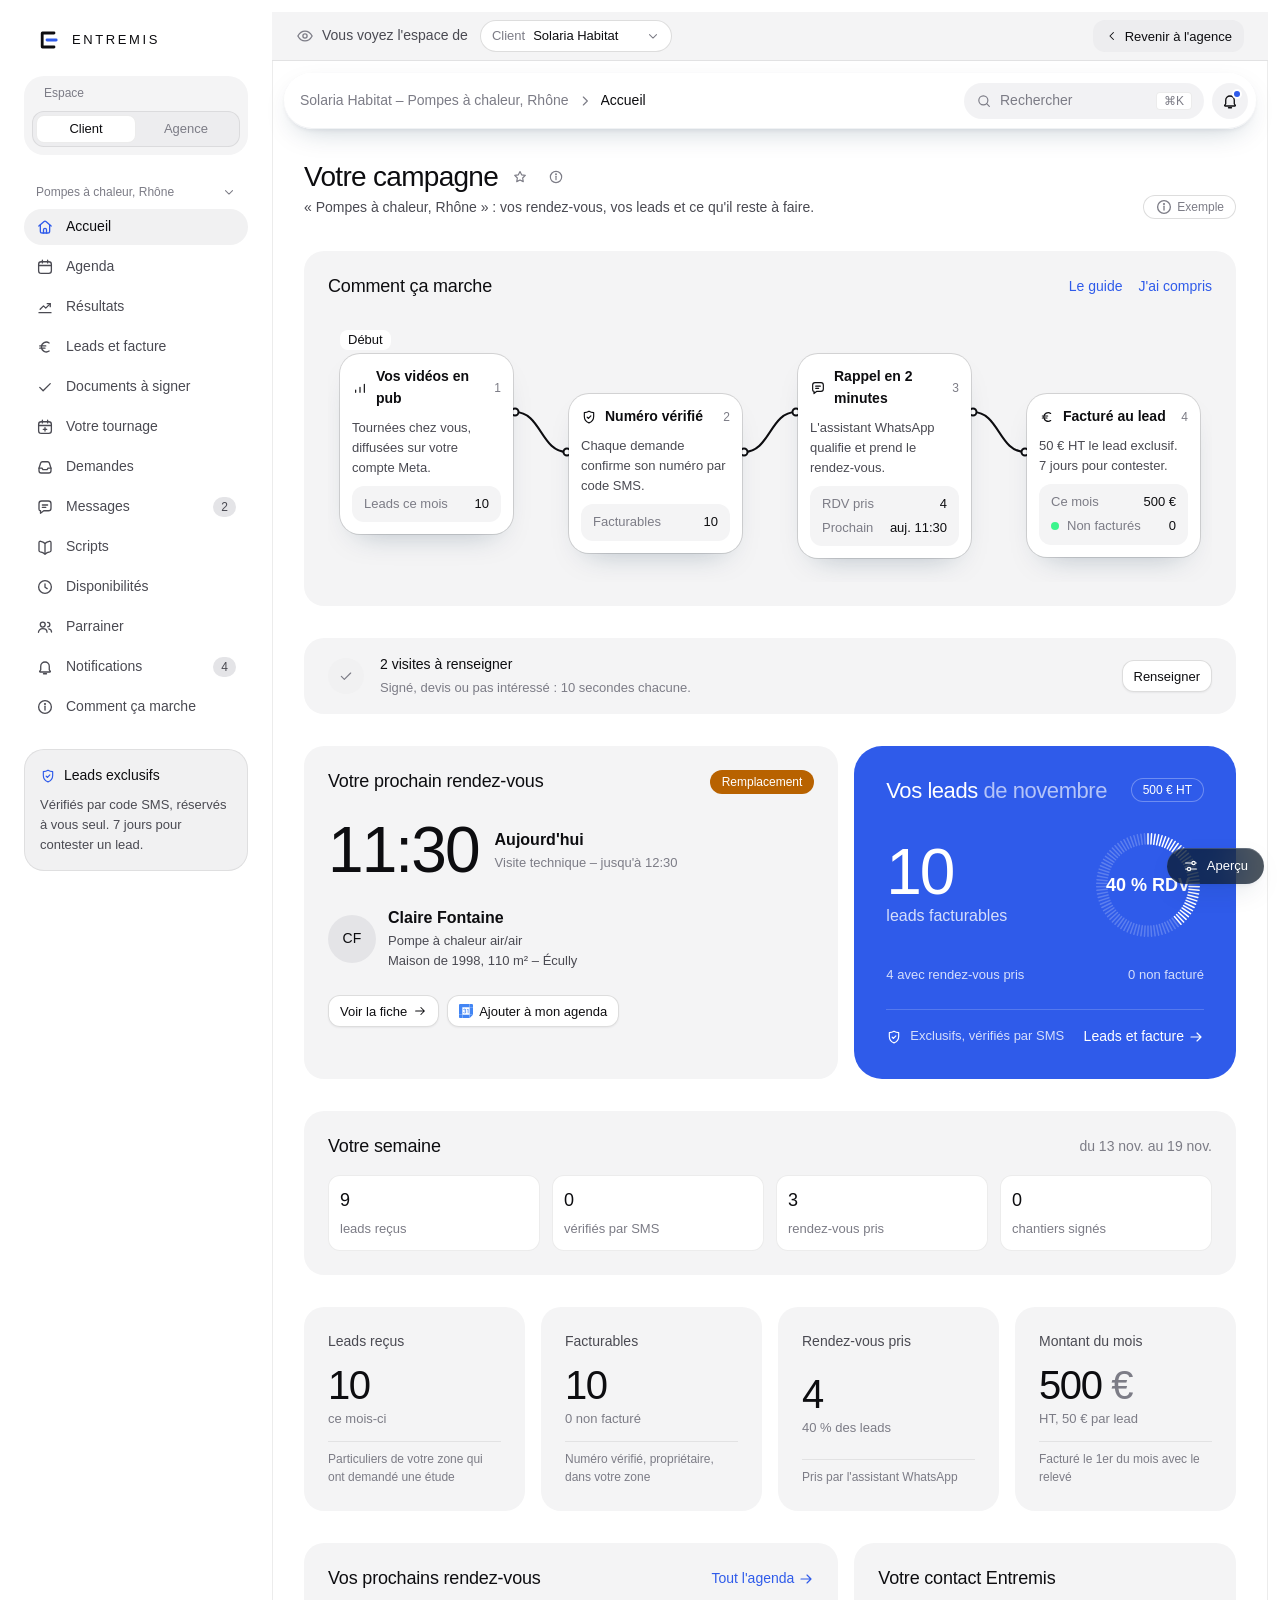
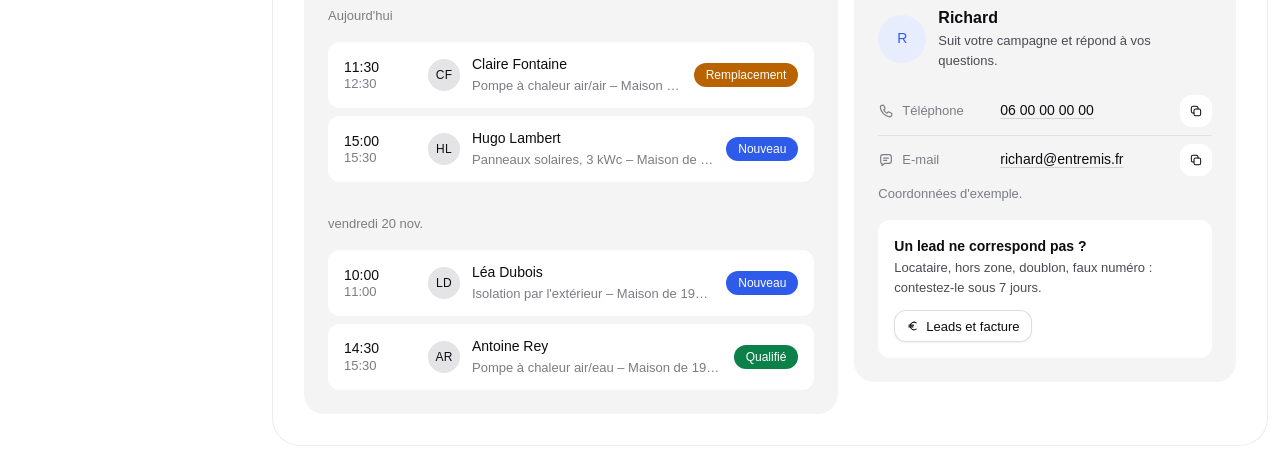
<file: index.html>
<!doctype html>
<html lang="fr" data-mode="light">
<head>
<meta charset="utf-8">
<!-- Le verrou du navigateur : la page ne lance que son propre code et les bibliothèques listées ici (27 nov. 2026) -->
<meta http-equiv="Content-Security-Policy" content="default-src 'self'; script-src 'self' https://cdn.jsdelivr.net https://cdnjs.cloudflare.com https://accounts.google.com; style-src 'self' 'unsafe-inline' https://fonts.googleapis.com https://accounts.google.com; font-src 'self' https://fonts.gstatic.com data:; img-src 'self' data: blob: https:; media-src 'self' blob: https:; connect-src 'self' https://cnhxrhyugghigkozfpde.supabase.co wss://cnhxrhyugghigkozfpde.supabase.co https://www.googleapis.com https://gmail.googleapis.com https://oauth2.googleapis.com https://accounts.google.com https://cdn.jsdelivr.net https://cdnjs.cloudflare.com; worker-src 'self' blob: https://cdnjs.cloudflare.com; frame-src https://accounts.google.com; object-src 'none'; base-uri 'self'; form-action 'self'">
<meta name="viewport" content="width=device-width, initial-scale=1, viewport-fit=cover">
<title>Entremis · Votre espace</title>
<meta name="description" content="Vos rendez-vous, vos demandes et vos résultats, au même endroit. Accès réservé aux clients et à l'équipe Entremis.">
<meta name="robots" content="noindex, nofollow">
<meta name="theme-color" content="#FFFFFF">
<!-- Icône sur fond blanc : on reconnaît l'app à côté du site (icône noire) -->
<link rel="icon" href="favicon.svg" type="image/svg+xml">
<link rel="icon" href="img/favicon-32.png" sizes="32x32" type="image/png">
<link rel="apple-touch-icon" href="img/apple-touch-icon.png">
<link rel="manifest" href="manifest.webmanifest">
<meta name="apple-mobile-web-app-title" content="Entremis">
<!-- Aperçu quand on partage le lien (WhatsApp, iMessage, mail, LinkedIn) -->
<meta property="og:type" content="website">
<meta property="og:locale" content="fr_FR">
<meta property="og:site_name" content="Entremis">
<meta property="og:title" content="Entremis · Votre espace">
<meta property="og:description" content="Vos rendez-vous, vos demandes et vos résultats, au même endroit. Accès réservé aux clients et à l'équipe Entremis.">
<meta property="og:url" content="https://entremisagency.github.io/entremis-app/">
<meta property="og:image" content="https://entremisagency.github.io/entremis-app/img/partage.jpg">
<meta property="og:image:type" content="image/jpeg">
<meta property="og:image:width" content="1200">
<meta property="og:image:height" content="630">
<meta property="og:image:alt" content="Un installateur pose un panneau solaire. À côté : Votre espace Entremis, vos rendez-vous, vos demandes et vos résultats, au même endroit.">
<meta name="twitter:card" content="summary_large_image">
<link rel="preconnect" href="https://fonts.googleapis.com">
<link rel="preconnect" href="https://fonts.gstatic.com" crossorigin>
<link rel="stylesheet" href="https://fonts.googleapis.com/css2?family=Inter+Tight:wght@300;400;500;600;700&family=Outfit:wght@400;500&display=swap">
<link rel="stylesheet" href="tokens.css?v=20261127-1608">
<link rel="stylesheet" href="app.css?v=20261127-1608">
</head>
<body>

<svg width="0" height="0" style="position:absolute" aria-hidden="true">
  <symbol id="logo-e" viewBox="0 0 120 120"><path fill="currentColor" d="M24 26a8 8 0 0 1 8-8h58a7 7 0 0 1 0 14H38v56h52a7 7 0 0 1 0 14H32a8 8 0 0 1-8-8Z"/><rect x="48" y="53" width="60" height="14" rx="7" style="fill:var(--color-logo-bar)"/></symbol>
  <symbol id="i-arrow" viewBox="0 0 24 24"><path d="M4.5 12h15M13.5 6l6 6-6 6"/></symbol>
  <symbol id="i-chev" viewBox="0 0 24 24"><path d="m9.5 6 6 6-6 6"/></symbol>
  <symbol id="i-back" viewBox="0 0 24 24"><path d="m14.5 6-6 6 6 6"/></symbol>
  <symbol id="i-check" viewBox="0 0 24 24"><path d="m5 12.5 4.5 4.5L19 7.5"/></symbol>
  <symbol id="i-shield" viewBox="0 0 24 24"><path d="M12 3.2c2.3 1.3 4.6 2 7 2.3v5.6c0 4.6-3 8.1-7 9.7-4-1.6-7-5.1-7-9.7V5.5c2.4-.3 4.7-1 7-2.3Z"/><path d="m9.2 12.2 2 2 3.6-3.8"/></symbol>
  <symbol id="i-cal" viewBox="0 0 24 24"><rect x="3.5" y="5" width="17" height="15.5" rx="3.5"/><path d="M3.5 10h17M8.5 3v3.5M15.5 3v3.5"/></symbol>
  <symbol id="i-home" viewBox="0 0 24 24"><path d="M3.8 10.6 10.4 4.9a2.4 2.4 0 0 1 3.2 0l6.6 5.7"/><path d="M5.8 9.2v8.3A2.5 2.5 0 0 0 8.3 20h7.4a2.5 2.5 0 0 0 2.5-2.5V9.2"/><path d="M10 20v-4.2a2 2 0 0 1 4 0V20"/></symbol>
  <symbol id="i-building" viewBox="0 0 24 24"><path d="M5 20.5V6.5A2.5 2.5 0 0 1 7.5 4h5A2.5 2.5 0 0 1 15 6.5v14M15 9.5h2.5A2.5 2.5 0 0 1 20 12v8.5M3 20.5h18M8.5 8h3M8.5 11.5h3M8.5 15h3"/></symbol>
  <symbol id="i-search" viewBox="0 0 24 24"><circle cx="11" cy="11" r="6.8"/><path d="m20 20-4-4"/></symbol>
  <symbol id="i-chat" viewBox="0 0 24 24"><path d="M4 7.5A3.5 3.5 0 0 1 7.5 4h9A3.5 3.5 0 0 1 20 7.5v6a3.5 3.5 0 0 1-3.5 3.5h-6.2L6 20.3V17h0a2 2 0 0 1-2-2Z"/><path d="M8.5 9.3h7M8.5 12.5h4.5"/></symbol>
  <symbol id="i-eye" viewBox="0 0 24 24"><path d="M2.5 12S6 5.5 12 5.5 21.5 12 21.5 12 18 18.5 12 18.5 2.5 12 2.5 12Z"/><circle cx="12" cy="12" r="2.8"/></symbol>
  <symbol id="i-eye-off" viewBox="0 0 24 24"><path d="M3.5 3.5l17 17M10.4 5.7c.5-.1 1-.2 1.6-.2 6 0 9.5 6.5 9.5 6.5a17 17 0 0 1-2.7 3.5M6.6 7.4C4 9.2 2.5 12 2.5 12S6 18.5 12 18.5c1.6 0 3-.4 4.3-1.1M10 10.1a2.8 2.8 0 0 0 3.9 3.9"/></symbol>
  <symbol id="i-logout" viewBox="0 0 24 24"><path d="M14 4.5h3.5a2 2 0 0 1 2 2v11a2 2 0 0 1-2 2H14M9.5 16.5 5 12l4.5-4.5M5 12h10"/></symbol>
  <symbol id="i-lock" viewBox="0 0 24 24"><rect x="5" y="10.5" width="14" height="9.5" rx="2.5"/><path d="M8.5 10.5V8a3.5 3.5 0 0 1 7 0v2.5"/></symbol>
  <symbol id="i-swap" viewBox="0 0 24 24"><path d="M5 8h13.5M15 4.5 18.5 8 15 11.5M19 16H5.5M9 12.5 5.5 16 9 19.5"/></symbol>
  <symbol id="i-plus" viewBox="0 0 24 24"><path d="M12 4.5v15M4.5 12h15"/></symbol>
  <symbol id="i-signal" viewBox="0 0 24 24"><path d="M5.5 18.5v-3.5M12 18.5V11M18.5 18.5v-12"/></symbol>
  <symbol id="i-user" viewBox="0 0 24 24"><circle cx="12" cy="8.3" r="3.8"/><path d="M5 19.3c0-3 3-5.1 7-5.1s7 2.1 7 5.1a1 1 0 0 1-1 1H6a1 1 0 0 1-1-1Z"/></symbol>
  <symbol id="i-clock" viewBox="0 0 24 24"><circle cx="12" cy="12" r="8.5"/><path d="M12 7.8v4.5l2.9 1.8"/></symbol>
  <symbol id="i-star" viewBox="0 0 24 24"><path d="m12 3.8 2.45 5 5.5.8-3.98 3.88.94 5.48L12 16.37l-4.91 2.59.94-5.48L4.05 9.6l5.5-.8Z" stroke-linejoin="round"/></symbol><symbol id="i-bell" viewBox="0 0 24 24"><path d="M6.3 15.8V11a5.7 5.7 0 0 1 11.4 0v4.8l1.3 1.6a.8.8 0 0 1-.6 1.3H5.6a.8.8 0 0 1-.6-1.3Z"/><path d="M10 21h4"/></symbol>
  <symbol id="i-download" viewBox="0 0 24 24"><path d="M12 4v10.5M7.5 10.5 12 15l4.5-4.5M4.5 15.5v1.5A3 3 0 0 0 7.5 20h9a3 3 0 0 0 3-3v-1.5"/></symbol>
  <symbol id="i-phone" viewBox="0 0 24 24"><path d="M8.6 3.8 10.4 7.6a1.5 1.5 0 0 1-.4 1.8l-1.3 1.1a10.6 10.6 0 0 0 4.8 4.8l1.1-1.3a1.5 1.5 0 0 1 1.8-.4l3.8 1.8c.6.3.9 1 .7 1.6l-.5 1.7a2.8 2.8 0 0 1-3 2C10.4 19.8 4.2 13.6 3.5 6.6a2.8 2.8 0 0 1 2-3l1.7-.5c.6-.2 1.3.1 1.6.7Z"/></symbol>
  <symbol id="i-info" viewBox="0 0 24 24"><circle cx="12" cy="12" r="8.5"/><path d="M12 11v5"/><circle cx="12" cy="8" r=".6" fill="currentColor"/></symbol>
  <symbol id="i-users" viewBox="0 0 24 24"><circle cx="9" cy="8.8" r="3.3"/><path d="M3.3 19c0-2.8 2.5-4.8 5.7-4.8s5.7 2 5.7 4.8"/><path d="M15.5 5.8a3 3 0 0 1 0 6M17 14.4c2.2.4 3.7 2 3.7 4.3"/></symbol>
  <symbol id="i-trash" viewBox="0 0 24 24"><path d="M4.5 7h15M9.5 7V5.5A1.5 1.5 0 0 1 11 4h2a1.5 1.5 0 0 1 1.5 1.5V7"/><path d="m6.5 7 .8 11a2.2 2.2 0 0 0 2.2 2h5a2.2 2.2 0 0 0 2.2-2l.8-11M10.3 11v5M13.7 11v5"/></symbol>
  <symbol id="i-alert" viewBox="0 0 24 24"><path d="M10.3 4.8a2 2 0 0 1 3.4 0l7 12.2a2 2 0 0 1-1.7 3H5a2 2 0 0 1-1.7-3Z"/><path d="M12 10v4"/><circle cx="12" cy="16.8" r=".6" fill="currentColor"/></symbol>
  <symbol id="i-chart" viewBox="0 0 24 24"><path d="M4 19.5h16"/><path d="M5.5 15 10 10.5l3 3L19 7.5"/><path d="M15 7.5h4v4"/></symbol>
  <symbol id="i-inbox" viewBox="0 0 24 24"><path d="M4 13.5 6.2 6.6A2.5 2.5 0 0 1 8.6 5h6.8a2.5 2.5 0 0 1 2.4 1.6l2.2 6.9V17a3 3 0 0 1-3 3H7a3 3 0 0 1-3-3Z"/><path d="M4 13.5h4l1.2 2h5.6l1.2-2h4"/></symbol>
  <symbol id="i-cal-plus" viewBox="0 0 24 24"><rect x="3.5" y="5" width="17" height="15.5" rx="3.5"/><path d="M3.5 10h17M8.5 3v3.5M15.5 3v3.5M12 12.8v4.6M9.7 15.1h4.6"/></symbol>
  <symbol id="i-euro" viewBox="0 0 24 24"><path d="M17.5 6.6A6.5 6.5 0 0 0 7.3 12a6.5 6.5 0 0 0 10.2 5.4M5 10.5h8M5 13.5h7"/></symbol>
  <symbol id="i-grid" viewBox="0 0 24 24"><rect x="4" y="4" width="6.6" height="6.6" rx="2.2"/><rect x="13.4" y="4" width="6.6" height="6.6" rx="2.2"/><rect x="4" y="13.4" width="6.6" height="6.6" rx="2.2"/><rect x="13.4" y="13.4" width="6.6" height="6.6" rx="2.2"/></symbol>
  <symbol id="i-arrow-up" viewBox="0 0 24 24"><path d="M12 19.5v-15M6 10.5l6-6 6 6"/></symbol>
  <symbol id="i-arrow-down" viewBox="0 0 24 24"><path d="M12 4.5v15M6 13.5l6 6 6-6"/></symbol>
  <!-- Logos officiels des marques (tracés Simple Icons, CC0 ; « G » Google en 4 couleurs). Couleurs de marque d'origine. -->
  <symbol id="b-google" viewBox="0 0 48 48"><path fill="#EA4335" d="M24 9.5c3.54 0 6.71 1.22 9.21 3.6l6.85-6.85C35.9 2.38 30.47 0 24 0 14.62 0 6.51 5.38 2.56 13.22l7.98 6.19C12.43 13.72 17.74 9.5 24 9.5z"/><path fill="#4285F4" d="M46.98 24.55c0-1.57-.15-3.09-.38-4.55H24v9.02h12.94c-.58 2.96-2.26 5.48-4.78 7.18l7.73 6c4.51-4.18 7.09-10.36 7.09-17.65z"/><path fill="#FBBC05" d="M10.53 28.59c-.48-1.45-.76-2.99-.76-4.59s.27-3.14.76-4.59l-7.98-6.19C.92 16.46 0 20.12 0 24c0 3.88.92 7.54 2.56 10.78l7.97-6.19z"/><path fill="#34A853" d="M24 48c6.48 0 11.93-2.13 15.89-5.81l-7.73-6c-2.15 1.45-4.92 2.3-8.16 2.3-6.26 0-11.57-4.22-13.47-9.91l-7.98 6.19C6.51 42.62 14.62 48 24 48z"/></symbol>
  <symbol id="b-meta" viewBox="0 0 24 24"><path fill="#0081FB" d="M6.915 4.03c-1.968 0-3.683 1.28-4.871 3.113C.704 9.208 0 11.883 0 14.449c0 .706.07 1.369.21 1.973a6.624 6.624 0 0 0 .265.86 5.297 5.297 0 0 0 .371.761c.696 1.159 1.818 1.927 3.593 1.927 1.497 0 2.633-.671 3.965-2.444.76-1.012 1.144-1.626 2.663-4.32l.756-1.339.186-.325c.061.1.121.196.183.3l2.152 3.595c.724 1.21 1.665 2.556 2.47 3.314 1.046.987 1.992 1.22 3.06 1.22 1.075 0 1.876-.355 2.455-.843a3.743 3.743 0 0 0 .81-.973c.542-.939.861-2.127.861-3.745 0-2.72-.681-5.357-2.084-7.45-1.282-1.912-2.957-2.93-4.716-2.93-1.047 0-2.088.467-3.053 1.308-.652.57-1.257 1.29-1.82 2.05-.69-.875-1.335-1.547-1.958-2.056-1.182-.966-2.315-1.303-3.454-1.303zm10.16 2.053c1.147 0 2.188.758 2.992 1.999 1.132 1.748 1.647 4.195 1.647 6.4 0 1.548-.368 2.9-1.839 2.9-.58 0-1.027-.23-1.664-1.004-.496-.601-1.343-1.878-2.832-4.358l-.617-1.028a44.908 44.908 0 0 0-1.255-1.98c.07-.109.141-.224.211-.327 1.12-1.667 2.118-2.602 3.358-2.602zm-10.201.553c1.265 0 2.058.791 2.675 1.446.307.327.737.871 1.234 1.579l-1.02 1.566c-.757 1.163-1.882 3.017-2.837 4.338-1.191 1.649-1.81 1.817-2.486 1.817-.524 0-1.038-.237-1.383-.794-.263-.426-.464-1.13-.464-2.046 0-2.221.63-4.535 1.66-6.088.454-.687.964-1.226 1.533-1.533a2.264 2.264 0 0 1 1.088-.285z"/></symbol>
  <symbol id="b-facebook" viewBox="0 0 24 24"><path fill="#0866FF" d="M9.101 23.691v-7.98H6.627v-3.667h2.474v-1.58c0-4.085 1.848-5.978 5.858-5.978.401 0 .955.042 1.468.103a8.68 8.68 0 0 1 1.141.195v3.325a8.623 8.623 0 0 0-.653-.036 26.805 26.805 0 0 0-.733-.009c-.707 0-1.259.096-1.675.309a1.686 1.686 0 0 0-.679.622c-.258.42-.374.995-.374 1.752v1.297h3.919l-.386 2.103-.287 1.564h-3.246v8.245C19.396 23.238 24 18.179 24 12.044c0-6.627-5.373-12-12-12s-12 5.373-12 12c0 5.628 3.874 10.35 9.101 11.647Z"/></symbol>
  <symbol id="b-linkedin" viewBox="0 0 24 24"><path fill="#0A66C2" d="M20.447 20.452h-3.554v-5.569c0-1.328-.027-3.037-1.852-3.037-1.853 0-2.136 1.445-2.136 2.939v5.667H9.351V9h3.414v1.561h.046c.477-.9 1.637-1.85 3.37-1.85 3.601 0 4.267 2.37 4.267 5.455v6.286zM5.337 7.433c-1.144 0-2.063-.926-2.063-2.065 0-1.138.92-2.063 2.063-2.063 1.14 0 2.064.925 2.064 2.063 0 1.139-.925 2.065-2.064 2.065zm1.782 13.019H3.555V9h3.564v11.452zM22.225 0H1.771C.792 0 0 .774 0 1.729v20.542C0 23.227.792 24 1.771 24h20.451C23.2 24 24 23.227 24 22.271V1.729C24 .774 23.2 0 22.222 0h.003z"/></symbol>
  <symbol id="b-googleads" viewBox="0 0 24 24"><path fill="#4285F4" d="M3.9998 22.9291C1.7908 22.9291 0 21.1383 0 18.9293s1.7908-3.9998 3.9998-3.9998 3.9998 1.7908 3.9998 3.9998-1.7908 3.9998-3.9998 3.9998zm19.4643-6.0004L15.4632 3.072C14.3586 1.1587 11.9121.5028 9.9988 1.6074S7.4295 5.1585 8.5341 7.0718l8.0009 13.8567c1.1046 1.9133 3.5511 2.5679 5.4644 1.4646 1.9134-1.1046 2.568-3.5511 1.4647-5.4644zM7.5137 4.8438L1.5645 15.1484A4.5 4.5 0 0 1 4 14.4297c2.5597-.0075 4.6248 2.1585 4.4941 4.7148l3.2168-5.5723-3.6094-6.25c-.4499-.7793-.6322-1.6394-.5878-2.4784z"/></symbol>
  <symbol id="b-gcal" viewBox="0 0 24 24"><path fill="#4285F4" d="M18.316 5.684H24v12.632h-5.684V5.684zM5.684 24h12.632v-5.684H5.684V24zM18.316 5.684V0H1.895A1.894 1.894 0 0 0 0 1.895v16.421h5.684V5.684h12.632zm-7.207 6.25v-.065c.272-.144.5-.349.687-.617s.279-.595.279-.982c0-.379-.099-.72-.3-1.025a2.05 2.05 0 0 0-.832-.714 2.703 2.703 0 0 0-1.197-.257c-.6 0-1.094.156-1.481.467-.386.311-.65.671-.793 1.078l1.085.452c.086-.249.224-.461.413-.633.189-.172.445-.257.767-.257.33 0 .602.088.816.264a.86.86 0 0 1 .322.703c0 .33-.12.589-.36.778-.24.19-.535.284-.886.284h-.567v1.085h.633c.407 0 .748.109 1.02.327.272.218.407.499.407.843 0 .336-.129.614-.387.832s-.565.327-.924.327c-.351 0-.651-.103-.897-.311-.248-.208-.422-.502-.521-.881l-1.096.452c.178.616.505 1.082.977 1.401.472.319.984.478 1.538.477a2.84 2.84 0 0 0 1.293-.291c.382-.193.684-.458.902-.794.218-.336.327-.72.327-1.149 0-.429-.115-.797-.344-1.105a2.067 2.067 0 0 0-.881-.689zm2.093-1.931l.602.913L15 10.045v5.744h1.187V8.446h-.827l-2.158 1.557zM22.105 0h-3.289v5.184H24V1.895A1.894 1.894 0 0 0 22.105 0zm-3.289 23.5l4.684-4.684h-4.684V23.5zM0 22.105C0 23.152.848 24 1.895 24h3.289v-5.184H0v3.289z"/></symbol>
  <symbol id="b-whatsapp" viewBox="0 0 24 24"><path fill="#25D366" d="M17.472 14.382c-.297-.149-1.758-.867-2.03-.967-.273-.099-.471-.148-.67.15-.197.297-.767.966-.94 1.164-.173.199-.347.223-.644.075-.297-.15-1.255-.463-2.39-1.475-.883-.788-1.48-1.761-1.653-2.059-.173-.297-.018-.458.13-.606.134-.133.298-.347.446-.52.149-.174.198-.298.298-.497.099-.198.05-.371-.025-.52-.075-.149-.669-1.612-.916-2.207-.242-.579-.487-.5-.669-.51-.173-.008-.371-.01-.57-.01-.198 0-.52.074-.792.372-.272.297-1.04 1.016-1.04 2.479 0 1.462 1.065 2.875 1.213 3.074.149.198 2.096 3.2 5.077 4.487.709.306 1.262.489 1.694.625.712.227 1.36.195 1.871.118.571-.085 1.758-.719 2.006-1.413.248-.694.248-1.289.173-1.413-.074-.124-.272-.198-.57-.347m-5.421 7.403h-.004a9.87 9.87 0 01-5.031-1.378l-.361-.214-3.741.982.998-3.648-.235-.374a9.86 9.86 0 01-1.51-5.26c.001-5.45 4.436-9.884 9.888-9.884 2.64 0 5.122 1.03 6.988 2.898a9.825 9.825 0 012.893 6.994c-.003 5.45-4.437 9.884-9.885 9.884m8.413-18.297A11.815 11.815 0 0012.05 0C5.495 0 .16 5.335.157 11.892c0 2.096.547 4.142 1.588 5.945L.057 24l6.305-1.654a11.882 11.882 0 005.683 1.448h.005c6.554 0 11.89-5.335 11.893-11.893a11.821 11.821 0 00-3.48-8.413Z"/></symbol>
  <symbol id="b-gmail" viewBox="0 0 24 24"><path fill="#EA4335" d="M24 5.457v13.909c0 .904-.732 1.636-1.636 1.636h-3.819V11.73L12 16.64l-6.545-4.91v9.273H1.636A1.636 1.636 0 0 1 0 19.366V5.457c0-2.023 2.309-3.178 3.927-1.964L5.455 4.64 12 9.548l6.545-4.91 1.528-1.145C21.69 2.28 24 3.434 24 5.457z"/></symbol>
  <symbol id="b-instagram" viewBox="0 0 24 24"><path fill="#FF0069" d="M7.0301.084c-1.2768.0602-2.1487.264-2.911.5634-.7888.3075-1.4575.72-2.1228 1.3877-.6652.6677-1.075 1.3368-1.3802 2.127-.2954.7638-.4956 1.6365-.552 2.914-.0564 1.2775-.0689 1.6882-.0626 4.947.0062 3.2586.0206 3.6671.0825 4.9473.061 1.2765.264 2.1482.5635 2.9107.308.7889.72 1.4573 1.388 2.1228.6679.6655 1.3365 1.0743 2.1285 1.38.7632.295 1.6361.4961 2.9134.552 1.2773.056 1.6884.069 4.9462.0627 3.2578-.0062 3.668-.0207 4.9478-.0814 1.28-.0607 2.147-.2652 2.9098-.5633.7889-.3086 1.4578-.72 2.1228-1.3881.665-.6682 1.0745-1.3378 1.3795-2.1284.2957-.7632.4966-1.636.552-2.9124.056-1.2809.0692-1.6898.063-4.948-.0063-3.2583-.021-3.6668-.0817-4.9465-.0607-1.2797-.264-2.1487-.5633-2.9117-.3084-.7889-.72-1.4568-1.3876-2.1228C21.2982 1.33 20.628.9208 19.8378.6165 19.074.321 18.2017.1197 16.9244.0645 15.6471.0093 15.236-.005 11.977.0014 8.718.0076 8.31.0215 7.0301.0839m.1402 21.6932c-1.17-.0509-1.8053-.2453-2.2287-.408-.5606-.216-.96-.4771-1.3819-.895-.422-.4178-.6811-.8186-.9-1.378-.1644-.4234-.3624-1.058-.4171-2.228-.0595-1.2645-.072-1.6442-.079-4.848-.007-3.2037.0053-3.583.0607-4.848.05-1.169.2456-1.805.408-2.2282.216-.5613.4762-.96.895-1.3816.4188-.4217.8184-.6814 1.3783-.9003.423-.1651 1.0575-.3614 2.227-.4171 1.2655-.06 1.6447-.072 4.848-.079 3.2033-.007 3.5835.005 4.8495.0608 1.169.0508 1.8053.2445 2.228.408.5608.216.96.4754 1.3816.895.4217.4194.6816.8176.9005 1.3787.1653.4217.3617 1.056.4169 2.2263.0602 1.2655.0739 1.645.0796 4.848.0058 3.203-.0055 3.5834-.061 4.848-.051 1.17-.245 1.8055-.408 2.2294-.216.5604-.4763.96-.8954 1.3814-.419.4215-.8181.6811-1.3783.9-.4224.1649-1.0577.3617-2.2262.4174-1.2656.0595-1.6448.072-4.8493.079-3.2045.007-3.5825-.006-4.848-.0608M16.953 5.5864A1.44 1.44 0 1 0 18.39 4.144a1.44 1.44 0 0 0-1.437 1.4424M5.8385 12.012c.0067 3.4032 2.7706 6.1557 6.173 6.1493 3.4026-.0065 6.157-2.7701 6.1506-6.1733-.0065-3.4032-2.771-6.1565-6.174-6.1498-3.403.0067-6.156 2.771-6.1496 6.1738M8 12.0077a4 4 0 1 1 4.008 3.9921A3.9996 3.9996 0 0 1 8 12.0077"/></symbol>
  <symbol id="b-drive" viewBox="0 0 24 24"><path fill="#4285F4" d="M12.01 1.485c-2.082 0-3.754.02-3.743.047.01.02 1.708 3.001 3.774 6.62l3.76 6.574h3.76c2.081 0 3.753-.02 3.742-.047-.005-.02-1.708-3.001-3.775-6.62l-3.76-6.574zm-4.76 1.73a789.828 789.861 0 0 0-3.63 6.319L0 15.868l1.89 3.298 1.885 3.297 3.62-6.335 3.618-6.33-1.88-3.287C8.1 4.704 7.255 3.22 7.25 3.214zm2.259 12.653-.203.348c-.114.198-.96 1.672-1.88 3.287a423.93 423.948 0 0 1-1.698 2.97c-.01.026 3.24.042 7.222.042h7.244l1.796-3.157c.992-1.734 1.85-3.23 1.906-3.323l.104-.167h-7.249z"/></symbol>
  <symbol id="b-dropbox" viewBox="0 0 24 24"><path fill="#0061FF" d="M6 1.807L0 5.629l6 3.822 6.001-3.822L6 1.807zM18 1.807l-6 3.822 6 3.822 6-3.822-6-3.822zM0 13.274l6 3.822 6.001-3.822L6 9.452l-6 3.822zM18 9.452l-6 3.822 6 3.822 6-3.822-6-3.822zM6 18.371l6.001 3.822 6-3.822-6-3.822L6 18.371z"/></symbol>
  <symbol id="b-wetransfer" viewBox="0 0 24 24"><path fill="#409FFF" d="M13.855 11.891c0-3.382 2.4-5.4 5.51-5.4C22.145 6.491 24 7.91 24 9.873c0 1.855-1.582 3.055-3.328 3.055-.982 0-1.69-.164-2.182-.546-.163-.164-.272-.109-.272.055 0 .709.272 1.254.709 1.745.382.382 1.09.655 1.745.655.71 0 1.31-.164 1.855-.437.545-.272.982-.163 1.254.273.328.49-.109 1.145-.49 1.582-.71.763-2.073 1.309-3.819 1.309-3.545-.11-5.618-2.51-5.618-5.673zm-7.254 2.237c.327 0 .545.163.763.545l.982 1.582c.382.6.709 1.036 1.418 1.036.71 0 1.091-.273 1.418-1.09a21.11 21.11 0 001.31-3.873c.49-1.855.709-2.946.709-3.873s-.273-1.473-1.31-1.637c-1.363-.272-3.272-.381-5.29-.381-2.019 0-3.928.109-5.291.327C.273 6.982 0 7.528 0 8.454c0 .928.219 2.019.655 3.874a28.714 28.714 0 001.31 3.872c.381.818.708 1.091 1.417 1.091.71 0 1.037-.436 1.419-1.036l.981-1.582c.273-.327.491-.545.819-.545z"/></symbol>
  <symbol id="b-claude" viewBox="0 0 24 24"><path fill="#D97757" d="m4.7144 15.9555 4.7174-2.6471.079-.2307-.079-.1275h-.2307l-.7893-.0486-2.6956-.0729-2.3375-.0971-2.2646-.1214-.5707-.1215-.5343-.7042.0546-.3522.4797-.3218.686.0608 1.5179.1032 2.2767.1578 1.6514.0972 2.4468.255h.3886l.0546-.1579-.1336-.0971-.1032-.0972L6.973 9.8356l-2.55-1.6879-1.3356-.9714-.7225-.4918-.3643-.4614-.1578-1.0078.6557-.7225.8803.0607.2246.0607.8925.686 1.9064 1.4754 2.4893 1.8336.3643.3035.1457-.1032.0182-.0728-.164-.2733-1.3539-2.4467-1.445-2.4893-.6435-1.032-.17-.6194c-.0607-.255-.1032-.4674-.1032-.7285L6.287.1335 6.6997 0l.9957.1336.419.3642.6192 1.4147 1.0018 2.2282 1.5543 3.0296.4553.8985.2429.8318.091.255h.1579v-.1457l.1275-1.706.2368-2.0947.2307-2.6957.0789-.7589.3764-.9107.7468-.4918.5828.2793.4797.686-.0668.4433-.2853 1.8517-.5586 2.9021-.3643 1.9429h.2125l.2429-.2429.9835-1.3053 1.6514-2.0643.7286-.8196.85-.9046.5464-.4311h1.0321l.759 1.1293-.34 1.1657-1.0625 1.3478-.8804 1.1414-1.2628 1.7-.7893 1.36.0729.1093.1882-.0183 2.8535-.607 1.5421-.2794 1.8396-.3157.8318.3886.091.3946-.3278.8075-1.967.4857-2.3072.4614-3.4364.8136-.0425.0304.0486.0607 1.5482.1457.6618.0364h1.621l3.0175.2247.7892.522.4736.6376-.079.4857-1.2142.6193-1.6393-.3886-3.825-.9107-1.3113-.3279h-.1822v.1093l1.0929 1.0686 2.0035 1.8092 2.5075 2.3314.1275.5768-.3218.4554-.34-.0486-2.2039-1.6575-.85-.7468-1.9246-1.621h-.1275v.17l.4432.6496 2.3436 3.5214.1214 1.0807-.17.3521-.6071.2125-.6679-.1214-1.3721-1.9246L14.38 17.959l-1.1414-1.9428-.1397.079-.674 7.2552-.3156.3703-.7286.2793-.6071-.4614-.3218-.7468.3218-1.4753.3886-1.9246.3157-1.53.2853-1.9004.17-.6314-.0121-.0425-.1397.0182-1.4328 1.9672-2.1796 2.9446-1.7243 1.8456-.4128.164-.7164-.3704.0667-.6618.4008-.5889 2.386-3.0357 1.4389-1.882.929-1.0868-.0062-.1579h-.0546l-6.3385 4.1164-1.1293.1457-.4857-.4554.0608-.7467.2307-.2429 1.9064-1.3114Z"/></symbol>
  <symbol id="b-openai" viewBox="0 0 24 24"><path fill="currentColor" d="M22.2819 9.8211a5.9847 5.9847 0 0 0-.5157-4.9108 6.0462 6.0462 0 0 0-6.5098-2.9A6.0651 6.0651 0 0 0 4.9807 4.1818a5.9847 5.9847 0 0 0-3.9977 2.9 6.0462 6.0462 0 0 0 .7427 7.0966 5.98 5.98 0 0 0 .511 4.9107 6.051 6.051 0 0 0 6.5146 2.9001A5.9847 5.9847 0 0 0 13.2599 24a6.0557 6.0557 0 0 0 5.7718-4.2058 5.9894 5.9894 0 0 0 3.9977-2.9001 6.0557 6.0557 0 0 0-.7475-7.0729zm-9.022 12.6081a4.4755 4.4755 0 0 1-2.8764-1.0408l.1419-.0804 4.7783-2.7582a.7948.7948 0 0 0 .3927-.6813v-6.7369l2.02 1.1686a.071.071 0 0 1 .038.052v5.5826a4.504 4.504 0 0 1-4.4945 4.4944zm-9.6607-4.1254a4.4708 4.4708 0 0 1-.5346-3.0137l.142.0852 4.783 2.7582a.7712.7712 0 0 0 .7806 0l5.8428-3.3685v2.3324a.0804.0804 0 0 1-.0332.0615L9.74 19.9502a4.4992 4.4992 0 0 1-6.1408-1.6464zM2.3408 7.8956a4.485 4.485 0 0 1 2.3655-1.9728V11.6a.7664.7664 0 0 0 .3879.6765l5.8144 3.3543-2.0201 1.1685a.0757.0757 0 0 1-.071 0l-4.8303-2.7865A4.504 4.504 0 0 1 2.3408 7.872zm16.5963 3.8558L13.1038 8.364 15.1192 7.2a.0757.0757 0 0 1 .071 0l4.8303 2.7913a4.4944 4.4944 0 0 1-.6765 8.1042v-5.6772a.79.79 0 0 0-.407-.667zm2.0107-3.0231l-.142-.0852-4.7735-2.7818a.7759.7759 0 0 0-.7854 0L9.409 9.2297V6.8974a.0662.0662 0 0 1 .0284-.0615l4.8303-2.7866a4.4992 4.4992 0 0 1 6.6802 4.66zM8.3065 12.863l-2.02-1.1638a.0804.0804 0 0 1-.038-.0567V6.0742a4.4992 4.4992 0 0 1 7.3757-3.4537l-.142.0805L8.704 5.459a.7948.7948 0 0 0-.3927.6813zm1.0976-2.3654l2.602-1.4998 2.6069 1.4998v2.9994l-2.5974 1.4997-2.6067-1.4997Z"/></symbol>
  <symbol id="b-telegram" viewBox="0 0 24 24"><path fill="#26A5E4" d="M11.944 0A12 12 0 0 0 0 12a12 12 0 0 0 12 12 12 12 0 0 0 12-12A12 12 0 0 0 12 0a12 12 0 0 0-.056 0zm4.962 7.224c.1-.002.321.023.465.14a.506.506 0 0 1 .171.325c.016.093.036.306.02.472-.18 1.898-.962 6.502-1.36 8.627-.168.9-.499 1.201-.82 1.23-.696.065-1.225-.46-1.9-.902-1.056-.693-1.653-1.124-2.678-1.8-1.185-.78-.417-1.21.258-1.91.177-.184 3.247-2.977 3.307-3.23.007-.032.014-.15-.056-.212s-.174-.041-.249-.024c-.106.024-1.793 1.14-5.061 3.345-.48.33-.913.49-1.302.48-.428-.008-1.252-.241-1.865-.44-.752-.245-1.349-.374-1.297-.789.027-.216.325-.437.893-.663 3.498-1.524 5.83-2.529 6.998-3.014 3.332-1.386 4.025-1.627 4.476-1.635z"/></symbol>
  <symbol id="b-slack" viewBox="0 0 24 24"><path fill="#4A154B" d="M5.042 15.165a2.528 2.528 0 0 1-2.52 2.523A2.528 2.528 0 0 1 0 15.165a2.527 2.527 0 0 1 2.522-2.52h2.52v2.52zM6.313 15.165a2.527 2.527 0 0 1 2.521-2.52 2.527 2.527 0 0 1 2.521 2.52v6.313A2.528 2.528 0 0 1 8.834 24a2.528 2.528 0 0 1-2.521-2.522v-6.313zM8.834 5.042a2.528 2.528 0 0 1-2.521-2.52A2.528 2.528 0 0 1 8.834 0a2.528 2.528 0 0 1 2.521 2.522v2.52H8.834zM8.834 6.313a2.528 2.528 0 0 1 2.521 2.521 2.528 2.528 0 0 1-2.521 2.521H2.522A2.528 2.528 0 0 1 0 8.834a2.528 2.528 0 0 1 2.522-2.521h6.312zM18.956 8.834a2.528 2.528 0 0 1 2.522-2.521A2.528 2.528 0 0 1 24 8.834a2.528 2.528 0 0 1-2.522 2.521h-2.522V8.834zM17.688 8.834a2.528 2.528 0 0 1-2.523 2.521 2.527 2.527 0 0 1-2.52-2.521V2.522A2.527 2.527 0 0 1 15.165 0a2.528 2.528 0 0 1 2.523 2.522v6.312zM15.165 18.956a2.528 2.528 0 0 1 2.523 2.522A2.528 2.528 0 0 1 15.165 24a2.527 2.527 0 0 1-2.52-2.522v-2.522h2.52zM15.165 17.688a2.527 2.527 0 0 1-2.52-2.523 2.526 2.526 0 0 1 2.52-2.52h6.313A2.527 2.527 0 0 1 24 15.165a2.528 2.528 0 0 1-2.522 2.523h-6.313z"/></symbol>
  <symbol id="b-make" viewBox="0 0 24 24"><path fill="#6D00CC" d="M13.38 3.498c-.27 0-.511.19-.566.465L9.85 18.986a.578.578 0 0 0 .453.678l4.095.826a.58.58 0 0 0 .682-.455l2.963-15.021a.578.578 0 0 0-.453-.678l-4.096-.826a.589.589 0 0 0-.113-.012zm-5.876.098a.576.576 0 0 0-.516.318L.062 17.697a.575.575 0 0 0 .256.774l3.733 1.877a.578.578 0 0 0 .775-.258l6.926-13.781a.577.577 0 0 0-.256-.776L7.762 3.658a.571.571 0 0 0-.258-.062zm11.74.115a.576.576 0 0 0-.576.576v15.426c0 .318.258.578.576.578h4.178a.58.58 0 0 0 .578-.578V4.287a.578.578 0 0 0-.578-.576Z"/></symbol>
  <symbol id="b-n8n" viewBox="0 0 24 24"><path fill="#EA4B71" d="M21.4737 5.6842c-1.1772 0-2.1663.8051-2.4468 1.8947h-2.8955c-1.235 0-2.289.893-2.492 2.111l-.1038.623a1.263 1.263 0 0 1-1.246 1.0555H11.289c-.2805-1.0896-1.2696-1.8947-2.4468-1.8947s-2.1663.8051-2.4467 1.8947H4.973c-.2805-1.0896-1.2696-1.8947-2.4468-1.8947C1.1311 9.4737 0 10.6047 0 12s1.131 2.5263 2.5263 2.5263c1.1772 0 2.1663-.8051 2.4468-1.8947h1.4223c.2804 1.0896 1.2696 1.8947 2.4467 1.8947 1.1772 0 2.1663-.8051 2.4468-1.8947h1.0008a1.263 1.263 0 0 1 1.2459 1.0555l.1038.623c.203 1.218 1.257 2.111 2.492 2.111h.3692c.2804 1.0895 1.2696 1.8947 2.4468 1.8947 1.3952 0 2.5263-1.131 2.5263-2.5263s-1.131-2.5263-2.5263-2.5263c-1.1772 0-2.1664.805-2.4468 1.8947h-.3692a1.263 1.263 0 0 1-1.246-1.0555l-.1037-.623A2.52 2.52 0 0 0 13.9607 12a2.52 2.52 0 0 0 .821-1.4794l.1038-.623a1.263 1.263 0 0 1 1.2459-1.0555h2.8955c.2805 1.0896 1.2696 1.8947 2.4468 1.8947 1.3952 0 2.5263-1.131 2.5263-2.5263s-1.131-2.5263-2.5263-2.5263m0 1.2632a1.263 1.263 0 0 1 1.2631 1.2631 1.263 1.263 0 0 1-1.2631 1.2632 1.263 1.263 0 0 1-1.2632-1.2632 1.263 1.263 0 0 1 1.2632-1.2631M2.5263 10.7368A1.263 1.263 0 0 1 3.7895 12a1.263 1.263 0 0 1-1.2632 1.2632A1.263 1.263 0 0 1 1.2632 12a1.263 1.263 0 0 1 1.2631-1.2632m6.3158 0A1.263 1.263 0 0 1 10.1053 12a1.263 1.263 0 0 1-1.2632 1.2632A1.263 1.263 0 0 1 7.579 12a1.263 1.263 0 0 1 1.2632-1.2632m10.1053 3.7895a1.263 1.263 0 0 1 1.2631 1.2632 1.263 1.263 0 0 1-1.2631 1.2631 1.263 1.263 0 0 1-1.2632-1.2631 1.263 1.263 0 0 1 1.2632-1.2632"/></symbol>
  <symbol id="b-supabase" viewBox="0 0 24 24"><path fill="#3FCF8E" d="M11.9 1.036c-.015-.986-1.26-1.41-1.874-.637L.764 12.05C-.33 13.427.65 15.455 2.409 15.455h9.579l.113 7.51c.014.985 1.259 1.408 1.873.636l9.262-11.653c1.093-1.375.113-3.403-1.645-3.403h-9.642z"/></symbol>
  <symbol id="b-github" viewBox="0 0 24 24"><path fill="currentColor" d="M12 .297c-6.63 0-12 5.373-12 12 0 5.303 3.438 9.8 8.205 11.385.6.113.82-.258.82-.577 0-.285-.01-1.04-.015-2.04-3.338.724-4.042-1.61-4.042-1.61C4.422 18.07 3.633 17.7 3.633 17.7c-1.087-.744.084-.729.084-.729 1.205.084 1.838 1.236 1.838 1.236 1.07 1.835 2.809 1.305 3.495.998.108-.776.417-1.305.76-1.605-2.665-.3-5.466-1.332-5.466-5.93 0-1.31.465-2.38 1.235-3.22-.135-.303-.54-1.523.105-3.176 0 0 1.005-.322 3.3 1.23.96-.267 1.98-.399 3-.405 1.02.006 2.04.138 3 .405 2.28-1.552 3.285-1.23 3.285-1.23.645 1.653.24 2.873.12 3.176.765.84 1.23 1.91 1.23 3.22 0 4.61-2.805 5.625-5.475 5.92.42.36.81 1.096.81 2.22 0 1.606-.015 2.896-.015 3.286 0 .315.21.69.825.57C20.565 22.092 24 17.592 24 12.297c0-6.627-5.373-12-12-12"/></symbol>
  <symbol id="b-brevo" viewBox="0 0 24 24"><path fill="#0B996E" d="M12 0A12 12 0 0 0 0 12a12 12 0 0 0 12 12 12 12 0 0 0 12-12A12 12 0 0 0 12 0zM7.2 4.8h5.747c2.34 0 3.895 1.406 3.895 3.516 0 1.022-.348 1.862-1.09 2.588C17.189 11.812 18 13.22 18 14.785c0 2.86-2.64 5.016-6.164 5.016H7.199v-15zm2.085 1.952v5.537h.07c.233-.432.858-.796 2.249-1.226 2.039-.659 3.037-1.52 3.037-2.655 0-.998-.766-1.656-1.924-1.656H9.285zm4.87 5.266c-.766.385-1.67.748-2.76 1.11-1.229.387-2.11 1.386-2.11 2.407v2.315h2.365c2.387 0 4.149-1.34 4.149-3.155 0-1.067-.625-2.087-1.645-2.677z"/></symbol>
  <symbol id="b-tiktok" viewBox="0 0 24 24"><path fill="currentColor" d="M12.525.02c1.31-.02 2.61-.01 3.91-.02.08 1.53.63 3.09 1.75 4.17 1.12 1.11 2.7 1.62 4.24 1.79v4.03c-1.44-.05-2.89-.35-4.2-.97-.57-.26-1.1-.59-1.62-.93-.01 2.92.01 5.84-.02 8.75-.08 1.4-.54 2.79-1.35 3.94-1.31 1.92-3.58 3.17-5.91 3.21-1.43.08-2.86-.31-4.08-1.03-2.02-1.19-3.44-3.37-3.65-5.71-.02-.5-.03-1-.01-1.49.18-1.9 1.12-3.72 2.58-4.96 1.66-1.44 3.98-2.13 6.15-1.72.02 1.48-.04 2.96-.04 4.44-.99-.32-2.15-.23-3.02.37-.63.41-1.11 1.04-1.36 1.75-.21.51-.15 1.07-.14 1.61.24 1.64 1.82 3.02 3.5 2.87 1.12-.01 2.19-.66 2.77-1.61.19-.33.4-.67.41-1.06.1-1.79.06-3.57.07-5.36.01-4.03-.01-8.05.02-12.07z"/></symbol>
  <symbol id="b-youtube" viewBox="0 0 24 24"><path fill="#FF0000" d="M23.498 6.186a3.016 3.016 0 0 0-2.122-2.136C19.505 3.545 12 3.545 12 3.545s-7.505 0-9.377.505A3.017 3.017 0 0 0 .502 6.186C0 8.07 0 12 0 12s0 3.93.502 5.814a3.016 3.016 0 0 0 2.122 2.136c1.871.505 9.376.505 9.376.505s7.505 0 9.377-.505a3.015 3.015 0 0 0 2.122-2.136C24 15.93 24 12 24 12s0-3.93-.502-5.814zM9.545 15.568V8.432L15.818 12l-6.273 3.568z"/></symbol>
  <symbol id="i-gauge" viewBox="0 0 24 24"><path d="M4.6 17.5a8.5 8.5 0 1 1 14.8 0"/><path d="m12 13.5 3.3-3.8"/><circle cx="12" cy="13.8" r="1.3"/></symbol>
  <symbol id="i-copy" viewBox="0 0 24 24"><rect x="8.5" y="8.5" width="11.5" height="11.5" rx="3"/><path d="M15.5 8.5V7a3 3 0 0 0-3-3H7a3 3 0 0 0-3 3v5.5a3 3 0 0 0 3 3h1.5"/></symbol>
  <symbol id="i-pin" viewBox="0 0 24 24"><path d="M12 20.8c-3.5-3-6.8-6.7-6.8-10.6a6.8 6.8 0 0 1 13.6 0c0 3.9-3.3 7.6-6.8 10.6Z"/><circle cx="12" cy="10.2" r="2.4"/></symbol>
  <symbol id="i-book" viewBox="0 0 24 24"><path d="M4 6.2C4 5 5 4.2 6.2 4.4c2.3.4 4.2 1.3 5.8 2.8 1.6-1.5 3.5-2.4 5.8-2.8C19 4.2 20 5 20 6.2v10.6c0 .9-.7 1.6-1.6 1.8-2.4.4-4.5 1.3-6.4 2.9-1.9-1.6-4-2.5-6.4-2.9-.9-.2-1.6-.9-1.6-1.8Z"/><path d="M12 7.2V21"/></symbol>
  <symbol id="i-mail" viewBox="0 0 24 24"><rect x="3.5" y="5.5" width="17" height="13" rx="2.5"/><path d="M4.5 7.5l7.5 5.5 7.5-5.5"/></symbol>
  <symbol id="i-share" viewBox="0 0 24 24"><path d="M12 14.5V4M8.5 7.5L12 4l3.5 3.5"/><path d="M7.5 11H7a2 2 0 0 0-2 2v5a2 2 0 0 0 2 2h10a2 2 0 0 0 2-2v-5a2 2 0 0 0-2-2h-.5"/></symbol>
  <symbol id="i-wa" viewBox="0 0 24 24"><path d="M4.5 19.5l1.2-3.6A7.8 7.8 0 1 1 8.6 18.6z"/><path d="M9.3 9.2c.3 1.9 1.8 3.6 3.9 4.4l1-1 1.6.7-.4 1.4c-3 .2-6.4-2.7-6.9-5.9l1.3-.6.8 1.5z"/></symbol>
  <symbol id="i-tool" viewBox="0 0 24 24"><path d="M14.7 6.3a1 1 0 0 0 0 1.4l1.6 1.6a1 1 0 0 0 1.4 0l3.77-3.77a6 6 0 0 1-7.94 7.94l-6.91 6.91a2.12 2.12 0 0 1-3-3l6.91-6.91a6 6 0 0 1 7.94-7.94l-3.76 3.76z"/></symbol>
  <symbol id="i-sliders" viewBox="0 0 24 24"><path d="M4 7.5h9M18.5 7.5H20M4 16.5h2.5M11.5 16.5H20"/><circle cx="15.8" cy="7.5" r="2.5"/><circle cx="9" cy="16.5" r="2.5"/></symbol>
</svg>

<div id="root">
<!-- En-tête mobile -->
<header class="m-head">
  <div id="m-left"></div>
  <button class="icon-btn m-search" type="button" data-sp-open aria-label="Rechercher"><svg class="icon" aria-hidden="true"><use href="#i-search"/></svg></button>
  <a class="icon-btn bell" href="#notifications" aria-label="Notifications"><svg class="icon" aria-hidden="true"><use href="#i-bell"/></svg><span class="dot"></span></a>
  <a class="av" id="m-avatar" href="#reglages" aria-label="Réglages">JA</a>
</header>

<div class="app">
  <aside class="side" aria-label="Menu">
    <a class="logo" href="#accueil" aria-label="Entremis, accueil"><svg aria-hidden="true"><use href="#logo-e"/></svg><span>ENTREMIS</span></a>
    <div class="camp">
      <p class="camp-label">Espace</p>
      <div class="seg" id="space" role="group" aria-label="Espace"></div>
    </div>
    <nav class="menu" id="menu" aria-label="Écrans"></nav>
    <div class="side-foot">
      <div class="promise client-only">
        <b><svg class="icon" aria-hidden="true"><use href="#i-shield"/></svg>Leads exclusifs</b>
        <span id="promise-text">Vérifiés par code SMS, réservés à vous seul. 7 jours pour contester un lead.</span>
      </div>
      <a class="account" id="account" href="#reglages"></a>
      <div id="side-out"></div>
    </div>
  </aside>

  <main class="panel">
    <div class="as-bar" id="as-bar" role="region" aria-label="Vue client" hidden></div>
    <header class="top">
      <nav class="crumbs" id="crumbs" aria-label="Fil d'Ariane"></nav>
      <div class="top-right">
        <button class="search" type="button" data-sp-open aria-label="Rechercher (⌘K)"><svg class="icon" aria-hidden="true"><use href="#i-search"/></svg><span>Rechercher</span><kbd>⌘K</kbd></button>
        <a class="icon-btn bell" href="#notifications" aria-label="Notifications"><svg class="icon" aria-hidden="true"><use href="#i-bell"/></svg><span class="dot"></span></a>
      </div>
    </header>
    <div class="view" id="view"></div>
  </main>
</div>

<nav class="tabbar" id="tabbar" aria-label="Écrans"></nav>

<div class="toast" id="toast" role="status" aria-live="polite"></div>

</div>

<div class="tweak">
  <div class="tweak-box" id="tweak-box" hidden></div>
  <button class="tweak-toggle" type="button" data-act="tweak" aria-expanded="false"><svg class="icon" aria-hidden="true"><use href="#i-sliders"/></svg>Aperçu</button>
</div>

<script src="data.js?v=20261127-1608"></script>
<script src="cloud.js?v=20261127-1608"></script>
<script src="team.js?v=20261127-1608"></script>
<script src="gcal.js?v=20261127-1608"></script>
<script src="ops.js?v=20261127-1608"></script>
<script src="live.js?v=20261127-1608"></script>
<script src="metrics.js?v=20261127-1608"></script>
<script src="fiche.js?v=20261127-1608"></script>
<script src="scripts.js?v=20261127-1608"></script>
<script src="leads.js?v=20261127-1608"></script>
<script src="gen.js?v=20261127-1608"></script>
<script src="calc.js?v=20261127-1608"></script>
<script src="machine.js?v=20261127-1608"></script>
<script src="pilotage.js?v=20261127-1608"></script>
<script src="legal.js?v=20261127-1608"></script>
<script src="crm.js?v=20261127-1608"></script>
<script src="bilan.js?v=20261127-1608"></script>
<script src="sign.js?v=20261127-1608"></script>
<script src="videos.js?v=20261127-1608"></script>
<script src="studio.js?v=20261127-1608"></script>
<script src="tournage.js?v=20261127-1608"></script>
<script src="setter.js?v=20261127-1608"></script>
<script src="mois.js?v=20261127-1608"></script>
<script src="search.js?v=20261127-1608"></script>
<script src="guide.js?v=20261127-1608"></script>
<script src="process.js?v=20261127-1608"></script>
<script src="chat.js?v=20261127-1608"></script>
<script src="sectors.js?v=20261127-1608"></script>
<script src="pickers.js?v=20261127-1608"></script>
<script src="settings.js?v=20261127-1608"></script>
<script src="client-plus.js?v=20261127-1608"></script>
<script src="growth.js?v=20261127-1608"></script>
<script src="access.js?v=20261127-1608"></script>
<script src="help.js?v=20261127-1608"></script>
<script src="update.js?v=20261127-1608"></script>
<script src="app.js?v=20261127-1608"></script>
</body>
</html>
</file>
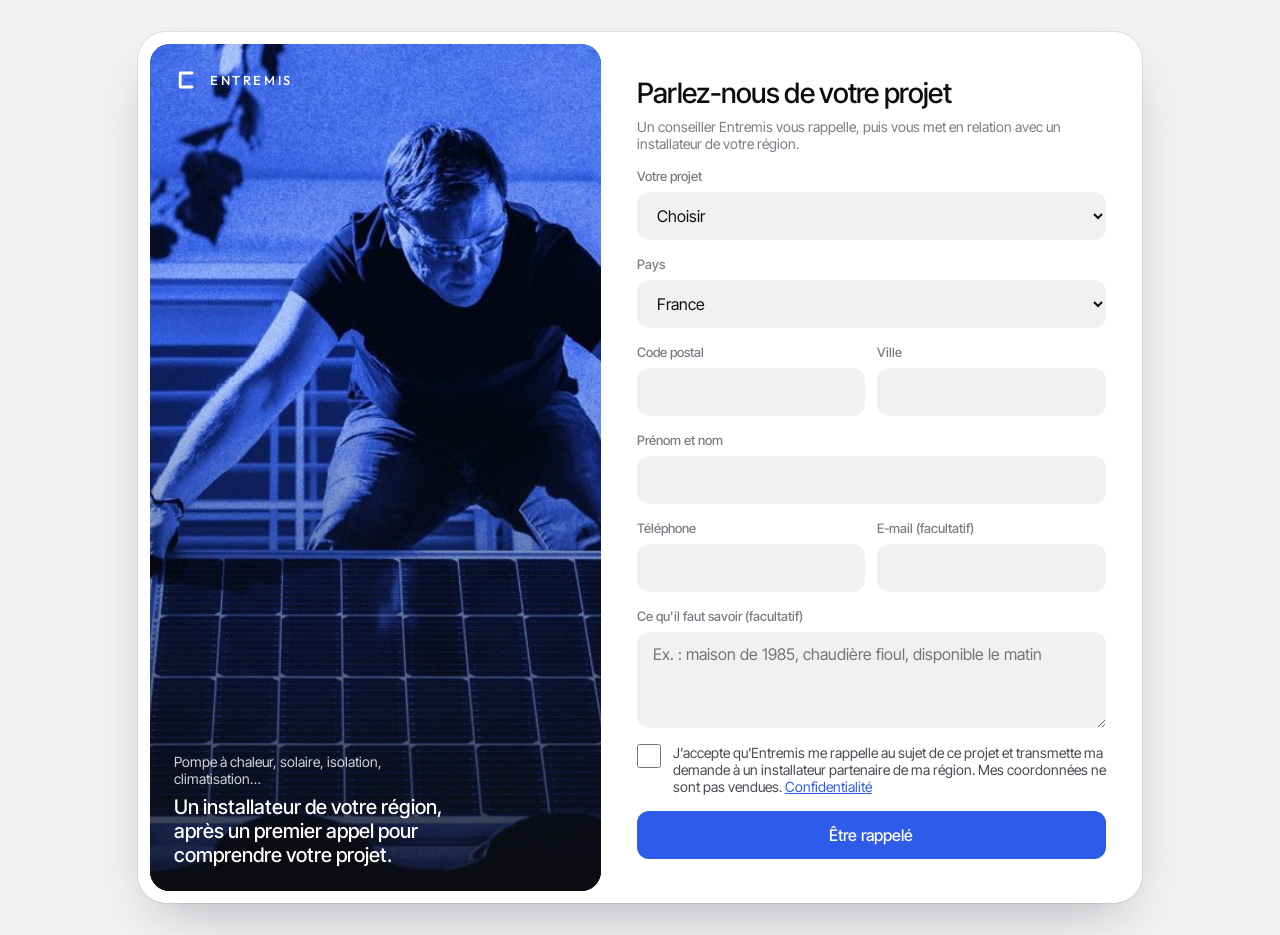
<file: demande.html>
<!doctype html>
<html lang="fr">
<head>
<meta charset="utf-8">
<meta name="viewport" content="width=device-width, initial-scale=1, viewport-fit=cover">
<title>Entremis · Votre projet</title>
<meta name="description" content="Parlez-nous de votre projet de rénovation : un conseiller Entremis vous rappelle, puis vous met en relation avec un installateur de votre région.">
<meta name="theme-color" content="#FFFFFF">
<link rel="icon" href="favicon.svg" type="image/svg+xml">
<link rel="apple-touch-icon" href="img/apple-touch-icon.png">
<meta property="og:type" content="website">
<meta property="og:locale" content="fr_FR">
<meta property="og:title" content="Entremis · Parlez-nous de votre projet">
<meta property="og:description" content="Un conseiller vous rappelle, puis vous met en relation avec un installateur de votre région.">
<meta property="og:image" content="https://entremisagency.github.io/entremis-app/img/partage.jpg">
<meta name="twitter:card" content="summary_large_image">
<link rel="preconnect" href="https://fonts.googleapis.com">
<link rel="preconnect" href="https://fonts.gstatic.com" crossorigin>
<link rel="stylesheet" href="https://fonts.googleapis.com/css2?family=Inter+Tight:wght@400;500;600&family=Outfit:wght@500&display=swap">
<link rel="stylesheet" href="tokens.css?v=20261127-1608">
<style>
  /* Page publique de demande (particuliers). Elle reprend les jetons de l'app ; une seule couleur vive : le bouton. */
  html,body{margin:0;background:var(--color-canvas);color:var(--color-ink);font-family:var(--font);-webkit-font-smoothing:antialiased}
  .dm{display:grid;grid-template-columns:var(--cg-art-w) minmax(0,1fr);gap:var(--space-3);width:min(var(--cg-shell-w),calc(100% - var(--space-4) * 2));margin:var(--space-6) auto;padding:var(--space-3);border-radius:var(--radius-xl);background:var(--color-white);box-shadow:var(--shadow-sheet),0 0 0 1px var(--color-hairline)}
  .dm-art{position:relative;isolation:isolate;display:flex;flex-direction:column;justify-content:space-between;gap:var(--space-5);margin:0;padding:var(--space-5);overflow:hidden;border-radius:var(--radius-lg);background:var(--cg-art-bg);color:var(--color-white);min-height:var(--cg-art-band)}
  .dm-art img{position:absolute;inset:0;z-index:-2;width:100%;height:100%;object-fit:cover;object-position:50% 30%}
  .dm-art::after{content:"";position:absolute;inset:0;z-index:-1;background:var(--cg-scrim)}
  .dm-logo{display:flex;align-items:center;gap:var(--space-3)}
  .dm-logo svg{width:var(--logo);height:var(--logo)}
  .dm-logo span{font-family:var(--font-charte);font-weight:var(--weight-strong);font-size:var(--text-caption);letter-spacing:.2em}
  .dm-art p{margin:0;display:grid;gap:var(--space-2);max-width:var(--cg-art-cap)}
  .dm-art small{font-size:var(--text-small);color:var(--cg-art-soft)}
  .dm-art b{font-size:var(--cg-art-title-sm);font-weight:var(--weight-strong);line-height:1.2;text-wrap:balance}
  form{display:grid;gap:var(--space-4);align-content:start;padding:var(--space-6) var(--space-5)}
  h1{margin:0;font-size:var(--text-app-h1);font-weight:var(--weight-strong);letter-spacing:-0.025em}
  .sub{margin:calc(-1 * var(--space-2)) 0 0;font-size:var(--text-small);color:var(--color-muted)}
  .field{display:grid;gap:var(--space-2);min-width:0}
  .field>span{font-size:var(--text-caption);font-weight:var(--weight-strong);color:var(--color-muted)}
  .row{display:grid;grid-template-columns:minmax(0,1fr) minmax(0,1fr);gap:var(--space-3)}
  input,select,textarea{box-sizing:border-box;width:100%;min-height:var(--button-h);padding:0 var(--space-4);border:0;border-radius:var(--radius-md);background:var(--color-surface-2);color:var(--color-ink);font:inherit;font-size:var(--text-body)}
  textarea{padding:var(--space-3) var(--space-4);min-height:calc(var(--button-h) * 2);resize:vertical}
  input:focus,select:focus,textarea:focus{outline:2px solid var(--color-action);outline-offset:0}
  .ok{display:grid;grid-template-columns:auto minmax(0,1fr);gap:var(--space-3);align-items:start;font-size:var(--text-small);color:var(--color-body)}
  .ok input{width:var(--space-5);min-height:var(--space-5);height:var(--space-5);margin:0;accent-color:var(--color-action)}
  .ok a{color:var(--color-action)}
  button{min-height:var(--button-h);border:0;border-radius:var(--radius-md);background:var(--color-action);color:var(--color-on-action);font:inherit;font-weight:var(--weight-strong);cursor:pointer}
  button:disabled{opacity:.6;cursor:default}
  .msg{margin:0;padding:var(--space-3);border-radius:var(--radius-md);background:var(--danger-tint);color:var(--danger-ink);font-size:var(--text-small)}
  .msg[hidden],.done[hidden],form[hidden]{display:none}
  .done{display:grid;gap:var(--space-3);align-content:center;padding:var(--space-6) var(--space-5)}
  .done p{margin:0;color:var(--color-body)}
  .hp{position:absolute;left:-9999px}
  .code{display:grid;gap:var(--space-4);align-content:start;padding:var(--space-6) var(--space-5)}
  .code input{font-size:var(--text-app-h2);letter-spacing:.3em;text-align:center}
  .links{display:flex;gap:var(--space-4);margin:0}
  button.link{min-height:0;padding:0;background:none;color:var(--color-action);font-weight:var(--weight-strong)}
  @media (max-width:640px){
    .dm{grid-template-columns:minmax(0,1fr);margin:var(--space-3) auto}
    form,.done,.code{padding:var(--space-4) var(--space-2)}
    .row{grid-template-columns:minmax(0,1fr)}
  }
</style>
</head>
<body>
<svg width="0" height="0" style="position:absolute" aria-hidden="true"><symbol id="logo-e" viewBox="0 0 120 120"><path fill="currentColor" d="M24 26a8 8 0 0 1 8-8h58a7 7 0 0 1 0 14H38v56h52a7 7 0 0 1 0 14H32a8 8 0 0 1-8-8Z"/><rect x="48" y="53" width="60" height="14" rx="7" fill="#2F5BEA"/></symbol></svg>
<main class="dm">
  <figure class="dm-art" aria-hidden="true">
    <img src="img/connexion.jpg" alt="">
    <div class="dm-logo"><svg><use href="#logo-e"/></svg><span>ENTREMIS</span></div>
    <p><small>Pompe à chaleur, solaire, isolation, climatisation…</small><b>Un installateur de votre région, après un premier appel pour comprendre votre projet.</b></p>
  </figure>
  <form id="f" novalidate>
    <h1>Parlez-nous de votre projet</h1>
    <p class="sub">Un conseiller Entremis vous rappelle, puis vous met en relation avec un installateur de votre région.</p>
    <label class="field"><span>Votre projet</span><select name="projet" required>
      <option value="">Choisir</option><option>Pompe à chaleur</option><option>Panneaux solaires</option><option>Isolation</option><option>Climatisation</option><option>Chauffe-eau</option><option>Fenêtres</option><option>Toiture</option><option>Plomberie</option><option>Électricité</option><option>Porte blindée ou serrure</option><option>Autre</option></select></label>
    <label class="field"><span>Pays</span><select name="pays" required>
      <option value="FR">France</option><option value="BE">Belgique</option><option value="CH">Suisse</option><option value="LU">Luxembourg</option><option value="MC">Monaco</option><option value="CA">Canada (Québec)</option><option value="XX">Autre pays francophone</option></select></label>
    <div class="row"><label class="field"><span>Code postal</span><input name="cp" maxlength="10" autocomplete="postal-code" required></label><label class="field"><span>Ville</span><input name="ville" maxlength="60" autocomplete="address-level2"></label></div>
    <label class="field"><span>Prénom et nom</span><input name="nom" maxlength="80" autocomplete="name" required></label>
    <div class="row"><label class="field"><span>Téléphone</span><input name="tel" type="tel" maxlength="20" autocomplete="tel" required></label><label class="field"><span>E-mail (facultatif)</span><input name="email" type="email" maxlength="120" autocomplete="email"></label></div>
    <label class="field"><span>Ce qu'il faut savoir (facultatif)</span><textarea name="message" maxlength="500" placeholder="Ex. : maison de 1985, chaudière fioul, disponible le matin"></textarea></label>
    <input class="hp" name="site" tabindex="-1" autocomplete="off" aria-hidden="true">
    <label class="ok"><input type="checkbox" name="accord" required><span>J'accepte qu'Entremis me rappelle au sujet de ce projet et transmette ma demande à un installateur partenaire de ma région. Mes coordonnées ne sont pas vendues. <a href="https://entremisagency.github.io/confidentialite.html" target="_blank" rel="noopener">Confidentialité</a></span></label>
    <p class="msg" role="alert" hidden></p>
    <button type="submit">Être rappelé</button>
  </form>
  <form class="code" id="code" hidden novalidate>
    <h1>Votre code</h1>
    <p class="sub">Nous venons d'envoyer un code à 6 chiffres par SMS au <b data-num></b>. Il confirme que ce numéro est bien le vôtre.</p>
    <label class="field"><span>Code reçu par SMS</span><input name="code" inputmode="numeric" autocomplete="one-time-code" maxlength="6" pattern="[0-9]*" required></label>
    <p class="msg" role="alert" hidden></p>
    <button type="submit">Confirmer ma demande</button>
    <p class="links"><button class="link" type="button" data-resend>Renvoyer le code</button><button class="link" type="button" data-back>Modifier le numéro</button></p>
  </form>
  <div class="done" hidden role="status"><h1>Merci, c'est noté</h1><p>Un conseiller Entremis vous rappelle au numéro indiqué pour parler de votre projet.</p></div>
</main>
<script>
(function () {
  "use strict";
  // La demande va droit dans la page Leads de l'équipe (fonction nouveau_lead de la base). Seule la clé publique est ici.
  var API = "https://cnhxrhyugghigkozfpde.supabase.co/rest/v1/rpc/nouveau_lead", KEY = "sb_publishable_85-eC1adPGzOvLtAhLPonw_2HJwrdYX";
  var q = new URLSearchParams(location.search), source = (q.get("source") || "Site").slice(0, 30);
  // La pub d'où vient la personne (lien de la pub Meta : ?pub={{ad.name}}) et le client de cette pub (?client=solaria)
  var pub = (q.get("pub") || q.get("utm_content") || "").replace(/[^A-Za-z0-9_ .-]/g, "").slice(0, 80), forClient = (q.get("client") || "").replace(/[^a-z0-9-]/gi, "").slice(0, 40);
  var f = document.getElementById("f"), msg = f.querySelector(".msg"), btn = f.querySelector("button");
  // France et pays francophones : le pays se choisit (ou arrive par le lien de la pub : ?pays=BE), le code postal suit le format du pays
  var CP = { FR: [/^\d{5}$/, "5 chiffres"], MC: [/^980\d{2}$/, "5 chiffres (980..)"], BE: [/^\d{4}$/, "4 chiffres"], CH: [/^\d{4}$/, "4 chiffres"], LU: [/^(L-?)?\d{4}$/i, "4 chiffres"], CA: [/^[A-Za-z]\d[A-Za-z] ?\d[A-Za-z]\d$/, "du type H2X 1Y4"], XX: [/^[A-Za-z0-9 -]{2,10}$/, "valide"] };
  var qp = (q.get("pays") || "").toUpperCase(); if (CP[qp]) f.elements.pays.value = qp;
  var say = function (t) { msg.textContent = t; msg.hidden = false; };
  f.addEventListener("submit", function (e) {
    e.preventDefault(); msg.hidden = true;
    var d = new FormData(f), v = function (k) { return String(d.get(k) || "").trim(); };
    if (v("site")) return;   // un robot a rempli le champ caché
    if (!v("projet")) return say("Choisissez votre projet.");
    var cp = CP[v("pays")] || CP.XX;
    if (!cp[0].test(v("cp"))) return say("Le code postal doit être " + cp[1] + ".");
    if (v("nom").length < 2) return say("Écrivez votre nom.");
    if (v("tel").replace(/[^0-9]/g, "").length < 8) return say("Le numéro de téléphone est incomplet.");
    if (!d.get("accord")) return say("Cochez la case pour qu'on puisse vous rappeler.");
    btn.disabled = true; btn.textContent = "Envoi…";
    var body = { p_nom: v("nom"), p_telephone: v("tel"), p_ville: v("ville"), p_code_postal: v("cp"), p_projet: v("projet"),
      p_source: source, p_email: v("email"), p_message: v("message"), p_consentement: true };
    body.p_pays = v("pays"); if (pub) body.p_pub = pub; if (forClient) body.p_client = forClient;
    // 1. Un code par SMS (le numéro vérifié de Gianni). Si l'envoi de SMS n'est pas encore branché, la demande part directement.
    post(SMS, { action: "send", lead: body }).then(function (x) {
      if (x.ok && x.j && x.j.id) { pending = x.j.id; showCode(v("tel")); return; }
      if (x.ok && x.j && x.j.disabled) return direct(body);
      if (x.status >= 500 || x.status === 404 || x.status === 0) return direct(body);   // service absent ou en panne : on ne perd pas la demande
      reset(); say((x.j && x.j.error) || "L'envoi n'a pas marché. Réessayez.");
    }).catch(function () { direct(body); });
  });
  var SMS = "https://cnhxrhyugghigkozfpde.supabase.co/functions/v1/sms", pending = "", cf = document.getElementById("code"), cmsg = cf.querySelector(".msg"), cbtn = cf.querySelector('button[type="submit"]');
  var reset = function () { btn.disabled = false; btn.textContent = "Être rappelé"; };
  var csay = function (t) { cmsg.textContent = t; cmsg.hidden = false; };
  function post(url, data) {
    return fetch(url, { method: "POST", headers: { "apikey": KEY, "Content-Type": "application/json" }, body: JSON.stringify(data) })
      .then(function (r) { return r.json().catch(function () { return {}; }).then(function (j) { return { ok: r.ok, status: r.status, j: j }; }); })
      .catch(function () { return { ok: false, status: 0, j: {} }; });
  }
  function done() { f.hidden = true; cf.hidden = true; document.querySelector(".done").hidden = false; }
  function direct(body) {
    var b = Object.assign({}, body); if (b.p_pays === "FR") delete b.p_pays;   // la France marche aussi avec l'ancienne version de la base
    post(API, b).then(function (x) {
      if (!x.ok) { reset(); return say(x.status === 0 ? "Pas de connexion. Réessayez dans un instant." : (x.j && x.j.message) || "L'envoi n'a pas marché. Réessayez."); }
      done();
    });
  }
  function showCode(tel) { f.hidden = true; cf.hidden = false; cf.querySelector("[data-num]").textContent = tel; cmsg.hidden = true; var i = cf.elements.code; i.value = ""; i.focus(); }
  cf.addEventListener("submit", function (e) {
    e.preventDefault(); cmsg.hidden = true;
    var code = String(cf.elements.code.value || "").replace(/\D/g, "");
    if (code.length !== 6) return csay("Le code a 6 chiffres.");
    cbtn.disabled = true; cbtn.textContent = "Vérification…";
    post(SMS, { action: "verify", id: pending, code: code }).then(function (x) {
      cbtn.disabled = false; cbtn.textContent = "Confirmer ma demande";
      if (x.ok && x.j && x.j.ok) return done();
      csay((x.j && x.j.error) || (x.status === 0 ? "Pas de connexion. Réessayez dans un instant." : "La vérification n'a pas marché. Réessayez."));
    });
  });
  cf.addEventListener("click", function (e) {
    if (e.target.closest("[data-back]")) { cf.hidden = true; f.hidden = false; reset(); return; }
    if (e.target.closest("[data-resend]")) post(SMS, { action: "resend", id: pending }).then(function (x) { csay(x.ok ? "Un nouveau code est parti." : (x.j && x.j.error) || "Le code n'a pas pu être renvoyé."); });
  });
})();
</script>
</body>
</html>
</file>
<file: tokens.css>
/* Entremis — jetons de la webapp.
   Partie 1 : copie exacte de prototypes/landing-site/tokens.css (site à jour du 19 nov. 2026 : bleu électrique, clair uniquement).
   Partie 2 : ajouts propres à l'app (densité, agenda, barre latérale, mobile).
   Si les jetons du site changent, recopier la partie 1 telle quelle. */

/* Entremis — jetons. Source : DESIGN.md à la racine du projet. Ne rien écrire en dur dans les écrans.
   .scope-dark force le thème sombre sur un bloc (cadre d'image, carte mise en avant, bande de la garantie). */

:root{
  /* ---------- Palette : le bleu électrique (choisi par Marc le 19 nov. 2026) ---------- */
  --p-action-dark:#3D6BFF;  --p-action-dark-hover:#5580FF;  --p-on-action-dark:#FFFFFF;
  --p-action-light:#2F5BEA; --p-action-light-hover:#264DCC; --p-on-action-light:#FFFFFF;
  --p-accent-dark:#A9BDFF;  --p-accent-light:#2F5BEA;
  --p-featured:#13235C;
  --p-gradient:linear-gradient(90deg,#13235C 0%,#3D6BFF 55%,#A9BDFF 85%,#EEF2FF 100%);

  /* ---------- Constantes de marque ---------- */
  --color-noir:#020507;
  --color-lumiere:#EAF6FF;
  --color-white:#FFFFFF;
  --select-chevron:url("data:image/svg+xml,%3Csvg xmlns='http://www.w3.org/2000/svg' viewBox='0 0 24 24' fill='none' stroke='%2306121C' stroke-width='2.2' stroke-linecap='round' stroke-linejoin='round'%3E%3Cpath d='m6 9 6 6 6-6'/%3E%3C/svg%3E");   /* la flèche des menus déroulants */

  /* ---------- Sens (interface seulement) ---------- */
  --color-ok:#7FD6A8;      --color-ok-bg:rgba(127,214,168,.12);
  --color-attente:#F0C27F; --color-attente-bg:rgba(240,194,127,.12);

  /* ---------- Typo ---------- */
  --font:"Outfit","Helvetica Neue",Arial,sans-serif;
  --text-display-xl:clamp(44px,6vw,72px);
  --text-display-lg:clamp(34px,4.4vw,52px);
  --text-display-md:clamp(28px,3vw,36px);
  --text-title:22px;
  --text-title-sm:18px;
  --text-body-lg:18px;
  --text-body:16px;
  --text-small:14px;
  --text-caption:13px;
  --text-micro:12px;
  --text-figure:40px;
  --text-number-xl:clamp(48px,5.4vw,64px);
  --text-button:15px;
  --weight-number:200;
  --weight-display:300;
  --weight-body:400;
  --weight-strong:500;
  --track-display-xl:-0.03em;
  --track-display-lg:-0.02em;
  --track-title:-0.01em;
  --leading-display:1.04;
  --leading-title:1.3;
  --leading-body:1.55;

  /* ---------- Rayons ---------- */
  --radius-xs:4px;
  --radius-sm:8px;
  --radius-md:12px;
  --radius-lg:20px;
  --radius-xl:28px;
  --radius-pill:999px;

  /* ---------- Écarts (base 4) ---------- */
  --space-1:4px; --space-2:8px; --space-3:12px; --space-4:16px; --space-5:24px;
  --space-6:32px; --space-7:48px; --space-8:64px; --space-section:112px;
  --container:1200px; --gutter:24px;

  /* ---------- Tailles de composants ---------- */
  --button-h:48px; --arrow-tile:40px; --nav-h:60px; --icon:18px; --avatar:32px;

  /* ---------- Mouvement ---------- */
  --ease:cubic-bezier(.2,.7,.2,1);
  --ease-out:cubic-bezier(.16,1,.3,1);
  --dur-fast:160ms;
  --dur-base:320ms;
  --dur-reveal:900ms;
}

/* ---------- Le site est uniquement en clair (choix de Marc, 19 nov. 2026) ---------- */
:root{
  color-scheme:light;
  --color-canvas:#F3F7FA;
  --color-surface-1:#FFFFFF;
  --color-surface-2:#EDF3F8;
  --color-surface-3:#DFE8F0;
  --color-hairline:rgba(11,46,74,.10);
  --color-hairline-strong:rgba(11,46,74,.18);
  --color-ink:#06121C;
  --color-body:#3D5366;
  --color-muted:#647A8D;
  --color-action:var(--p-action-light);
  --color-action-hover:var(--p-action-light-hover);
  --color-on-action:var(--p-on-action-light);
  --color-accent:var(--p-accent-light);
  --color-info-bg:color-mix(in srgb,var(--p-accent-light) 12%,transparent);
  --color-featured:var(--p-featured);
  --color-contrast:#06121C;          /* bouton foncé de la barre de navigation */
  --color-on-contrast:#FFFFFF;
  --color-logo-bar:var(--p-action-light);
  --gradient-chemin:var(--p-gradient);
  --shadow-ui:0 14px 32px -18px rgba(11,46,74,.35);
  --color-ok:#1F8A5B;      --color-ok-bg:rgba(31,138,91,.10);
  --color-attente:#A36410; --color-attente-bg:rgba(163,100,16,.10);
}
/* Blocs sombres voulus dans la page claire : cadre de l'image du hero, carte mise en avant, bande de la garantie */
.scope-dark{
  color-scheme:dark;
  --color-canvas:#020507; --color-surface-1:#07111A; --color-surface-2:#0B1A27; --color-surface-3:#10263A;
  --color-hairline:rgba(159,208,245,.10); --color-hairline-strong:rgba(159,208,245,.18);
  --color-ink:#EAF6FF; --color-body:#A3B8C9; --color-muted:#6F8699;
  --color-action:var(--p-action-dark); --color-action-hover:var(--p-action-dark-hover); --color-on-action:var(--p-on-action-dark);
  --color-accent:var(--p-accent-dark); --color-info-bg:color-mix(in srgb,var(--p-accent-dark) 14%,transparent);
  --color-contrast:#EAF6FF; --color-on-contrast:#020507;
  --shadow-ui:0 18px 40px -18px rgba(2,5,7,.9);
  --color-ok:#7FD6A8; --color-ok-bg:rgba(127,214,168,.12); --color-attente:#F0C27F; --color-attente-bg:rgba(240,194,127,.12);
}

@media (max-width:560px){
  :root{ --space-section:72px; --gutter:16px; --text-title:20px; }
}

/* =====================================================================
   Webapp (espace client) — mode Operate. Ajouts au-dessus des jetons du site.
   Échelle de texte fixe (pas de clamp) : un écran d'outil se lit à taille constante.
   ===================================================================== */
:root{
  /* Texte de l'app */
  --text-app-h1:28px;                /* titre d'écran */
  --text-app-h2:18px;                /* titre de panneau */
  --text-app-num:44px;               /* chiffre d'objectif */
  --text-app-kpi:36px;               /* chiffre d'une tuile (plus gros, Marc 20 nov.) */
  --text-app-kpi-mobile:30px;        /* chiffre d'une tuile sur téléphone, deux tuiles côte à côte (27 nov.) */
  --weight-app-number:600;           /* chiffres : gras, plus de graisse fine */
  --text-app-mobile-h1:24px;

  /* Cadre */
  --sidebar-w:248px;
  --rail-w:72px;                     /* menu réduit aux icônes (écrans moyens) */
  --rail-item:44px;
  --topbar-h:56px;
  --panel-pad:var(--space-6);        /* marge intérieure du grand panneau */
  --frame-gap:var(--space-3);        /* écart entre la barre latérale, le panneau et le bord */
  --content-max:1240px;

  /* Densité */
  --nav-row-h:36px;                  /* ligne du menu latéral */
  --row-h:56px;                      /* ligne de tableau */
  --row-h-compact:44px;
  --control-h:36px;                  /* pilule de filtre, champ, petit bouton */
  --icon-btn:36px;                   /* bouton icône rond */
  --avatar-sm:28px;
  --avatar-lg:48px;
  --check:20px;
  --badge-h:24px;
  --dot:6px;                         /* pastille d'état seule */
  --icon-sm:16px;
  --icon-xs:14px;
  --logo:24px;
  --bar-h:4px;                       /* barre de progression, trait fin */
  --seg-h:28px;
  --tab-h:32px;
  --row-time-col:72px;
  --row-time-col-m:56px;
  --icon-check:12px;
  --crit-label-w:132px;
  --search-w:240px;
  --search-w-sm:180px;
  --tab-target:48px;               /* zone de toucher minimale */

  /* Agenda */
  --hour-h:88px;                     /* une heure dans la grille */
  --agenda-time-col:56px;
  --agenda-head-h:48px;
  --now-pill-h:22px;
  --month-cell-h:120px;              /* case de la vue Mois */
  --month-cell-h-m:52px;

  /* Graphiques fins (barres verticales façon instrument) */
  --tick-w:3px;
  --tick-gap:6px;
  --tick-h:36px;

  /* Mobile */
  --tabbar-h:64px;
  --tabbar-pad:var(--space-2);
  --mobile-header-h:56px;
  --phone-w:390px;                   /* aperçu téléphone (iPhone 15) */
  --phone-h:844px;
  --phone-radius:48px;
  --phone-bezel:10px;
  --phone-status-h:44px;             /* barre de l'heure et de la batterie d'un iPhone, simulée dans l'aperçu */

  /* Panneau Aperçu (réglage de maquette) */
  --tweak-w:248px;

  /* Calques */
  --z-sticky:10; --z-tabbar:20; --z-toast:40; --z-tweak:50;

  /* Couleurs d'état, vives (Marc, 19 nov. 2026 : vert, rouge, orange fluo).
     Uniquement pour dire un état : la pastille et le point prennent la couleur vive, le texte prend la version foncée pour rester lisible. */
  --vif-vert:#00D66B;   --ok-ink:#03793E;     --ok-tint:color-mix(in srgb,#00D66B 16%,#FFFFFF);
  --vif-orange:#FF8A00; --warn-ink:#A84F00;   --warn-tint:color-mix(in srgb,#FF8A00 16%,#FFFFFF);
  /* États en fluo (Marc, 19 nov. 2026, mêmes valeurs que le site) : pastilles pleines, texte foncé dessus. Réservés aux états. */
  --color-fluo-ok:#3CF58D;
  --color-fluo-wait:#FFC233;
  --color-on-fluo:#03140A;
  /* Pastilles de statut à texte blanc (Marc, 20 nov. 2026) : couleurs pleines assez soutenues pour que le blanc se lise */
  --state-ok-solid:#0B8049;
  --state-warn-solid:#B86200;
  --state-danger-solid:#E0294B;
  --state-info-solid:var(--color-action);
  --state-neutral-solid:#647A8D;
  --vif-rouge:#FF2D55;  --danger-ink:#C01236; --danger-tint:color-mix(in srgb,#FF2D55 13%,#FFFFFF);
  --info-ink:var(--p-action-light); --info-tint:color-mix(in srgb,#2F5BEA 11%,#FFFFFF);

  /* Titres plus appuyés (Marc, 19 nov. 2026) */
  --weight-title:600;
  --weight-large-title:700;          /* grand titre sur téléphone, façon iOS */
  --text-ios-large:30px;
  --text-ios-tab:11px;

  /* Graphiques : une seule teinte, de l'encre au gris clair (Marc, 19 nov. : graphiques monochromes façon éditorial) */
  --seq-0:#06121C; --seq-1:#3B4854; --seq-2:#6C7883; --seq-3:#9AA4AD; --seq-4:#C3CAD0; --seq-5:#DCE1E5;
  --lolli-dot:4px;
  --brand-title:20px;
  --metric-min:220px;
  --flow-hub:180px;
  --prep-col-min:140px;
  --prep-bar-min:48px;
  --sheet-wide:720px;
  --gen-qty-w:56px;
  --orb:26px;
  --dot-grid:16px;
  --tile-gap:var(--space-2);              /* écart entre deux lignes d'une liste (règle de Marc) */
  --tile-pad-y:var(--space-3);
  --tile-pad-x:var(--space-4);
  /* Petites valeurs autrefois écrites en dur dans app.css (passe design du 20 nov.) */
  --toast-max:520px;
  --row-bar-w:72px;
  --goal-bar-w:96px;
  --tab-icon:24px;
  --tab-count:18px;
  --grab-w:36px;
  --grab-h:5px;
  --island-w:120px;
  --island-h:32px;
  --color-scrim:rgba(6,18,28,.35);
  --tab-active-bg:rgba(255,255,255,.75);
  --shadow-knob:0 2px 4px -1px rgba(6,18,28,.35);
  --shadow-tab:0 2px 8px -3px rgba(11,46,74,.25);
  --shadow-bubble:0 1px 2px rgba(11,46,74,.06);
  --edge-light:inset 0 1px 0 rgba(255,255,255,.35);
  --edge-light-soft:inset 0 1px 0 rgba(255,255,255,.18);
  --ring-white:0 0 0 2px rgba(255,255,255,.9);
  --gd-key-w:180px;
  --pr-node-min:190px;
  --sheet-max-h:820px;
  --qc-h:132px;
  /* Boutons (style demandé par Marc le 20 nov. 2026 : coins doux, 36 px, ombre légère, anneau de focus) */
  --btn-h:32px;
  --btn-h-sm:28px;
  --btn-h-lg:36px;
  --btn-radius:var(--radius-md);
  --btn-pad:var(--space-3);
  --btn-pad-sm:10px;
  --btn-gap:6px;
  --btn-pad-lg:var(--space-5);
  --shadow-btn:0 1px 2px rgba(6,18,28,.06);
  --shadow-sheet:0 24px 60px -24px rgba(6,18,28,.35);
  --spot-w:600px;
  --lead-panel-w:360px;
  --spot-top:12vh;
  --spot-h:420px;
  --ring:112px;
  --ring-sm:104px;
  --funnel-h:10px;
  --nf-wire:48px;
  --nf-wire-h:120px;
  --nf-drop:40px;
  --icon-stroke:1.75;          /* traits arrondis, dans l'esprit des icônes que Marc aime */
  --orb-line:1.5px;
  --orb-gap:4px;
  --splash-logo:64px;
  --gen-price-w:96px;
  --sticky-top:80px;            /* sous la barre du haut */
  --confirm-w:360px;
  --kpi-min:220px;
  --person-min:240px;
  --heat-who:120px; --heat-who-m:56px; --heat-cell:22px; --heat-total:44px; --heat-total-m:28px;
  --person-stat-min:72px;
  --bubble-max:520px;
  --bubble-r:20px;
  --chat-list-w:320px;   /* colonne des fils, Discussions */
  --chat-h:560px;        /* hauteur de la conversation */
  --chat-card-h:260px;   /* derniers messages sur la fiche client */
  --chat-input-max:160px;
  --table-kpi-min:760px;
  --cline-label-w:110px;
  --res-min:140px; --kw-move-w:64px; --ios-row-h:52px; --ios-ico:30px;

  /* Tâches, feuilles, interrupteurs */
  --task-h:56px;
  --sheet-radius:20px;
  --switch-w:44px; --switch-h:26px;
  --board-col-min:260px;
  --chart-h:208px;

  /* Couches de l'app (clair uniquement) */
  --color-app-bg:#FFFFFF;                        /* fond blanc partout (Marc, 19 nov. 2026) */
  --color-panel:#FFFFFF;                         /* le grand panneau arrondi, séparé par un trait fin */
  --color-nav-active:var(--color-surface-2);     /* onglet actif du menu : pilule gris clair, visible sur le blanc */
  /* Liquid Glass (Marc, 19 nov. 2026) : seulement sur ce qui flotte au-dessus du contenu */
  --glass-bg:rgba(255,255,255,.72);
  --glass-bg-strong:rgba(255,255,255,.80);
  --glass-dark:rgba(6,18,28,.70);
  --glass-blur:blur(22px) saturate(180%);
  --glass-edge:rgba(255,255,255,.75);
  --glass-shadow:0 10px 30px -12px rgba(11,46,74,.28),0 2px 6px -2px rgba(11,46,74,.10);
  --glass-highlight:inset 0 1px 0 rgba(255,255,255,.9),inset 0 -1px 0 rgba(11,46,74,.06);
  --color-card:#F3F6F9;                          /* fond des cartes : gris très clair, sans contour (Marc, 19 nov.) */
  --color-card-hover:#EAF0F5;
  --color-btn-soft:#E9EFF5;                      /* fond des boutons secondaires : bien visible sur le blanc */
  --color-btn-soft-hover:#DCE5EE;
  --color-today:var(--color-contrast);           /* le jour actif de l'agenda */
  --color-on-today:var(--color-on-contrast);
}
@container app (max-width:560px){
  #root > *{ --panel-pad:var(--space-4); --text-title:18px; --gutter:16px; }
}

/* =====================================================================
   Style « AgentOps » (Marc, 20 nov. 2026, d'après une capture qu'il aime) :
   une linéale, des chiffres grands et fins avec l'unité en gris, des gris neutres,
   et une seule carte en bleu plein par écran. Outfit (charte) reste pour le logo.
   Pour revenir à Outfit partout : --font:var(--font-charte).
   ===================================================================== */
:root{
  --font:"Inter Tight","Helvetica Neue",Arial,sans-serif;
  --font-charte:"Outfit","Helvetica Neue",Arial,sans-serif;
  /* Gris neutres : plus de bleu dans les gris, le bleu est gardé pour l'action */
  --color-canvas:#F2F2F3;
  --color-surface-2:#F1F1F2;
  --color-surface-3:#E4E4E7;
  --color-hairline:rgba(17,17,20,.08);
  --color-hairline-strong:rgba(17,17,20,.14);
  --color-ink:#0D0D10;
  --color-body:#4A4A52;
  --color-muted:#7C7C86;
  --color-contrast:#0D0D10;
  --color-card:#F4F4F5;
  --color-card-hover:#ECECEE;
  --color-btn-soft:#EDEDEF;
  --color-btn-soft-hover:#E2E2E5;
  --color-featured:var(--p-action-light);         /* la carte mise en avant : bleu électrique plein */
  --seq-0:#0D0D10; --seq-1:#3A3A40; --seq-2:#6B6B73; --seq-3:#9C9CA4; --seq-4:#C9C9CF; --seq-5:#E2E2E6;
  /* Chiffres : grands et fins */
  --text-app-kpi:40px;
  --text-app-num:48px;
  --weight-app-number:300;
  --track-number:-0.035em;
  --weight-title:600;
}
/* La carte bleue : texte blanc, le reste en blanc adouci */
.scope-blue{
  color-scheme:dark;
  --color-ink:#FFFFFF; --color-body:rgba(255,255,255,.80); --color-muted:rgba(255,255,255,.64);
  --color-hairline:rgba(255,255,255,.18); --color-hairline-strong:rgba(255,255,255,.30);
  --color-accent:#FFFFFF; --color-action:#FFFFFF; --color-on-action:var(--p-action-light);
  --color-info-bg:rgba(255,255,255,.14);
}

/* Dessins des métiers (cartes des campagnes, page Secteurs) : objets gris clair, la couleur vient de la matière */
:root{
  --art-white:#FFFFFF; --art-1:#F4F4F6; --art-2:#E2E2E6; --art-3:#C8C8CE; --art-line:#BDBDC4;
  --art-dark:#2A2C32; --art-dark-2:#4A4D55; --art-leg:#9C9CA4; --art-shadow:rgba(13,13,16,.10);
  --art-solar:#1C2A4A; --art-solar-line:#3E5687; --art-glare:rgba(255,255,255,.10); --art-glare-strong:rgba(255,255,255,.75);
  --art-glass:#DCE9F7; --art-wool:#F2C94C; --art-wool-2:#D4A62A; --art-kraft:#C9A37A; --art-kraft-2:#A9825A;
  --art-roof:#C4623B; --art-roof-2:#9E4A2A; --art-copper:#C47A45; --art-water:#9CC8F0;
  --camp-min:300px;          /* largeur mini d'une carte de campagne */
  --camp-art-w:150px;        /* le dessin, à droite de la carte */
  --camp-top-h:150px;
  --camp-bar-h:6px;
  --hatch:repeating-linear-gradient(135deg,var(--color-surface-3) 0 2px,transparent 2px 6px);   /* reste à faire, hachuré */
  --sec-thumb:64px;
  --par-min:240px;
  --par-key-w:104px;
  --art-pick-min:92px;
}

:root{ --doc-panel-w:min(560px, calc(100vw - 2 * var(--space-4))); }   /* panneau d'un devis ou d'une facture : la page A4 doit rester lisible */

/* Icônes de fichiers : tailles et couleur de l'étiquette par type (le contenu porte la couleur) */
:root{
  --fic-w:30px; --fic-label:9px; --fic-w-sm:24px; --fic-label-sm:8px; --fic-w-lg:42px; --fic-label-lg:11px;
  --ft-pdf:#E0393E; --ft-doc:#3B6FF5; --ft-txt:#6B7280; --ft-md:#4A4A52; --ft-xls:#2E9E62; --ft-csv:#1E7468;
  --ft-zip:#7C4DDB; --ft-ppt:#E8650F; --ft-json:#B07D0A; --ft-jpg:#2F8A3E; --ft-img:#D6336C; --ft-video:#2E7D32;
  --ft-sun:#F2D27A; --ft-play:#7ED3A0;
}

/* Sélecteurs de date et d'heure (façon Apple) */
:root{ --dp-w:320px; --dp-r:14px; --dp-cell:38px; --tw-row:36px; --tw-col-w:64px; }

/* Centre de réglages */
:root{ --set-nav-w:260px; --cx-mark:40px; }

/* Espace client : résultats, avis, disponibilités */
:root{ --res-amount-min:160px; --star:16px; --star-lg:28px; --dispo-label-w:120px; --dispo-label-w-sm:72px; --dispo-cell-h:44px; }

/* Agence : nouvelles pages (poste d'appel, rendez-vous, zones, marge, marketing) */
:root{ --call-queue-w:300px; --rv-when-w:88px; --rv-acts-w:240px; --zone-cell:34px; --zone-first-w:200px; --zone-art:36px; --mg-name-w:180px; --mg-res-w:200px; --mg-hyp-w:220px; --why-label-w:200px; --cr-thumb:72px; --sp-cell-w:96px; --cash-m-w:56px; }

:root{ --cg-w:400px; }   /* écran de connexion du site en ligne */
/* Connexion en deux colonnes : la photo à gauche, le formulaire à droite ; bandeau « Vue client » de l'équipe */
:root{
  --cg-shell-w:980px; --cg-shell-h:620px; --cg-art-w:46%; --cg-art-band:208px; --cg-art-cap:30ch; --cg-form-w:380px;
  --cg-eye:40px; --cg-mark:28px; --cg-art-title:28px; --cg-art-title-sm:20px;
  --cg-art-bg:color-mix(in srgb,var(--color-action) 40%,var(--color-ink));                                     /* avant que la photo arrive */
  --cg-scrim:linear-gradient(to top,color-mix(in srgb,var(--color-ink) 80%,transparent) 0%,transparent 60%);  /* lisibilité du texte sur la photo */
  --cg-art-soft:color-mix(in srgb,var(--color-white) 82%,transparent);
}
</file>
<file: app.css>
/* Entremis — espace client. Toutes les valeurs viennent de tokens.css (DESIGN.md). Mode Operate : calme, dense, lisible. */

/* ---------- Base ---------- */
*{box-sizing:border-box}
[hidden]{display:none!important}
html,body{margin:0;height:100%}
body{background:var(--color-app-bg);color:var(--color-ink);font:var(--weight-body) var(--text-small)/var(--leading-body) var(--font);-webkit-font-smoothing:antialiased;caret-color:var(--color-accent)}
::selection{background:var(--color-action);color:var(--color-on-action)}
html{scrollbar-color:var(--color-surface-3) transparent}
a{color:inherit;text-decoration:none}
button{font:inherit;color:inherit;background:none;border:0;padding:0;cursor:pointer}
:focus-visible{outline:2px solid var(--color-accent);outline-offset:2px;border-radius:var(--radius-sm)}
h1,h2,h3,p,ul,ol,figure,dl,dd{margin:0}
ul,ol{padding:0;list-style:none}
.icon{width:var(--icon);height:var(--icon);flex:none;stroke:currentColor;fill:none;stroke-width:var(--icon-stroke);stroke-linecap:round;stroke-linejoin:round}
.tabnum{font-variant-numeric:tabular-nums}
.muted{color:var(--color-muted)}
.body{color:var(--color-body)}
.sr{position:absolute;width:1px;height:1px;overflow:hidden;clip:rect(0 0 0 0);white-space:nowrap}

/* ---------- Cadre ordinateur : barre latérale + grand panneau ---------- */
.app{display:grid;grid-template-columns:var(--sidebar-w) minmax(0,1fr);min-height:100vh;padding:var(--frame-gap);gap:var(--frame-gap)}
.side{position:sticky;top:var(--frame-gap);height:calc(100vh - 2 * var(--frame-gap));display:flex;flex-direction:column;padding:var(--space-4) var(--space-3);gap:var(--space-5)}
.panel{background:var(--color-panel);border-radius:var(--radius-xl);box-shadow:inset 0 0 0 1px var(--color-hairline);min-width:0;display:flex;flex-direction:column}

/* Logo */
.logo{display:flex;align-items:center;gap:var(--space-3);padding:0 var(--space-3);height:var(--nav-row-h);color:var(--color-ink)}
.logo svg{width:var(--logo);height:var(--logo)}
.logo span{font-weight:var(--weight-strong);font-size:var(--text-caption);letter-spacing:.2em}

/* Choix de la campagne (une par offre) */
.camp{display:grid;gap:var(--space-1)}
.camp-label{padding:0 var(--space-3);font-size:var(--text-micro);color:var(--color-muted)}
.seg{display:grid;grid-auto-flow:column;grid-auto-columns:1fr;padding:var(--space-1);border-radius:var(--radius-md);background:var(--color-surface-2);box-shadow:inset 0 0 0 1px var(--color-hairline)}
.seg button{height:var(--seg-h);border-radius:var(--radius-sm);font-size:var(--text-caption);font-weight:var(--weight-strong);color:var(--color-muted);transition:background var(--dur-fast) var(--ease),color var(--dur-fast) var(--ease)}
.seg button:hover{color:var(--color-ink)}
.seg button[aria-pressed="true"]{background:var(--color-panel);color:var(--color-ink);box-shadow:var(--shadow-ui),inset 0 0 0 1px var(--color-hairline)}

/* Menu */
.menu{display:grid;gap:var(--space-1)}
.menu-title{padding:0 var(--space-3);margin-bottom:var(--space-1);font-size:var(--text-micro);color:var(--color-muted)}
.menu a{display:flex;align-items:center;gap:var(--space-3);height:var(--nav-row-h);padding:0 var(--space-3);border-radius:var(--radius-pill);color:var(--color-body);font-weight:var(--weight-strong);transition:background var(--dur-fast) var(--ease),color var(--dur-fast) var(--ease)}
.menu a:hover{color:var(--color-ink);background:color-mix(in srgb,var(--color-nav-active) 60%,transparent)}
.menu a[aria-current="page"]{background:var(--color-nav-active);color:var(--color-ink);box-shadow:inset 0 0 0 1px var(--color-hairline)}
.menu a[aria-current="page"] .icon{color:var(--color-action)}
.menu .count{margin-left:auto;min-width:var(--check);height:var(--check);padding:0 var(--space-2);display:grid;place-items:center;border-radius:var(--radius-pill);background:var(--color-contrast);color:var(--color-on-contrast);font-size:var(--text-micro);font-weight:var(--weight-strong)}

/* Garantie, rappelée en bas du menu */
.side-foot{margin-top:auto;display:grid;gap:var(--space-4)}
.promise{display:grid;gap:var(--space-2);padding:var(--space-4);border-radius:var(--radius-lg);background:var(--color-surface-2);box-shadow:inset 0 0 0 1px var(--color-hairline);font-size:var(--text-caption);color:var(--color-body)}
.promise b{display:flex;align-items:center;gap:var(--space-2);color:var(--color-ink);font-weight:var(--weight-strong);font-size:var(--text-small)}
.promise .icon{width:var(--icon-sm);height:var(--icon-sm);color:var(--color-accent)}
.account{display:flex;align-items:center;gap:var(--space-3);padding:var(--space-2) var(--space-3);border-radius:var(--radius-md);transition:background var(--dur-fast) var(--ease)}
.account:hover{background:var(--color-nav-active)}
[data-zone="team"] .client-only{display:none}
.account div b{display:block;font-weight:var(--weight-strong);font-size:var(--text-small)}
.account div span{display:block;font-size:var(--text-micro);color:var(--color-muted)}

/* Avatar à initiales (pas de photo dans la maquette) */
.av{display:grid;place-items:center;width:var(--avatar-sm);height:var(--avatar-sm);border-radius:50%;flex:none;background:var(--color-surface-3);color:var(--color-ink);font-size:var(--text-micro);font-weight:var(--weight-strong);letter-spacing:.02em}
.av-lg{width:var(--avatar-lg);height:var(--avatar-lg);font-size:var(--text-small)}
.av-md{width:var(--avatar);height:var(--avatar)}

/* ---------- Barre du haut ---------- */
.top{display:flex;align-items:center;gap:var(--space-4);height:var(--topbar-h);margin:var(--space-3) var(--space-3) 0;padding:0 var(--space-2) 0 var(--space-4);border-radius:var(--radius-pill);box-shadow:inset 0 0 0 1px var(--color-hairline)}
.crumbs{display:flex;align-items:center;gap:var(--space-2);color:var(--color-muted);min-width:0}
.crumbs .icon{width:var(--icon-sm);height:var(--icon-sm)}
.crumbs b{color:var(--color-ink);font-weight:var(--weight-strong);white-space:nowrap;overflow:hidden;text-overflow:ellipsis}
.crumbs a:hover{color:var(--color-ink)}
.top-right{margin-left:auto;display:flex;align-items:center;gap:var(--space-2)}
.search{display:flex;align-items:center;gap:var(--space-2);height:var(--control-h);width:var(--search-w);padding:0 var(--space-3);border-radius:var(--radius-pill);background:var(--color-surface-2);color:var(--color-muted)}
.search input{flex:1;min-width:0;border:0;background:none;font:inherit;color:var(--color-ink);outline:none}
.search input::placeholder{color:var(--color-muted)}
.search .icon{width:var(--icon-sm);height:var(--icon-sm)}
.icon-btn{position:relative;display:grid;place-items:center;width:var(--icon-btn);height:var(--icon-btn);border-radius:50%;color:var(--color-body);box-shadow:inset 0 0 0 1px var(--color-hairline);transition:background var(--dur-fast) var(--ease),color var(--dur-fast) var(--ease)}
.icon-btn:hover{background:var(--color-surface-2);color:var(--color-ink)}
.icon-btn{text-decoration:none}
.icon-btn .dot{position:absolute;top:var(--space-2);right:var(--space-2);width:var(--dot);height:var(--dot);border-radius:50%;background:var(--color-action);box-shadow:0 0 0 2px var(--color-panel)}

/* ---------- Contenu ---------- */
.view{padding:var(--panel-pad);display:grid;gap:var(--space-6);align-content:start;max-width:var(--content-max);width:100%}
.head{display:flex;align-items:flex-end;justify-content:space-between;gap:var(--space-5);flex-wrap:wrap}
.head-text{display:grid;gap:var(--space-1)}
.h1{font-size:var(--text-app-h1);font-weight:var(--weight-title);line-height:1.15;letter-spacing:var(--track-display-lg);text-wrap:balance}
.sub{color:var(--color-body);text-wrap:pretty}
.body,.note span,.done p,.kpi-note{text-wrap:pretty}
.h2{font-size:var(--text-app-h2);font-weight:var(--weight-title);letter-spacing:var(--track-title);line-height:var(--leading-title)}
.head-actions{display:flex;align-items:center;gap:var(--space-2);flex-wrap:wrap}

/* Tag « Exemple » */
.sample{display:inline-flex;align-items:center;gap:var(--space-1);height:var(--badge-h);padding:0 var(--space-3);border-radius:var(--radius-pill);box-shadow:inset 0 0 0 1px var(--color-hairline-strong);color:var(--color-muted);font-size:var(--text-micro);font-weight:var(--weight-strong);white-space:nowrap}

/* ---------- Boutons ---------- */
.btn{display:inline-flex;align-items:center;justify-content:center;gap:var(--space-2);height:var(--control-h);padding:0 var(--space-4);border-radius:var(--radius-md);font-weight:var(--weight-strong);font-size:var(--text-small);white-space:nowrap;transition:background var(--dur-fast) var(--ease),color var(--dur-fast) var(--ease),opacity var(--dur-fast) var(--ease)}
.btn .icon{width:var(--icon-sm);height:var(--icon-sm)}
.btn-primary{background:var(--color-action);color:var(--color-on-action)}
.btn-primary:hover{background:var(--color-action-hover)}
.btn-dark{background:var(--color-contrast);color:var(--color-on-contrast)}
.btn-dark:hover{opacity:.88}
.btn-ghost{color:var(--color-ink);box-shadow:inset 0 0 0 1px var(--color-hairline-strong)}
.btn-ghost:hover{background:var(--color-surface-2)}
.btn-warn{color:var(--color-ink);box-shadow:inset 0 0 0 1px var(--color-hairline-strong)}
.btn-warn .icon{color:var(--warn-ink)}
.btn-warn:hover{background:var(--warn-tint)}
.btn-lg{height:var(--button-h);padding:0 var(--space-5);font-size:var(--text-button)}
.btn:disabled{opacity:.45;cursor:not-allowed}
.link{color:var(--color-accent);font-weight:var(--weight-strong);display:inline-flex;align-items:center;gap:var(--space-1)}
.link .icon{width:var(--icon-sm);height:var(--icon-sm);transition:transform var(--dur-fast) var(--ease)}
.link:hover .icon{transform:translateX(2px)}

/* Pilules de filtre */
.pills{display:flex;gap:var(--space-2);flex-wrap:wrap}
.pill{display:inline-flex;align-items:center;gap:var(--space-2);height:var(--control-h);padding:0 var(--space-4);border-radius:var(--radius-pill);background:var(--color-surface-2);color:var(--color-body);font-weight:var(--weight-strong);font-size:var(--text-caption);transition:background var(--dur-fast) var(--ease),color var(--dur-fast) var(--ease)}
.pill:hover{color:var(--color-ink)}
.pill[aria-pressed="true"]{background:var(--color-contrast);color:var(--color-on-contrast)}
.pill .n{opacity:.6}

/* ---------- Pastilles d'état (seul usage du vert et de l'ambre) ---------- */
.state{display:inline-flex;align-items:center;gap:var(--space-1);height:var(--badge-h);padding:0 var(--space-3);border-radius:var(--radius-pill);font-size:var(--text-micro);font-weight:var(--weight-strong);white-space:nowrap}
.state::before{content:"";width:var(--dot);height:var(--dot);border-radius:50%;background:var(--dot-c,currentColor)}
.state-ok{background:var(--ok-tint);color:var(--ok-ink);--dot-c:var(--vif-vert)}
.state-new,.state-info{background:var(--info-tint);color:var(--info-ink);--dot-c:var(--color-action)}
.state-replacement,.state-reported,.state-warn{background:var(--warn-tint);color:var(--warn-ink);--dot-c:var(--vif-orange)}
.state-danger{background:var(--danger-tint);color:var(--danger-ink);--dot-c:var(--vif-rouge)}
.state-replaced{background:var(--color-surface-2);color:var(--color-muted)}

/* Badge (signal d'achat, critère) */
.badge{display:inline-flex;align-items:center;gap:var(--space-2);height:var(--badge-h);padding:0 var(--space-3);border-radius:var(--radius-pill);background:var(--color-surface-2);box-shadow:inset 0 0 0 1px var(--color-hairline);font-size:var(--text-caption);font-weight:var(--weight-strong);white-space:nowrap}
.badge .icon{width:var(--icon-xs);height:var(--icon-xs);color:var(--color-accent)}

/* ---------- Cartes ---------- */
.card{background:var(--color-panel);border-radius:var(--radius-lg);box-shadow:inset 0 0 0 1px var(--color-hairline);padding:var(--space-5);display:grid;gap:var(--space-4);align-content:start;min-width:0}
.card-head{display:flex;align-items:center;justify-content:space-between;gap:var(--space-3)}
.card-flat{background:var(--color-surface-2);box-shadow:none}

/* ---------- Accueil ---------- */
.home-top{display:grid;grid-template-columns:minmax(0,5fr) minmax(0,7fr);gap:var(--space-4)}
.goal{background:var(--color-featured);color:var(--color-ink);border-radius:var(--radius-xl);padding:var(--space-6);display:grid;gap:var(--space-5);align-content:space-between}
.goal-top{display:flex;justify-content:space-between;align-items:flex-start;gap:var(--space-3)}
.goal-top p{color:var(--color-body)}
.goal-num{display:flex;align-items:baseline;gap:var(--space-2);font-weight:var(--weight-number);font-size:var(--text-number-xl);line-height:1;letter-spacing:var(--track-display-xl);font-variant-numeric:tabular-nums}
.goal-num small{font-size:var(--text-body-lg);font-weight:var(--weight-display);letter-spacing:0;color:var(--color-body)}
.goal-unit{color:var(--color-body);font-size:var(--text-body)}
.track{display:grid;gap:var(--space-2)}
.bar{height:var(--bar-h);border-radius:var(--radius-pill);background:color-mix(in srgb,var(--color-ink) 12%,transparent);overflow:hidden}
.bar i{display:block;height:100%;width:var(--p,0%);border-radius:inherit;background:var(--gradient-chemin);transition:width var(--dur-base) var(--ease-out)}
.track-legend{display:flex;justify-content:space-between;font-size:var(--text-caption);color:var(--color-body)}
.goal-foot{display:flex;align-items:center;justify-content:space-between;gap:var(--space-3);flex-wrap:wrap;padding-top:var(--space-4);border-top:1px solid var(--color-hairline)}
.goal-foot span{display:flex;align-items:center;gap:var(--space-2);color:var(--color-body);font-size:var(--text-caption)}
.goal-foot .icon{width:var(--icon-sm);height:var(--icon-sm);color:var(--color-accent)}

/* Chiffres de campagne, avec fines barres verticales par jour */
.kpis{display:grid;grid-template-columns:repeat(2,minmax(0,1fr));gap:var(--space-4)}
.kpi{display:grid;gap:var(--space-3);padding:var(--space-5);border-radius:var(--radius-lg);background:var(--color-panel);box-shadow:inset 0 0 0 1px var(--color-hairline);align-content:space-between}
.kpi-label{color:var(--color-body);font-weight:var(--weight-strong)}
.kpi-row{display:flex;align-items:flex-end;justify-content:space-between;gap:var(--space-3)}
.kpi-value{font-size:var(--text-app-kpi);font-weight:var(--weight-display);line-height:1;letter-spacing:var(--track-display-lg);font-variant-numeric:tabular-nums;white-space:nowrap}
.kpi-note{font-size:var(--text-caption);color:var(--color-muted)}
.ticks{display:flex;align-items:flex-end;gap:var(--tick-gap);height:var(--tick-h);padding-top:var(--lolli-dot)}
.ticks i{position:relative;width:1px;height:var(--h);min-height:2px;background:var(--seq-4)}
.ticks i::before{content:"";position:absolute;left:50%;top:0;width:var(--lolli-dot);height:var(--lolli-dot);border-radius:50%;background:var(--seq-2);transform:translate(-50%,-50%)}
.ticks i:last-child{background:var(--seq-1)}
.ticks i:last-child::before{background:var(--seq-0);width:calc(var(--lolli-dot) + 2px);height:calc(var(--lolli-dot) + 2px)}

/* Prochains rendez-vous */
.home-main{display:grid;grid-template-columns:minmax(0,7fr) minmax(0,5fr);gap:var(--space-4);align-items:start}
.list{display:grid}
.row{display:grid;grid-template-columns:var(--row-time-col) var(--avatar) minmax(0,1fr) auto;gap:var(--space-3);align-items:center;min-height:var(--row-h);padding:var(--space-2) var(--space-3);margin:0 calc(-1 * var(--space-3));border-radius:var(--radius-md);transition:background var(--dur-fast) var(--ease)}
.row:hover{background:var(--color-surface-2)}
.row{position:relative}
.row + .row::before{content:"";position:absolute;left:var(--space-3);right:var(--space-3);top:0;border-top:1px solid var(--color-hairline)}
.row:hover::before,.row:hover + .row::before{opacity:0}
.row time{color:var(--color-muted);font-size:var(--text-caption);line-height:1.3;font-variant-numeric:tabular-nums}
.row time b{display:block;color:var(--color-ink);font-weight:var(--weight-strong);font-size:var(--text-small)}
.who{min-width:0}
.who b{display:block;font-weight:var(--weight-strong);white-space:nowrap;overflow:hidden;text-overflow:ellipsis}
.who span{display:block;color:var(--color-muted);font-size:var(--text-caption);white-space:nowrap;overflow:hidden;text-overflow:ellipsis}
.day-sep{padding:var(--space-4) 0 var(--space-1);font-size:var(--text-caption);color:var(--color-muted);font-weight:var(--weight-strong)}
.day-sep:first-child{padding-top:0}

/* Actions rapides */
.quick{display:grid;grid-template-columns:repeat(2,minmax(0,1fr));gap:var(--space-3)}
.qa{display:grid;gap:var(--space-3);justify-items:start;padding:var(--space-4);border-radius:var(--radius-lg);background:var(--color-surface-2);text-align:left;font-weight:var(--weight-strong);transition:background var(--dur-fast) var(--ease)}
.qa:hover{background:var(--color-surface-3)}
.qa .ico{display:grid;place-items:center;width:var(--icon-btn);height:var(--icon-btn);border-radius:50%;background:var(--color-panel);color:var(--color-ink);box-shadow:inset 0 0 0 1px var(--color-hairline)}
.qa:first-child .ico{background:var(--color-action);color:var(--color-on-action);box-shadow:none}
.qa span{display:block;font-weight:var(--weight-body);font-size:var(--text-caption);color:var(--color-muted)}

/* ---------- Agenda ---------- */
.ag-bar{display:flex;align-items:center;justify-content:space-between;gap:var(--space-4);flex-wrap:wrap}
.ag-week{display:flex;align-items:center;gap:var(--space-2)}
.ag-grid{position:relative;display:grid;grid-template-columns:var(--agenda-time-col) repeat(5,minmax(0,1fr));border-radius:var(--radius-lg);box-shadow:inset 0 0 0 1px var(--color-hairline);overflow:hidden}
.ag-dayhead{height:var(--agenda-head-h);display:flex;align-items:center;justify-content:center;gap:var(--space-2);border-bottom:1px solid var(--color-hairline);border-left:1px solid var(--color-hairline);color:var(--color-body);font-weight:var(--weight-strong);font-size:var(--text-caption)}
.ag-dayhead b{font-size:var(--text-small);color:var(--color-ink);font-variant-numeric:tabular-nums}
.ag-dayhead.is-today{background:var(--color-today);color:var(--color-on-today)}
.ag-dayhead.is-today b{color:var(--color-on-today)}
.ag-corner{border-bottom:1px solid var(--color-hairline)}
.ag-times{display:grid;grid-auto-rows:var(--hour-h)}
.ag-times span{font-size:var(--text-micro);color:var(--color-muted);text-align:center;transform:translateY(-0.6em);font-variant-numeric:tabular-nums}
.ag-times span:first-child{visibility:hidden}
.ag-col{position:relative;border-left:1px solid var(--color-hairline);background-image:repeating-linear-gradient(to bottom,transparent 0,transparent calc(var(--hour-h) - 1px),var(--color-hairline) calc(var(--hour-h) - 1px),var(--color-hairline) var(--hour-h))}
.ag-col.is-past{background-color:color-mix(in srgb,var(--color-surface-2) 50%,transparent)}
.ag-ev{position:absolute;left:var(--space-1);right:var(--space-1);top:var(--top);height:var(--h);display:flex;flex-direction:column;align-items:flex-start;padding:var(--space-1) var(--space-3);border-radius:var(--radius-md);background:var(--color-surface-2);box-shadow:inset 0 0 0 1px var(--color-hairline-strong);text-align:left;overflow:hidden;transition:background var(--dur-fast) var(--ease),transform var(--dur-fast) var(--ease)}
.ag-ev:hover{background:var(--color-surface-3)}
.ag-ev>*{flex:none;max-width:100%}
.ag-ev.is-tall{padding-top:var(--space-2);gap:var(--space-1)}
.ag-ev b{font-weight:var(--weight-strong);font-size:var(--text-caption);white-space:nowrap;overflow:hidden;text-overflow:ellipsis}
.ag-ev .t{font-size:var(--text-micro);color:var(--color-muted);font-variant-numeric:tabular-nums;white-space:nowrap;overflow:hidden;text-overflow:ellipsis}
.sd{display:inline-block;width:var(--dot);height:var(--dot);border-radius:50%;background:currentColor;margin-right:var(--space-2);vertical-align:middle}
.sd-ok{color:var(--vif-vert)}.sd-new{color:var(--color-action)}.sd-replacement,.sd-reported{color:var(--vif-orange)}.sd-replaced{color:var(--color-muted)}
.ag-ev.is-tall .state{position:static;margin-top:var(--space-1)}
.ag-ev.is-replaced{background:transparent;box-shadow:inset 0 0 0 1px var(--color-hairline);opacity:.7}
.ag-ev.is-replaced b{text-decoration:line-through;text-decoration-color:var(--color-muted)}
.ag-ev.is-dim{opacity:.25}
/* Ligne « maintenant » : la barre du E qui dépasse */
.ag-now{position:absolute;left:var(--agenda-time-col);right:0;top:var(--top);height:0;border-top:1px solid var(--color-hairline-strong);pointer-events:none;z-index:2}
.ag-now-day{position:absolute;left:0;right:0;top:var(--top);height:0;border-top:2px solid var(--color-contrast);margin-top:-1px;z-index:3;pointer-events:none}
.ag-now-day::before{content:"";position:absolute;left:calc(var(--dot) / -2);top:calc(var(--dot) / -2 - 1px);width:var(--dot);height:var(--dot);border-radius:50%;background:var(--color-contrast)}
.ag-now span{position:absolute;left:calc(-1 * var(--agenda-time-col) + var(--space-1));top:calc(var(--now-pill-h) / -2 - 1px);height:var(--now-pill-h);padding:0 var(--space-2);display:grid;place-items:center;border-radius:var(--radius-pill);background:var(--color-contrast);color:var(--color-on-contrast);font-size:var(--text-micro);font-weight:var(--weight-strong);font-variant-numeric:tabular-nums}
.ag-empty{grid-column:2 / -1;grid-row:2;align-self:start;margin-top:var(--space-8);justify-self:center;max-width:36ch;text-align:center;display:grid;gap:var(--space-2);color:var(--color-body);z-index:1;padding:var(--space-5);border-radius:var(--radius-lg);background:var(--color-panel)}
.ag-empty b{color:var(--color-ink);font-weight:var(--weight-strong)}
.ag-legend{display:flex;gap:var(--space-4);flex-wrap:wrap;color:var(--color-muted);font-size:var(--text-caption)}

/* Agenda mobile : bande des jours + liste */
.days{display:grid;grid-template-columns:repeat(5,minmax(0,1fr));gap:var(--space-2)}
.days button{display:grid;justify-items:center;gap:var(--space-1);padding:var(--space-2) 0;border-radius:var(--radius-md);background:var(--color-surface-2);color:var(--color-body);font-size:var(--text-micro);font-weight:var(--weight-strong)}
.days button b{font-size:var(--text-body);color:var(--color-ink);font-variant-numeric:tabular-nums}
.days button[aria-pressed="true"]{background:var(--color-contrast);color:var(--color-on-contrast)}
.days button[aria-pressed="true"] b{color:var(--color-on-contrast)}
.days i{width:var(--bar-h);height:var(--bar-h);border-radius:50%;background:currentColor;opacity:.6}
.days i.none{opacity:0}
.m-now{display:flex;align-items:center;gap:var(--space-2);color:var(--color-ink);font-size:var(--text-micro);font-weight:var(--weight-strong)}
.m-now::after{content:"";flex:1;border-top:2px solid var(--color-contrast)}
.m-now span{padding:0 var(--space-2);height:var(--now-pill-h);display:grid;place-items:center;border-radius:var(--radius-pill);background:var(--color-contrast);color:var(--color-on-contrast);font-variant-numeric:tabular-nums}

/* ---------- Fiche ---------- */
.fiche{display:grid;grid-template-columns:minmax(0,7fr) minmax(0,5fr);gap:var(--space-4);align-items:start}
.fiche-id{display:flex;align-items:flex-start;gap:var(--space-4)}
.fiche-id .av{margin-top:var(--space-1)}
.fcol{display:grid;gap:var(--space-4)}
.facts{display:grid;grid-template-columns:repeat(3,minmax(0,1fr)) minmax(0,1.5fr);gap:var(--space-4)}
.facts dt{font-size:var(--text-caption);color:var(--color-muted)}
.facts dd{font-weight:var(--weight-strong);font-variant-numeric:tabular-nums}
.crit{display:grid;gap:0}
.crit li{display:grid;grid-template-columns:var(--check) var(--crit-label-w) minmax(0,1fr);gap:var(--space-3);align-items:start;padding:var(--space-3) 0}
.crit li + li{border-top:1px solid var(--color-hairline)}
.crit .ok{display:grid;place-items:center;width:var(--check);height:var(--check);border-radius:50%;background:var(--ok-tint);color:var(--ok-ink);margin-top:1px}
.crit .ok svg{width:var(--icon-check);height:var(--icon-check);stroke-width:2}
.crit b{font-weight:var(--weight-strong)}
.crit span:last-child{color:var(--color-body)}
.signals{display:flex;flex-wrap:wrap;gap:var(--space-2)}
.note{padding:var(--space-4);border-radius:var(--radius-md);background:var(--color-surface-2);color:var(--color-body);display:grid;gap:var(--space-2)}
.note b{color:var(--color-ink);font-weight:var(--weight-strong);display:flex;align-items:center;gap:var(--space-2)}
.timeline{display:grid;gap:var(--space-4)}
.timeline li{display:grid;grid-template-columns:var(--avatar-sm) minmax(0,1fr);gap:var(--space-3)}
.timeline .dotico{display:grid;place-items:center;width:var(--avatar-sm);height:var(--avatar-sm);border-radius:50%;background:var(--color-surface-2);color:var(--color-body)}
.timeline .dotico .icon{width:var(--icon-xs);height:var(--icon-xs)}
.timeline b{font-weight:var(--weight-strong)}
.timeline span{display:block;color:var(--color-muted);font-size:var(--text-caption)}

/* Signaler une absence (en ligne, pas de fenêtre) */
.absence{display:grid;gap:var(--space-4)}
.absence-form{display:grid;gap:var(--space-3);padding:var(--space-4);border-radius:var(--radius-md);background:var(--color-surface-2)}
.choices{display:grid;gap:var(--space-2)}
.choice{display:flex;align-items:center;gap:var(--space-3);min-height:var(--control-h);padding:0 var(--space-3);border-radius:var(--radius-sm);background:var(--color-panel);box-shadow:inset 0 0 0 1px var(--color-hairline);cursor:pointer}
.choice:has(input:checked){box-shadow:inset 0 0 0 1.5px var(--color-action)}
.choice input{accent-color:var(--color-action);margin:0}
.absence-form textarea{width:100%;min-height:calc(2 * var(--control-h));resize:vertical;padding:var(--space-3);border:0;border-radius:var(--radius-sm);background:var(--color-panel);box-shadow:inset 0 0 0 1px var(--color-hairline);color:var(--color-ink);font:inherit}
.absence-form textarea::placeholder{color:var(--color-muted)}
.form-actions{display:flex;gap:var(--space-2);flex-wrap:wrap}
.done{display:grid;gap:var(--space-3);padding:var(--space-4);border-radius:var(--radius-md);background:var(--warn-tint)}
.done b{display:flex;align-items:center;gap:var(--space-2);font-weight:var(--weight-strong)}
.done b .icon{color:var(--warn-ink)}
.done p{color:var(--color-body)}
.steps{display:grid;gap:var(--space-2);font-size:var(--text-caption);color:var(--color-body)}
.steps li{display:flex;align-items:center;gap:var(--space-2)}
.steps li::before{content:"";width:var(--space-2);height:var(--space-2);border-radius:50%;box-shadow:inset 0 0 0 1.5px var(--color-muted);flex:none}
.steps li.on{color:var(--color-ink)}
.steps li.on::before{background:var(--vif-orange);box-shadow:none}
.swap{display:grid;grid-template-columns:var(--avatar) minmax(0,1fr) auto;gap:var(--space-3);align-items:center;padding:var(--space-3);border-radius:var(--radius-md);background:var(--color-panel);box-shadow:inset 0 0 0 1px var(--color-hairline)}

/* ---------- Comptes et messages ---------- */
.tabs{display:inline-grid;grid-auto-flow:column;gap:var(--space-1);padding:var(--space-1);border-radius:var(--radius-pill);background:var(--color-surface-2)}
.tabs a{display:flex;align-items:center;gap:var(--space-2);height:var(--tab-h);padding:0 var(--space-4);border-radius:var(--radius-pill);font-weight:var(--weight-strong);color:var(--color-body);font-size:var(--text-caption)}
.tabs a[aria-current="page"]{background:var(--color-panel);color:var(--color-ink);box-shadow:var(--shadow-ui),inset 0 0 0 1px var(--color-hairline)}
.funnel{display:grid;grid-template-columns:repeat(4,minmax(0,1fr));gap:var(--space-4)}
.funnel button{display:grid;gap:var(--space-2);padding:var(--space-4);border-radius:var(--radius-lg);text-align:left;background:var(--color-panel);box-shadow:inset 0 0 0 1px var(--color-hairline);transition:background var(--dur-fast) var(--ease)}
.funnel button:hover{background:var(--color-surface-2)}
.funnel button[aria-pressed="true"]{box-shadow:inset 0 0 0 1.5px var(--color-ink)}
.funnel span{color:var(--color-body);font-weight:var(--weight-strong)}
.funnel b{font-size:var(--text-app-kpi);font-weight:var(--weight-display);line-height:1;font-variant-numeric:tabular-nums}
.funnel .bar{background:var(--color-surface-3)}
.table{width:100%;border-collapse:collapse}
.table th{height:var(--row-h-compact);text-align:left;font-size:var(--text-caption);font-weight:var(--weight-strong);color:var(--color-muted);border-bottom:1px solid var(--color-hairline);padding:0 var(--space-3);white-space:nowrap}
.table td{height:var(--row-h);padding:0 var(--space-3);border-bottom:1px solid var(--color-hairline);vertical-align:middle}
.table tr:last-child td{border-bottom:0}
.table tbody tr{transition:background var(--dur-fast) var(--ease)}
.table tbody tr:hover{background:var(--color-surface-2)}
.table td:first-child,.table th:first-child{padding-left:0}
.table .org b{display:block;font-weight:var(--weight-strong)}
.table .org span{display:block;font-size:var(--text-caption);color:var(--color-muted)}
.stepdots{display:flex;align-items:center;gap:var(--space-2);white-space:nowrap}
.stepdots i{width:var(--space-4);height:var(--bar-h);border-radius:var(--radius-pill);background:var(--color-surface-3)}
.stepdots i.on{background:var(--color-body)}
.stepdots span{margin-left:var(--space-1);font-weight:var(--weight-strong);font-size:var(--text-caption)}
.msg-layout{display:grid;grid-template-columns:minmax(0,5fr) minmax(0,7fr);gap:var(--space-4);align-items:start}
.msg-list{display:grid;gap:var(--space-1)}
.msg-item{display:grid;grid-template-columns:var(--avatar) minmax(0,1fr) auto;gap:var(--space-3);align-items:center;padding:var(--space-3);border-radius:var(--radius-md);text-align:left;transition:background var(--dur-fast) var(--ease)}
.msg-item:hover{background:var(--color-surface-2)}
.msg-item[aria-current="true"]{background:var(--color-surface-2);box-shadow:inset 0 0 0 1px var(--color-hairline-strong)}
.msg-item .who span{white-space:nowrap}
.msg-meta{display:grid;justify-items:end;gap:var(--space-1);font-size:var(--text-micro);color:var(--color-muted);white-space:nowrap}
.mail{display:grid;gap:var(--space-4)}
.mail-head{display:grid;gap:var(--space-2);padding-bottom:var(--space-4);border-bottom:1px solid var(--color-hairline)}
.mail-head p{font-size:var(--text-caption);color:var(--color-muted)}
.mail-body{white-space:pre-line;color:var(--color-body);max-width:62ch}
.sent-from{display:flex;align-items:center;gap:var(--space-2);font-size:var(--text-caption);color:var(--color-muted)}
.sent-from .icon{width:var(--icon-sm);height:var(--icon-sm);color:var(--color-action)}
.reply{display:grid;gap:var(--space-2);padding:var(--space-4);border-radius:var(--radius-md);background:var(--color-surface-2)}
.reply b{font-weight:var(--weight-strong);display:flex;align-items:center;gap:var(--space-2)}

/* ---------- Toast ---------- */
.toast{position:fixed;left:50%;bottom:var(--space-6);transform:translate(-50%,var(--space-4));opacity:0;z-index:var(--z-toast);display:flex;align-items:center;gap:var(--space-3);max-width:min(92vw,var(--toast-max));padding:var(--space-3) var(--space-4);border-radius:var(--radius-md);background:var(--color-contrast);color:var(--color-on-contrast);font-weight:var(--weight-strong);box-shadow:var(--shadow-ui);transition:opacity var(--dur-fast) var(--ease),transform var(--dur-base) var(--ease-out);pointer-events:none}
.toast.on{opacity:1;transform:translate(-50%,0)}
.toast .icon{width:var(--icon-sm);height:var(--icon-sm)}

/* ---------- Panneau Thème / Couleurs / Aperçu ---------- */
.tweak{position:fixed;right:var(--space-4);bottom:var(--space-4);z-index:var(--z-tweak);font-size:var(--text-caption)}
.tweak-toggle{display:flex;align-items:center;gap:var(--space-2);height:var(--control-h);padding:0 var(--space-4);border-radius:var(--radius-pill);background:var(--color-contrast);color:var(--color-on-contrast);font-weight:var(--weight-strong);box-shadow:var(--shadow-ui)}
.tweak-toggle .icon{width:var(--icon-sm);height:var(--icon-sm)}
.tweak-box{position:absolute;right:0;bottom:calc(var(--control-h) + var(--space-2));width:var(--tweak-w);display:grid;gap:var(--space-4);padding:var(--space-4);border-radius:var(--radius-lg);background:var(--color-panel);box-shadow:var(--shadow-ui),inset 0 0 0 1px var(--color-hairline-strong)}
.tweak-box fieldset{border:0;margin:0;padding:0;display:grid;gap:var(--space-2)}
.tweak-box legend{padding:0;margin-bottom:var(--space-2);color:var(--color-muted);font-weight:var(--weight-strong)}
.tweak-note{color:var(--color-muted);font-size:var(--text-micro)}


/* ---------- Mobile (≤ 800 px) : en-tête + barre d'onglets ---------- */
.m-head,.tabbar,.m-only{display:none}

@container app (max-width:1080px){
  .home-top,.home-main,.fiche,.msg-layout{grid-template-columns:minmax(0,1fr)}
  .search{width:var(--search-w-sm)}
}

@container app (max-width:640px){
  .app,.m-head{background:var(--color-panel)}
  .app{display:block;padding:0}
  .side,.top{display:none}
  .panel{border-radius:0;box-shadow:none;min-height:100vh;padding-bottom:calc(var(--tabbar-h) + var(--space-6) + env(safe-area-inset-bottom,0px))}
  .d-only{display:none!important}
  .m-only{display:revert}
  .view{padding:var(--space-4) var(--gutter) var(--space-6);gap:var(--space-5)}
  .h1{font-size:var(--text-app-mobile-h1)}
  .head{align-items:flex-start}

  .m-head{position:sticky;top:0;z-index:var(--z-sticky);display:flex;align-items:center;gap:var(--space-3);height:var(--mobile-header-h);padding:0 var(--gutter);background:color-mix(in srgb,var(--color-panel) 92%,transparent);backdrop-filter:blur(12px);-webkit-backdrop-filter:blur(12px);border-bottom:1px solid var(--color-hairline)}
  .m-head .logo{padding:0}
  .m-head .icon-btn{margin-left:auto}
  .m-back{display:flex;align-items:center;gap:var(--space-2);font-weight:var(--weight-strong)}

  .tabbar{position:fixed;left:var(--gutter);right:var(--gutter);bottom:calc(var(--space-3) + env(safe-area-inset-bottom,0px));z-index:var(--z-tabbar);display:flex;align-items:center;justify-content:space-between;height:var(--tabbar-h);padding:0 var(--tabbar-pad);border-radius:var(--radius-pill);background:var(--color-surface-2);box-shadow:var(--shadow-ui),inset 0 0 0 1px var(--color-hairline)}
  .tabbar a{position:relative;display:flex;align-items:center;justify-content:center;gap:var(--space-2);height:var(--tab-target);min-width:var(--tab-target);padding:0 var(--space-3);border-radius:var(--radius-pill);color:var(--color-muted);font-weight:var(--weight-strong);font-size:var(--text-caption)}
  .tabbar a span{display:none}
  .tabbar a[aria-current="page"]{background:var(--color-panel);color:var(--color-ink);padding:0 var(--space-4);box-shadow:inset 0 0 0 1px var(--color-hairline)}
  .tabbar a[aria-current="page"] .icon{color:var(--color-action)}
  .tabbar a[aria-current="page"] span{display:inline}
  .tabbar .count{position:absolute;top:var(--space-2);right:var(--space-2);width:var(--space-2);height:var(--space-2);border-radius:50%;background:var(--color-action);box-shadow:0 0 0 2px var(--color-surface-2)}
  .tabbar a[aria-current="page"] .count{display:none}

  /* Téléphone : les chiffres en deux colonnes, cartes entières (Marc, 27 nov. 2026 : la deuxième carte coupée au bord faisait bug) */
  .goal{padding:var(--space-5);border-radius:var(--radius-lg)}
  .goal-num{font-size:var(--text-number-xl)}
  .kpis{display:grid;grid-template-columns:repeat(2,minmax(0,1fr));gap:var(--space-2)}
  .kpi{padding:var(--space-4);gap:var(--space-2);align-content:start}
  .kpi:last-child:nth-child(odd){grid-column:1 / -1}
  .kpi .kpi-value{font-size:var(--text-app-kpi-mobile)}
  .pills{flex-wrap:nowrap;overflow-x:auto;margin:0 calc(-1 * var(--gutter));padding:0 var(--gutter);scrollbar-width:none}
  .pill{flex:none}
  .quick{grid-template-columns:repeat(4,minmax(0,1fr));gap:var(--space-2)}
  .qa{justify-items:center;text-align:center;padding:var(--space-3) var(--space-1);font-size:var(--text-micro);gap:var(--space-2)}
  .qa span{display:none}
  .card{padding:var(--space-4)}
  .row{grid-template-columns:var(--row-time-col-m) minmax(0,1fr) auto}
  .row .av{display:none}

  .facts{grid-template-columns:repeat(2,minmax(0,1fr))}
  .crit li{grid-template-columns:var(--check) minmax(0,1fr);gap:var(--space-1) var(--space-3)}
  .fiche{display:flex;flex-direction:column;align-items:stretch}
  .fcol{display:contents}
  .f-facts{order:1}.f-abs{order:2}.f-crit{order:3}.f-sig{order:4}.f-time{order:5}
  .crit li span:last-child{grid-column:2}
  .fiche-id .av-lg{width:var(--avatar);height:var(--avatar);font-size:var(--text-micro)}

  .funnel{display:flex;overflow-x:auto;margin:0 calc(-1 * var(--gutter));padding:0 var(--gutter);scrollbar-width:none}
  .funnel button{flex:0 0 44%}
  .table thead{display:none}
  .table,.table tbody,.table tr,.table td{display:block}
  .table tr{display:grid;grid-template-columns:minmax(0,1fr) auto;gap:var(--space-2) var(--space-3);padding:var(--space-3) 0;border-bottom:1px solid var(--color-hairline)}
  .table td{height:auto;padding:0;border:0}
  .table td.hide-m{display:none}
  .table td.sig{grid-column:1 / -1}
  .tabs{display:grid;grid-template-columns:1fr 1fr}
  .tabs a{justify-content:center}
  .toast{left:var(--gutter);right:var(--gutter);max-width:none;bottom:calc(var(--tabbar-h) + var(--space-6));transform:translateY(var(--space-4))}
  .toast.on{transform:none}
  .tweak{bottom:calc(var(--tabbar-h) + var(--space-6))}
}


/* =====================================================================
   Espace équipe : portail, tâches, clients, avancement, notifications
   ===================================================================== */
.kpis-4{grid-template-columns:repeat(4,minmax(0,1fr))}
.kpi-value.v-danger{color:var(--danger-ink)}
.kpi-value.v-warn{color:var(--warn-ink)}
.kpi-value.v-ok{color:var(--ok-ink)}
.t-danger{color:var(--danger-ink);font-style:normal;font-weight:var(--weight-strong)}
.t-ok{color:var(--ok-ink)}

/* Tâches */
.tasks{display:grid}
.task{position:relative;overflow:hidden;border-radius:var(--radius-md)}
.task + .task::before{content:"";position:absolute;left:calc(var(--check) + var(--space-4));right:0;top:0;border-top:1px solid var(--color-hairline);z-index:2}
.task-body{position:relative;z-index:1;display:grid;grid-template-columns:var(--check) minmax(0,1fr) auto auto;gap:var(--space-3);align-items:center;min-height:var(--task-h);padding:var(--space-2) var(--space-1);background:var(--color-panel);transition:transform var(--dur-base) var(--ease-out),opacity var(--dur-fast) var(--ease);touch-action:pan-y}
.task-text{min-width:0}
.task-text b{display:block;font-weight:var(--weight-strong)}
.task-text span{display:block;color:var(--color-muted);font-size:var(--text-caption)}
.tick{display:grid;place-items:center;width:var(--check);height:var(--check);border-radius:50%;box-shadow:inset 0 0 0 1.5px var(--color-hairline-strong);color:transparent;transition:background var(--dur-fast) var(--ease),color var(--dur-fast) var(--ease),box-shadow var(--dur-fast) var(--ease)}
.tick .icon{width:var(--icon-check);height:var(--icon-check);stroke-width:2.4}
.tick:hover{box-shadow:inset 0 0 0 1.5px var(--vif-vert);color:var(--vif-vert)}
.task.is-late .tick{box-shadow:inset 0 0 0 1.5px var(--vif-rouge)}
.task.is-done .tick,.tick[aria-pressed="true"]{background:var(--vif-vert);color:var(--color-white);box-shadow:none}
.task.is-done .task-text b{color:var(--color-muted);text-decoration:line-through}
.task.is-leaving .task-body{opacity:0;transform:translateX(var(--space-6))}
.due{font-size:var(--text-caption);color:var(--color-muted);white-space:nowrap;font-variant-numeric:tabular-nums}
.task-del{opacity:0;width:var(--control-h);height:var(--control-h);box-shadow:none;color:var(--color-muted)}
.task:hover .task-del,.task-del:focus-visible{opacity:1}
.task-del:hover{color:var(--danger-ink);background:var(--danger-tint)}
.task-under{position:absolute;inset:0;display:flex;align-items:center;justify-content:space-between;padding:0 var(--space-4);font-weight:var(--weight-title);font-size:var(--text-caption);color:var(--color-white);background:var(--vif-vert)}
.task-under span{display:flex;align-items:center;gap:var(--space-2)}
.task-under .icon{width:var(--icon-sm);height:var(--icon-sm);stroke-width:2}
.task[data-swipe="del"] .task-under{background:var(--vif-rouge);justify-content:flex-end}
.task[data-swipe="del"] .u-done,.task:not([data-swipe="del"]) .u-del{display:none}
.task-body[data-armed]{transition:none}
.task:not([data-swipe]) .task-under{visibility:hidden}

/* Tableau : une colonne par personne */
.board{display:grid;grid-template-columns:repeat(3,minmax(var(--board-col-min),1fr));gap:var(--space-4);align-items:start}
.col{display:grid;gap:var(--space-2);padding:var(--space-4);border-radius:var(--radius-lg);background:var(--color-panel);box-shadow:inset 0 0 0 1px var(--color-hairline)}
.col-head{display:flex;align-items:center;gap:var(--space-3);padding-bottom:var(--space-3);border-bottom:1px solid var(--color-hairline)}
.col-head b{display:block;font-weight:var(--weight-title);font-size:var(--text-body)}
.col-head div span{display:block;font-size:var(--text-caption);color:var(--color-muted)}
.col-empty{color:var(--color-muted);padding:var(--space-4) 0}
.people{display:grid;grid-template-columns:repeat(3,minmax(0,1fr));gap:var(--space-4)}
.person{display:grid;grid-template-columns:auto minmax(0,1fr);gap:var(--space-2) var(--space-3);align-items:center;padding:var(--space-4);border-radius:var(--radius-lg);background:var(--color-panel);box-shadow:inset 0 0 0 1px var(--color-hairline)}
.people-plain{grid-template-columns:minmax(0,1fr);gap:var(--space-3)}
.people-plain .person{box-shadow:none;background:var(--color-surface-2);grid-template-columns:auto minmax(0,1fr) minmax(0,1.6fr)}
.people-plain .person dl{grid-column:auto;border-top:0;padding-top:0;margin-top:0}
.people-plain .person dd{font-size:var(--text-app-h2);font-weight:var(--weight-title)}
.person b{display:block;font-weight:var(--weight-title);font-size:var(--text-body)}
.person>div span{display:block;font-size:var(--text-caption);color:var(--color-muted)}
.person dl{grid-column:1 / -1;display:grid;grid-template-columns:repeat(3,minmax(0,1fr));gap:var(--space-2);padding-top:var(--space-3);margin-top:var(--space-1);border-top:1px solid var(--color-hairline)}
.person dt{font-size:var(--text-micro);color:var(--color-muted)}
.person dd{font-size:var(--text-app-kpi);font-weight:var(--weight-display);line-height:1.1;font-variant-numeric:tabular-nums}
.av-marc,.av-richard,.av-gianni{background:var(--info-tint);color:var(--info-ink)}

/* Journal « qui a fait quoi » */
.journal{display:grid}
.journal li{display:grid;grid-template-columns:auto minmax(0,1fr) auto;gap:var(--space-3);align-items:center;padding:var(--space-3) 0}
.journal li + li{border-top:1px solid var(--color-hairline)}
.journal b{font-weight:var(--weight-title)}
.journal p span{display:block;color:var(--color-muted);font-size:var(--text-caption)}
.journal .link{font-size:var(--text-caption);color:var(--color-muted)}

/* Alertes, remplacements */
.alerts{display:grid}
.alerts li{display:grid;grid-template-columns:auto minmax(0,1fr) auto;gap:var(--space-3);align-items:center;padding:var(--space-3) 0}
.alerts li + li{border-top:1px solid var(--color-hairline)}
.alerts b{display:block;font-weight:var(--weight-strong)}
.alerts a span,.alerts div span{display:block;color:var(--color-muted);font-size:var(--text-caption)}
.alerts a:hover b{color:var(--color-action)}
.empty{display:grid;justify-items:center;gap:var(--space-3);padding:var(--space-6) var(--space-4);text-align:center;color:var(--color-body)}
.empty>.icon{width:var(--avatar-lg);height:var(--avatar-lg);padding:var(--space-3);border-radius:50%;background:var(--ok-tint);color:var(--ok-ink)}
.skeleton{display:grid;gap:var(--space-3)}
.skeleton i{height:var(--task-h);border-radius:var(--radius-md);background:linear-gradient(90deg,var(--color-surface-2),var(--color-surface-3),var(--color-surface-2));background-size:200% 100%;animation:shimmer 1.4s linear infinite}
@keyframes shimmer{to{background-position:-200% 0}}
.sync{color:var(--color-body)}
.sync .icon{color:var(--color-action)}

/* Clients */
.row-client{grid-template-columns:minmax(0,1fr) var(--row-bar-w) auto}
.mini-bar{display:block;height:var(--bar-h);border-radius:var(--radius-pill);background:var(--color-surface-3);overflow:hidden;min-width:var(--space-7)}
.mini-bar i{display:block;height:100%;width:var(--p);background:var(--color-action);border-radius:inherit}
.goal-cell{display:grid;grid-template-columns:auto var(--goal-bar-w);gap:var(--space-1) var(--space-3);align-items:center}
.goal-cell .muted{grid-column:1 / -1;font-size:var(--text-micro)}
.goal-cell b{font-weight:var(--weight-title)}
.goal-cell .tabnum{white-space:nowrap}
.tones{display:flex;flex-wrap:wrap;gap:var(--space-1)}
.table .link{white-space:nowrap}
.who-inline{display:inline-flex;align-items:center;gap:var(--space-2);white-space:nowrap}

/* Avancement */
.chart{display:block;overflow:visible}
.chart .grid{stroke:var(--color-hairline);stroke-width:1}
.chart .cb{fill:var(--seq-4)}
.chart .cb-now{fill:var(--seq-0)}
.chart .cbar:hover .cb{fill:var(--seq-2)}
.chart .bar-val{fill:var(--color-ink);font:var(--weight-title) var(--text-caption) var(--font)}
.chart .bar-lab{fill:var(--color-muted);font:var(--weight-body) var(--text-micro) var(--font)}
.goals{display:grid;gap:var(--space-5)}
.goals li{display:grid;gap:var(--space-2)}
.goals li>div:first-child{display:flex;justify-content:space-between;gap:var(--space-3)}
.goals b{font-weight:var(--weight-strong)}
.goals .tabnum{font-weight:var(--weight-title)}
.goals .bar{background:var(--seq-5);height:var(--space-2)}
.goals .bar i{background:var(--seq-0)}
.hbars{display:grid;gap:var(--space-4)}
.hbars li{display:grid;grid-template-columns:minmax(0,9rem) minmax(0,1fr) auto;gap:var(--space-3);align-items:center}
.hbar{height:var(--space-2);border-radius:var(--radius-pill);background:var(--color-surface-2);overflow:hidden}
.hbar i{display:block;height:100%;width:var(--p);border-radius:inherit;background:var(--color-action)}
.hbars li:not(:first-child) .hbar i{background:color-mix(in srgb,var(--color-action) 45%,var(--color-surface-3))}
.hbars b{font-weight:var(--weight-title)}

/* Notifications */
.notifs{display:grid}
.notifs li{display:grid;grid-template-columns:var(--icon-btn) minmax(0,1fr);gap:var(--space-3);align-items:start;padding:var(--space-3) 0;position:relative}
.notifs li + li{border-top:1px solid var(--color-hairline)}
.notifs button{text-align:left;display:grid;gap:var(--space-1);padding-right:var(--space-5)}
.notifs b{font-weight:var(--weight-body);color:var(--color-body)}
.notifs li.unread b{font-weight:var(--weight-title);color:var(--color-ink)}
.notifs li.unread::after{content:"";position:absolute;right:0;top:calc(var(--space-3) + var(--space-2));width:var(--space-2);height:var(--space-2);border-radius:50%;background:var(--color-action)}
.notifs span{font-size:var(--text-caption);color:var(--color-muted)}
.n-ico{display:grid;place-items:center;width:var(--icon-btn);height:var(--icon-btn);border-radius:50%}
.n-ico .icon{width:var(--icon-sm);height:var(--icon-sm)}
.n-ok{background:var(--ok-tint);color:var(--ok-ink)}
.n-warn{background:var(--warn-tint);color:var(--warn-ink)}
.n-danger{background:var(--danger-tint);color:var(--danger-ink)}
.n-info{background:var(--info-tint);color:var(--info-ink)}
.prefs{width:100%;border-collapse:collapse}
.prefs th{font-size:var(--text-caption);color:var(--color-muted);font-weight:var(--weight-strong);text-align:center;padding-bottom:var(--space-2)}
.prefs td{padding:var(--space-3) 0;border-top:1px solid var(--color-hairline);text-align:center}
.prefs td:first-child{text-align:left;padding-right:var(--space-3)}
.pref-line,.g-row{display:flex;align-items:center;justify-content:space-between;gap:var(--space-4);padding:var(--space-4) 0;border-top:1px solid var(--color-hairline)}
.pref-line b,.g-row b{display:block;font-weight:var(--weight-title)}
.pref-line span,.g-row span{display:block;font-size:var(--text-caption);color:var(--color-muted)}
.group .g-row:first-child{border-top:0;padding-top:0}
.g-link .icon{color:var(--color-muted)}

/* Interrupteur façon iOS */
.switch{position:relative;display:inline-block;width:var(--switch-w);height:var(--switch-h);cursor:pointer;flex:none}
.switch input{position:absolute;opacity:0;inset:0;margin:0;cursor:pointer}
.switch .track{position:absolute;inset:0;border-radius:var(--radius-pill);background:var(--color-surface-3);transition:background var(--dur-fast) var(--ease)}
.switch .track::after{content:"";position:absolute;top:2px;left:2px;width:calc(var(--switch-h) - 4px);height:calc(var(--switch-h) - 4px);border-radius:50%;background:var(--color-white);box-shadow:var(--shadow-knob);transition:transform var(--dur-base) var(--ease-out)}
.switch input:checked + .track{background:var(--vif-vert)}
.switch input:checked + .track::after{transform:translateX(calc(var(--switch-w) - var(--switch-h)))}
.switch input:focus-visible + .track{outline:2px solid var(--color-action);outline-offset:2px}

/* Contrôle segmenté large */
.seg-lg{display:inline-grid;grid-auto-flow:column;grid-auto-columns:1fr}
.seg-lg button,.seg-lg label span{display:grid;place-items:center;height:var(--seg-h);padding:0 var(--space-4);border-radius:var(--radius-sm);font-size:var(--text-caption);font-weight:var(--weight-strong);color:var(--color-muted);cursor:pointer}
.seg-lg label{position:relative}
.seg-lg label input{position:absolute;opacity:0}
.seg-lg button[aria-pressed="true"],.seg-lg label input:checked + span{background:var(--color-panel);color:var(--color-ink);box-shadow:var(--shadow-ui),inset 0 0 0 1px var(--color-hairline)}
.seg-full{display:grid}

/* Feuille « Nouvelle tâche » : panneau sur ordinateur, feuille qui monte sur téléphone */
.scrim{position:fixed;inset:0;z-index:calc(var(--z-toast) - 2);background:var(--color-scrim)}
.sheet{position:fixed;z-index:calc(var(--z-toast) - 1);top:50%;left:50%;transform:translate(-50%,-50%);width:min(92vw,480px);display:grid;gap:var(--space-4);padding:var(--space-5);border-radius:var(--sheet-radius);background:var(--color-panel);box-shadow:var(--shadow-ui),0 0 0 1px var(--color-hairline);animation:sheet-in var(--dur-base) var(--ease-out)}
@keyframes sheet-in{from{opacity:0;transform:translate(-50%,-46%)}}
.sheet-grab{display:none}
.sheet-head{display:grid;grid-template-columns:1fr auto 1fr;align-items:center}
.sheet-head b{font-weight:var(--weight-title)}
.sheet-head .link:first-child{justify-self:start;color:var(--color-body)}
.sheet-head .strong{justify-self:end;font-weight:var(--weight-title);color:var(--color-action)}
.field{display:grid;gap:var(--space-2);border:0;margin:0;padding:0;min-width:0}
.field>span,.field legend{font-size:var(--text-caption);font-weight:var(--weight-strong);color:var(--color-muted);padding:0}
.field input,.field select{height:var(--button-h);padding:0 var(--space-4);border:0;border-radius:var(--radius-md);background:var(--color-surface-2);color:var(--color-ink);font:inherit;font-size:var(--text-body);min-width:0;width:100%}
.field input:focus,.field select:focus{outline:2px solid var(--color-action);outline-offset:0}
.field-row{display:grid;grid-template-columns:minmax(0,1fr) minmax(0,1fr);gap:var(--space-3)}
.sheet .seg-lg{display:grid;padding:var(--space-1);border-radius:var(--radius-md);background:var(--color-surface-2)}
.sheet .seg-lg label span{height:var(--control-h)}

/* Toast avec « Annuler » */
.toast{pointer-events:none}
.toast.on{pointer-events:auto}
.toast button{margin-left:auto;padding:var(--space-1) var(--space-2);border-radius:var(--radius-sm);color:var(--color-on-contrast);font-weight:var(--weight-title);text-decoration:underline;text-underline-offset:3px}

@container app (max-width:1080px){
  .kpis-4{grid-template-columns:repeat(2,minmax(0,1fr))}
  .board{grid-template-columns:minmax(0,1fr)}
  .people{grid-template-columns:repeat(3,minmax(0,1fr))}
}

/* ---------- Téléphone, façon iOS ---------- */
@container app (max-width:640px){
  /* Fond gris des réglages iOS, cartes blanches posées dessus */
  .app{background:var(--color-app-bg)}
  .panel{background:transparent}
  .m-head{background:color-mix(in srgb,var(--color-app-bg) 82%,transparent);border-bottom-color:transparent}
  .h1{font-size:var(--text-ios-large);font-weight:var(--weight-large-title);letter-spacing:-0.02em}
  .card,.kpi,.col,.person{box-shadow:none}

  /* Barre d'onglets iOS : icône et nom sous chaque onglet, l'actif en bleu */
  .tabbar{left:0;right:0;bottom:0;height:auto;border-radius:0;padding:var(--space-2) var(--space-2) calc(var(--space-5) + env(safe-area-inset-bottom,0px));background:color-mix(in srgb,var(--color-panel) 86%,transparent);backdrop-filter:blur(20px) saturate(1.6);-webkit-backdrop-filter:blur(20px) saturate(1.6);box-shadow:0 -1px 0 var(--color-hairline);justify-content:space-around}
  .tabbar a,.tabbar a[aria-current="page"]{flex-direction:column;gap:2px;height:auto;min-width:var(--tab-target);padding:var(--space-1) var(--space-2);background:none;box-shadow:none;border-radius:0;font-size:var(--text-ios-tab);font-weight:var(--weight-strong);color:var(--color-muted)}
  .tabbar a span{display:block}
  .tabbar a .icon{width:var(--tab-icon);height:var(--tab-icon)}
  .tabbar a[aria-current="page"],.tabbar a[aria-current="page"] .icon{color:var(--color-action)}
  .tabbar .count{position:absolute;top:0;left:calc(50% + var(--space-2));width:auto;min-width:var(--tab-count);height:var(--tab-count);padding:0 var(--space-1);display:grid;place-items:center;border-radius:var(--radius-pill);background:var(--vif-rouge);color:var(--color-white);font-style:normal;font-size:var(--text-ios-tab);font-weight:var(--weight-title);box-shadow:0 0 0 2px var(--color-panel)}
  .tabbar a[aria-current="page"] .count{display:grid}
  .panel{padding-bottom:calc(var(--tabbar-h) + var(--space-8) + env(safe-area-inset-bottom,0px))}

  .people{display:flex;overflow-x:auto;scroll-snap-type:x mandatory;scroll-padding-inline:var(--gutter);margin:0 calc(-1 * var(--gutter));padding:0 var(--gutter);scrollbar-width:none}
  .person{flex:0 0 82%;scroll-snap-align:start}
  .col{padding:var(--space-2) var(--space-4)}
  .col-head{display:none}
  .task-del{display:none}
  .row-client{grid-template-columns:minmax(0,1fr) auto}
  .row-client .mini-bar{display:none}
  .goal-cell{grid-template-columns:auto}
  .head-actions .btn-primary{position:fixed;right:var(--gutter);bottom:calc(var(--tabbar-h) + var(--space-6) + env(safe-area-inset-bottom,0px));z-index:var(--z-sticky);height:var(--button-h);border-radius:var(--radius-pill);padding:0 var(--space-5);box-shadow:var(--shadow-ui)}
  .prefs th:first-child{width:40%}
  .hbars li{grid-template-columns:minmax(0,1fr) auto;gap:var(--space-1) var(--space-3)}
  .hbars .hbar{grid-column:1 / -1;grid-row:2}

  /* Feuille qui monte du bas */
  .sheet{top:auto;bottom:0;left:0;right:0;transform:none;width:auto;border-radius:var(--sheet-radius) var(--sheet-radius) 0 0;padding:var(--space-2) var(--gutter) calc(var(--space-6) + env(safe-area-inset-bottom,0px));animation:sheet-up var(--dur-base) var(--ease-out)}
  @keyframes sheet-up{from{transform:translateY(100%)}}
  .sheet-grab{display:block;justify-self:center;width:var(--grab-w);height:var(--grab-h);border-radius:var(--radius-pill);background:var(--color-surface-3)}
  .sheet .d-only-btn{display:none}
}
.d-only-btn{justify-self:start}

/* Réglages masqués pour les captures */
.clean .tweak{display:none}

/* #root porte la mise en page : ses règles « mobile » suivent sa largeur, pas celle de la fenêtre.
   Ainsi l'aperçu téléphone n'est qu'un #root de 390 px. */
#root{container:app / inline-size;min-height:100vh;background:var(--color-app-bg)}
.phone body{display:grid;place-items:center;min-height:100vh;padding:var(--space-6)}
.phone #root{width:var(--phone-w);height:var(--phone-h);min-height:0;overflow:auto;scrollbar-width:none;transform:translateZ(0);border-radius:var(--phone-radius);box-shadow:0 0 0 var(--phone-bezel) var(--color-noir),0 0 0 calc(var(--phone-bezel) + 1px) var(--color-hairline-strong),var(--shadow-ui)}
.phone #root::-webkit-scrollbar{display:none}
.phone .panel{min-height:100%}

@media (prefers-reduced-motion:reduce){
  *,*::before,*::after{transition-duration:0s!important;animation-duration:0s!important}
}

/* Dans les colonnes du tableau, l'échéance passe sous le titre pour laisser la place au texte */
.col .task-body{grid-template-columns:var(--check) minmax(0,1fr) auto;row-gap:var(--space-1)}
.col .task-body>.state,.col .task-body>.due{grid-column:2;grid-row:2;justify-self:start}
.col .task-body>.task-acts{grid-column:3;grid-row:1 / span 2}
.col .task-body>.tick{grid-row:1 / span 2}

@container app (max-width:640px){
  .people-plain .person{grid-template-columns:auto minmax(0,1fr)}
  .people-plain .person dl{grid-column:1 / -1;border-top:1px solid var(--color-hairline);padding-top:var(--space-3)}
  .kpi{padding:var(--space-4)}
}

/* Nouveaux clients (pipeline) */
.pipeline{display:grid;grid-template-columns:repeat(4,minmax(0,1fr));gap:var(--space-4);align-items:start}
.stage{display:grid;gap:var(--space-3);padding:var(--space-3);border-radius:var(--radius-lg);background:var(--color-surface-2)}
.stage header{display:flex;justify-content:space-between;align-items:baseline;gap:var(--space-2);padding:var(--space-1) var(--space-2)}
.stage header b{font-weight:var(--weight-title)}
.stage header span{font-size:var(--text-caption);color:var(--color-muted)}
.deals{display:grid;gap:var(--space-2)}
.deal{display:grid;gap:var(--space-2);padding:var(--space-4);border-radius:var(--radius-md);background:var(--color-panel);box-shadow:inset 0 0 0 1px var(--color-hairline)}
.deal-top{display:flex;justify-content:space-between;gap:var(--space-2);align-items:baseline}
.deal-top b{font-weight:var(--weight-title)}
.deal-top span{font-weight:var(--weight-title);white-space:nowrap}
.deal-top small{font-weight:var(--weight-body);color:var(--color-muted);font-size:var(--text-micro)}
.deal-sub{font-size:var(--text-caption);color:var(--color-muted)}
.deal-next{display:flex;align-items:center;gap:var(--space-1);font-size:var(--text-caption);color:var(--color-body)}
.deal-next .icon{width:var(--icon-xs);height:var(--icon-xs)}
.deal-foot{display:flex;justify-content:space-between;align-items:center;gap:var(--space-2);padding-top:var(--space-2);border-top:1px solid var(--color-hairline);font-size:var(--text-caption)}
.btn-xs{height:var(--seg-h);padding:0 var(--space-3);font-size:var(--text-micro);border-radius:var(--radius-sm)}
.btn-xs .icon{width:var(--icon-xs);height:var(--icon-xs)}
.seg-4 button{padding:0 var(--space-1)}
@container app (max-width:1080px){ .pipeline{grid-template-columns:repeat(2,minmax(0,1fr))} }
@container app (max-width:640px){ .stage{background:transparent;padding:0} .stage header{padding:0 var(--space-1)} .tabbar a span{font-size:var(--text-ios-tab)} }

/* Grille de 100 points */
.waffle{display:grid;grid-template-columns:auto minmax(0,1fr);gap:var(--space-5);align-items:center}
.waffle-grid{display:grid;grid-template-columns:repeat(10,var(--space-3));gap:var(--space-1)}
.waffle-grid i{width:var(--space-3);height:var(--space-3);border-radius:50%}
.waffle .s0{background:var(--seq-0)}.waffle .s1{background:var(--seq-1)}.waffle .s2{background:var(--seq-2)}.waffle .s3{background:var(--seq-3)}.waffle .s4{background:var(--seq-4)}.waffle .s5{background:var(--seq-5)}
.waffle-legend{display:grid;gap:var(--space-2)}
.waffle-legend li{display:grid;grid-template-columns:var(--space-3) minmax(0,1fr) auto;gap:0 var(--space-2);align-items:center}
.waffle-legend li>i{width:var(--space-3);height:var(--space-3);border-radius:50%}
.waffle-legend span{font-size:var(--text-caption)}
.waffle-legend b{font-weight:var(--weight-title);font-size:var(--text-body)}
.waffle-legend small{grid-column:2;font-size:var(--text-micro);color:var(--color-muted)}
@container app (max-width:560px){ .waffle{grid-template-columns:minmax(0,1fr)} }

/* Photos de profil */
.av{position:relative;overflow:hidden}
.av img{position:absolute;inset:0;width:100%;height:100%;object-fit:cover;border-radius:inherit}
.av em{font-style:normal}
.av.has-photo em{visibility:hidden}
.av-xl{width:var(--space-8);height:var(--space-8);font-size:var(--text-body)}
.photo-me{display:flex;align-items:center;gap:var(--space-4);min-width:0}
.photo-actions{display:flex;align-items:center;gap:var(--space-3);flex:none}
.photo-actions label{cursor:pointer}
.photo-actions .is-busy{opacity:.6;pointer-events:none}
.m-avatar-link{display:block;border-radius:50%}
@container app (max-width:560px){ .photo-row{flex-direction:column;align-items:flex-start} }

/* Actions d'une tâche : ajouter à l'agenda, supprimer (visibles au survol) */
.task-acts{display:flex;align-items:center;gap:var(--space-1)}
.task-cal{opacity:0;width:var(--control-h);height:var(--control-h);box-shadow:none;color:var(--color-muted)}
.task:hover .task-cal,.task-cal:focus-visible,.task-cal.is-done{opacity:1}
.task-cal:hover{color:var(--color-action);background:var(--info-tint)}
.task-cal.is-done{color:var(--ok-ink)}
.task-cal:disabled{cursor:default}
@container app (max-width:640px){ .task-cal{opacity:1} }

/* Mon agenda Google */
.gcal-empty{display:grid;justify-items:start;gap:var(--space-3);color:var(--color-body)}
.gcal-empty>.icon{width:var(--icon-btn);height:var(--icon-btn);padding:var(--space-2);border-radius:50%;background:var(--info-tint);color:var(--info-ink)}
.gcal-empty.is-error>.icon{background:var(--warn-tint);color:var(--warn-ink)}
.gcal-empty b{color:var(--color-ink);font-weight:var(--weight-strong)}
.gcal-list{display:grid}
.gcal-list li{display:grid;grid-template-columns:var(--row-time-col-m) minmax(0,1fr) auto;gap:var(--space-3);align-items:center;padding:var(--space-2) 0}
.gcal-list li + li{border-top:1px solid var(--color-hairline)}
.gcal-list time{font-size:var(--text-caption);color:var(--color-muted);line-height:1.3}
.gcal-list time b{display:block;color:var(--color-ink);font-weight:var(--weight-title);font-size:var(--text-small)}
.gcal-list div b{display:block;font-weight:var(--weight-strong);white-space:nowrap;overflow:hidden;text-overflow:ellipsis}
.gcal-list div span{display:block;font-size:var(--text-caption);color:var(--color-muted)}
.gcal-list .icon-btn{box-shadow:none;width:var(--control-h);height:var(--control-h)}
.check-line{display:flex;align-items:center;gap:var(--space-2);font-size:var(--text-small);color:var(--color-body);cursor:pointer}
.check-line input{accent-color:var(--color-action);width:var(--space-4);height:var(--space-4);margin:0}

/* ---------- Espace client : accueil plus simple ---------- */
.home-top-next{grid-template-columns:minmax(0,7fr) minmax(0,5fr)}
.next{gap:var(--space-5)}
.next-when{display:flex;align-items:center;gap:var(--space-4)}
.next-time{font-size:var(--text-number-xl);font-weight:var(--weight-number);line-height:1;letter-spacing:var(--track-display-xl)}
.next-when b{display:block;font-weight:var(--weight-title);font-size:var(--text-body)}
.next-when span{display:block;color:var(--color-muted);font-size:var(--text-caption)}
.next-who{display:flex;align-items:center;gap:var(--space-3)}
.next-who b{display:block;font-weight:var(--weight-title);font-size:var(--text-body)}
.next-who span:not(.av){display:block;color:var(--color-body);font-size:var(--text-caption)}
.kpi-help{font-size:var(--text-micro);color:var(--color-muted);border-top:1px solid var(--color-hairline);padding-top:var(--space-2)}
.guide{display:grid;gap:var(--space-4);padding:var(--space-5);border-radius:var(--radius-lg);background:var(--color-panel);box-shadow:inset 0 0 0 1px var(--color-hairline)}
.guide-head{display:flex;justify-content:space-between;align-items:center;gap:var(--space-3)}
.guide ol{display:grid;grid-template-columns:repeat(4,minmax(0,1fr));gap:var(--space-4);counter-reset:step}
.guide li{display:grid;gap:var(--space-1);counter-increment:step;padding-left:var(--space-7);position:relative}
.guide li::before{content:counter(step);position:absolute;left:0;top:0;width:var(--icon-btn);height:var(--icon-btn);display:grid;place-items:center;border-radius:50%;background:var(--seq-0);color:var(--color-white);font-weight:var(--weight-title);font-size:var(--text-caption)}
.guide li:last-child::before{background:var(--color-action)}
.guide b{font-weight:var(--weight-title)}
.guide span{color:var(--color-body);font-size:var(--text-caption);text-wrap:pretty}
.contact{gap:var(--space-4)}
.contact-lines{display:grid;gap:var(--space-2)}
.contact-lines div{display:flex;justify-content:space-between;gap:var(--space-3);padding:var(--space-2) 0;border-top:1px solid var(--color-hairline)}
.contact-lines dt{display:flex;align-items:center;gap:var(--space-2);color:var(--color-muted);font-size:var(--text-caption)}
.contact-lines dt .icon{width:var(--icon-sm);height:var(--icon-sm)}
.contact-lines dd{font-weight:var(--weight-strong);user-select:all}
.contact-lines small{color:var(--color-muted);font-weight:var(--weight-body)}
.contact-help{display:grid;gap:var(--space-3);padding:var(--space-4);border-radius:var(--radius-md);background:var(--color-surface-2)}
.contact-help b{display:block;font-weight:var(--weight-title)}
.contact-help span{display:block;color:var(--color-body);font-size:var(--text-caption)}
.contact-help .btn{justify-self:start}
@container app (max-width:1080px){ .home-top-next{grid-template-columns:minmax(0,1fr)} .guide ol{grid-template-columns:repeat(2,minmax(0,1fr))} }
@container app (max-width:640px){ .guide ol{grid-template-columns:minmax(0,1fr)} .next-time{font-size:var(--text-app-num)} .kpi-help{display:none} }

.legend-line{display:flex;flex-wrap:wrap;gap:var(--space-2) var(--space-5);font-size:var(--text-caption);color:var(--color-muted)}
.legend-line li{display:flex;align-items:center;gap:var(--space-1)}
.legend-line b{color:var(--color-ink);font-weight:var(--weight-strong);margin-right:var(--space-1)}
.legend-line .sd{margin-right:var(--space-1)}
.steps-help{display:flex;gap:var(--space-2);align-items:flex-start;font-size:var(--text-caption);color:var(--color-body);text-wrap:pretty}
.steps-help .icon{width:var(--icon-sm);height:var(--icon-sm);flex:none;margin-top:2px;color:var(--color-action)}
.steps-help b{color:var(--color-ink);font-weight:var(--weight-strong)}

/* ---------- Pilotage : finances, appels, marketing, plus ---------- */
.menu-title{margin-top:var(--space-3)}
.menu .menu-title:first-child{margin-top:0}
.table .num{text-align:right}
.table th.num{text-align:right}
.row-acts{display:flex;justify-content:flex-end;align-items:center;gap:var(--space-2);white-space:nowrap}
.row-del{box-shadow:none;width:var(--control-h);height:var(--control-h);color:var(--color-muted);opacity:0}
tr:hover .row-del,li:hover .row-del,.row-del:focus-visible{opacity:1}
.row-del:hover{color:var(--danger-ink);background:var(--danger-tint)}
.table .org b{white-space:nowrap}
.money{display:grid}
.money div{display:flex;justify-content:space-between;gap:var(--space-3);padding:var(--space-3) 0;border-top:1px solid var(--color-hairline)}
.money div:first-child{border-top:0;padding-top:0}
.money dt{color:var(--color-body)}
.money dd{font-weight:var(--weight-strong)}
.money .minus dd{color:var(--color-muted)}
.money .total{border-top:2px solid var(--seq-0)}
.money .total dt{color:var(--color-ink);font-weight:var(--weight-title)}
.money .total dd{font-size:var(--text-app-h2);font-weight:var(--weight-title)}
.calls{display:grid}
.calls li{display:grid;grid-template-columns:auto minmax(0,1fr) auto auto;gap:var(--space-3);align-items:start;padding:var(--space-3) 0}
.calls li + li{border-top:1px solid var(--color-hairline)}
.call-main b{display:block;font-weight:var(--weight-title)}
.call-main span{display:block;font-size:var(--text-caption);color:var(--color-muted)}
.call-main p{margin-top:var(--space-1);color:var(--color-body);font-size:var(--text-small);text-wrap:pretty}
.call-meta{display:grid;justify-items:end;gap:var(--space-1)}
.call-meta span:not(.state){font-size:var(--text-micro);color:var(--color-muted)}
.res-grid{display:grid;grid-template-columns:repeat(2,minmax(0,1fr));gap:var(--space-2)}
.res-grid label{position:relative;cursor:pointer}
.res-grid input{position:absolute;opacity:0}
.res-grid span{display:grid;place-items:center;height:var(--control-h);padding:0 var(--space-3);border-radius:var(--radius-sm);background:var(--color-surface-2);font-size:var(--text-caption);font-weight:var(--weight-strong);color:var(--color-body)}
.res-grid input:checked + span{background:var(--seq-0);color:var(--color-white)}
.res-grid input:focus-visible + span{outline:2px solid var(--color-action);outline-offset:2px}
.kw{display:grid}
.kw li{display:grid;grid-template-columns:minmax(0,1fr) auto var(--kw-move-w);gap:var(--space-3);align-items:center;padding:var(--space-3) 0}
.kw li + li{border-top:1px solid var(--color-hairline)}
.kw b{display:block;font-weight:var(--weight-strong)}
.kw span{font-size:var(--text-micro);color:var(--color-muted)}
.kw-pos{font-size:var(--text-app-kpi) !important;font-weight:var(--weight-display);color:var(--color-ink) !important;line-height:1}
.kw-pos small{font-size:var(--text-caption)}
.kw-move{display:flex;align-items:center;justify-content:flex-end;gap:2px;font-size:var(--text-caption) !important;font-weight:var(--weight-title)}
.kw-move .icon{width:var(--icon-xs);height:var(--icon-xs);stroke-width:2}
.chan{display:inline-block;padding:0 var(--space-2);margin-right:var(--space-1);border-radius:var(--radius-xs);background:var(--color-surface-2);color:var(--color-ink);font-weight:var(--weight-strong)}
.table-ads tr.is-off td{opacity:.5}
.file-field input{padding:var(--space-3) var(--space-4);height:auto}
.ios-group{display:grid;gap:var(--space-2)}
.ios-title{font-size:var(--text-caption);color:var(--color-muted);font-weight:var(--weight-strong);padding:0 var(--space-4)}
.ios-list{padding:0 var(--space-4);gap:0}
.ios-list a{display:grid;grid-template-columns:auto minmax(0,1fr) auto;gap:var(--space-3);align-items:center;min-height:var(--ios-row-h);font-weight:var(--weight-strong)}
.ios-list a + a{border-top:1px solid var(--color-hairline)}
.ios-list a>.icon{color:var(--color-muted);width:var(--icon-sm);height:var(--icon-sm)}
.ios-ico{display:grid;place-items:center;width:var(--ios-ico);height:var(--ios-ico);border-radius:var(--radius-sm);background:var(--seq-0);color:var(--color-white)}
.ios-ico .icon{width:var(--icon-sm);height:var(--icon-sm)}
@container app (max-width:640px){
  .row-del{opacity:1}
  .table-docs tr{grid-template-columns:minmax(0,1fr) auto;row-gap:var(--space-2)}
  .table-docs td:nth-child(1){grid-column:1;grid-row:1}
  .table-docs td:nth-child(3){grid-column:2;grid-row:1;text-align:right}
  .table-docs td:nth-child(2){grid-column:1;grid-row:2}
  .table-docs td:nth-child(4){grid-column:2;grid-row:2;justify-self:end}
  .table-docs td:nth-child(5){grid-column:1 / -1;grid-row:3}
  .table-docs .row-acts{justify-content:flex-start}
  .table-docs .row-acts .row-del{margin-left:auto}
  .card-head:has(.seg-lg){flex-wrap:wrap}
  .card-head .seg-lg{width:100%}
  .table-ads tr{grid-template-columns:minmax(0,1fr) auto}
  .table .num{text-align:left}
  .calls li{grid-template-columns:auto minmax(0,1fr) auto}
  .calls .row-del{display:none}
  .call-meta{grid-column:2;justify-items:start;grid-row:2}
}
@container app (max-width:640px){
  .card-head:has(.pills){flex-wrap:wrap}
  .card-head .pills{width:calc(100% + 2 * var(--space-4));margin:0 calc(-1 * var(--space-4));padding:0 var(--space-4)}
}

/* ---------- Agenda : vues Jour, Mois, Liste ---------- */
.ag-ev.is-wide .t{white-space:normal}
.month{display:grid;grid-template-columns:repeat(7,minmax(0,1fr));border-radius:var(--radius-lg);box-shadow:inset 0 0 0 1px var(--color-hairline);overflow:hidden;background:var(--color-panel)}
.m-dow{padding:var(--space-2) var(--space-3);font-size:var(--text-caption);font-weight:var(--weight-strong);color:var(--color-muted);border-bottom:1px solid var(--color-hairline)}
.m-cell{display:flex;flex-direction:column;gap:var(--space-1);min-height:var(--month-cell-h);padding:var(--space-2);border-top:1px solid var(--color-hairline);border-left:1px solid var(--color-hairline);min-width:0}
.m-cell:nth-child(7n+8){border-left:0}
.m-cell.is-out{background:color-mix(in srgb,var(--color-surface-2) 60%,transparent)}
.m-cell.is-out .m-num{color:var(--color-muted)}
.m-num{align-self:flex-start;display:grid;place-items:center;min-width:var(--space-6);height:var(--space-6);padding:0 var(--space-1);border-radius:var(--radius-pill);font-weight:var(--weight-title);font-size:var(--text-small)}
.m-num:hover{background:var(--color-surface-2)}
.m-cell.is-today .m-num{background:var(--color-contrast);color:var(--color-on-contrast)}
.m-chip{display:flex;align-items:center;gap:var(--space-1);padding:2px var(--space-2);border-radius:var(--radius-sm);background:var(--color-surface-2);font-size:var(--text-micro);font-weight:var(--weight-strong);white-space:nowrap;overflow:hidden;text-overflow:ellipsis;transition:background var(--dur-fast) var(--ease)}
.m-chip:hover{background:var(--color-surface-3)}
.m-chip span{color:var(--color-muted);font-weight:var(--weight-body)}
.m-chip .sd{margin-right:0;flex:none}
.m-chip.is-dim{opacity:.3}
.m-chip.is-replaced{text-decoration:line-through;color:var(--color-muted)}
.m-more{align-self:flex-start;font-size:var(--text-micro);color:var(--color-action);font-weight:var(--weight-strong);padding:0 var(--space-2)}
.month.is-compact .m-cell{min-height:var(--month-cell-h-m);align-items:center;padding:var(--space-1)}
.month.is-compact .m-num{align-self:center}
.month.is-compact .m-dow{padding:var(--space-2) 0;text-align:center}
.month.is-compact .m-cell.is-sel .m-num{box-shadow:inset 0 0 0 1.5px var(--color-action)}
.m-dots{display:flex;gap:2px;height:var(--dot)}
.m-dots .sd{margin:0}
.ag-list .day-sep.is-past{color:var(--color-muted)}
.list-split{margin:var(--space-5) 0 0;padding-top:var(--space-4);border-top:2px solid var(--seq-0);font-weight:var(--weight-title);font-size:var(--text-app-h2)}
.list-split.is-first{margin-top:0;padding-top:0;border-top:0}
@container app (max-width:640px){ .ag-views{width:100%} .head-actions .ag-week{margin-left:auto} }

.exclusive{display:flex;align-items:center;gap:var(--space-2);font-size:var(--text-caption);color:var(--color-body)}
.exclusive .icon{width:var(--icon-sm);height:var(--icon-sm);color:var(--color-action);flex:none}

/* ---------- Fond blanc et boutons bien visibles (Marc, 19 nov. 2026) ---------- */
.btn-ghost,.btn-warn{background:var(--color-btn-soft);box-shadow:none;color:var(--color-ink)}
.btn-ghost:hover,.btn-warn:hover{background:var(--color-btn-soft-hover)}
.btn-ghost:disabled,.btn-warn:disabled{background:var(--color-btn-soft)}
.icon-btn{background:var(--color-btn-soft);box-shadow:none;color:var(--color-ink)}
.icon-btn:hover{background:var(--color-btn-soft-hover)}
.icon-btn:disabled{opacity:.4}
.task-cal,.task-del,.row-del,.gcal-list .icon-btn{background:transparent}
.task-cal:hover,.task-del:hover,.row-del:hover{background:var(--color-btn-soft)}
.pill{background:var(--color-btn-soft)}
.seg{background:var(--color-btn-soft)}
.menu a[aria-current="page"]{box-shadow:none}
.top{box-shadow:inset 0 0 0 1px var(--color-hairline-strong)}
.search{background:var(--color-btn-soft)}
.panel{box-shadow:inset 0 0 0 1px var(--color-hairline)}
.card,.kpi,.col,.person,.funnel button,.deal{box-shadow:inset 0 0 0 1px var(--color-hairline-strong)}
.stage,.qa,.contact-help,.note,.reply,.absence-form,.people-plain .person{background:var(--color-surface-2)}
@container app (max-width:640px){
  .card,.kpi,.col,.person{box-shadow:inset 0 0 0 1px var(--color-hairline-strong)}
  .m-head{background:color-mix(in srgb,var(--color-white) 90%,transparent);border-bottom-color:var(--color-hairline)}
  .tabbar{background:color-mix(in srgb,var(--color-white) 92%,transparent)}
  .stage{background:transparent}
}
.phone #root{box-shadow:0 0 0 var(--phone-bezel) var(--color-noir),0 0 0 calc(var(--phone-bezel) + 1px) var(--color-hairline-strong),var(--shadow-ui)}

/* ---------- Liquid Glass : ce qui flotte au-dessus du contenu ---------- */
.glass,.top,.m-head,.tabbar,.sheet,.toast,.tweak-toggle,.tweak-box{-webkit-backdrop-filter:var(--glass-blur);backdrop-filter:var(--glass-blur)}
/* Barre du haut (ordinateur) : reste en place, le contenu passe dessous */
.top{position:sticky;top:var(--space-3);z-index:var(--z-sticky);background:var(--glass-bg);box-shadow:var(--glass-highlight),inset 0 0 0 1px var(--glass-edge),var(--glass-shadow)}
.top .search{background:color-mix(in srgb,var(--color-btn-soft) 70%,transparent)}
.top .icon-btn{background:color-mix(in srgb,var(--color-btn-soft) 70%,transparent)}
.toast{background:var(--glass-dark);box-shadow:var(--edge-light-soft),var(--glass-shadow)}
.tweak-toggle{background:var(--glass-dark);box-shadow:var(--edge-light-soft),var(--glass-shadow)}
.tweak-box{background:var(--glass-bg-strong);box-shadow:var(--glass-highlight),inset 0 0 0 1px var(--glass-edge),var(--glass-shadow)}
.sheet{background:var(--glass-bg-strong);box-shadow:var(--glass-highlight),inset 0 0 0 1px var(--glass-edge),var(--glass-shadow)}
.sheet .field input,.sheet .field select,.sheet .seg-lg,.sheet .res-grid span{background:color-mix(in srgb,var(--color-btn-soft) 80%,transparent)}
.scrim{-webkit-backdrop-filter:blur(3px);backdrop-filter:blur(3px)}
@container app (max-width:640px){
  .m-head{background:var(--glass-bg);border-bottom:0;box-shadow:inset 0 -1px 0 var(--color-hairline)}
  /* Barre d'onglets : capsule flottante en verre, comme iOS */
  .tabbar{left:var(--space-3);right:var(--space-3);bottom:calc(var(--space-3) + env(safe-area-inset-bottom,0px));padding:var(--space-1);border-radius:var(--radius-pill);background:var(--glass-bg);box-shadow:var(--glass-highlight),inset 0 0 0 1px var(--glass-edge),var(--glass-shadow)}
  .tabbar a,.tabbar a[aria-current="page"]{flex:1;padding:var(--space-2) var(--space-1);border-radius:var(--radius-pill)}
  .tabbar a[aria-current="page"]{background:var(--tab-active-bg);box-shadow:var(--glass-highlight),var(--shadow-tab)}
  .tabbar .count{box-shadow:var(--ring-white)}
  .sheet{border-radius:var(--sheet-radius)}
  .sheet{left:var(--space-2);right:var(--space-2);bottom:var(--space-2)}
  .head-actions .btn-primary{box-shadow:var(--edge-light),var(--glass-shadow)}
}
@supports not ((backdrop-filter:blur(1px)) or (-webkit-backdrop-filter:blur(1px))){
  .top,.m-head,.tabbar,.sheet,.tweak-box{background:var(--color-panel)}
}
@container app (max-width:640px){ .tabbar a:not([aria-current="page"]){color:var(--color-body)} }

/* Aperçu téléphone : un fond gris très clair autour de l'appareil pour bien voir ses bords ;
   pour les captures (?clean), fond transparent : les coins autour du cadre arrondi restent vides */
.phone body{background:var(--color-btn-soft)}
.phone.clean,.phone.clean body{background:transparent}

/* En-tête téléphone : loin des coins arrondis de l'écran et sous la barre d'état */
@container app (max-width:640px){
  .m-head{height:auto;min-height:var(--mobile-header-h);padding:env(safe-area-inset-top,0px) var(--gutter) 0}
}
.phone .m-head{padding-top:var(--phone-status-h)}
.phone .m-head::before{content:"";position:absolute;top:var(--space-3);left:50%;width:var(--island-w);height:var(--island-h);margin-left:calc(var(--island-w) / -2);border-radius:var(--radius-pill);background:var(--color-noir)}
/* Pas de trait sous l'en-tête du téléphone : le verre suffit à le détacher quand on fait défiler */
@container app (max-width:640px){ .m-head{border-bottom:0 !important;box-shadow:none !important} }
@container app (max-width:640px){ .panel{box-shadow:none !important} }

/* ---------- Passe unslop ---------- */
/* Chiffres toujours à l'encre ; l'état passe par un petit point devant la note */
.kpi-value.v-danger,.kpi-value.v-warn,.kpi-value.v-ok{color:var(--color-ink)}
.kpi:has(.v-danger) .kpi-note::before,.kpi:has(.v-warn) .kpi-note::before,.kpi:has(.v-ok) .kpi-note::before{content:"";display:inline-block;width:var(--dot);height:var(--dot);border-radius:50%;margin-right:var(--space-2);vertical-align:middle;background:var(--vif-vert)}
.kpi:has(.v-danger) .kpi-note::before{background:var(--vif-rouge)}
.kpi:has(.v-warn) .kpi-note::before{background:var(--vif-orange)}
.person dd.t-ok,.person dd.t-danger{color:var(--color-ink)}
/* Interrupteurs : noir quand activé, le vert reste réservé aux états */
.switch input:checked + .track{background:var(--seq-0)}
/* Séparateurs de jour : même écart partout */
.day-sep{padding:var(--space-5) 0 var(--space-2)}
.day-sep:first-child{padding-top:0}
.notifs + .day-sep{padding-top:var(--space-5)}
/* Appels : le badge colle au bord, la corbeille passe sous l'heure */
.calls li{grid-template-columns:auto minmax(0,1fr) auto}
.call-meta .row-del{width:var(--seg-h);height:var(--seg-h);justify-self:end}
.call-meta .row-del .icon{width:var(--icon-xs);height:var(--icon-xs)}
/* Listes d'alertes : le texte d'abord, aligné à gauche ; le badge à droite */
.alerts li{grid-template-columns:minmax(0,1fr) auto auto}
.alerts li>.state{order:2}
.alerts li>.av{order:3}

/* Logos officiels des marques */
.brand{width:var(--icon);height:var(--icon);flex:none;display:inline-block;vertical-align:middle}
.btn .brand{width:var(--icon-sm);height:var(--icon-sm)}
.h2-brand{display:flex;align-items:center;gap:var(--space-2)}
.h2-brand .brand{width:var(--brand-title);height:var(--brand-title)}
.brand-stack{display:inline-flex;gap:var(--space-1)}
.brand-stack .brand{width:var(--icon-sm);height:var(--icon-sm)}
.chan-line{display:flex !important;align-items:center;gap:var(--space-2)}
.chan-line .brand{width:var(--icon-sm);height:var(--icon-sm)}
.task-cal .brand{width:var(--icon-sm);height:var(--icon-sm)}

/* ---------- Cartes grises sans contour sur fond blanc (Marc, 19 nov. 2026) ---------- */
.card,.kpi,.col,.person,.funnel button,.guide,.stage{background:var(--color-card);box-shadow:none !important}
.funnel button:hover{background:var(--color-card-hover)}
.funnel button[aria-pressed="true"]{box-shadow:inset 0 0 0 1.5px var(--color-ink) !important}
/* Dans une carte grise, ce qui était gris devient blanc pour rester visible */
.card .btn-ghost,.card .btn-warn,.card .icon-btn,.card .pill,.kpi .icon-btn,.col .icon-btn{background:var(--color-white)}
.card .btn-ghost:hover,.card .btn-warn:hover,.card .icon-btn:hover,.card .pill:hover{background:var(--color-btn-soft)}
.card .pill[aria-pressed="true"]{background:var(--color-contrast)}
.card .seg{background:var(--color-btn-soft)}
.card .qa,.card .note,.card .contact-help,.card .reply,.card .absence-form,.card .done,.people-plain .person,.deal,.card .swap,.card .absence-form textarea,.card .choice{background:var(--color-white)}
.card .qa:hover{background:var(--color-btn-soft)}
.card .done{background:var(--warn-tint)}
.deal{box-shadow:none}
.task-body{background:var(--color-card)}
.card .row:hover,.card .msg-item:hover,.card .msg-item[aria-current="true"],.table tbody tr:hover{background:var(--color-card-hover)}
.card .msg-item[aria-current="true"]{box-shadow:none}
.card .task-cal,.card .task-del,.card .row-del,.card .gcal-list .icon-btn{background:transparent}
.card .task-cal:hover,.card .task-del:hover,.card .row-del:hover{background:var(--color-white)}
.card .empty>.icon{background:var(--color-white)}
.card .badge{background:var(--color-white)}
.card .day-sep,.card .ios-title{color:var(--color-muted)}
.ios-list{background:var(--color-card)}
.kpi .ticks i{background:var(--seq-4)}
@container app (max-width:640px){
  .card,.kpi,.col,.person{box-shadow:none !important}
  .stage{background:transparent}
}

/* ---------- Les chiffres ---------- */
.metrics-group{display:grid;gap:var(--space-3)}
.group-head{display:flex;align-items:center;gap:var(--space-3);flex-wrap:wrap}
.group-head .muted{font-size:var(--text-caption)}
.group-head .btn{margin-left:auto}
.metrics{display:grid;grid-template-columns:repeat(auto-fill,minmax(var(--metric-min),1fr));gap:var(--space-3)}
.metric{display:grid;gap:var(--space-2);align-content:start;padding:var(--space-4);border-radius:var(--radius-lg);background:var(--color-card);min-width:0}
.metric-top{display:flex;justify-content:space-between;align-items:flex-start;gap:var(--space-2)}
.metric-name{display:flex;align-items:center;flex-wrap:wrap;gap:var(--space-2);font-weight:var(--weight-strong);color:var(--color-body);font-size:var(--text-small)}
.live{font-size:var(--text-micro);font-weight:var(--weight-strong);color:var(--ok-ink);display:inline-flex;align-items:center;gap:var(--space-1)}
.live::before{content:"";width:var(--dot);height:var(--dot);border-radius:50%;background:var(--vif-vert)}
.metric-row{display:flex;align-items:flex-end;justify-content:space-between;gap:var(--space-3);min-width:0}
.metric-value{font-size:var(--text-app-kpi);font-weight:var(--weight-display);line-height:1;letter-spacing:var(--track-display-lg);white-space:nowrap}
.metric-value small{font-size:var(--text-small);color:var(--color-muted);letter-spacing:0}
.metric .ticks{flex:none}
.metric-delta{font-size:var(--text-caption)}
.metric-delta b{display:inline-flex;align-items:center;gap:2px;font-weight:var(--weight-title)}
.metric-delta .icon{width:var(--icon-xs);height:var(--icon-xs);stroke-width:2}
.metric-help{font-size:var(--text-micro);color:var(--color-muted)}
.target{display:grid;gap:var(--space-1);font-size:var(--text-micro)}
.target .bar{background:var(--color-white);height:var(--space-2)}
.target .bar i{background:var(--seq-0)}
.entry{display:flex;align-items:center;gap:var(--space-2);margin-top:var(--space-1)}
.entry input{flex:1;min-width:0;height:var(--seg-h);padding:0 var(--space-3);border:0;border-radius:var(--radius-sm);background:var(--color-white);font:inherit;font-size:var(--text-caption);color:var(--color-ink)}
.entry input:focus{outline:2px solid var(--color-action)}
.entry .btn-xs{background:var(--color-white)}
.metric.custom .row-del{opacity:0;width:var(--seg-h);height:var(--seg-h)}
.metric.custom:hover .row-del{opacity:1}
.table-scroll{overflow-x:auto;margin:0 calc(-1 * var(--space-5));padding:0 var(--space-5)}
.table-kpi{min-width:760px}
@container app (max-width:640px){
  .metrics{grid-template-columns:repeat(2,minmax(0,1fr))}
  .metric-value{font-size:var(--text-app-h2)}
  .metric .ticks{display:none}
  .metric.custom .row-del{opacity:1}
  .group-head .btn{margin-left:0}
  .table-kpi,.table-kpi thead,.table-kpi tbody,.table-kpi tr,.table-kpi td{display:revert}
  .table-kpi thead{display:table-header-group}
  .table-kpi tr{display:table-row}
  .table-kpi td{display:table-cell;padding:var(--space-2) var(--space-3)}
  .table-scroll{margin:0 calc(-1 * var(--space-4));padding:0 var(--space-4)}
}
@container app (max-width:560px){ .metrics{grid-template-columns:minmax(0,1fr)} }

/* Grilles internes : jamais plus larges que leur carte */
.metric{grid-template-columns:minmax(0,1fr)}
.table-kpi{min-width:var(--table-kpi-min)}

/* Coordonnées : cliquables (téléphone, mail, plan) et copiables */
.clines{display:grid}
.cline{display:grid;grid-template-columns:var(--cline-label-w) minmax(0,1fr) auto;gap:var(--space-3);align-items:center;padding:var(--space-2) 0;border-top:1px solid var(--color-hairline)}
.cline:first-child{border-top:0}
.cline-label{display:flex;align-items:center;gap:var(--space-2);font-size:var(--text-caption);color:var(--color-muted)}
.cline-label .icon{width:var(--icon-sm);height:var(--icon-sm)}
.cline-value{font-weight:var(--weight-strong);color:var(--color-ink);text-decoration:underline;text-decoration-color:var(--color-hairline-strong);text-underline-offset:3px;overflow:hidden;text-overflow:ellipsis;white-space:nowrap;min-width:0}
.cline-value:hover{color:var(--color-action);text-decoration-color:currentColor}
.cline-copy{width:var(--seg-h);height:var(--seg-h)}
.cline-copy .icon{width:var(--icon-xs);height:var(--icon-xs)}
.cline-copy.is-copied{background:var(--ok-tint) !important;color:var(--ok-ink)}
.clines-compact .cline{grid-template-columns:auto minmax(0,1fr) auto;padding:var(--space-1) 0;font-size:var(--text-caption)}
.clines-compact .cline-label{font-size:var(--text-micro)}
.clines-compact .cline-label .icon{display:none}
.f-facts .clines{padding-top:var(--space-2);border-top:1px solid var(--color-hairline)}
@container app (max-width:640px){ .cline{grid-template-columns:auto minmax(0,1fr) auto} .cline-label{font-size:var(--text-micro)} }

/* ---------- Messages en conversation ---------- */
.mail{gap:var(--space-4)}
.mail .mail-head{display:grid;grid-template-columns:auto minmax(0,1fr) auto;gap:var(--space-3);align-items:center;padding-bottom:var(--space-4);border-bottom:1px solid var(--color-hairline)}
.mail .mail-head .h2{font-size:var(--text-body)}
.mail .mail-head p{font-size:var(--text-caption);color:var(--color-muted);white-space:nowrap;overflow:hidden;text-overflow:ellipsis}
.chan-chip{display:inline-flex;align-items:center;gap:var(--space-1);height:var(--badge-h);padding:0 var(--space-3);border-radius:var(--radius-pill);background:var(--color-white);font-size:var(--text-micro);font-weight:var(--weight-strong);color:var(--color-body)}
.chan-chip .icon{width:var(--icon-xs);height:var(--icon-xs)}
.thread{display:flex;flex-direction:column;gap:var(--space-1);padding:var(--space-2) 0}
.thread-day{align-self:center;font-size:var(--text-micro);font-weight:var(--weight-strong);color:var(--color-muted);margin-bottom:var(--space-2)}
.bubble{max-width:min(82%,var(--bubble-max));padding:var(--space-3) var(--space-4);border-radius:var(--bubble-r);font-size:var(--text-small);line-height:1.5;white-space:pre-line;box-shadow:var(--shadow-bubble)}
.bubble.out{align-self:flex-end;background:var(--color-action);color:var(--color-on-action);border-bottom-right-radius:var(--space-1)}
.bubble.in{align-self:flex-start;background:var(--color-white);color:var(--color-ink);border-bottom-left-radius:var(--space-1);margin-top:var(--space-3)}
.b-meta{font-size:var(--text-micro);color:var(--color-muted)}
.b-meta.out{align-self:flex-end;padding-right:var(--space-1)}
.b-meta.in{align-self:flex-start;padding-left:var(--space-1)}
.thread-wait{align-self:center;display:flex;align-items:center;gap:var(--space-2);margin-top:var(--space-4);font-size:var(--text-caption);color:var(--color-muted)}
.thread-wait .icon{width:var(--icon-sm);height:var(--icon-sm)}
.mail .sent-from{justify-content:center;text-align:center;font-size:var(--text-micro)}

/* ---------- Écrans moyens (portable 13", tablette à l'horizontale) ---------- */
/* Une table ne fait jamais déborder la page : au pire elle défile dans sa carte */
.card:has(> .table){overflow-x:auto}
@container app (max-width:1080px){
  .table .org b{white-space:normal}
  .table .badge{white-space:normal;height:auto;min-height:var(--badge-h);padding-block:2px}
  .row-acts{flex-wrap:wrap;justify-content:flex-end}
  .table td,.table th{padding:0 var(--space-2)}
  .table td{height:auto;padding-block:var(--space-3)}
  /* Colonnes secondaires masquées : Ville (Demandes), Prochain (Clients) */
  .table:not(.table-docs):not(.table-ads):not(.table-kpi) td.hide-m:nth-last-child(2),
  .table:not(.table-docs):not(.table-ads):not(.table-kpi) th:nth-last-child(2){display:none}
  .people-plain .person{grid-template-columns:auto minmax(0,1fr)}
  .people-plain .person dl{grid-column:1 / -1;border-top:1px solid var(--color-hairline);padding-top:var(--space-3)}
}
/* Cartes « personne » : passent à la ligne au lieu de s'écraser */
.people:not(.people-plain){grid-template-columns:repeat(auto-fit,minmax(var(--person-min),1fr))}
.person dl{grid-template-columns:repeat(auto-fit,minmax(var(--person-stat-min),1fr))}
@container app (max-width:640px){ .people:not(.people-plain){display:flex} }
.person dt,.person dd{hyphens:auto;overflow-wrap:break-word;min-width:0}
.people.people-plain{grid-template-columns:minmax(0,1fr) !important;display:grid !important}

/* ---------- Fiche client ---------- */
.fiche-grid{display:grid;grid-template-columns:minmax(0,7fr) minmax(0,5fr);gap:var(--space-4);align-items:start}
.frow{display:grid;grid-template-columns:var(--cline-label-w) minmax(0,1fr);gap:var(--space-3);align-items:center;padding:var(--space-2) 0;border-top:1px solid var(--color-hairline)}
.clines>.frow:first-child{border-top:0}
.frow span{font-size:var(--text-caption);color:var(--color-muted)}
.frow b{font-weight:var(--weight-strong)}
.frow input{height:var(--control-h);padding:0 var(--space-3);border:0;border-radius:var(--radius-sm);background:var(--color-white);font:inherit;color:var(--color-ink);min-width:0}
.frow input:focus,.notes:focus{outline:2px solid var(--color-action)}
.notes{width:100%;min-height:calc(4 * var(--control-h));padding:var(--space-3);border:0;border-radius:var(--radius-md);background:var(--color-white);font:inherit;color:var(--color-ink);resize:vertical}
.fiche-actions{display:flex;flex-wrap:wrap;gap:var(--space-2)}
.history{display:grid}
.history li{display:grid;grid-template-columns:auto minmax(0,1fr);gap:var(--space-3);padding:var(--space-3) 0;align-items:start}
.history li + li{border-top:1px solid var(--color-hairline)}
.history .icon{width:var(--icon-sm);height:var(--icon-sm);margin-top:2px;color:var(--color-muted)}
.history b{display:block;font-weight:var(--weight-strong)}
.history span{display:block;font-size:var(--text-caption);color:var(--color-muted)}
.kpi-text{font-size:var(--text-body) !important;font-weight:var(--weight-strong) !important;white-space:normal !important;line-height:1.3 !important}
.sticky-save{position:sticky;bottom:var(--space-4);z-index:2;padding:var(--space-3);border-radius:var(--radius-lg);background:var(--glass-bg);-webkit-backdrop-filter:var(--glass-blur);backdrop-filter:var(--glass-blur);box-shadow:var(--glass-highlight),var(--glass-shadow)}
.deal-name,.org-link{color:var(--color-ink);font-weight:var(--weight-title);text-decoration:underline;text-decoration-color:transparent;text-underline-offset:3px;transition:text-decoration-color var(--dur-fast) var(--ease)}
.deal-name:hover,.org-link:hover{text-decoration-color:currentColor}
.deal{cursor:default}
@container app (max-width:1080px){ .fiche-grid{grid-template-columns:minmax(0,1fr)} }
@container app (max-width:640px){ .frow{grid-template-columns:minmax(0,1fr)} .sticky-save{bottom:calc(var(--tabbar-h) + var(--space-6))} }

/* ---------- Écrans moyens (641 à 960 px) : menu à gauche en rail d'icônes ---------- */
@container app (min-width:641px) and (max-width:960px){
  .app{grid-template-columns:var(--rail-w) minmax(0,1fr)}
  .side{padding:var(--space-4) var(--space-2);align-items:center;gap:var(--space-4)}
  .side .logo span,.side .camp,.side .menu-title,.side .client-only,.side .account div{display:none}
  .side .logo{padding:0;justify-content:center}
  .menu{width:100%}
  .menu a{justify-content:center;padding:0;width:var(--rail-item);height:var(--rail-item);margin:0 auto;border-radius:var(--radius-md);position:relative}
  .menu a span:not(.count){position:absolute;left:calc(100% + var(--space-3));top:50%;transform:translateY(-50%);padding:var(--space-1) var(--space-3);border-radius:var(--radius-sm);background:var(--color-contrast);color:var(--color-on-contrast);font-size:var(--text-caption);white-space:nowrap;opacity:0;pointer-events:none;transition:opacity var(--dur-fast) var(--ease);z-index:var(--z-toast)}
  .menu a:hover span:not(.count),.menu a:focus-visible span:not(.count){opacity:1}
  .menu .count{position:absolute;top:2px;right:2px;min-width:var(--space-4);height:var(--space-4);font-size:var(--text-micro);padding:0 var(--space-1)}
  .side-foot{align-items:center}
  .account{padding:0;justify-content:center}
  .top .search{width:var(--search-w-sm)}
}

/* ---------- Suivi de la prospection ---------- */
.tracker{gap:var(--space-5)}
.goals-today{display:grid;grid-template-columns:repeat(auto-fit,minmax(var(--person-min),1fr));gap:var(--space-3)}
.gt{display:grid;grid-template-columns:auto minmax(0,1fr);gap:var(--space-3);align-items:center;padding:var(--space-3) var(--space-4);border-radius:var(--radius-md);background:var(--color-white)}
.gt-main{display:grid;gap:var(--space-1)}
.gt-top{display:flex;justify-content:space-between;align-items:baseline}
.gt-top b{font-weight:var(--weight-title)}
.gt-top span{font-size:var(--text-caption);color:var(--color-muted)}
.gt-top span b{font-size:var(--text-app-h2);color:var(--color-ink)}
.gt .bar{background:var(--color-btn-soft);height:var(--space-2)}
.gt .bar i{background:var(--seq-0)}
.gt .muted{font-size:var(--text-micro)}
.tracker-grid{display:grid;grid-template-columns:minmax(0,7fr) minmax(0,4fr);gap:var(--space-5);align-items:start}
.heat{display:grid;gap:var(--space-1);overflow-x:auto}
.heat-row{display:grid;grid-template-columns:var(--heat-who) repeat(14,minmax(var(--heat-cell),1fr)) var(--heat-total);gap:var(--space-1);align-items:center}
.heat-head span{font-size:var(--text-micro);color:var(--color-muted);text-align:center}
.heat-head span.is-today{color:var(--color-ink);font-weight:var(--weight-title)}
.heat-who{display:flex;align-items:center;gap:var(--space-2);font-weight:var(--weight-strong);font-size:var(--text-caption)}
.heat i{display:grid;place-items:center;aspect-ratio:1;border-radius:var(--radius-xs);font-style:normal;font-size:var(--text-micro);font-weight:var(--weight-strong);font-variant-numeric:tabular-nums}
.heat .h0{background:var(--color-white);color:transparent}
.heat .h1{background:var(--seq-5);color:var(--seq-1)}
.heat .h2{background:var(--seq-4);color:var(--seq-0)}
.heat .h3{background:var(--seq-3);color:var(--color-white)}
.heat .h4{background:var(--seq-2);color:var(--color-white)}
.heat .h5{background:var(--seq-0);color:var(--color-white)}
.heat i.is-today{box-shadow:0 0 0 2px var(--color-action)}
.heat-total{text-align:right;font-size:var(--text-caption)}
b.heat-total{font-weight:var(--weight-title);font-size:var(--text-small)}
.heat-legend{display:flex;align-items:center;justify-content:flex-end;gap:var(--space-1);margin-top:var(--space-2);font-size:var(--text-micro);color:var(--color-muted)}
.heat-legend i{width:var(--space-3);aspect-ratio:1}
.funnel-v{display:grid;gap:var(--space-3)}
.funnel-v>.muted{font-size:var(--text-caption)}
.fv-step{display:grid;gap:var(--space-1)}
.fv-top{display:flex;justify-content:space-between;font-size:var(--text-small)}
.fv-top b{font-weight:var(--weight-title)}
.fv-bar{height:var(--space-4);border-radius:var(--radius-xs);background:var(--color-white);overflow:hidden}
.fv-bar i{display:block;height:100%;width:var(--p);background:var(--seq-0);border-radius:inherit}
.fv-step:nth-child(3) .fv-bar i{background:var(--seq-1)}
.fv-step:nth-child(4) .fv-bar i{background:var(--seq-2)}
.fv-step:nth-child(5) .fv-bar i{background:var(--color-action)}
.fv-rate{font-size:var(--text-micro);color:var(--color-muted)}
@container app (max-width:1080px){ .tracker-grid{grid-template-columns:minmax(0,1fr)} }
@container app (max-width:640px){
  .heat-row{grid-template-columns:var(--heat-who-m) repeat(14,minmax(0,1fr)) var(--heat-total-m)}
  .heat-who .av{display:none}
  .heat i{font-size:0}
}

/* Prospection : les colonnes ne débordent jamais */
.stage,.deal{min-width:0}
.deal-top{flex-wrap:wrap;row-gap:var(--space-1)}
.deal-top .deal-name{min-width:0;overflow-wrap:anywhere}
.deal-foot{flex-wrap:wrap}
@container app (max-width:1280px){ .pipeline{grid-template-columns:repeat(2,minmax(0,1fr))} }
.kpis-4{grid-template-columns:repeat(auto-fit,minmax(var(--kpi-min),1fr))}
.kpi{min-width:0}
.kpi-label{overflow-wrap:break-word}
@container app (max-width:640px){ .kpis-4{display:grid;grid-template-columns:repeat(2,minmax(0,1fr))} }

/* Confirmation de suppression */
.confirm-wrap{position:fixed;inset:0;z-index:calc(var(--z-tweak) + 1);display:grid;place-items:center;padding:var(--space-4)}
.confirm-wrap .scrim{position:absolute}
.confirm{position:relative;width:min(100%,var(--confirm-w));display:grid;gap:var(--space-3);justify-items:center;text-align:center;padding:var(--space-6) var(--space-5) var(--space-5);border-radius:var(--sheet-radius);background:var(--glass-bg-strong);-webkit-backdrop-filter:var(--glass-blur);backdrop-filter:var(--glass-blur);box-shadow:var(--glass-highlight),inset 0 0 0 1px var(--glass-edge),var(--glass-shadow);animation:sheet-in var(--dur-base) var(--ease-out)}
.confirm-ico{display:grid;place-items:center;width:var(--avatar-lg);height:var(--avatar-lg);border-radius:50%;background:var(--danger-tint);color:var(--danger-ink)}
.confirm-t{font-weight:var(--weight-title);font-size:var(--text-body);text-wrap:balance}
.confirm-x{font-size:var(--text-small);color:var(--color-body);text-wrap:pretty}
.confirm-acts{display:grid;grid-template-columns:1fr 1fr;gap:var(--space-2);width:100%;margin-top:var(--space-2)}
.confirm-acts .btn{height:var(--button-h)}
.btn-danger{background:var(--vif-rouge);color:var(--color-white)}
.btn-danger:hover{background:var(--danger-ink)}
.confirm-wrap .scrim{z-index:0}
.confirm{z-index:1}

/* ---------- Leads ---------- */
.flow{display:grid;grid-template-columns:minmax(0,1fr) auto minmax(0,var(--flow-hub)) auto minmax(0,1fr);gap:var(--space-4);align-items:center}
.flow-col{display:grid;gap:var(--space-2);min-width:0}
.flow-t{font-size:var(--text-caption);font-weight:var(--weight-strong);color:var(--color-muted)}
.flow-item{position:relative;display:grid;grid-template-columns:auto minmax(0,1fr) auto;gap:var(--space-2);align-items:center;padding:var(--space-2) var(--space-3);border-radius:var(--radius-md);background:var(--color-white);overflow:hidden;font-size:var(--text-small);color:var(--color-ink)}
.flow-item span{white-space:nowrap;overflow:hidden;text-overflow:ellipsis;position:relative}
.flow-item b{font-weight:var(--weight-title);position:relative}
.flow-item>.brand,.flow-item>.icon,.flow-item>.av{position:relative}
.flow-item>i{position:absolute;left:0;bottom:0;height:3px;width:var(--p);background:var(--seq-0)}
a.flow-item:hover{background:var(--color-btn-soft)}
.flow-mid{color:var(--color-muted)}
.flow-hub{display:grid;justify-items:center;gap:var(--space-1);padding:var(--space-5) var(--space-3);border-radius:var(--radius-lg);background:var(--seq-0);color:var(--color-white);text-align:center}
.flow-hub b{font-size:var(--text-app-kpi);font-weight:var(--weight-display);line-height:1}
.flow-hub small{font-size:var(--text-micro);opacity:.75}
.flow-center{align-self:stretch;align-content:center}
.queue{display:grid}
.queue li{display:grid;grid-template-columns:minmax(0,1fr) auto auto;gap:var(--space-3);align-items:center;padding:var(--space-3) 0}
.queue li + li{border-top:1px solid var(--color-hairline)}
.q-main{display:flex;align-items:center;gap:var(--space-3);min-width:0}
.q-main b{display:block;font-weight:var(--weight-title)}
.q-main span{display:block;font-size:var(--text-caption);color:var(--color-muted)}
.q-act{display:flex;align-items:center;gap:var(--space-2);flex-wrap:wrap;justify-content:flex-end}
.q-sugg{font-size:var(--text-caption);color:var(--color-body)}
.q-sugg b{font-weight:var(--weight-title);color:var(--color-ink)}
.q-pick{grid-column:1 / -1;display:flex;flex-wrap:wrap;gap:var(--space-2)}
.pills-sub{margin-top:calc(-1 * var(--space-2))}
.pills-sub .pill{height:var(--seg-h);font-size:var(--text-micro)}
.src{display:inline-flex;align-items:center;gap:var(--space-2);font-size:var(--text-caption)}
.src b{font-weight:var(--weight-title)}
.why{display:block;font-size:var(--text-micro);color:var(--color-muted);margin-top:var(--space-1)}
.given{display:inline-flex;align-items:center;gap:var(--space-1);color:var(--color-ink)}
.given .icon{width:var(--icon-xs);height:var(--icon-xs);color:var(--color-action)}
.given b{font-weight:var(--weight-strong)}
.given:hover b{text-decoration:underline}
.my-leads{display:flex;align-items:center;justify-content:space-between;gap:var(--space-4);flex-wrap:wrap}
.ml-main{display:flex;align-items:center;gap:var(--space-3)}
.ml-main>.icon{width:var(--icon-btn);height:var(--icon-btn);padding:var(--space-2);border-radius:50%;background:var(--color-white);color:var(--color-action)}
.ml-main b{display:block;font-weight:var(--weight-title)}
.ml-main span{display:block;font-size:var(--text-caption);color:var(--color-muted)}
.ml-src{display:flex;gap:var(--space-2);flex-wrap:wrap}
.ml-src .src{padding:var(--space-1) var(--space-3);border-radius:var(--radius-pill);background:var(--color-white)}
@container app (max-width:1080px){ .flow{grid-template-columns:minmax(0,1fr)} .flow-mid{justify-self:center;transform:rotate(90deg)} .queue li{grid-template-columns:minmax(0,1fr) auto} .q-act{grid-column:1 / -1;justify-content:flex-start} }
@container app (max-width:640px){ .table-leads td:nth-child(2){display:none} }

/* ---------- Scripts ---------- */
.script-grid{display:grid;grid-template-columns:repeat(auto-fill,minmax(var(--person-min),1fr));gap:var(--space-4)}
.script-card{display:grid;gap:var(--space-3);align-content:start;color:inherit;transition:background var(--dur-fast) var(--ease)}
.script-card:hover{background:var(--color-card-hover)}
.script-card .card-head{margin:0}
.prep-line{display:grid;grid-template-columns:minmax(0,1fr) auto;gap:var(--space-3);align-items:center;font-size:var(--text-caption);color:var(--color-body)}
.script-for{display:flex;align-items:center;gap:var(--space-3);padding:var(--space-3) var(--space-4);border-radius:var(--radius-lg);background:var(--color-card)}
.script-for div{flex:1;min-width:0}
.script-for b{display:block;font-weight:var(--weight-title)}
.script-for span{display:block;font-size:var(--text-caption);color:var(--color-muted)}
.script-layout{display:grid;grid-template-columns:minmax(0,1fr) var(--sidebar-w);gap:var(--space-4);align-items:start}
.script-steps{display:grid;gap:var(--space-4);list-style:none;margin:0;padding:0}
.script-step .h2{display:flex;align-items:center;gap:var(--space-3)}
.step-n{display:grid;place-items:center;width:var(--avatar-sm);height:var(--avatar-sm);border-radius:50%;background:var(--color-white);font-size:var(--text-caption);font-weight:var(--weight-strong)}
.script-step.is-done .step-n{background:var(--color-ok);color:var(--color-white)}
.script-items{display:grid;list-style:none;margin:0;padding:0}
.script-items li + li{border-top:1px solid var(--color-hairline)}
.script-item{display:grid;grid-template-columns:auto minmax(0,1fr);gap:var(--space-3);align-items:start;padding:var(--space-3) 0;cursor:pointer;color:var(--color-ink);line-height:var(--leading-body)}
.script-item input{position:absolute;opacity:0;pointer-events:none}
.script-item .tick{display:grid;place-items:center;width:var(--check);height:var(--check);margin-top:1px;border-radius:50%;background:var(--color-white);box-shadow:inset 0 0 0 1.5px var(--color-hairline-strong);color:transparent;transition:background var(--dur-fast) var(--ease)}
.script-item .tick .icon{width:var(--icon-check);height:var(--icon-check)}
.script-item.is-on .tick{background:var(--color-ok);box-shadow:none;color:var(--color-white)}
.script-item.is-on .txt{color:var(--color-muted)}
.script-item input:focus-visible + .tick{outline:2px solid var(--color-accent);outline-offset:2px}
.ph{padding:0 var(--space-1);border-radius:var(--radius-xs);background:var(--color-btn-soft);color:var(--color-body)}
.ph-on{font-weight:var(--weight-strong);color:var(--color-action)}
.script-side{position:sticky;top:calc(var(--sticky-top) + var(--space-4));display:grid;gap:var(--space-3)}
.script-pct{font-size:var(--text-app-num);font-weight:var(--weight-display);line-height:1}
.script-lib{display:grid;list-style:none;margin:0;padding:0}
.script-lib li{display:grid;grid-template-columns:minmax(0,1fr) auto auto;gap:var(--space-4);align-items:center;padding:var(--space-3) 0}
.script-lib li + li{border-top:1px solid var(--color-hairline)}
.sl-main b{display:block;font-weight:var(--weight-title)}
.sl-main span{display:block;font-size:var(--text-caption);color:var(--color-muted)}
.table-prep th{white-space:normal;min-width:var(--prep-col-min)}
.prep-cell{display:grid;grid-template-columns:minmax(var(--prep-bar-min),1fr) auto;gap:var(--space-2);align-items:center;font-size:var(--text-caption)}
.t-ok{color:var(--color-ok);font-weight:var(--weight-strong)}
.sheet-wide{width:min(var(--sheet-wide),calc(100% - 2 * var(--space-4)))}
@container app (max-width:1080px){ .script-layout{grid-template-columns:minmax(0,1fr)} .script-side{position:static;order:-1} .script-lib li{grid-template-columns:minmax(0,1fr)} .script-lib .who-inline{display:none} }

/* Tâches : une colonne par personne, ses chiffres en tête */
.col-stats{display:grid;grid-template-columns:repeat(3,minmax(0,1fr));gap:var(--space-2);padding:var(--space-3) 0;border-bottom:1px solid var(--color-hairline)}
.col-stats dt{font-size:var(--text-micro);color:var(--color-muted)}
.col-stats dd{font-size:var(--text-app-kpi);font-weight:var(--weight-display);line-height:1.1;font-variant-numeric:tabular-nums}
.col .col-head{border-bottom:0;padding-bottom:0}
.queue-mini li{grid-template-columns:minmax(0,1fr) auto}
.history li:has(> .src){grid-template-columns:auto minmax(0,1fr) auto}
.history li > .src{align-self:center}
/* Journal des appels : état, heure et suppression sur une seule ligne */
.call-meta{grid-auto-flow:column;align-items:center;gap:var(--space-3)}
.calls li{align-items:center}
.more-btn{display:flex;margin:var(--space-4) auto 0}

/* ---------- Générateur de devis et factures ---------- */
.gen{display:grid;grid-template-columns:minmax(0,1fr) minmax(0,1.1fr);gap:var(--space-4);align-items:start}
.gen-form{display:grid;gap:var(--space-4)}
.gen-form .field>label{font-size:var(--text-caption);font-weight:var(--weight-strong);color:var(--color-muted)}
.gen-form input,.gen-form select,.gen-form textarea{background:var(--color-white)}
.gen-form textarea{width:100%;padding:var(--space-3) var(--space-4);border:0;border-radius:var(--radius-md);font:inherit;font-size:var(--text-body);color:var(--color-ink);resize:vertical}
.gen-form textarea:focus,.gl input:focus{outline:2px solid var(--color-action);outline-offset:0}
.gen-lines{display:grid;gap:var(--space-2);border:0;margin:0;padding:0;min-width:0}
.gen-lines legend{font-size:var(--text-caption);font-weight:var(--weight-strong);color:var(--color-muted);margin-bottom:var(--space-2)}
.gl,.gl-head{display:grid;grid-template-columns:minmax(0,1fr) var(--gen-qty-w) var(--gen-price-w) var(--control-h);gap:var(--space-2);align-items:center}
.gl-head{font-size:var(--text-micro);color:var(--color-muted)}
.gl input{height:var(--control-h);padding:0 var(--space-3);border:0;border-radius:var(--radius-sm);background:var(--color-white);font:inherit;font-size:var(--text-small);color:var(--color-ink);min-width:0;width:100%}
.gl input:nth-child(n+2){text-align:right;font-variant-numeric:tabular-nums}
.gl .row-del{opacity:1}
.gl .row-del:disabled{opacity:.3;cursor:default}
.gen-lines>.btn{justify-self:start}
.gen-total{height:var(--button-h);display:flex;align-items:center;font-size:var(--text-app-h2);font-weight:var(--weight-title)}
.gen-preview{position:sticky;top:var(--sticky-top);padding:var(--space-5);border-radius:var(--radius-lg);background:var(--color-card)}
.paper{display:flex;flex-direction:column;gap:var(--space-5);padding:var(--space-6);background:var(--color-white);border-radius:var(--radius-xs);box-shadow:var(--shadow-ui);font-size:var(--text-caption);color:var(--color-body);aspect-ratio:210 / 297}
.paper p{margin:0}
.paper-top{display:flex;justify-content:space-between;gap:var(--space-4)}
.paper-brand{font-weight:var(--weight-strong);letter-spacing:.2em;color:var(--color-ink);margin-bottom:var(--space-2)!important}
.paper-id{text-align:right}
.paper-kind{font-size:var(--text-app-h1);font-weight:var(--weight-title);color:var(--color-ink);line-height:1.1;margin-bottom:var(--space-1)!important}
.paper-label{font-size:var(--text-micro);color:var(--color-muted);margin-bottom:var(--space-1)!important}
.paper-to b{color:var(--color-ink);font-size:var(--text-small)}
.paper-lines{width:100%;border-collapse:collapse}
.paper-lines th{font-size:var(--text-micro);font-weight:var(--weight-strong);color:var(--color-muted);text-align:left;padding:var(--space-2) 0;border-bottom:1px solid var(--color-hairline-strong)}
.paper-lines td{padding:var(--space-2) 0;border-bottom:1px solid var(--color-hairline);color:var(--color-ink);vertical-align:top}
.paper-lines th:not(:first-child),.paper-lines td:not(:first-child){text-align:right;padding-left:var(--space-3);white-space:nowrap}
.paper-sum{display:grid;gap:var(--space-1);justify-self:end;min-width:50%;margin:0}
.paper-sum div{display:flex;justify-content:space-between;gap:var(--space-4)}
.paper-sum dd{margin:0;color:var(--color-ink)}
.paper-ttc{padding-top:var(--space-2);margin-top:var(--space-1);border-top:1px solid var(--color-hairline-strong);font-size:var(--text-small);font-weight:var(--weight-title);color:var(--color-ink)}
.paper-note{color:var(--color-ink)}
.paper-foot{display:grid;gap:var(--space-1);font-size:var(--text-micro);color:var(--color-muted);margin-top:auto}
@container app (max-width:1080px){ .gen{grid-template-columns:minmax(0,1fr)} .gen-preview{position:static} }
@container app (max-width:640px){ .gen-preview{padding:var(--space-3)} .paper{padding:var(--space-4);aspect-ratio:auto} .gl,.gl-head{grid-template-columns:minmax(0,1fr) var(--gen-qty-w) var(--gen-price-w) var(--control-h)} .paper-lines th:nth-child(3),.paper-lines td:nth-child(3){display:none} }

/* ---------- Chargement : disque de traits qui tourne ---------- */
.loader{display:flex;align-items:center;gap:var(--space-3);padding:var(--space-4) 0}
.loader b{display:block;font-weight:var(--weight-strong);color:var(--color-ink)}
.loader div span{display:block;font-size:var(--text-caption);color:var(--color-muted)}
.orb{position:relative;flex:none;width:var(--orb);height:var(--orb);border-radius:50%;overflow:hidden;-webkit-mask-image:radial-gradient(circle,#000 55%,transparent 72%);mask-image:radial-gradient(circle,#000 55%,transparent 72%)}
.orb i{position:absolute;inset:0 auto 0 0;width:200%;background:repeating-linear-gradient(90deg,var(--color-ink) 0 var(--orb-line),transparent var(--orb-line) var(--orb-gap));animation:orb-spin 1.6s linear infinite}
.orb::after{content:"";position:absolute;inset:0;border-radius:50%;background:radial-gradient(circle at 30% 30%,transparent 30%,var(--color-white) 95%);opacity:.55}
@keyframes orb-spin{to{transform:translateX(-50%)}}
@media (prefers-reduced-motion:reduce){.orb i{animation-duration:6s}}

/* ---------- Ouverture sur téléphone ---------- */
.splash{position:fixed;inset:0;z-index:calc(var(--z-tweak) + 1);display:grid;place-content:center;justify-items:center;gap:var(--space-4);background:var(--color-white);transition:opacity var(--dur-base) var(--ease-out)}
.splash svg{width:var(--splash-logo);height:var(--splash-logo);overflow:visible}
.sp-e{fill:var(--color-ink);transform-origin:50% 50%;animation:sp-e .55s var(--ease-out) both}
.sp-bar{fill:var(--color-logo-bar);animation:sp-bar .5s .35s var(--ease-out) both}
.splash p{margin:0;font-size:var(--text-caption);font-weight:var(--weight-strong);letter-spacing:.2em;color:var(--color-ink);animation:sp-word .45s .6s var(--ease-out) both}
.splash.out{opacity:0;pointer-events:none}
@keyframes sp-e{from{opacity:0;transform:scale(.86)}to{opacity:1;transform:none}}
@keyframes sp-bar{from{opacity:0;transform:translateX(28px)}to{opacity:1;transform:none}}
@keyframes sp-word{from{opacity:0;transform:translateY(6px)}to{opacity:1;transform:none}}
.paper-sum{align-self:flex-end}

/* ---------- Diagramme de flux des leads ---------- */
.sk-wrap{padding:var(--space-5) var(--space-4);border-radius:var(--radius-md);background-color:var(--color-white)}
.sankey{display:block;width:100%;height:auto;overflow:visible;font-family:var(--font)}
.sk-link{fill:var(--color-ink);opacity:.07;transition:opacity var(--dur-fast) var(--ease)}
.sk-link.hi{fill:var(--color-action);opacity:.32}
.sk-link.lost{fill:var(--vif-rouge);opacity:.18}
.sk-link:hover{opacity:.45}
.sk-bar{fill:var(--color-surface-3)}
.sk-node.hi .sk-bar{fill:var(--color-action)}
.sk-node.lost .sk-bar{fill:var(--vif-rouge)}
.sk-card{fill:var(--color-white);stroke:var(--color-hairline-strong);stroke-width:1}
.sk-node.lost .sk-card{stroke:color-mix(in srgb,var(--vif-rouge) 40%,transparent)}
.sk-t{font-size:13px;font-weight:600;fill:var(--color-ink)}
.sk-v{font-size:13px;font-weight:600;fill:var(--color-ink);font-variant-numeric:tabular-nums}
.sk-node.lost .sk-v{fill:var(--danger-ink)}
.sk-s{font-size:11px;fill:var(--color-muted)}
.lead-flow .flow{display:none}
@container app (max-width:860px){ .lead-flow .sk-wrap{display:none} .lead-flow .flow{display:grid} }

/* ---------- Étapes en blocs reliés ---------- */
.guide-flow{background-color:var(--color-card)}
.nf{display:flex;align-items:flex-start;padding:var(--space-4) var(--space-3) var(--space-5);border-radius:var(--radius-md);background:transparent;overflow:hidden}   /* plus de grille de points derrière les étapes (Marc, 23 nov. : « pas beau ») */
.nf-node{position:relative;flex:1 1 0;min-width:0;display:grid;gap:var(--space-2);padding:var(--space-3);border-radius:var(--radius-lg);background:var(--color-white);box-shadow:0 0 0 1px var(--color-hairline-strong),var(--shadow-ui);margin-top:var(--space-5)}
.nf-node.low{margin-top:calc(var(--space-5) + var(--nf-drop))}
.nf-start{position:absolute;top:calc(-1 * var(--space-5));left:0;padding:0 var(--space-2);border-radius:var(--radius-sm);background:var(--color-white);font-size:var(--text-caption);font-weight:var(--weight-strong);color:var(--color-ink)}
.nf-node header{display:flex;align-items:center;gap:var(--space-2)}
.nf-node header b{font-weight:var(--weight-title);font-size:var(--text-small);color:var(--color-ink)}
.nf-node header .icon{width:var(--icon-sm);height:var(--icon-sm)}
.nf-n{margin-left:auto;font-size:var(--text-micro);color:var(--color-muted)}
.nf-text{margin:0;font-size:var(--text-caption);color:var(--color-body);line-height:var(--leading-body)}
.nf-node dl{display:grid;gap:var(--space-1);margin:0;padding:var(--space-2) var(--space-3);border-radius:var(--radius-md);background:var(--color-card)}
.nf-node dl div{display:flex;justify-content:space-between;align-items:center;gap:var(--space-2);font-size:var(--text-caption)}
.nf-node dt{display:flex;align-items:center;gap:var(--space-2);color:var(--color-muted)}
.nf-node dd{margin:0;color:var(--color-ink);font-weight:var(--weight-strong);text-align:right}
.nf-node dt i{width:var(--space-2);height:var(--space-2);border-radius:50%}
.nf-ok dt i{background:var(--vif-vert)}
.nf-bad dt i{background:var(--vif-rouge)}
.nf-wire{flex:0 0 var(--nf-wire);align-self:flex-start;height:var(--nf-wire-h);margin-top:var(--space-5);overflow:visible}
.nf-wire path{fill:none;stroke:var(--color-ink);stroke-width:2.2;vector-effect:non-scaling-stroke}
.nf-wire circle{fill:var(--color-white);stroke:var(--color-ink);stroke-width:2;vector-effect:non-scaling-stroke}
@container app (max-width:1080px){
  .nf{flex-direction:column;align-items:stretch;padding:var(--space-4) var(--space-3)}
  .nf-node,.nf-node.low{margin-top:0;margin-left:0}
  .nf-node:first-child{margin-top:var(--space-5)}
  .nf{gap:var(--space-5)}
  .nf-wire{display:none}
  .nf-node:not(:first-child)::before{content:"";position:absolute;left:var(--space-6);top:calc(-1 * var(--space-5));height:var(--space-5);border-left:2px solid var(--color-ink)}
}

/* ---------- Calculateur d'acquisition ---------- */
.calc{display:grid;grid-template-columns:minmax(0,1fr) minmax(0,1.15fr);gap:var(--space-4);align-items:start}
.calc-form{display:grid;gap:var(--space-4)}
.calc-f{display:grid;gap:var(--space-2)}
.calc-l{display:flex;justify-content:space-between;align-items:center;gap:var(--space-3)}
.calc-l label{font-weight:var(--weight-strong);color:var(--color-ink)}
.calc-in{display:flex;align-items:center;gap:var(--space-1);height:var(--control-h);padding:0 var(--space-3);border-radius:var(--radius-sm);background:var(--color-white)}
.calc-in input{width:var(--gen-price-w);border:0;background:none;font:inherit;font-weight:var(--weight-strong);text-align:right;color:var(--color-ink);font-variant-numeric:tabular-nums}
.calc-in input:focus{outline:none}
.calc-in:focus-within{outline:2px solid var(--color-action)}
.calc-in em{font-style:normal;color:var(--color-muted);font-size:var(--text-caption)}
.calc-f input[type=range]{width:100%;accent-color:var(--color-ink)}
.calc-out{display:grid;gap:var(--space-5);position:sticky;top:var(--sticky-top)}
.calc-big{display:grid;grid-template-columns:1.3fr 1fr 1fr;gap:var(--space-4)}
.calc-hero{font-size:var(--text-app-num);font-weight:var(--weight-display);line-height:1.05;color:var(--color-ink)}
.calc-num{font-size:var(--text-app-kpi);font-weight:var(--weight-display);line-height:1.1}
.calc-verdict{display:flex;gap:var(--space-2);align-items:flex-start;margin:0;padding:var(--space-3) var(--space-4);border-radius:var(--radius-md);background:var(--color-white);font-size:var(--text-small);color:var(--color-ink)}
.calc-verdict .icon{width:var(--icon-sm);height:var(--icon-sm);margin-top:2px;flex:none}
.calc-verdict.is-ok .icon{color:var(--ok-ink)}
.calc-verdict.is-bad{background:var(--danger-tint)}
.calc-verdict.is-bad .icon{color:var(--danger-ink)}
.calc-funnel{display:grid;gap:var(--space-3);list-style:none;margin:0;padding:0}
.cf-top{display:flex;justify-content:space-between;font-size:var(--text-small)}
.cf-top b{font-weight:var(--weight-title)}
.cf-bar{height:var(--funnel-h);border-radius:var(--radius-pill);background:var(--color-white);overflow:hidden;margin:var(--space-1) 0}
.cf-bar i{display:block;height:100%;width:var(--p);border-radius:inherit;background:var(--seq-3)}
.calc-funnel li:nth-child(2) .cf-bar i{background:var(--seq-2)}
.calc-funnel li:nth-child(3) .cf-bar i{background:var(--color-action)}
.calc-funnel li:nth-child(4) .cf-bar i{background:var(--seq-1)}
@container app (max-width:1080px){ .calc{grid-template-columns:minmax(0,1fr)} .calc-out{position:static} }
@container app (max-width:640px){ .calc-big{grid-template-columns:1fr 1fr} .calc-big>div:first-child{grid-column:1 / -1} }
@container app (max-width:1240px){ .col-src{display:none} }
.pills-wrap{flex-wrap:wrap;margin-bottom:var(--space-3)}
.pills-sub{flex-wrap:nowrap;overflow-x:auto;scrollbar-width:none;padding-bottom:var(--space-1)}
.pills-sub .pill{flex:none}
.flow-hub{background:var(--color-white);color:var(--color-ink);box-shadow:inset 0 0 0 1px var(--color-hairline-strong)}
.flow-hub small{color:var(--color-muted);opacity:1}

/* ---------- Anneau de traits ---------- */
.ring{position:relative;width:var(--ring);aspect-ratio:1;flex:none;color:var(--color-action)}
.ring svg{display:block;width:100%;height:100%}
.ring line{stroke:currentColor;stroke-width:1.6;stroke-linecap:round;opacity:.16}
.ring line.on{opacity:1}
.ring-c{position:absolute;inset:0;display:grid;place-content:center;justify-items:center;text-align:center}
.ring-c b{font-size:var(--text-app-h2);font-weight:var(--weight-title);color:var(--color-ink);line-height:1}
.ring-c b small{font-size:var(--text-caption);color:var(--color-muted);font-weight:var(--weight-body)}
.ring-c span{font-size:var(--text-micro);color:var(--color-muted)}
.scope-dark .ring{color:var(--color-white)}
.scope-dark .ring line{opacity:.22}
.scope-dark .ring line.on{opacity:1}
.scope-dark .ring-c b{color:var(--color-white)}
.goal-mid{display:flex;align-items:center;justify-content:space-between;gap:var(--space-4)}
.goal-rings{display:grid;grid-template-columns:repeat(3,minmax(0,1fr));gap:var(--space-3);list-style:none;margin:0;padding:0}
.goal-rings li{display:grid;justify-items:center;gap:var(--space-2);text-align:center}
.goal-rings .ring{width:var(--ring-sm)}
.goal-rings b{font-size:var(--text-caption);font-weight:var(--weight-strong);color:var(--color-body);text-wrap:balance}
/* Bande des jours : pas de fond par jour, le jour choisi en pilule haute (modèle de Marc) */
.days{padding:var(--space-2);border-radius:var(--radius-lg);background:var(--color-card)}
.days button{background:transparent;border-radius:var(--radius-pill);padding:var(--space-3) 0}
.days button[aria-pressed="true"]{background:var(--color-action);color:var(--color-on-action)}
.days button[aria-pressed="true"] b{color:var(--color-on-action)}
.goal .track .bar{display:none}

/* ---------- Menu : groupes repliables ---------- */
.menu{gap:var(--space-3)}
.menu-group{display:grid;gap:var(--space-1)}
.menu-items{display:grid;gap:var(--space-1)}
button.menu-title{display:flex;align-items:center;justify-content:space-between;width:100%;margin:0;padding:var(--space-1) var(--space-3);border-radius:var(--radius-sm);background:none;text-align:left;cursor:pointer}
button.menu-title:hover{color:var(--color-ink)}
button.menu-title .icon{width:var(--icon-xs);height:var(--icon-xs);transform:rotate(90deg);transition:transform var(--dur-fast) var(--ease)}
.menu-group.is-shut .menu-title .icon{transform:none}
.menu-group.is-shut .menu-items{display:none}
@container app (min-width:641px) and (max-width:960px){ .menu-group .menu-items{display:grid!important} .menu-title{display:none!important} }

/* ---------- Recherche (⌘K) ---------- */
button.search{cursor:pointer;font:inherit;font-size:var(--text-small);border:0;text-align:left}
button.search span{flex:1}
.search kbd,.spot-in kbd{font:inherit;font-size:var(--text-micro);padding:0 var(--space-2);border-radius:var(--radius-xs);background:var(--color-white);color:var(--color-muted);box-shadow:inset 0 0 0 1px var(--color-hairline)}
.m-search{background:transparent}
.spot{position:fixed;inset:0;z-index:calc(var(--z-toast) + 1)}
.spot-scrim{position:absolute;inset:0;background:color-mix(in srgb,var(--color-ink) 22%,transparent);backdrop-filter:blur(2px)}
.spot-box{position:relative;width:min(var(--spot-w),calc(100% - 2 * var(--space-4)));margin:var(--spot-top) auto 0;border-radius:var(--radius-lg);background:var(--glass-bg-strong);backdrop-filter:var(--glass-blur);-webkit-backdrop-filter:var(--glass-blur);box-shadow:var(--glass-highlight),inset 0 0 0 1px var(--glass-edge),var(--glass-shadow);overflow:hidden;animation:sheet-in var(--dur-base) var(--ease-out)}
.spot-in{display:flex;align-items:center;gap:var(--space-3);padding:var(--space-4);border-bottom:1px solid var(--color-hairline)}
.spot-in .icon{color:var(--color-muted)}
.spot-in input{flex:1;min-width:0;border:0;background:none;font:inherit;font-size:var(--text-body);color:var(--color-ink);outline:none}
.spot-res{max-height:var(--spot-h);overflow:auto;padding:var(--space-2)}
.sp-list{list-style:none;margin:0;padding:0;display:grid;gap:2px}
.sp-list a{display:grid;grid-template-columns:auto minmax(0,1fr) auto;gap:var(--space-3);align-items:center;padding:var(--space-2) var(--space-3);border-radius:var(--radius-md);color:var(--color-ink)}
.sp-list .icon{width:var(--icon-sm);height:var(--icon-sm);color:var(--color-body)}
.sp-list b{display:block;font-weight:var(--weight-strong);white-space:nowrap;overflow:hidden;text-overflow:ellipsis}
.sp-list small{display:block;font-size:var(--text-caption);color:var(--color-muted);white-space:nowrap;overflow:hidden;text-overflow:ellipsis}
.sp-list em{font-style:normal;font-size:var(--text-micro);color:var(--color-muted)}
.sp-list [aria-selected="true"] a,.sp-list a:hover{background:var(--color-btn-soft)}
.sp-empty{margin:0;padding:var(--space-5) var(--space-4);color:var(--color-muted);text-align:center}
@container app (max-width:640px){ .spot-box{margin-top:var(--space-7)} }

/* ---------- Panneau de détail d'un lead ---------- */
.lead-name{padding:0;border:0;background:none;font:inherit;font-weight:var(--weight-title);color:var(--color-ink);cursor:pointer;text-align:left}
.lead-name:hover{text-decoration:underline;text-underline-offset:3px}
.org .lead-name{display:block}
.lp-scrim{position:fixed;inset:0;z-index:calc(var(--z-toast) - 2)}
.lead-panel{position:fixed;z-index:calc(var(--z-toast) - 1);top:var(--space-4);right:var(--space-4);bottom:var(--space-4);width:var(--lead-panel-w);display:flex;flex-direction:column;gap:var(--space-4);padding:var(--space-5);overflow:auto;border-radius:var(--radius-xl);background:var(--glass-bg-strong);backdrop-filter:var(--glass-blur);-webkit-backdrop-filter:var(--glass-blur);box-shadow:var(--glass-highlight),inset 0 0 0 1px var(--glass-edge),var(--glass-shadow);animation:lp-in var(--dur-base) var(--ease-out)}
@keyframes lp-in{from{opacity:0;transform:translateX(24px)}to{opacity:1;transform:none}}
.lp-head{display:flex;justify-content:space-between;align-items:flex-start;gap:var(--space-3)}
.lp-head .icon-btn .icon{transform:rotate(45deg)}
.lp-tags{display:flex;flex-wrap:wrap;gap:var(--space-2);margin-top:var(--space-2);align-items:center}
.lp-acts{display:flex;gap:var(--space-4)}
.lp-act{display:grid;justify-items:center;gap:var(--space-1);padding:0;border:0;background:none;font:inherit;font-size:var(--text-caption);color:var(--color-body);cursor:pointer}
.lp-act .icon{width:var(--icon-btn);height:var(--icon-btn);padding:var(--space-2);border-radius:50%;background:var(--color-btn-soft);color:var(--color-ink)}
.lp-act:hover .icon{background:var(--color-btn-soft-hover)}
.lp-main .icon{background:var(--color-contrast);color:var(--color-on-contrast)}
.lp-main:hover .icon{background:var(--color-contrast)}
.lp-dl{display:grid;margin:0;padding:var(--space-2) var(--space-4);border-radius:var(--radius-lg);background:var(--color-white)}
.lp-dl div{display:flex;justify-content:space-between;gap:var(--space-3);padding:var(--space-2) 0;font-size:var(--text-small)}
.lp-dl div + div{border-top:1px solid var(--color-hairline)}
.lp-dl dt{color:var(--color-muted)}
.lp-dl dd{margin:0;font-weight:var(--weight-strong);color:var(--color-ink);text-align:right}
.lp-box{display:grid;gap:var(--space-2)}
.lp-label{margin:0;font-size:var(--text-caption);font-weight:var(--weight-strong);color:var(--color-muted)}
.lp-client{display:flex;align-items:center;gap:var(--space-3);padding:var(--space-3) var(--space-4);border-radius:var(--radius-lg);background:var(--color-white);color:var(--color-ink)}
.lp-client div{flex:1;min-width:0}
.lp-client b{display:block;font-weight:var(--weight-title)}
.lp-client span{display:block;font-size:var(--text-caption);color:var(--color-muted)}
.lp-client:hover{background:var(--color-btn-soft)}
@container app (max-width:640px){
  .lp-scrim{background:color-mix(in srgb,var(--color-ink) 22%,transparent)}
  .lead-panel{top:auto;left:var(--space-2);right:var(--space-2);bottom:var(--space-2);width:auto;max-height:80%;animation:sheet-up var(--dur-base) var(--ease-out)}
}
.m-head .m-search{margin-left:auto}
.m-head .m-search + .bell{margin-left:0}

/* ---------- États en fluo : pastilles pleines, texte foncé (Marc, 19 nov. 2026) ---------- */
.state-ok{background:var(--color-fluo-ok);color:var(--color-on-fluo)}
.state-replacement,.state-reported,.state-warn{background:var(--color-fluo-wait);color:var(--color-on-fluo)}
.state-new{background:var(--color-action);color:var(--color-on-action)}
.state-ok::before,.state-replacement::before,.state-reported::before,.state-warn::before,.state-new::before{display:none}
.sd-ok{color:var(--color-fluo-ok)}.sd-replacement,.sd-reported{color:var(--color-fluo-wait)}
.script-item.is-on .tick,.script-step.is-done .step-n{background:var(--color-fluo-ok);color:var(--color-on-fluo)}
.nf-ok dt i{background:var(--color-fluo-ok)}
.crit .ok{background:var(--color-fluo-ok);color:var(--color-on-fluo)}
.task.is-done .tick,.tick[aria-pressed="true"]{background:var(--color-fluo-ok);color:var(--color-on-fluo)}

/* ===================================================================
   RÈGLE DE MARC (19 nov. 2026) : les lignes d'une liste ne se collent jamais.
   Chaque ligne est une tuile blanche à part, avec un écart entre deux tuiles.
   Plus de trait entre les lignes. Vaut pour toutes les listes et tous les tableaux.
   =================================================================== */
.list,.tasks,.journal,.alerts,.notifs,.gcal-list,.calls,.kw,.history,.queue,.script-items,.script-lib,.crit,.ios-list,.msg-list{display:grid;gap:var(--tile-gap)}
.journal li,.alerts li,.notifs li,.gcal-list li,.calls li,.kw li,.history li,.queue li,.script-items li,.script-lib li,.crit li,.ios-list a{border-top:0!important;padding:var(--tile-pad-y) var(--tile-pad-x);border-radius:var(--radius-md);background:var(--color-white)}
.script-items li{padding:0 var(--tile-pad-x)}
.alerts li.muted{background:none;padding-left:0}
.row{margin:0;padding:var(--tile-pad-y) var(--tile-pad-x);background:var(--color-white)}
.row + .row::before,.task + .task::before{display:none}
.task,.task-body{background:var(--color-white)}
.task-body{padding:var(--space-2) var(--tile-pad-x)}
.card .row:hover,.card .msg-item:hover{background:var(--color-btn-soft)}
.journal li:hover,.calls li:hover,.history li:hover,.queue li:hover,.script-lib li:hover{background:var(--color-white)}
/* Tableaux : chaque ligne est une tuile */
.table{border-collapse:separate;border-spacing:0 var(--tile-gap);margin-top:calc(-1 * var(--tile-gap))}
.table th{border-bottom:0;height:auto;padding-top:var(--space-2);padding-bottom:0}
.table td{border-bottom:0;background:var(--color-white)}
.table td:first-child{padding-left:var(--tile-pad-x);border-radius:var(--radius-md) 0 0 var(--radius-md)}
.table th:first-child{padding-left:var(--tile-pad-x)}
.table td:last-child{padding-right:var(--tile-pad-x);border-radius:0 var(--radius-md) var(--radius-md) 0}
.table tbody tr:hover{background:none}
.table tbody tr:hover td{background:var(--color-btn-soft)}
.table tr.is-off td{background:color-mix(in srgb,var(--color-white) 60%,transparent)}
@container app (max-width:640px){
  .table{border-spacing:0;margin-top:0}
  .table tbody{display:grid;gap:var(--tile-gap)}
  .table tr{border-bottom:0;padding:var(--tile-pad-y) var(--tile-pad-x);border-radius:var(--radius-md);background:var(--color-white)}
  .table td,.table td:first-child,.table td:last-child{background:none;border-radius:0;padding:0}
  .table tbody tr:hover td{background:none}
}
.msg-item{background:var(--color-white)}
/* Page Plus (téléphone) : plus de cadre gris autour, chaque entrée est sa propre tuile grise sur le fond blanc */
.ios-list,.card.ios-list{background:none;padding:0;box-shadow:none;border-radius:0;overflow:visible}
.ios-list a{background:var(--color-card)}
.ios-list a:hover{background:var(--color-card-hover)}

/* ===================================================================
   Passe téléphone (≤ 640 px), 19 nov. 2026
   =================================================================== */
@container app (max-width:640px){
  /* En-têtes de carte : le titre garde toute la largeur, la petite note passe dessous, le lien reste à droite sur une ligne */
  .card-head{flex-wrap:wrap;row-gap:var(--space-1)}
  .card-head>.muted,.card-head>span.muted{flex-basis:100%;order:3;font-size:var(--text-caption)}
  .card-head>.link,.card-head>a.link{white-space:nowrap;flex:none}
  .card-head .h2{flex:1 1 auto;min-width:0}
  /* Leads à attribuer : la suggestion sur sa ligne, les deux boutons côte à côte */
  .queue li{grid-template-columns:minmax(0,1fr) auto}
  .q-act{grid-column:1 / -1;display:grid;grid-template-columns:minmax(0,1fr) auto auto;align-items:center;gap:var(--space-2)}
  .q-act .q-sugg{min-width:0}
  /* Qui a fait quoi : « Rouvrir » sous le texte, pour ne pas écraser la phrase */
  .journal li{grid-template-columns:auto minmax(0,1fr);row-gap:var(--space-1)}
  .journal li>.link{grid-column:2;justify-self:start;padding:0}
  /* Prospection : chaque fiche est une tuile grise sur le fond blanc */
  .deal{background:var(--color-card)}
  /* Chiffres : deux tuiles par ligne, la mini-courbe passe sous le chiffre */
  .metrics-group .metrics{grid-template-columns:repeat(2,minmax(0,1fr))}
  .metric{padding:var(--space-3)}
  .metric-row{flex-direction:column;align-items:flex-start;gap:var(--space-2)}
  .metric .ticks{max-width:100%}
  .metric-name{font-size:var(--text-caption)}
  /* Fiche : libellé à gauche, valeur à droite, comme les coordonnées */
  .frow{grid-template-columns:var(--cline-label-w) minmax(0,1fr)}
}
@container app (max-width:640px){ .metrics-group .metrics:has(.metric.custom){grid-template-columns:minmax(0,1fr)} .metric.custom .metric-row{flex-direction:row;align-items:flex-end} }
/* Téléphone : un seul écart entre deux cartes (16 px), un peu plus d'air sous le titre de la page (24 px) */
@container app (max-width:640px){
  #view{row-gap:var(--space-4)}
  #view>.head{margin-bottom:var(--space-2)}
  .home-main,.fcol,.fiche-grid,.gen,.calc,.script-layout,.metrics-group{gap:var(--space-4)}
}
@container app (max-width:640px){
  .card-head>.muted.tabnum{flex-basis:auto;order:0}
  .history .src{gap:var(--space-1);white-space:nowrap}
}
.src .brand,.src>.icon{flex:none}
/* Boutons gris posés dans une tuile blanche : ils gardent leur fond gris, sinon on les prend pour du texte */
.table td .btn-ghost,.queue li .btn-ghost,.journal li .btn-ghost,.calls li .btn-ghost,.history li .btn-ghost,.script-lib li .btn-ghost,.alerts li .btn-ghost,.row .btn-ghost,.deal .btn-ghost,.gl .btn-ghost,.lp-dl .btn-ghost{background:var(--color-btn-soft)}
.table td .btn-ghost:hover,.queue li .btn-ghost:hover,.script-lib li .btn-ghost:hover,.calls li .btn-ghost:hover{background:var(--color-btn-soft-hover)}
.table td .row-del,.calls li .row-del,.queue li .row-del{background:transparent}
@container app (max-width:640px){
  .table-leads td.td-empty{display:none}
  .table-leads td:nth-child(4){grid-column:1}
  .table-leads td.td-act{grid-column:2;justify-self:end;align-self:center}
}

/* ---------- Guide de l'app ---------- */
.gd-links{display:flex;gap:var(--space-4);align-items:center}
.gd-tiles{list-style:none;margin:0;padding:0;display:grid;grid-template-columns:repeat(2,minmax(0,1fr));gap:var(--tile-gap)}
.gd-tile{display:grid;grid-template-columns:auto minmax(0,1fr) auto;gap:var(--space-3);align-items:center;height:100%;padding:var(--tile-pad-y) var(--tile-pad-x);border-radius:var(--radius-md);background:var(--color-white);color:var(--color-ink)}
.gd-tile:hover{background:var(--color-btn-soft)}
.gd-tile>.icon:first-child{width:var(--icon-btn);height:var(--icon-btn);padding:var(--space-2);border-radius:var(--radius-sm);background:var(--color-contrast);color:var(--color-on-contrast)}
.gd-tile>.icon:last-child{width:var(--icon-sm);height:var(--icon-sm);color:var(--color-muted)}
.gd-tile b{display:block;font-weight:var(--weight-title)}
.gd-tile span{display:block;font-size:var(--text-caption);color:var(--color-muted);line-height:var(--leading-body)}
.gd-tips{list-style:none;margin:0;padding:0;display:grid;gap:var(--tile-gap)}
.gd-tips li{display:grid;grid-template-columns:var(--gd-key-w) minmax(0,1fr);gap:var(--space-4);padding:var(--tile-pad-y) var(--tile-pad-x);border-radius:var(--radius-md);background:var(--color-white)}
.gd-tips b{font-weight:var(--weight-title);color:var(--color-ink)}
.gd-tips span{color:var(--color-body);line-height:var(--leading-body)}
.gd-faq{display:grid;gap:var(--tile-gap)}
.gd-faq details{border-radius:var(--radius-md);background:var(--color-white)}
.gd-faq summary{display:flex;justify-content:space-between;align-items:center;gap:var(--space-3);padding:var(--tile-pad-y) var(--tile-pad-x);font-weight:var(--weight-title);cursor:pointer;list-style:none}
.gd-faq summary::-webkit-details-marker{display:none}
.gd-faq summary .icon{width:var(--icon-sm);height:var(--icon-sm);flex:none;color:var(--color-muted);transform:rotate(90deg);transition:transform var(--dur-fast) var(--ease)}
.gd-faq details[open] summary .icon{transform:rotate(-90deg)}
.gd-faq p{margin:0;padding:0 var(--tile-pad-x) var(--tile-pad-y);color:var(--color-body);line-height:var(--leading-body)}
@container app (max-width:860px){ .gd-tiles{grid-template-columns:minmax(0,1fr)} }
@container app (max-width:640px){ .gd-tips li{grid-template-columns:minmax(0,1fr);gap:var(--space-1)} }
.av.av-xl{display:grid;place-items:center}
/* Chiffres : autant de colonnes que de tuiles dans le groupe (6 → 3 + 3), pour ne jamais laisser une tuile seule sur sa ligne */
@container app (min-width:1360px){ .metrics-fit{grid-template-columns:repeat(var(--n),minmax(0,1fr))} }
/* Barres de progression : couleur pleine, plus de dégradé (règle Entremis : pas de dégradés dans les barres) */
.bar i{background:var(--color-action)}
.scope-dark .bar i{background:var(--color-white)}
/* Notifications : le point « non lu » à l'intérieur de la tuile, aligné sur la première ligne du texte */
.notifs li.unread::after{right:var(--tile-pad-x);top:calc(var(--tile-pad-y) + var(--space-2))}
.notifs li{align-items:center}
.notifs + .day-sep{padding-top:var(--space-3)}

/* ---------- Processus (blocs modifiables) ---------- */
.pr-flow{overflow-x:auto}
.pr-flow .nf-node{min-width:var(--pr-node-min)}
.pr-n{display:grid;place-items:center;width:var(--check);height:var(--check);border-radius:50%;background:var(--color-contrast);color:var(--color-on-contrast);font-size:var(--text-micro);font-weight:var(--weight-strong);flex:none}
.pr-foot{display:flex;align-items:center;justify-content:space-between;gap:var(--space-2);padding-top:var(--space-2);border-top:1px solid var(--color-hairline)}
.pr-who{display:flex;align-items:center;gap:var(--space-2);font-size:var(--text-caption);font-weight:var(--weight-strong);color:var(--color-body);min-width:0;white-space:nowrap;overflow:hidden;text-overflow:ellipsis}
.pr-av .icon{width:var(--icon-xs);height:var(--icon-xs)}
.pr-acts{display:flex;gap:2px;flex:none}
.pr-acts .icon-btn{width:var(--seg-h);height:var(--seg-h);background:transparent;box-shadow:none}
.pr-acts .icon-btn:hover:enabled{background:var(--color-btn-soft)}
.pr-acts .icon-btn:disabled{opacity:.3}
.pr-acts .icon{width:var(--icon-xs);height:var(--icon-xs)}
.pr-head-acts{display:flex;align-items:center;gap:var(--space-4)}
.pr-danger{color:var(--danger-ink);justify-self:start}
@container app (max-width:1080px){ .pr-flow .nf-node{min-width:0} .pr-acts .icon-btn[data-pr-move$=":-1"] .icon,.pr-acts .icon-btn[data-pr-move$=":1"] .icon{transform:rotate(90deg)} }

/* Prospection : fiche allégée, plus d'air */
.deals{gap:var(--space-3)}
.deal{gap:var(--space-2);padding:var(--space-4)}
.deal-top{display:flex;align-items:baseline;justify-content:space-between;gap:var(--space-3);min-width:0}
.deal-name{min-width:0;overflow:hidden;text-overflow:ellipsis;white-space:nowrap}
.deal-val{flex:none;font-weight:var(--weight-title);color:var(--color-ink)}
.deal-next{margin-top:var(--space-1)}
.deal-foot{margin-top:var(--space-2);padding-top:var(--space-3)}
.deal-acts{display:flex;align-items:center;gap:var(--space-2)}
.deal-acts .icon-btn{width:var(--control-h);height:var(--control-h);background:var(--color-btn-soft);box-shadow:none}
.deal-acts .icon{width:var(--icon-sm);height:var(--icon-sm)}

/* ---------- Filtres en menu déroulant ---------- */
.filters{display:flex;flex-wrap:wrap;gap:var(--space-2);align-items:center}
.card>.filters{margin-bottom:var(--space-3)}
.fsel{position:relative;display:inline-flex;align-items:center;gap:var(--space-2);height:var(--control-h);padding:0 var(--space-6) 0 var(--space-3);border-radius:var(--radius-pill);background:var(--color-white);box-shadow:inset 0 0 0 1px var(--color-hairline-strong);font-size:var(--text-small);cursor:pointer;max-width:100%}
.fsel>span{color:var(--color-muted);white-space:nowrap}
.fsel select{appearance:none;-webkit-appearance:none;border:0;background:none;font:inherit;font-weight:var(--weight-strong);color:var(--color-ink);padding:0;cursor:pointer;min-width:0;max-width:100%;text-overflow:ellipsis}
.fsel select:focus{outline:none}
.fsel:focus-within{box-shadow:inset 0 0 0 2px var(--color-action)}
.fsel>.icon{position:absolute;right:var(--space-3);width:var(--icon-xs);height:var(--icon-xs);color:var(--color-muted);transform:rotate(90deg);pointer-events:none}
.fsel:hover{box-shadow:inset 0 0 0 1px var(--color-ink)}
/* Tâches (colonnes, ordinateur) : le titre prend toute la largeur ; les boutons agenda / supprimer apparaissent par-dessus au survol */
@container app (min-width:641px){
  .col .task-body{grid-template-columns:var(--check) minmax(0,1fr);padding-right:var(--tile-pad-x)}
  .col .task-body>.due,.col .task-body>.state{grid-column:2}
  .col .task-acts{position:absolute;top:var(--space-2);right:var(--space-2);z-index:2;display:flex;gap:2px;padding:2px;border-radius:var(--radius-pill);background:var(--color-white);box-shadow:var(--shadow-tab);opacity:0;pointer-events:none;transition:opacity var(--dur-fast) var(--ease)}
  .col .task:hover .task-acts,.col .task:focus-within .task-acts{opacity:1;pointer-events:auto}
}
@media (hover:none){ .col .task-acts{opacity:1;pointer-events:auto;position:static;box-shadow:none;background:none} }

/* ---------- Statuts : pastilles pleines, texte blanc partout (Marc, 20 nov. 2026) ---------- */
.state{color:var(--color-white)}
.state::before{display:none}
.state-ok{background:var(--state-ok-solid);color:var(--color-white)}
.state-replacement,.state-reported,.state-warn{background:var(--state-warn-solid);color:var(--color-white)}
.state-danger{background:var(--state-danger-solid);color:var(--color-white)}
.state-new,.state-info{background:var(--state-info-solid);color:var(--color-white)}
.state-replaced{background:var(--state-neutral-solid);color:var(--color-white)}

/* Leads à attribuer : l'action principale (donner au client proposé) en bouton foncé, l'alternative en simple lien */
.btn-give{background:var(--color-contrast);color:var(--color-on-contrast);box-shadow:none;gap:var(--space-2)}
.btn-give:hover{background:var(--color-contrast);opacity:.88}
.btn-give .icon{width:var(--icon-xs);height:var(--icon-xs)}
.table td .btn-give,.queue li .btn-give{background:var(--color-contrast)}
.q-other{display:inline-flex;align-items:center;gap:var(--space-1);font-size:var(--text-caption);color:var(--color-muted);white-space:nowrap}
.q-other:hover{color:var(--color-ink)}
.q-other .icon{width:var(--icon-xs);height:var(--icon-xs);transform:rotate(90deg);transition:transform var(--dur-fast) var(--ease)}
.q-other[aria-expanded="true"] .icon{transform:rotate(-90deg)}
.q-act{gap:var(--space-4)}
@container app (max-width:640px){ .q-act{grid-template-columns:auto auto;justify-content:start} }
/* Compteurs du menu : discrets, gris clair, chiffre foncé (plus de rond noir) */
.menu .count{background:var(--color-surface-3);color:var(--color-body);font-weight:var(--weight-strong)}
.menu a[aria-current="page"] .count{background:var(--color-white);color:var(--color-ink)}

/* ---------- Éditeur de script (étapes en cartes) ---------- */
.script-sheet{max-height:min(88vh,var(--sheet-max-h));overflow:auto}
.se-vars{display:flex;flex-wrap:wrap;align-items:center;gap:var(--space-2);font-size:var(--text-caption);color:var(--color-muted)}
.se-vars .pill{height:var(--seg-h);font-size:var(--text-caption)}
.se-steps{list-style:none;margin:0;padding:0;display:grid;gap:var(--tile-gap)}
.se-step{display:grid;gap:var(--space-2);padding:var(--space-3) var(--tile-pad-x);border-radius:var(--radius-lg);background:var(--color-card)}
.se-step-head{display:grid;grid-template-columns:auto minmax(0,1fr) auto;align-items:center;gap:var(--space-3)}
.se-step-head input{height:var(--control-h);border:0;border-radius:var(--radius-sm);background:transparent;font:inherit;font-weight:var(--weight-title);font-size:var(--text-body);color:var(--color-ink);padding:0 var(--space-2);min-width:0}
.se-step-head input:focus,.se-items input:focus{outline:2px solid var(--color-action);background:var(--color-white)}
.se-items{list-style:none;margin:0;padding:0;display:grid;gap:var(--space-1)}
.se-items li{display:grid;grid-template-columns:auto minmax(0,1fr) auto;align-items:center;gap:var(--space-2);padding-left:var(--space-2);border-radius:var(--radius-sm);background:var(--color-white)}
.se-dot{width:var(--space-2);height:var(--space-2);border-radius:50%;background:var(--color-surface-3)}
.se-items input{height:var(--control-h);border:0;background:transparent;font:inherit;font-size:var(--text-small);color:var(--color-ink);padding:0 var(--space-1);min-width:0}
.se-items .icon-btn,.se-step-head .icon-btn{width:var(--seg-h);height:var(--seg-h);background:transparent;box-shadow:none;color:var(--color-muted)}
.se-items .icon-btn .icon{transform:rotate(45deg)}
.se-items .icon-btn:hover,.se-step-head .icon-btn:hover:enabled{background:var(--color-btn-soft);color:var(--danger-ink)}
.se-step-head .icon-btn:disabled{opacity:.3}
.se-add{display:inline-flex;align-items:center;gap:var(--space-1);justify-self:start;font-size:var(--text-caption)}
.se-add .icon{width:var(--icon-xs);height:var(--icon-xs)}
.se-addsec{justify-self:start}
/* Noms d'entreprise en majuscules (Marc, 20 nov. 2026) : sans espacement exagéré entre les lettres */
.deal-name,.table-clients .org-link b,.table .org-link b,.fiche-id .h1.is-co,.lp-client b,.given b,.row-client .who b,.pipeline-name{text-transform:uppercase;letter-spacing:.01em}
.table-docs td:nth-child(2) b,.table-kpi .org b{text-transform:uppercase;letter-spacing:.01em}
.deal-top{flex-wrap:nowrap}
.deal-top{align-items:flex-start}.deal-name{white-space:normal;overflow:visible}.deal-val{white-space:nowrap}
/* Barre de gauche : elle défile seule quand le menu est plus haut que l'écran (le bas reste accessible) */
.side{overflow-y:auto;overscroll-behavior:contain;scrollbar-width:thin;scrollbar-color:var(--color-surface-3) transparent}
.side::-webkit-scrollbar{width:var(--space-1)}
.side::-webkit-scrollbar-thumb{background:var(--color-surface-3);border-radius:var(--radius-pill)}
.side .menu{flex:0 0 auto}
.side .side-foot{margin-top:auto;flex:none}
/* Aperçu téléphone : le cadre ne défile plus lui-même (sinon la barre du bas partait avec le contenu).
   L'en-tête reste en haut, la barre reste en bas, seul le contenu entre les deux défile. */
.phone #root{overflow:hidden;display:flex;flex-direction:column}
.phone #root>.m-head{flex:none;position:relative}
.phone #root>.app{flex:1 1 auto;min-height:0;overflow-y:auto;overflow-x:hidden;scrollbar-width:none;overscroll-behavior:contain}
.phone #root>.app::-webkit-scrollbar{display:none}

/* ---------- Création rapide de devis et factures (téléphone) ---------- */
.quick-create{display:none}
@container app (max-width:640px){
  .quick-create{display:grid;grid-template-columns:1fr 1fr;gap:var(--tile-gap)}
  .qc{display:grid;gap:var(--space-3);padding:var(--space-4);border-radius:var(--radius-lg);background:var(--color-card);color:var(--color-ink);min-height:var(--qc-h)}
  .qc:first-child{background:var(--color-contrast);color:var(--color-on-contrast)}
  .qc:first-child small{color:color-mix(in srgb,var(--color-on-contrast) 70%,transparent)}
  .qc>.icon{width:var(--icon-btn);height:var(--icon-btn);padding:var(--space-2);border-radius:50%;background:color-mix(in srgb,currentColor 12%,transparent)}
  .qc b{display:block;font-size:var(--text-body);font-weight:var(--weight-title)}
  .qc small{display:block;font-size:var(--text-caption);color:var(--color-muted);line-height:var(--leading-body)}
  .head-actions .fin-create{display:none}
  /* Générateur au doigt : la désignation sur toute la largeur, quantité et prix dessous, champs plus hauts */
  .gl-head{display:none}
  .gl{grid-template-columns:minmax(0,1fr) minmax(0,1fr) var(--control-h);padding:var(--space-3);border-radius:var(--radius-md);background:var(--color-white)}
  .gl input{height:var(--button-h);font-size:var(--text-body);background:var(--color-card)}
  .gl input:first-child{grid-column:1 / -1}
  .gl input:nth-child(2)::placeholder,.gl input:nth-child(3)::placeholder{color:var(--color-muted)}
  .gen-form .form-actions{display:grid;grid-template-columns:minmax(0,1fr);gap:var(--space-2)}
  .gen-form .form-actions .btn{justify-content:center;height:var(--button-h)}
}

/* ---------- Fenêtres de saisie : champs blancs bien visibles, pièce jointe propre ---------- */
.sheet .field input,.sheet .field select,.sheet .field textarea{background:var(--color-white);box-shadow:inset 0 0 0 1px var(--color-hairline-strong)}
.sheet .field select{appearance:none;-webkit-appearance:none;background-image:none;padding-right:var(--space-6)}
.sheet .field:has(select){position:relative}
.sheet .field:has(select)::after{content:"";position:absolute;right:var(--space-4);bottom:calc(var(--button-h) / 2 - 3px);width:var(--space-2);height:var(--space-2);border-right:1.5px solid var(--color-muted);border-bottom:1.5px solid var(--color-muted);transform:rotate(45deg);pointer-events:none}
.dropzone{position:relative;display:flex;align-items:center;gap:var(--space-3);padding:var(--space-4);border-radius:var(--radius-md);border:1.5px dashed var(--color-hairline-strong);background:var(--color-white);cursor:pointer;color:var(--color-body)}
.dropzone:hover,.dropzone:focus-within{border-color:var(--color-action)}
.dropzone.has-file{border-style:solid;border-color:var(--ok-ink)}
.dropzone>.icon{width:var(--icon-btn);height:var(--icon-btn);padding:var(--space-2);border-radius:50%;background:var(--color-btn-soft);color:var(--color-ink);flex:none}
.dropzone b{display:block;font-weight:var(--weight-strong);color:var(--color-ink);word-break:break-all}
.dropzone small{display:block;font-size:var(--text-caption);color:var(--color-muted)}
.dz-input{position:absolute;inset:0;opacity:0;cursor:pointer}

/* Chiffres plus gros et plus gras partout (Marc, 20 nov. 2026) */
.kpi-value,.funnel b,.person dd,.kw-pos,.metric-value,.flow-hub b,.script-pct,.col-stats dd,.calc-hero,.calc-num,.goal-num span{font-weight:var(--weight-app-number);letter-spacing:-.02em}
.kpi{gap:var(--space-3)}
.kpi-value{margin-bottom:var(--space-1)}
@container app (max-width:640px){ .kpi-value{font-size:calc(var(--text-app-kpi) - 4px)} }

/* Choix d'une personne en pastilles avec photo */
.who-pick{display:flex;flex-wrap:wrap;gap:var(--space-2)}
.who-pick label{position:relative;display:inline-flex;align-items:center;gap:var(--space-2);height:var(--button-h);padding:0 var(--space-4) 0 var(--space-2);border-radius:var(--radius-pill);background:var(--color-white);box-shadow:inset 0 0 0 1px var(--color-hairline-strong);cursor:pointer;font-weight:var(--weight-strong);font-size:var(--text-small);color:var(--color-body)}
.who-pick input{position:absolute;opacity:0;pointer-events:none}
.who-pick label:has(input:checked){box-shadow:inset 0 0 0 2px var(--color-ink);color:var(--color-ink)}
.who-pick label:has(input:focus-visible){outline:2px solid var(--color-action);outline-offset:2px}
.field-row-1{grid-template-columns:minmax(0,1fr)}
.pr-danger{background:transparent!important;padding-left:0}
/* Toutes les fenêtres de saisie : fond blanc net (plus de verre grisé), champs bordés, en-tête séparé */
.sheet,.confirm{background:var(--color-white);backdrop-filter:none;-webkit-backdrop-filter:none;box-shadow:var(--shadow-sheet),0 0 0 1px var(--color-hairline)}
.sheet .sheet-head{padding-bottom:var(--space-3);border-bottom:1px solid var(--color-hairline)}
.sheet .field input,.sheet .field select,.sheet .field textarea,.sheet .field-row input{background:var(--color-white);box-shadow:inset 0 0 0 1px var(--color-hairline-strong)}
.sheet .field input:focus,.sheet .field select:focus,.sheet .field textarea:focus{box-shadow:inset 0 0 0 2px var(--color-action);outline:none}
.sheet .field>span,.sheet .field legend{color:var(--color-body)}
.sheet .seg{background:var(--color-card)}

/* Tâches et journal : ouvrir d'un clic */
[data-task-open]{cursor:pointer}
.task-text[data-task-open]:hover b{text-decoration:underline;text-underline-offset:3px}
.journal-row:hover{background:var(--color-btn-soft)!important}
.journal-row:focus-visible,.task-text[data-task-open]:focus-visible{outline:2px solid var(--color-action);outline-offset:2px}
.task-status{display:flex;align-items:center;gap:var(--space-2);font-size:var(--text-caption);color:var(--color-muted)}
.task-sheet-acts{display:flex;flex-wrap:wrap;gap:var(--space-2);padding-top:var(--space-3);border-top:1px solid var(--color-hairline)}
@container app (max-width:640px){ .head-actions>.seg{width:100%;display:grid;grid-auto-flow:column;grid-auto-columns:1fr} .head-actions>.seg button{height:var(--control-h)} }
@container app (max-width:640px){ .head-actions:has(>.seg){width:100%} .head-actions>.seg{flex:1 1 100%} }

/* ===================================================================
   BOUTONS : un seul système pour toute l'app (Marc, 20 nov. 2026)
   Variantes : principal (.btn-primary), secondaire (.btn-ghost), contour (.btn-outline),
   discret (.btn-quiet), lien (.link), suppression (.btn-danger). Tailles : petit (.btn-xs), normal, grand (.btn-lg).
   =================================================================== */
.btn{display:inline-flex;align-items:center;justify-content:center;gap:var(--space-2);height:var(--btn-h);padding:0 var(--btn-pad);border:0;border-radius:var(--btn-radius);font:inherit;font-size:var(--text-small);font-weight:var(--weight-strong);line-height:1;white-space:nowrap;cursor:pointer;text-decoration:none;transition:background var(--dur-fast) var(--ease),color var(--dur-fast) var(--ease),box-shadow var(--dur-fast) var(--ease),transform var(--dur-fast) var(--ease)}
.btn:active:not(:disabled){transform:translateY(1px)}
.btn:focus-visible{outline:2px solid var(--color-action);outline-offset:2px}
.btn:disabled{opacity:.5;pointer-events:none}
.btn .icon,.btn .brand{width:var(--icon-sm);height:var(--icon-sm);flex:none}
/* Tailles */
.btn-xs{height:var(--btn-h-sm);padding:0 var(--btn-pad-sm);font-size:var(--text-caption);border-radius:var(--btn-radius)}
.btn-xs .icon{width:var(--icon-xs);height:var(--icon-xs)}
.btn-lg{height:var(--btn-h-lg);padding:0 var(--btn-pad-lg);font-size:var(--text-small)}
/* Principal : bleu d'action plein, ombre légère */
.btn-primary{background:var(--color-action);color:var(--color-on-action);box-shadow:var(--shadow-btn)}
.btn-primary:hover{background:var(--color-action-hover)}
/* Foncé (action principale d'une liste, ex. « Donner à… ») */
.btn-dark,.btn-give{background:var(--color-contrast);color:var(--color-on-contrast);box-shadow:var(--shadow-btn)}
.btn-dark:hover,.btn-give:hover{opacity:.9;background:var(--color-contrast)}
/* Secondaire : fond gris doux */
.btn-ghost,.btn-warn{background:var(--color-btn-soft);color:var(--color-ink);box-shadow:none}
.btn-ghost:hover,.btn-warn:hover{background:var(--color-btn-soft-hover)}
/* Contour : blanc bordé (dans les cartes grises, les boutons secondaires prennent ce style) */
.btn-outline,.card .btn-ghost,.col .btn-ghost{background:var(--color-white);color:var(--color-ink);box-shadow:inset 0 0 0 1px var(--color-hairline-strong),var(--shadow-btn)}
.btn-outline:hover,.card .btn-ghost:hover,.col .btn-ghost:hover{background:var(--color-btn-soft)}
/* Dans une tuile blanche, le secondaire reste gris pour se voir */
.table td .btn-ghost,.queue li .btn-ghost,.journal li .btn-ghost,.calls li .btn-ghost,.history li .btn-ghost,.script-lib li .btn-ghost,.alerts li .btn-ghost,.row .btn-ghost,.deal .btn-ghost,.gl .btn-ghost{background:var(--color-btn-soft);box-shadow:none}
/* Discret : transparent, gris au survol */
.btn-quiet{background:transparent;color:var(--color-ink);box-shadow:none}
.btn-quiet:hover{background:var(--color-btn-soft)}
/* Suppression */
.btn-danger{background:var(--state-danger-solid);color:var(--color-white);box-shadow:var(--shadow-btn)}
.btn-danger:hover{background:var(--danger-ink)}
.btn.pr-danger{background:transparent;color:var(--danger-ink);box-shadow:none}
.btn.pr-danger:hover{background:var(--danger-tint)}
/* Lien */
.link{border-radius:var(--radius-sm)}
.link:hover{text-decoration:underline;text-underline-offset:4px}
.link:focus-visible{outline:2px solid var(--color-action);outline-offset:2px}
/* Boutons icône : carré aux coins doux, comme les autres boutons */
.icon-btn{border-radius:var(--btn-radius)}
.icon-btn:focus-visible{outline:2px solid var(--color-action);outline-offset:2px}
.m-head .icon-btn,.top .icon-btn{border-radius:50%}
@container app (max-width:640px){ .q-act{display:flex;flex-wrap:wrap;align-items:center;gap:var(--space-2) var(--space-4)} }

/* Boutons un cran plus petits (Marc, 20 nov. 2026) : texte 13 px, icônes 14 px, boutons icône à la hauteur des boutons */
.btn{font-size:var(--text-caption);gap:var(--btn-gap)}
.btn .icon,.btn .brand{width:var(--icon-xs);height:var(--icon-xs)}
.btn-xs{font-size:var(--text-micro)}
.btn-xs .icon{width:var(--icon-xs);height:var(--icon-xs)}
.btn-lg{font-size:var(--text-caption)}
.card .icon-btn,.col .icon-btn,.table .icon-btn,.clines .icon-btn,.sheet .icon-btn{width:var(--btn-h);height:var(--btn-h)}
.card .icon-btn .icon,.table .icon-btn .icon,.clines .icon-btn .icon{width:var(--icon-xs);height:var(--icon-xs)}
.fsel{height:var(--btn-h);font-size:var(--text-caption);padding-left:var(--btn-pad)}

/* Agenda : le statut d'un rendez-vous = un liseré de couleur à gauche + un petit libellé avec un point (plus de grosse pastille qui déborde) */
.ag-ev{--ev-c:var(--state-neutral-solid);background:var(--color-white);box-shadow:inset 3px 0 0 var(--ev-c),inset 0 0 0 1px var(--color-hairline-strong);padding-left:calc(var(--space-3) + 2px)}
.ag-ev:hover{background:var(--color-surface-2)}
.ag-ev.ev-ok{--ev-c:var(--state-ok-solid)}
.ag-ev.ev-new{--ev-c:var(--state-info-solid)}
.ag-ev.ev-replacement,.ag-ev.ev-reported{--ev-c:var(--state-warn-solid)}
.ag-ev.ev-replaced{--ev-c:var(--state-neutral-solid)}
.ag-st{display:inline-flex;align-items:center;gap:var(--space-1);margin-top:auto;font-size:var(--text-micro);font-weight:var(--weight-strong);color:var(--color-body);white-space:nowrap}
.ag-st i{width:var(--space-2);height:var(--space-2);border-radius:50%;background:var(--ev-c);flex:none}
.ag-ev.is-tall{padding-bottom:var(--space-2)}

/* ---------- Discussions internes (agence) : fils en tuiles, conversation en bulles ---------- */
.chat-grid{display:grid;grid-template-columns:var(--chat-list-w) minmax(0,1fr);gap:var(--space-4);align-items:start}
.chat-list{padding:var(--space-2);background:none;box-shadow:none}
.chat-list ul{display:grid;gap:var(--tile-gap)}
.chat-th{display:grid;grid-template-columns:var(--avatar) minmax(0,1fr) auto;gap:var(--space-3);align-items:center;width:100%;padding:var(--tile-pad-y) var(--tile-pad-x);border-radius:var(--radius-md);background:var(--color-white);box-shadow:inset 0 0 0 1px var(--color-hairline);text-align:left;transition:box-shadow var(--dur-fast) var(--ease)}
.chat-th:hover{box-shadow:inset 0 0 0 1px var(--color-hairline-strong)}
.chat-th.is-on{box-shadow:inset 0 0 0 2px var(--color-action)}
.chat-th .av{width:var(--avatar);height:var(--avatar)}
.chat-team{background:var(--color-contrast);color:var(--color-on-contrast)}
.chat-team .icon{width:var(--icon-sm);height:var(--icon-sm)}
.chat-th-main{display:grid;gap:2px;min-width:0}
.chat-th[data-chat-thread]:not([data-chat-thread="equipe"]) .chat-th-main b,.chat-conv .h2.is-co,.chat-card .is-co{text-transform:uppercase;letter-spacing:.01em}
.chat-th-main b{font-size:var(--text-small);font-weight:var(--weight-strong);color:var(--color-ink);overflow:hidden;text-overflow:ellipsis;white-space:nowrap}
.chat-th-main small{font-size:var(--text-caption);color:var(--color-muted);overflow:hidden;text-overflow:ellipsis;white-space:nowrap}
.chat-th .count{min-width:var(--check);height:var(--check);padding:0 var(--space-2);display:grid;place-items:center;border-radius:var(--radius-pill);background:var(--color-action);color:var(--color-on-action);font-size:var(--text-micro);font-weight:var(--weight-strong)}
.chat-at{font-size:var(--text-micro);color:var(--color-muted);white-space:nowrap}
.chat-conv,.chat-card{display:flex;flex-direction:column;gap:var(--space-3)}
.chat-conv .card-head{align-items:center}
.chat-conv .card-head .h2{flex:1;min-width:0}
.chat-lock{display:flex;align-items:center;gap:var(--space-2);font-size:var(--text-caption);color:var(--color-muted)}
.chat-lock .icon{width:var(--icon-sm);height:var(--icon-sm);flex:none}
.chat-scroll{display:flex;flex-direction:column;gap:var(--space-1);height:var(--chat-h);overflow-y:auto;padding:var(--space-3);border-radius:var(--radius-md);background:var(--color-surface-2);overscroll-behavior:contain}
.chat-scroll.short{height:auto;max-height:var(--chat-card-h)}
.chat-msg{display:grid;grid-template-columns:var(--avatar-sm) minmax(0,1fr);gap:var(--space-2);align-items:end;margin-top:var(--space-3)}
.chat-msg:first-child{margin-top:0}
.chat-msg.same{margin-top:0}
.chat-msg.same>div,.chat-msg.mine>div{grid-column:2}
.chat-msg>div{display:flex;flex-direction:column;align-items:flex-start;gap:2px;min-width:0}
.chat-msg.mine{grid-template-columns:minmax(0,1fr)}
.chat-msg.mine>div{grid-column:1;align-items:flex-end}
.chat-msg .bubble{margin:0;max-width:min(88%,var(--bubble-max))}
.chat-msg .bubble p{margin:0}
.chat-who{font-size:var(--text-micro);font-weight:var(--weight-strong);color:var(--color-body);padding-left:var(--space-1)}
.chat-msg .chat-at{padding:0 var(--space-1)}
.chat-empty{margin:auto;max-width:36ch;text-align:center;font-size:var(--text-caption);color:var(--color-muted)}
.chat-form{display:flex;align-items:flex-end;gap:var(--space-2);padding:var(--space-2);border-radius:var(--radius-md);background:var(--color-white);box-shadow:inset 0 0 0 1px var(--color-hairline-strong)}
.chat-form:focus-within{box-shadow:inset 0 0 0 2px var(--color-action)}
.chat-form textarea{flex:1;min-width:0;min-height:var(--btn-h);max-height:var(--chat-input-max);resize:none;border:0;outline:0;background:none;padding:6px var(--space-2);font:inherit;font-size:var(--text-small);line-height:1.45;color:var(--color-ink)}
.chat-form .btn{flex:none;width:var(--btn-h);padding:0;justify-content:center}
.chat-form .btn .icon{transform:rotate(-90deg)}
@container app (max-width:960px){ .chat-grid{grid-template-columns:minmax(0,1fr)} }
@container app (max-width:640px){
  .chat-list{padding:0}
  .chat-scroll{height:auto;min-height:var(--chat-card-h);max-height:none}
  .chat-conv{padding:var(--space-3)}
  .chat-conv .card-head{gap:var(--space-2)}
  .chat-form{position:sticky;bottom:calc(var(--nav-h) + var(--space-3));z-index:2;box-shadow:inset 0 0 0 1px var(--color-hairline-strong),var(--shadow-sheet)}
}

/* Étiquettes courtes : la valeur ne passe jamais à la ligne, l'étiquette se coupe proprement si besoin */
.nf-node dl dd{white-space:nowrap;margin:0}
.nf-node dl dt{min-width:0;overflow:hidden;text-overflow:ellipsis;white-space:nowrap}

/* Chiffres sur téléphone : une tuile par installateur, chaque nombre avec son étiquette courte */
@container app (max-width:640px){
  .table-scroll:has(.table-kpi){overflow:visible;margin:0;padding:0}
  .table-kpi{min-width:0;width:100%}
  .table-kpi thead{display:none}
  .table-kpi tbody{display:grid;gap:var(--tile-gap)}
  .table-kpi tr{display:grid;grid-template-columns:repeat(3,minmax(0,1fr));gap:var(--space-3) var(--space-2);padding:var(--tile-pad-y) var(--tile-pad-x);border-radius:var(--radius-md);background:var(--color-white);border:0}
  .table-kpi td{display:flex;flex-direction:column;gap:2px;padding:0;border:0;text-align:left;white-space:nowrap;min-width:0}
  .table-kpi td.org{grid-column:1/-1;white-space:normal}
  .table-kpi td[data-l]::before{content:attr(data-l);font-size:var(--text-micro);font-weight:var(--weight-body);color:var(--color-muted)}
}

/* ---------- Style « AgentOps » (20 nov. 2026) ---------- */
body{font-feature-settings:"ss01" 0,"cv11" 1}
.logo span{font-family:var(--font-charte)}
.kpi-value,.funnel b,.person dd,.kw-pos,.metric-value,.flow-hub b,.script-pct,.col-stats dd,.calc-hero,.calc-num,.goal-num span,.camp-num{font-weight:var(--weight-app-number);letter-spacing:var(--track-number)}
.num-soft{color:var(--color-muted)}
.kpi-value.v-danger .num-soft,.kpi-value.v-warn .num-soft{color:inherit;opacity:.6}
.h1{font-weight:var(--weight-strong);letter-spacing:-0.025em}
.h2{font-weight:var(--weight-strong);letter-spacing:-0.01em}
.soft{color:var(--color-muted)}
/* La carte bleue (objectif de la campagne) */
.goal.scope-blue{background:var(--color-featured)}
.goal-title{font-size:var(--text-title);font-weight:var(--weight-body);letter-spacing:-0.02em;line-height:1.2;color:var(--color-ink)}
.goal-top .goal-title{color:var(--color-ink)}
.goal-num{font-weight:var(--weight-app-number);font-size:var(--text-number-xl)}
.goal-num small{color:var(--color-muted);font-weight:var(--weight-body)}
.scope-blue .bar{background:rgba(255,255,255,.22)}
.scope-blue .bar i{background:var(--color-white)}
.scope-blue .sample{color:var(--color-white);box-shadow:inset 0 0 0 1px var(--color-hairline-strong);background:none}
.scope-blue .ring{color:var(--color-white)}
/* Petites barres des tuiles : grises, la dernière (aujourd'hui) en bleu */
.ticks i{background:var(--seq-4)}
.ticks i::before{background:var(--seq-3)}
.ticks i:last-child{background:var(--color-action)}
.ticks i:last-child::before{background:var(--color-action)}

/* ---------- Dessins des métiers ---------- */
.art{display:block;width:100%;height:auto;overflow:visible}
.art .w{fill:var(--art-white)} .art .l1{fill:var(--art-1)} .art .l2{fill:var(--art-2)} .art .l3{fill:var(--art-3)}
.art .d1{fill:var(--art-dark)} .art .d2{fill:var(--art-dark-2)} .art .sh{fill:var(--art-shadow)}
.art .ln{fill:none;stroke:var(--art-line);stroke-width:1}
.art .lnd{fill:none;stroke:var(--art-dark-2);stroke-width:1.4}
.art .lnd2{fill:none;stroke:var(--art-3);stroke-width:1.6;stroke-linecap:round}
.art .leg{fill:none;stroke:var(--art-leg);stroke-width:2.4;stroke-linecap:round}
.art .sol{fill:var(--art-solar)} .art .sol-ln{fill:none;stroke:var(--art-solar-line);stroke-width:1}
.art .glare{fill:var(--art-glare)} .art .refl{fill:var(--art-glare-strong)}
.art .frame{fill:none;stroke:var(--art-3);stroke-width:2.2;stroke-linejoin:round}
.art .cu{fill:none;stroke:var(--art-copper);stroke-width:3.5;stroke-linecap:round}
.art .air{fill:none;stroke:var(--art-3);stroke-width:1.4;stroke-linecap:round;stroke-dasharray:2 3}
.art .led{fill:var(--color-fluo-ok)}
.art .wool{fill:var(--art-wool)} .art .wool-ln{fill:none;stroke:var(--art-wool-2);stroke-width:1.6}
.art .kraft{fill:var(--art-kraft)} .art .kraft-ln{fill:none;stroke:var(--art-kraft-2);stroke-width:1.4}
.art .shade{fill:var(--art-shadow)} .art .hl{fill:none;stroke:var(--art-white);stroke-width:2;opacity:.5;stroke-linecap:round}
.art .glass{fill:var(--art-glass)}
.art .roof{fill:var(--art-roof)} .art .roof-ln{fill:none;stroke:var(--art-roof-2);stroke-width:1.2} .art .brick{fill:var(--art-roof-2)}
.art .chrome-s{fill:none;stroke:var(--art-3);stroke-width:7;stroke-linecap:round} .art .chrome-hl{fill:none;stroke:var(--art-white);stroke-width:1.6;stroke-linecap:round;opacity:.8}
.art .drop{fill:var(--art-water)}
.art .edge{fill:none;stroke:var(--art-dark);stroke-width:4;stroke-linecap:round;stroke-linejoin:round}

/* ---------- Campagnes en cartes (page Clients), façon « camions au dépôt » ---------- */
.camps-head{flex-wrap:wrap;gap:var(--space-3)}
.camps{display:grid;grid-template-columns:repeat(auto-fill,minmax(var(--camp-min),1fr));gap:var(--space-4)}
.camps-card{background:none;box-shadow:none;padding-left:0;padding-right:0}
.camp{display:flex;flex-direction:column;gap:var(--space-2);padding:var(--space-2);border-radius:var(--radius-lg);background:var(--color-card)}
.camp-top{position:relative;display:grid;grid-template-columns:minmax(0,1fr) var(--camp-art-w);align-items:end;min-height:var(--camp-top-h);padding:var(--space-3) 0 var(--space-2) var(--space-3);color:inherit;text-decoration:none;border-radius:var(--radius-md);overflow:hidden}
.camp-top:hover .camp-name{text-decoration:underline;text-underline-offset:3px}
.camp-tags{position:absolute;top:var(--space-3);left:var(--space-3);display:flex;flex-wrap:wrap;gap:var(--space-1)}
.camp-id{display:grid;gap:var(--space-1);min-width:0;padding-bottom:var(--space-2)}
.camp-name{font-size:var(--text-app-h2);font-weight:var(--weight-strong);letter-spacing:.01em;text-transform:uppercase;color:var(--color-ink);line-height:1.2}
.camp-sub{font-size:var(--text-caption);color:var(--color-muted)}
.camp-num{color:var(--color-ink);font-weight:var(--weight-strong)}
.camp-num .num-soft{font-weight:var(--weight-body)}
.camp-art{align-self:end;margin-right:calc(-1 * var(--space-3));transform:translateY(var(--space-1))}
.camp-foot{display:grid;gap:var(--space-2);padding:var(--space-3) var(--space-4) var(--space-4);border-radius:var(--radius-md);background:var(--color-white);box-shadow:inset 0 0 0 1px var(--color-hairline)}
.camp-route{display:flex;align-items:center;justify-content:space-between;gap:var(--space-2);min-width:0;font-size:var(--text-caption);color:var(--color-muted);padding-bottom:var(--space-2)}
.camp-path{display:inline-flex;align-items:center;gap:var(--space-1);white-space:nowrap}
.camp-path b{font-weight:var(--weight-strong);color:var(--color-ink)}
.camp-path .icon{width:var(--icon-sm);height:var(--icon-sm);color:var(--color-ink)}
.camp-who{display:inline-flex;align-items:center;gap:var(--space-2);min-width:0;white-space:nowrap}
.camp-who span{overflow:hidden;text-overflow:ellipsis}
.camp-prog{display:flex;justify-content:space-between;font-size:var(--text-caption);color:var(--color-body)}
.camp-prog .tabnum{color:var(--color-ink);font-weight:var(--weight-strong)}
.camp-bar{height:var(--camp-bar-h);border-radius:var(--radius-pill);background:var(--hatch);overflow:hidden}
.camp-bar i{display:block;height:100%;width:var(--p,0%);border-radius:inherit;background:var(--color-action)}
@container app (max-width:640px){
  .camps{grid-template-columns:minmax(0,1fr)}
  .camps-head .filters{width:100%}
  .camp-top{grid-template-columns:minmax(0,1fr) calc(var(--camp-art-w) - 20px)}
}

/* ---------- Page Secteurs ---------- */
.par-grid{display:grid;grid-template-columns:repeat(auto-fit,minmax(var(--par-min),1fr));gap:var(--space-4)}
.par{display:flex;flex-direction:column;align-items:flex-start;gap:var(--space-2);padding:var(--space-5);border-radius:var(--radius-lg);background:var(--color-card);text-align:left;color:var(--color-ink);transition:background var(--dur-fast) var(--ease)}
.par:hover{background:var(--color-card-hover)}
.par.scope-blue{background:var(--color-featured)}
.par-path{display:inline-flex;align-items:center;gap:var(--space-1);font-size:var(--text-caption);font-weight:var(--weight-strong);color:var(--color-muted)}
.par-path .icon{width:var(--icon-sm);height:var(--icon-sm)}
.par-name{font-size:var(--text-title);font-weight:var(--weight-body);letter-spacing:-0.02em;line-height:1.2}
.par-for{font-size:var(--text-small);color:var(--color-body);line-height:1.45}
.par-secs{display:flex;flex-wrap:wrap;gap:var(--space-1);margin-top:auto;padding-top:var(--space-2)}
.par-chip{display:inline-flex;align-items:center;height:var(--badge-h);padding:0 var(--space-2);border-radius:var(--radius-pill);font-size:var(--text-micro);color:var(--color-body);box-shadow:inset 0 0 0 1px var(--color-hairline-strong)}
.sec-list{display:grid;grid-template-columns:repeat(auto-fill,minmax(var(--camp-min),1fr));gap:var(--tile-gap)}
.sec-tile{display:grid;grid-template-columns:var(--sec-thumb) minmax(0,1fr) auto;gap:var(--space-3);align-items:center;width:100%;padding:var(--space-2) var(--tile-pad-x) var(--space-2) var(--space-2);border-radius:var(--radius-md);background:var(--color-white);box-shadow:inset 0 0 0 1px var(--color-hairline);text-align:left;transition:box-shadow var(--dur-fast) var(--ease)}
.sec-tile:hover{box-shadow:inset 0 0 0 1px var(--color-hairline-strong)}
.sec-tile>.icon{width:var(--icon-sm);height:var(--icon-sm);color:var(--color-muted)}
.sec-thumb{display:grid;place-items:center;width:var(--sec-thumb);height:calc(var(--sec-thumb) * .75);padding:var(--space-1);border-radius:var(--radius-sm);background:var(--color-card)}
.sec-main{display:grid;gap:2px;min-width:0}
.sec-main b{font-size:var(--text-small);font-weight:var(--weight-strong);color:var(--color-ink)}
.sec-main small{font-size:var(--text-caption);color:var(--color-muted);overflow:hidden;text-overflow:ellipsis;white-space:nowrap}
#sec-form{max-height:min(88vh,var(--sheet-max-h));overflow:auto}
.field-help{display:block;margin-top:var(--space-1);font-size:var(--text-caption);color:var(--color-muted)}
.par-pick{display:grid;gap:var(--space-2)}
.par-pick label{display:flex;align-items:center;gap:var(--space-3);padding:var(--space-3);border-radius:var(--radius-md);background:var(--color-white);box-shadow:inset 0 0 0 1px var(--color-hairline);cursor:pointer}
.par-pick label:has(input:checked){box-shadow:inset 0 0 0 2px var(--color-action)}
.par-pick label{position:relative}
.par-pick input{position:absolute;opacity:0;pointer-events:none}
.par-pick label:has(input:focus-visible){outline:2px solid var(--color-action);outline-offset:2px}
.par-pick span{display:grid;gap:2px}
.par-pick b{font-size:var(--text-small);font-weight:var(--weight-strong)}
.par-pick small{font-size:var(--text-caption);color:var(--color-muted)}
.art-pick{display:grid;grid-template-columns:repeat(auto-fill,minmax(var(--art-pick-min),1fr));gap:var(--space-2)}
.art-pick label{position:relative;display:grid;gap:var(--space-1);justify-items:center;padding:var(--space-2);border-radius:var(--radius-md);background:var(--color-card);cursor:pointer;font-size:var(--text-micro);color:var(--color-body);text-align:center}
.art-pick label:has(input:checked){background:var(--color-white);box-shadow:inset 0 0 0 2px var(--color-action)}
.art-pick input{position:absolute;opacity:0;pointer-events:none}
.art-pick label:has(input:focus-visible){outline:2px solid var(--color-action);outline-offset:2px}
.crit-grid{display:grid;grid-template-columns:repeat(2,minmax(0,1fr));gap:var(--space-2)}
@container app (max-width:640px){ .crit-grid{grid-template-columns:minmax(0,1fr)} .par{padding:var(--space-4)} }

/* Fiche : métier et parcours */
.sec-card-top{display:flex;align-items:center;gap:var(--space-3)}
.sec-card-top>div{display:grid;gap:2px;min-width:0}
.sec-card-top b{font-weight:var(--weight-strong);color:var(--color-ink)}
.sec-card-top span{font-size:var(--text-caption);color:var(--color-muted)}
.sec-card .sec-thumb{background:var(--color-white)}
.par-dl{display:grid;gap:var(--tile-gap);margin:var(--space-3) 0 0}
.par-dl div{display:grid;grid-template-columns:var(--par-key-w) minmax(0,1fr);gap:var(--space-3);padding:var(--tile-pad-y) var(--tile-pad-x);border-radius:var(--radius-md);background:var(--color-white)}
.par-dl dt{font-size:var(--text-caption);color:var(--color-muted)}
.par-dl dd{margin:0;font-size:var(--text-small);color:var(--color-ink)}

/* Panneau du lead : les 4 questions de son métier */
.lp-checks{display:grid;gap:var(--space-2);margin-top:var(--space-2)}
.lp-checks li{display:flex;align-items:center;gap:var(--space-2);font-size:var(--text-small);color:var(--color-muted)}
.lp-checks li.is-ok{color:var(--color-ink)}
.lp-checks .icon{width:var(--icon-sm);height:var(--icon-sm);color:var(--state-ok-solid)}
.lp-checks i{width:var(--icon-sm);height:var(--icon-sm);border-radius:50%;box-shadow:inset 0 0 0 1.5px var(--color-hairline-strong);flex:none}

/* ---------- Générateur au téléphone : Remplir / Aperçu, étiquettes sur chaque case, barre du total en bas ---------- */
.gen-tabs,.gen-bar{display:none}
.gl-n{display:block;min-width:0}
.gl-n span,.gl-t{display:none}
.gl .gl-n input{text-align:right;font-variant-numeric:tabular-nums}
.gl input.gl-d{text-align:left}
@container app (max-width:640px){
  .gen-tabs{display:grid;grid-auto-flow:column;grid-auto-columns:1fr;gap:var(--space-1);padding:var(--space-1);border-radius:var(--radius-pill);background:var(--color-btn-soft)}
  .gen-tabs button{height:var(--control-h);border-radius:var(--radius-pill);font-size:var(--text-small);font-weight:var(--weight-strong);color:var(--color-body)}
  .gen-tabs button[aria-pressed="true"]{background:var(--color-white);color:var(--color-ink);box-shadow:var(--shadow-btn)}
  .gen.is-preview .gen-form{display:none}
  .gen:not(.is-preview) .gen-preview{display:none}
  .gen-form .form-actions,.gen-total-field{display:none}
  .gl{grid-template-columns:minmax(0,1fr) minmax(0,1fr) var(--control-h);align-items:end}
  .gl .gl-d{grid-column:1 / -1}
  .gl-n{display:grid;gap:var(--space-1)}
  .gl-n span{display:block;font-size:var(--text-micro);color:var(--color-muted);padding-left:var(--space-1)}
  .gl .row-del{grid-column:3;grid-row:2;height:var(--button-h)}
  .gl-t{display:block;grid-column:1 / -1;grid-row:3;justify-self:end;font-size:var(--text-caption);color:var(--color-body)}
  .gen-bar{position:sticky;bottom:calc(var(--nav-h) + var(--space-5));z-index:3;display:grid;grid-template-columns:minmax(0,1fr) auto auto;align-items:center;gap:var(--space-2);padding:var(--space-2) var(--space-2) var(--space-2) var(--space-4);border-radius:var(--radius-lg);background:var(--color-white);box-shadow:var(--shadow-sheet),0 0 0 1px var(--color-hairline)}
  .gen-bar small{display:block;font-size:var(--text-micro);color:var(--color-muted)}
  .gen-bar b{display:block;font-size:var(--text-app-h2);font-weight:var(--weight-app-number);letter-spacing:var(--track-number);white-space:nowrap}
  .gen-bar .btn{height:var(--button-h);padding:0 var(--space-4)}
}

/* ---------- Un devis ou une facture ouvert : le vrai PDF, et de quoi l'envoyer ---------- */
.doc-row{cursor:pointer}
.doc-row:focus-visible{outline:2px solid var(--color-action);outline-offset:2px}
.history li.is-link{cursor:pointer;border-radius:var(--radius-sm)}
.history li.is-link:hover b{text-decoration:underline;text-underline-offset:3px}
.doc-panel{width:var(--doc-panel-w);gap:var(--space-3);background:var(--color-white);backdrop-filter:none;-webkit-backdrop-filter:none;box-shadow:var(--shadow-sheet),0 0 0 1px var(--color-hairline)}
.doc-acts{flex-wrap:wrap;gap:var(--space-3) var(--space-4)}
.doc-acts .lp-act{text-decoration:none}
.doc-hint{font-size:var(--text-caption);color:var(--color-muted);margin:0}
.doc-next .btn{width:100%;justify-content:center}
.doc-pdf{display:grid;gap:var(--space-3);padding:var(--space-3);border-radius:var(--radius-md);background:var(--color-surface-3)}
.doc-pdf img{display:block;width:100%;height:auto;border-radius:var(--radius-xs);background:var(--color-white);box-shadow:var(--shadow-ui)}
.doc-pdf .paper{aspect-ratio:auto}
.doc-fail{margin:0;font-size:var(--text-caption);color:var(--color-body)}
@container app (max-width:640px){ .doc-panel{width:auto;max-height:88%} .doc-acts{justify-content:space-between;gap:var(--space-3)} }

/* Notifications : le bouton d'action sous le texte */
.notifs .n-act{grid-column:2;justify-self:start;margin-top:calc(-1 * var(--space-1))}

/* ---------- Icônes de fichiers : une page et une étiquette de couleur selon le type ---------- */
.fic{position:relative;display:inline-block;flex:none;width:var(--fic-w);height:calc(var(--fic-w) * 1.2);--ft:var(--ft-txt)}
.fic svg{display:block;width:100%;height:100%;overflow:visible}
.fic .pg{fill:var(--color-white);stroke:var(--art-2);stroke-width:1.5}
.fic .fl{fill:none;stroke:var(--art-2);stroke-width:2;stroke-linecap:round}
.fic .fg{fill:var(--art-1);stroke:var(--art-2);stroke-width:1}
.fic .fs{fill:var(--ft-sun)} .fic .fv{fill:var(--ft-play)}
.fic b{position:absolute;right:calc(var(--fic-w) * -0.14);bottom:calc(var(--fic-w) * 0.12);padding:1px var(--space-1);border-radius:var(--radius-xs);background:var(--ft);color:var(--color-white);font-size:var(--fic-label);font-weight:var(--weight-title);line-height:1.35;white-space:nowrap}
.fic-sm{--fic-w:var(--fic-w-sm);--fic-label:var(--fic-label-sm)}
.fic-lg{--fic-w:var(--fic-w-lg);--fic-label:var(--fic-label-lg)}
.ft-pdf{--ft:var(--ft-pdf)} .ft-doc{--ft:var(--ft-doc)} .ft-txt{--ft:var(--ft-txt)} .ft-md{--ft:var(--ft-md)} .ft-xls{--ft:var(--ft-xls)} .ft-csv{--ft:var(--ft-csv)}
.ft-zip{--ft:var(--ft-zip)} .ft-ppt{--ft:var(--ft-ppt)} .ft-json{--ft:var(--ft-json)} .ft-png{--ft:var(--ft-md)} .ft-jpg{--ft:var(--ft-jpg)} .ft-img{--ft:var(--ft-img)} .ft-video{--ft:var(--ft-video)}
.doc-id{display:flex;align-items:center;gap:var(--space-3);min-width:0}
.doc-id>div{min-width:0}
.history li.is-link{grid-template-columns:var(--fic-w-sm) minmax(0,1fr);align-items:center}
.doc-head-id{display:flex;align-items:center;gap:var(--space-3);min-width:0}
.dz-ico{display:grid;place-items:center;flex:none}

/* ---------- Dates et heures façon Apple : pastille grise, calendrier du mois, roues pour l'heure ---------- */
.dp-pill{display:inline-flex;align-items:center;justify-self:start;align-self:start;width:fit-content;max-width:100%;height:var(--control-h);padding:0 var(--space-3);border-radius:var(--radius-sm);background:var(--color-btn-soft);color:var(--color-ink);font:inherit;font-size:var(--text-body);font-variant-numeric:tabular-nums;white-space:nowrap;transition:background var(--dur-fast) var(--ease),color var(--dur-fast) var(--ease)}
.dp-pill:hover{background:var(--color-btn-soft-hover)}
.dp-pill[aria-expanded="true"]{color:var(--color-action)}
.dp-pill.is-empty{color:var(--color-muted)}
.field-row:has(.dp-pill.is-time){grid-template-columns:minmax(0,1fr) auto auto}
.dp-pop{position:fixed;z-index:calc(var(--z-toast) + 2);width:var(--dp-w);padding:var(--space-4);border-radius:var(--dp-r);background:var(--color-white);color:var(--color-ink);box-shadow:var(--shadow-sheet),0 0 0 1px var(--color-hairline);animation:dp-in var(--dur-fast) var(--ease-out)}
@keyframes dp-in{from{opacity:0;transform:scale(.97)}to{opacity:1;transform:none}}
.dp-pop.is-sheet{top:auto;left:var(--space-2);right:var(--space-2);bottom:var(--space-2);width:auto;padding:var(--space-5) var(--space-4) var(--space-4);animation:dp-up var(--dur-base) var(--ease-out)}
@keyframes dp-up{from{transform:translateY(100%)}to{transform:none}}
.dp-scrim{position:fixed;inset:0;z-index:calc(var(--z-toast) + 1);background:var(--color-scrim)}
.dp-head{display:flex;align-items:center;justify-content:space-between;padding:0 var(--space-1) var(--space-3)}
.dp-head b{font-size:var(--text-body);font-weight:var(--weight-title)}
.dp-head span{display:flex;gap:var(--space-1)}
.dp-nav{display:grid;place-items:center;width:var(--dp-cell);height:var(--dp-cell);border-radius:50%;color:var(--color-action)}
.dp-nav:hover{background:var(--color-info-bg)}
.dp-nav .icon{width:var(--icon);height:var(--icon)}
.dp-nav.is-prev .icon{transform:rotate(180deg)}
.dp-wd,.dp-grid{display:grid;grid-template-columns:repeat(7,minmax(0,1fr));text-align:center}
.dp-wd span{padding-bottom:var(--space-2);font-size:var(--text-micro);font-weight:var(--weight-strong);color:var(--color-muted)}
.dp-grid{row-gap:var(--space-1)}
.dp-day{justify-self:center;width:var(--dp-cell);height:var(--dp-cell);border-radius:50%;font-size:var(--text-body);color:var(--color-ink);font-variant-numeric:tabular-nums;transition:background var(--dur-fast) var(--ease)}
.dp-day:hover{background:var(--color-btn-soft)}
.dp-day.is-today{color:var(--color-action);font-weight:var(--weight-title)}
.dp-day.is-on{background:var(--color-info-bg);color:var(--color-action);font-weight:var(--weight-title)}
.dp-day.is-on.is-today{background:var(--color-action);color:var(--color-on-action)}
.dp-day:focus-visible,.dp-nav:focus-visible,.tw-item:focus-visible{outline:2px solid var(--color-action);outline-offset:1px}
.dp-foot{display:flex;justify-content:space-between;align-items:center;margin-top:var(--space-3);padding-top:var(--space-3);border-top:1px solid var(--color-hairline)}
.tw{position:relative;display:flex;justify-content:center;align-items:center;gap:var(--space-2);height:calc(var(--tw-row) * 5)}
.tw-band{position:absolute;left:0;right:0;top:50%;height:var(--tw-row);transform:translateY(-50%);border-radius:var(--radius-sm);background:var(--color-btn-soft);pointer-events:none}
.tw-col{position:relative;width:var(--tw-col-w);height:100%;overflow-y:auto;scroll-snap-type:y mandatory;scrollbar-width:none;overscroll-behavior:contain;-webkit-mask-image:linear-gradient(to bottom,transparent,var(--color-ink) 35%,var(--color-ink) 65%,transparent);mask-image:linear-gradient(to bottom,transparent,var(--color-ink) 35%,var(--color-ink) 65%,transparent)}
.tw-col::-webkit-scrollbar{display:none}
.tw-col i{display:block;height:var(--tw-row)}
.tw-item{display:block;width:100%;height:var(--tw-row);scroll-snap-align:center;font-size:var(--text-title);font-variant-numeric:tabular-nums;color:var(--color-muted)}
.tw-item.is-on{color:var(--color-ink);font-weight:var(--weight-strong)}
.tw-sep{position:relative;font-size:var(--text-title);font-weight:var(--weight-title)}

/* Une demande ouverte (espace client) */
.acc-panel{background:var(--color-white);backdrop-filter:none;-webkit-backdrop-filter:none;box-shadow:var(--shadow-sheet),0 0 0 1px var(--color-hairline);gap:var(--space-3)}
.acc-go{justify-content:center;width:100%}
.acc-next{display:flex;align-items:center;gap:var(--space-2);margin:0;padding:var(--space-3);border-radius:var(--radius-md);background:var(--color-card);font-size:var(--text-small);color:var(--color-body)}
.acc-next .icon{width:var(--icon-sm);height:var(--icon-sm);flex:none;color:var(--color-muted)}
.acc-crit,.acc-sig{display:grid;gap:var(--space-2);margin-top:var(--space-2)}
.acc-crit li{display:grid;grid-template-columns:var(--icon-sm) minmax(0,1fr);gap:var(--space-2);align-items:start}
.acc-crit .icon{width:var(--icon-sm);height:var(--icon-sm);color:var(--state-ok-solid);margin-top:2px}
.acc-crit i{width:var(--icon-sm);height:var(--icon-sm);margin-top:2px;border-radius:50%;box-shadow:inset 0 0 0 1.5px var(--color-hairline-strong)}
.acc-crit b{display:block;font-size:var(--text-small);font-weight:var(--weight-strong);color:var(--color-ink)}
.acc-crit li:not(.is-ok) b{color:var(--color-muted)}
.acc-crit span{display:block;font-size:var(--text-caption);color:var(--color-body)}
.acc-sig li{display:flex;align-items:center;gap:var(--space-2);font-size:var(--text-small);color:var(--color-ink)}
.acc-sig .icon{width:var(--icon-sm);height:var(--icon-sm);color:var(--color-action);flex:none}
.acc-steps{display:grid;grid-template-columns:repeat(4,minmax(0,1fr));gap:var(--space-1);margin-top:var(--space-2)}
.acc-steps li{display:grid;gap:var(--space-1);font-size:var(--text-micro);color:var(--color-muted)}
.acc-steps i{height:var(--space-1);border-radius:var(--radius-pill);background:var(--color-surface-3)}
.acc-steps li.is-done{color:var(--color-ink)}
.acc-steps li.is-done i{background:var(--color-action)}
.acc-own{display:flex;align-items:center;gap:var(--space-2);margin:0;font-size:var(--text-caption);color:var(--color-muted)}
.acc-own .icon{width:var(--icon-sm);height:var(--icon-sm);flex:none}

/* ---------- Centre de réglages : rubriques à gauche, rubrique ouverte à droite ---------- */
.set{display:grid;grid-template-columns:var(--set-nav-w) minmax(0,1fr);gap:var(--space-5);align-items:start}
.set-nav{position:sticky;top:var(--sticky-top);padding:var(--space-2);border-radius:var(--radius-lg);background:var(--color-card)}
.set-nav ul{display:grid;gap:2px}
.set-nav button{display:grid;grid-template-columns:var(--icon-btn) minmax(0,1fr) auto;align-items:center;gap:var(--space-3);width:100%;padding:var(--space-2);border-radius:var(--radius-md);text-align:left;font-size:var(--text-small);color:var(--color-ink);transition:background var(--dur-fast) var(--ease)}
.set-nav button:hover{background:var(--color-card-hover)}
.set-nav button[aria-current="page"]{background:var(--color-white);box-shadow:inset 0 0 0 1px var(--color-hairline)}
.set-nav button>.icon{width:var(--icon-sm);height:var(--icon-sm);color:var(--color-muted)}
.set-ico{display:grid;place-items:center;width:var(--icon-btn);height:var(--icon-btn);border-radius:var(--radius-sm);background:var(--color-contrast);color:var(--color-on-contrast)}
.set-ico .icon{width:var(--icon-sm);height:var(--icon-sm)}
.set-main{display:grid;gap:var(--space-4);min-width:0}
.set-h{margin:0}
.set-group{display:grid;padding:var(--space-2) var(--space-5);border-radius:var(--radius-lg);background:var(--color-card)}
.set-title{margin:var(--space-3) 0 var(--space-1);font-size:var(--text-caption);font-weight:var(--weight-strong);color:var(--color-muted)}
.set-row{display:flex;align-items:center;justify-content:space-between;gap:var(--space-4);padding:var(--space-4) 0;color:inherit;text-decoration:none}
.set-row + .set-row{border-top:1px solid var(--color-hairline)}
.set-row>div{display:grid;gap:2px;min-width:0}
.set-row b{font-size:var(--text-small);font-weight:var(--weight-strong);color:var(--color-ink)}
.set-row>div>span{font-size:var(--text-caption);color:var(--color-muted)}   /* le sous-titre seulement : les pastilles (state) gardent leurs couleurs */
.set-link>.icon{width:var(--icon-sm);height:var(--icon-sm);color:var(--color-muted);flex:none}
.set-link:hover b{text-decoration:underline;text-underline-offset:3px}
.set-toggle{cursor:pointer}
.set-toggle.is-off{cursor:default}
.set-toggle.is-off b{color:var(--color-muted)}
.set-me{display:flex;align-items:center;gap:var(--space-4);padding:var(--space-4) 0;flex-wrap:wrap}
.set-me>div:not(.set-me-acts){display:grid;gap:2px;min-width:0;flex:1}
.set-me b{font-size:var(--text-app-h2);font-weight:var(--weight-strong)}
.set-me span{font-size:var(--text-caption);color:var(--color-muted)}
.set-me + .set-row{border-top:1px solid var(--color-hairline)}
.set-me-acts{display:flex;align-items:center;gap:var(--space-3)}
.set-note{display:flex;align-items:flex-start;gap:var(--space-2);margin:0;font-size:var(--text-caption);color:var(--color-muted)}
.set-note .icon{width:var(--icon-sm);height:var(--icon-sm);flex:none;margin-top:1px}
.set-private{display:flex;align-items:flex-start;gap:var(--space-3);margin:0;padding:var(--space-4);border-radius:var(--radius-lg);background:var(--color-white);box-shadow:inset 0 0 0 1px var(--color-hairline);font-size:var(--text-small);color:var(--color-body)}
.set-private .icon{width:var(--icon);height:var(--icon);flex:none;color:var(--state-ok-solid)}
.set-private b{color:var(--color-ink);font-weight:var(--weight-strong)}
.set-sample{display:grid;gap:2px;padding:var(--space-4) 0 var(--space-3);border-top:1px solid var(--color-hairline)}
.set-sample b{font-size:var(--text-app-kpi);font-weight:var(--weight-app-number);letter-spacing:var(--track-number);line-height:1.1}
.set-sample span{font-size:var(--text-caption);color:var(--color-muted)}
.set-back{justify-self:start}
.cx-list{display:grid;gap:var(--tile-gap);padding-bottom:var(--space-3)}
.cx{display:grid;grid-template-columns:var(--cx-mark) minmax(0,1fr) auto;align-items:center;gap:var(--space-3);width:100%;padding:var(--space-3);border-radius:var(--radius-md);background:var(--color-white);box-shadow:inset 0 0 0 1px var(--color-hairline);text-align:left;transition:box-shadow var(--dur-fast) var(--ease)}
.cx:hover{box-shadow:inset 0 0 0 1px var(--color-hairline-strong)}
.cx-mark{display:grid;place-items:center;width:var(--cx-mark);height:var(--cx-mark);border-radius:var(--radius-sm);background:var(--color-card);font-size:var(--text-body);font-weight:var(--weight-title);color:var(--color-ink)}
.cx-mark .brand{width:var(--icon);height:var(--icon)}
.cx-main{display:grid;gap:2px;min-width:0}
.cx-main b{font-size:var(--text-small);font-weight:var(--weight-strong);color:var(--color-ink)}
.cx-main small{font-size:var(--text-caption);color:var(--color-muted);overflow:hidden;text-overflow:ellipsis;white-space:nowrap}
.cx-top{display:flex;align-items:center;gap:var(--space-3)}
.cx-top .body{margin:0}
.cx-can{display:grid;gap:var(--space-2)}
.cx-can li{display:flex;align-items:flex-start;gap:var(--space-2);font-size:var(--text-small);color:var(--color-body)}
.cx-can .icon{width:var(--icon-sm);height:var(--icon-sm);flex:none;margin-top:2px;color:var(--state-ok-solid)}
@container app (max-width:900px){ .set{grid-template-columns:minmax(0,1fr)} .set-nav{position:static} }
@container app (max-width:640px){
  .set-group{padding:var(--space-1) var(--space-4)}
  .set-row{flex-wrap:wrap}
  .set-row .seg-lg{width:100%}
  .cx{grid-template-columns:var(--cx-mark) minmax(0,1fr)}
  .cx .state{grid-column:2;justify-self:start}
}

/* État neutre (pas encore, étape suivante) : gris plein, texte blanc comme les autres états */
.state-neutral{background:var(--state-neutral-solid);color:var(--color-white)}

@container app (max-width:640px){ .head:has(+ .set.has-main){display:none} }   /* rubrique ouverte sur téléphone : le retour « Réglages » suffit */

/* ---------- Espace client : résultats, rappels au particulier, avis, disponibilités, parrainage ---------- */
.res-todo{display:flex;align-items:center;gap:var(--space-4);padding:var(--space-4) var(--space-5)}
.res-todo>div{display:grid;gap:2px;flex:1;min-width:0}
.res-todo b{font-weight:var(--weight-strong);color:var(--color-ink)}
.res-todo span{font-size:var(--text-caption);color:var(--color-muted)}
.res-todo-ico{display:grid;place-items:center;width:var(--icon-btn);height:var(--icon-btn);border-radius:50%;background:var(--color-surface-2);color:var(--color-ink);flex:none}
.res-todo-ico .icon{width:var(--icon-sm);height:var(--icon-sm)}
.res-pick{display:flex;flex-wrap:wrap;gap:var(--space-2)}
.res-pick .btn.is-on{background:var(--color-contrast);color:var(--color-on-contrast)}
.res-amount{display:flex;align-items:flex-end;gap:var(--space-2);margin-top:var(--space-3);flex-wrap:wrap}
.res-amount .field{flex:1;min-width:var(--res-amount-min)}
.res-amount input{height:var(--control-h);padding:0 var(--space-3);border:0;border-radius:var(--radius-sm);background:var(--color-white);box-shadow:inset 0 0 0 1px var(--color-hairline-strong);font:inherit;font-size:var(--text-body);font-variant-numeric:tabular-nums}
.res-done{display:flex;align-items:center;gap:var(--space-3);margin:0}
.res-done b{font-size:var(--text-app-h2);font-weight:var(--weight-app-number);letter-spacing:var(--track-number)}
.res-list{display:grid;gap:var(--tile-gap)}
.res-row{display:flex;align-items:center;justify-content:space-between;gap:var(--space-3);flex-wrap:wrap;padding:var(--tile-pad-y) var(--tile-pad-x);border-radius:var(--radius-md);background:var(--color-white)}
.res-row>a{display:grid;gap:2px;min-width:0;color:inherit;text-decoration:none}
.res-row>a b{font-weight:var(--weight-strong);color:var(--color-ink)}
.res-row>a span{font-size:var(--text-caption);color:var(--color-muted)}
.res-row>a:hover b{text-decoration:underline;text-underline-offset:3px}
.res-out{display:flex;align-items:center;gap:var(--space-3)}
.res-out b{font-weight:var(--weight-strong)}
.res-inline{display:grid;gap:var(--space-2);justify-items:end}
.res-inline .res-amount{margin-top:0}
.cf-list{display:grid;gap:var(--space-3)}
.cf-list li{display:grid;grid-template-columns:var(--icon) minmax(0,1fr);gap:var(--space-3);align-items:start}
.cf-dot{display:grid;place-items:center;width:var(--icon);height:var(--icon);border-radius:50%;box-shadow:inset 0 0 0 1.5px var(--color-hairline-strong);margin-top:1px}
.cf-list li.is-sent .cf-dot{background:var(--state-ok-solid);box-shadow:none;color:var(--color-white)}
.cf-dot .icon{width:var(--space-3);height:var(--space-3)}
.cf-list b{display:block;font-size:var(--text-small);font-weight:var(--weight-strong);color:var(--color-ink)}
.cf-list span{display:block;font-size:var(--text-caption);color:var(--color-body);line-height:1.45}
.stars{display:inline-flex;gap:var(--space-1);margin-right:var(--space-2);vertical-align:middle}
.stars i,.stars-pick i{display:block;width:var(--star);height:var(--star);background:var(--color-surface-3);clip-path:polygon(50% 0,61% 35%,98% 35%,68% 57%,79% 91%,50% 70%,21% 91%,32% 57%,2% 35%,39% 35%)}
.stars i.on,.stars-pick .on i{background:var(--color-ink)}
.stars-pick{display:flex;gap:var(--space-2)}
.stars-pick button{padding:var(--space-1);border-radius:var(--radius-sm)}
.stars-pick button:hover i{background:var(--color-body)}
.stars-pick i{width:var(--star-lg);height:var(--star-lg)}
.avis-form{display:grid;gap:var(--space-3)}
.avis-form textarea{width:100%;padding:var(--space-3);border:0;border-radius:var(--radius-md);background:var(--color-white);box-shadow:inset 0 0 0 1px var(--color-hairline-strong);font:inherit;font-size:var(--text-body);resize:vertical}
.avis-done{margin:0;font-size:var(--text-body);color:var(--color-ink)}
.dispo-grid{display:grid;grid-template-columns:var(--dispo-label-w) repeat(6,minmax(0,1fr));gap:var(--space-2);align-items:center}
.dispo-grid>b{text-align:center;font-size:var(--text-caption);font-weight:var(--weight-strong);color:var(--color-muted)}
.dispo-part{display:grid;gap:2px}
.dispo-part b{font-size:var(--text-small);font-weight:var(--weight-strong);color:var(--color-ink)}
.dispo-part small{font-size:var(--text-micro);color:var(--color-muted)}
.dispo-cell{display:grid;place-items:center;height:var(--dispo-cell-h);border-radius:var(--radius-md);background:var(--color-white);box-shadow:inset 0 0 0 1px var(--color-hairline);transition:background var(--dur-fast) var(--ease)}
.dispo-cell:hover{box-shadow:inset 0 0 0 1px var(--color-hairline-strong)}
.dispo-cell.is-on{background:var(--color-action);box-shadow:none;color:var(--color-on-action)}
.dispo-cell .icon{width:var(--icon-sm);height:var(--icon-sm)}
.stepper{display:inline-flex;align-items:center;gap:var(--space-4)}
.stepper b{font-size:var(--text-app-kpi);font-weight:var(--weight-app-number);letter-spacing:var(--track-number);min-width:2ch;text-align:center}
.stepper .icon-btn{font-size:var(--text-title);background:var(--color-btn-soft)}
.off-list{display:grid;gap:var(--tile-gap);margin-bottom:var(--space-3)}
.off-list li{display:flex;align-items:center;justify-content:space-between;gap:var(--space-2);padding:var(--space-2) var(--tile-pad-x);border-radius:var(--radius-md);background:var(--color-white)}
.off-list span{display:flex;align-items:center;gap:var(--space-2);font-size:var(--text-small)}
.off-list .icon{width:var(--icon-sm);height:var(--icon-sm);color:var(--color-muted)}
.off-form{display:grid;gap:var(--space-3)}
.off-form .btn{justify-self:start}
.ref-form{display:grid;gap:var(--space-3)}
.ref-form input,.ref-form select{height:var(--control-h);padding:0 var(--space-3);border:0;border-radius:var(--radius-sm);background:var(--color-white);box-shadow:inset 0 0 0 1px var(--color-hairline-strong);font:inherit;font-size:var(--text-body);width:100%}
.ref-list{display:grid;gap:var(--tile-gap)}
.ref-list li{display:flex;align-items:center;justify-content:space-between;gap:var(--space-3);padding:var(--tile-pad-y) var(--tile-pad-x);border-radius:var(--radius-md);background:var(--color-white)}
.ref-list li>div{display:grid;gap:2px}
.ref-list b{font-weight:var(--weight-strong);text-transform:uppercase;letter-spacing:.01em}
.ref-list span{font-size:var(--text-caption);color:var(--color-muted)}
@container app (max-width:640px){
  .dispo-grid{grid-template-columns:var(--dispo-label-w-sm) repeat(6,minmax(0,1fr));gap:var(--space-1)}
  .dispo-part small{display:none}
  .res-todo{flex-wrap:wrap}
  .res-inline{justify-items:start;width:100%}
}

/* ---------- Agence : poste d'appel ---------- */
.call-grid{display:grid;grid-template-columns:var(--call-queue-w) minmax(0,1fr);gap:var(--space-4);align-items:start}
.call-queue ul{display:grid;gap:var(--tile-gap)}
.call-item{display:flex;align-items:center;justify-content:space-between;gap:var(--space-3);width:100%;padding:var(--tile-pad-y) var(--tile-pad-x);border-radius:var(--radius-md);background:var(--color-white);box-shadow:inset 0 0 0 1px var(--color-hairline);text-align:left}
.call-item.is-on{box-shadow:inset 0 0 0 2px var(--color-action)}
.call-item-main{display:grid;gap:2px;min-width:0}
.call-item-main b{font-size:var(--text-small);font-weight:var(--weight-strong);color:var(--color-ink)}
.call-item-main small{font-size:var(--text-caption);color:var(--color-muted);overflow:hidden;text-overflow:ellipsis;white-space:nowrap}
.call-age{font-size:var(--text-caption);color:var(--color-muted);white-space:nowrap;font-variant-numeric:tabular-nums}
.call-age.is-late,.call-timer.is-late{color:var(--state-danger-solid)}
.call-desk{display:grid;gap:var(--space-4)}
.call-head{display:flex;align-items:flex-start;justify-content:space-between;gap:var(--space-3)}
.call-head .h2{margin:0}
.call-head .sub{margin:2px 0 0}
.call-bar{display:flex;align-items:center;gap:var(--space-4);flex-wrap:wrap}
.call-timer{display:inline-flex;align-items:center;gap:var(--space-2);font-size:var(--text-small);color:var(--color-body)}
.call-timer .icon{width:var(--icon-sm);height:var(--icon-sm)}
.call-cols{display:grid;grid-template-columns:minmax(0,1.2fr) minmax(0,1fr);gap:var(--space-5)}
.call-script{display:grid;gap:var(--space-2);margin:var(--space-2) 0 var(--space-3);padding-left:var(--space-5);font-size:var(--text-small);color:var(--color-ink);line-height:1.5}
.call-checks{display:grid;gap:var(--space-2);margin:var(--space-2) 0 var(--space-4)}
.call-desk textarea{width:100%;padding:var(--space-3);border:0;border-radius:var(--radius-md);background:var(--color-white);box-shadow:inset 0 0 0 1px var(--color-hairline-strong);font:inherit;font-size:var(--text-small);resize:vertical}
.call-outs{display:flex;flex-wrap:wrap;gap:var(--space-2);padding-top:var(--space-4);border-top:1px solid var(--color-hairline)}
.call-why-list{display:flex;flex-wrap:wrap;gap:var(--space-2);margin-top:var(--space-2)}
@container app (max-width:960px){ .call-grid,.call-cols{grid-template-columns:minmax(0,1fr)} .call-desk{order:-1} }

/* ---------- Agence : rendez-vous de tous les clients ---------- */
.rv-list{display:grid;gap:var(--tile-gap)}
.rv-row{display:grid;grid-template-columns:var(--rv-when-w) minmax(0,1.3fr) minmax(0,1fr) minmax(0,1fr) minmax(0,1fr) var(--rv-acts-w);align-items:center;gap:var(--space-3);padding:var(--tile-pad-y) var(--tile-pad-x);border-radius:var(--radius-md);background:var(--color-white)}
.rv-row.is-off{opacity:.7}
.rv-when{display:grid;gap:2px}
.rv-when b{font-size:var(--text-body);font-weight:var(--weight-strong)}
.rv-when small,.rv-who small,.rv-conf small{font-size:var(--text-caption);color:var(--color-muted)}
.rv-who{display:grid;gap:2px;min-width:0}
.rv-who b{font-weight:var(--weight-strong);color:var(--color-ink)}
.rv-client{font-size:var(--text-small);font-weight:var(--weight-strong);text-transform:uppercase;letter-spacing:.01em;color:var(--color-ink);text-decoration:none}
.rv-client:hover{text-decoration:underline;text-underline-offset:3px}
.rv-conf{display:grid;gap:2px;justify-items:start}
.rv-dots{display:flex;gap:var(--space-1)}
.rv-dots i{width:var(--space-3);height:var(--space-3);border-radius:50%;box-shadow:inset 0 0 0 1.5px var(--color-hairline-strong)}
.rv-dots i.is-sent{background:var(--state-ok-solid);box-shadow:none}
.rv-res{display:flex;align-items:center;gap:var(--space-2)}
.rv-res b{font-size:var(--text-small)}
.rv-acts{display:flex;gap:var(--space-2);justify-content:flex-end}
@container app (max-width:1080px){ .rv-row{grid-template-columns:var(--rv-when-w) minmax(0,1fr) auto} .rv-client,.rv-conf{grid-column:2} .rv-res{grid-column:2} .rv-acts{grid-column:1 / -1;justify-content:flex-start} }

/* ---------- Agence : zones (métier × département) ---------- */
.zone-key{display:flex;align-items:center;gap:var(--space-2);flex-wrap:wrap;font-size:var(--text-caption);color:var(--color-muted)}
.zone-key i{width:var(--space-3);height:var(--space-3);border-radius:var(--radius-xs);margin-left:var(--space-2)}
.zone-table{border-collapse:separate;border-spacing:var(--space-1);width:100%}
.zone-table th{font-size:var(--text-caption);font-weight:var(--weight-strong);color:var(--color-ink);text-align:center;white-space:nowrap}
.zone-table thead th small{display:block;font-size:var(--text-micro);font-weight:var(--weight-body);color:var(--color-muted)}
.zone-table tbody th{text-align:left;padding-right:var(--space-3)}
.zone-sec{display:inline-block;width:var(--zone-art);vertical-align:middle;margin-right:var(--space-2)}
.zc{display:grid;place-items:center;width:100%;min-width:var(--zone-cell);height:var(--zone-cell);border-radius:var(--radius-sm);font-size:var(--text-micro);font-weight:var(--weight-strong);transition:transform var(--dur-fast) var(--ease)}
.zc:hover{transform:scale(1.06)}
.zc-pris{background:var(--color-contrast);color:var(--color-on-contrast)}
.zc-discussion{background:var(--color-info-bg);color:var(--color-action);box-shadow:inset 0 0 0 1.5px var(--color-action)}
.zc-attente{background:var(--state-warn-solid);color:var(--color-white)}
.zc-libre{background:var(--color-white);box-shadow:inset 0 0 0 1px var(--color-hairline-strong)}
.zone-who{display:grid;gap:var(--tile-gap)}
.zone-who li{display:grid;gap:2px;padding:var(--space-2) var(--tile-pad-x);border-radius:var(--radius-md);background:var(--color-card)}
.zone-who a,.zone-who b{font-weight:var(--weight-strong);text-transform:uppercase;letter-spacing:.01em;color:var(--color-ink)}
.zone-who span{font-size:var(--text-caption);color:var(--color-muted)}

/* ---------- Agence : santé et renouvellements ---------- */
.hs-list,.cs-list{display:grid;grid-template-columns:repeat(auto-fill,minmax(var(--camp-min),1fr));gap:var(--space-3)}
.hs-tile,.cs-tile{display:grid;gap:var(--space-3);align-content:start;padding:var(--space-4);border-radius:var(--radius-md);background:var(--color-white)}
.hs-top,.cs-top{display:flex;align-items:center;justify-content:space-between;gap:var(--space-2)}
.hs-name,.cs-name{font-weight:var(--weight-strong);text-transform:uppercase;letter-spacing:.01em;color:var(--color-ink);text-decoration:none}
.hs-name:hover,.cs-name:hover{text-decoration:underline;text-underline-offset:3px}
.hs-why{display:grid;gap:var(--space-1);font-size:var(--text-caption);color:var(--color-body)}
.hs-why li::before{content:"–";margin-right:var(--space-2);color:var(--color-muted)}
.hs-avis{margin:0;font-size:var(--text-caption);color:var(--color-body)}
.hs-camp{display:flex;justify-content:space-between;font-size:var(--text-caption);color:var(--color-muted)}
.hs-camp b{color:var(--color-ink);font-weight:var(--weight-strong)}
.hs-acts,.cs-acts{display:flex;flex-wrap:wrap;gap:var(--space-2);align-items:center}

/* ---------- Agence : propositions ---------- */
.pp-num{display:flex;align-items:center;gap:var(--space-2)}
.pp-num input{flex:1;min-width:0;height:var(--control-h);padding:0 var(--space-3);border:0;border-radius:var(--radius-sm);background:var(--color-white);font:inherit;font-size:var(--text-body);font-variant-numeric:tabular-nums}
.pp-num small{font-size:var(--text-caption);color:var(--color-muted)}
.pp-paper{display:grid;gap:var(--space-4);padding:var(--space-6);border-radius:var(--radius-xs);background:var(--color-white);box-shadow:var(--shadow-ui);color:var(--color-body)}
.pp-paper header{display:flex;justify-content:space-between;align-items:center}
.pp-kind{margin:0;font-size:var(--text-caption);color:var(--color-muted)}
.pp-title{margin:0;font-size:var(--text-app-h1);font-weight:var(--weight-body);letter-spacing:-0.02em;color:var(--color-ink)}
.pp-sub{margin:-8px 0 0;font-size:var(--text-small);color:var(--color-muted)}
.pp-dl{display:grid;gap:var(--space-2)}
.pp-dl div{display:grid;grid-template-columns:var(--par-key-w) minmax(0,1fr);gap:var(--space-3);font-size:var(--text-small)}
.pp-dl dt{color:var(--color-muted)}
.pp-dl dd{margin:0;color:var(--color-ink)}
.pp-roi{padding:var(--space-4);border-radius:var(--radius-md);background:var(--color-card)}
.pp-calc{margin:var(--space-2) 0 0;font-size:var(--text-small);color:var(--color-body)}
.pp-big{margin:var(--space-1) 0 0;font-size:var(--text-app-kpi);font-weight:var(--weight-app-number);letter-spacing:var(--track-number);color:var(--color-ink);line-height:1.1}
.pp-note{margin:0;font-size:var(--text-caption);color:var(--color-muted)}
.pp-next{margin:0;font-size:var(--text-small);color:var(--color-ink)}
.pp-list{display:grid;gap:var(--tile-gap)}
.pp-list button{display:grid;gap:2px;width:100%;padding:var(--tile-pad-y) var(--tile-pad-x);border-radius:var(--radius-md);background:var(--color-white);text-align:left}
.pp-list b{font-weight:var(--weight-strong);text-transform:uppercase;letter-spacing:.01em}
.pp-list small{font-size:var(--text-caption);color:var(--color-muted)}

/* ---------- Agence : études de cas ---------- */
.cs-nums{display:flex;align-items:baseline;gap:var(--space-3);flex-wrap:wrap;margin:0}
.cs-nums b{font-size:var(--text-app-kpi);font-weight:var(--weight-app-number);letter-spacing:var(--track-number);color:var(--color-ink);line-height:1}
.cs-nums span{font-size:var(--text-caption);color:var(--color-muted)}
.cs-text{margin:0;font-size:var(--text-small);color:var(--color-body);line-height:1.55}
.cs-wait{display:grid;gap:var(--tile-gap)}
.cs-wait li{display:flex;justify-content:space-between;gap:var(--space-3);padding:var(--tile-pad-y) var(--tile-pad-x);border-radius:var(--radius-md);background:var(--color-white);font-size:var(--text-small)}
.cs-wait a{font-weight:var(--weight-strong);text-transform:uppercase;letter-spacing:.01em;color:var(--color-ink)}
.cs-wait span{color:var(--color-muted)}

/* ---------- Agence : marge ---------- */
.mg-list{display:grid;gap:var(--tile-gap)}
.mg-row{display:grid;grid-template-columns:var(--mg-name-w) minmax(0,1fr) var(--mg-res-w);align-items:center;gap:var(--space-4);padding:var(--tile-pad-y) var(--tile-pad-x);border-radius:var(--radius-md);background:var(--color-white)}
.mg-name{font-weight:var(--weight-strong);text-transform:uppercase;letter-spacing:.01em;color:var(--color-ink);text-decoration:none}
.mg-dl{display:grid;grid-template-columns:repeat(5,minmax(0,1fr));gap:var(--space-3)}
.mg-dl dt{font-size:var(--text-micro);color:var(--color-muted)}
.mg-dl dd{margin:0;font-size:var(--text-small);color:var(--color-ink)}
.mg-res{display:grid;grid-template-columns:auto auto;justify-content:space-between;gap:var(--space-1) var(--space-3);align-items:baseline}
.mg-res b{font-size:var(--text-app-h2);font-weight:var(--weight-strong)}
.mg-res span{font-size:var(--text-caption);color:var(--color-muted)}
.mg-res .camp-bar{grid-column:1 / -1}
.mg-hyp{display:flex;align-items:flex-end;gap:var(--space-3);flex-wrap:wrap}
.mg-hyp .field{min-width:var(--mg-hyp-w)}
@container app (max-width:960px){ .mg-row{grid-template-columns:minmax(0,1fr)} .mg-dl{grid-template-columns:repeat(3,minmax(0,1fr))} }

/* ---------- Agence : conformité ---------- */
.lg-list{display:grid;gap:var(--tile-gap)}
.lg-list li{display:flex;align-items:center;justify-content:space-between;gap:var(--space-3);padding:var(--space-2) var(--tile-pad-x);border-radius:var(--radius-md);background:var(--color-white)}
.lg-list li>div{display:grid;gap:2px;min-width:0}
.lg-list b{font-size:var(--text-small);font-weight:var(--weight-strong);color:var(--color-ink)}
.lg-list span{font-size:var(--text-caption);color:var(--color-muted)}
.lg-form{display:grid;gap:var(--space-3);margin-bottom:var(--space-4)}
.lg-form select{height:var(--control-h);padding:0 var(--space-3);border:0;border-radius:var(--radius-sm);background:var(--color-white);box-shadow:inset 0 0 0 1px var(--color-hairline-strong);font:inherit;font-size:var(--text-body)}
.lg-form .btn{justify-self:start}
.lg-rules{display:grid;gap:var(--space-2)}
.lg-rules li{display:flex;align-items:flex-start;gap:var(--space-2);font-size:var(--text-small);color:var(--color-body)}
.lg-rules .icon{width:var(--icon-sm);height:var(--icon-sm);flex:none;margin-top:2px;color:var(--state-ok-solid)}

/* ---------- Leads : motifs de rejet ; Marketing : visuels, pages, aides ---------- */
.why-list{display:grid;gap:var(--space-3)}
.why-list li{display:grid;grid-template-columns:var(--why-label-w) minmax(0,1fr) auto;align-items:center;gap:var(--space-3);font-size:var(--text-small)}
.cr-list{display:grid;gap:var(--tile-gap)}
.cr-row{display:grid;grid-template-columns:var(--cr-thumb) minmax(0,1fr) minmax(0,1.2fr) auto;align-items:center;gap:var(--space-4);padding:var(--space-2) var(--tile-pad-x) var(--space-2) var(--space-2);border-radius:var(--radius-md);background:var(--color-white)}
.cr-thumb{display:block;padding:var(--space-1);border-radius:var(--radius-sm);background:var(--color-card)}
.cr-main{display:grid;gap:2px;min-width:0}
.cr-main b{font-weight:var(--weight-strong);color:var(--color-ink)}
.cr-main small{font-size:var(--text-caption);color:var(--color-muted)}
.cr-dl{display:grid;grid-template-columns:repeat(3,minmax(0,1fr));gap:var(--space-3)}
.cr-dl dt{font-size:var(--text-micro);color:var(--color-muted)}
.cr-dl dd{margin:0;font-size:var(--text-small);color:var(--color-ink)}
.sp-table td{min-width:var(--sp-cell-w)}
.sp{width:100%;height:var(--zone-cell);padding:0 var(--space-2);border-radius:var(--radius-sm);font-size:var(--text-micro);font-weight:var(--weight-strong);white-space:nowrap}
.sp-ligne{background:var(--state-ok-solid);color:var(--color-white)}
.sp-cours{background:var(--color-info-bg);color:var(--color-action)}
.sp-ecrire{background:var(--color-white);color:var(--color-muted);box-shadow:inset 0 0 0 1px var(--color-hairline-strong)}
.sim-card{display:grid;gap:var(--space-3);align-content:start}
.sim-step{margin:0;font-size:var(--text-caption);color:var(--color-muted)}
.sim-q{margin:0;font-size:var(--text-title);font-weight:var(--weight-body);letter-spacing:-0.02em;color:var(--color-ink)}
.sim-opts{display:grid;gap:var(--tile-gap)}
.sim-opt{padding:var(--space-3) var(--space-4);border-radius:var(--radius-md);background:var(--color-white);box-shadow:inset 0 0 0 1px var(--color-hairline);text-align:left;font-size:var(--text-body);color:var(--color-ink)}
.sim-opt:hover{box-shadow:inset 0 0 0 1px var(--color-hairline-strong)}
.sim-opt.is-on{box-shadow:inset 0 0 0 2px var(--color-action)}
.sim-form{display:grid;gap:var(--space-2)}
.sim-form input:not([type]){height:var(--control-h);padding:0 var(--space-3);border:0;border-radius:var(--radius-sm);background:var(--color-white);box-shadow:inset 0 0 0 1px var(--color-hairline-strong);font:inherit;font-size:var(--text-body)}
.sim-card .link{justify-self:start}

/* ---------- Finances : contrats et trésorerie ; Avancement : objectifs ; Prospection : site et parrainages ---------- */
.ct-list,.sr-list,.obj-list{display:grid;gap:var(--tile-gap)}
.ct-row{display:grid;grid-template-columns:minmax(0,1fr) auto;align-items:center;gap:var(--space-2) var(--space-3);padding:var(--tile-pad-y) var(--tile-pad-x);border-radius:var(--radius-md);background:var(--color-white)}
.ct-name{font-weight:var(--weight-strong);text-transform:uppercase;letter-spacing:.01em;color:var(--color-ink);text-decoration:none}
.ct-row b small{font-size:var(--text-caption);font-weight:var(--weight-body);color:var(--color-muted)}
.ct-row .state{justify-self:start}
.ct-row .btn{grid-column:1 / -1;justify-self:start}
.cash-list{display:grid;gap:var(--space-4)}
.cash-list li{display:grid;grid-template-columns:var(--cash-m-w) minmax(0,1fr) auto;align-items:center;gap:var(--space-3)}
.cash-m{font-size:var(--text-small);font-weight:var(--weight-strong)}
.cash-bars{display:grid;gap:var(--space-1)}
.cash-bars i{display:block;height:var(--space-2);width:var(--p);border-radius:var(--radius-pill)}
.cash-in{background:var(--color-action)}
.cash-out{background:var(--color-surface-3)}
.cash-v{display:grid;justify-items:end;gap:2px}
.cash-v b{font-weight:var(--weight-strong)}
.cash-v small{font-size:var(--text-micro);color:var(--color-muted)}
.obj-row{display:grid;grid-template-columns:var(--avatar-sm) minmax(0,1fr) auto auto;align-items:center;gap:var(--space-3);padding:var(--tile-pad-y) var(--tile-pad-x);border-radius:var(--radius-md);background:var(--color-white)}
.obj-main{display:grid;gap:var(--space-2);min-width:0}
.obj-main b{font-size:var(--text-small);font-weight:var(--weight-strong)}
.obj-num{font-size:var(--text-small);color:var(--color-muted)}
.obj-num b{font-size:var(--text-app-h2);font-weight:var(--weight-strong);color:var(--color-ink)}
.obj-step{display:flex;gap:var(--space-1)}
.obj-step .icon-btn{background:var(--color-btn-soft);font-size:var(--text-body)}
.sr-row{display:grid;grid-template-columns:minmax(0,1fr) auto auto;align-items:center;gap:var(--space-3);padding:var(--tile-pad-y) var(--tile-pad-x);border-radius:var(--radius-md);background:var(--color-white)}
.sr-row.is-done{opacity:.7}
.sr-row>div{display:grid;gap:2px;min-width:0}
.sr-row b{font-weight:var(--weight-strong);text-transform:uppercase;letter-spacing:.01em;color:var(--color-ink)}
.sr-row>div>span{font-size:var(--text-caption);color:var(--color-muted)}   /* les sous-lignes seulement : la pastille garde ses couleurs */
.sr-acts{display:flex;align-items:center;gap:var(--space-2)}
@container app (max-width:640px){
  .rv-row{grid-template-columns:minmax(0,1fr)} .rv-client,.rv-conf,.rv-res,.rv-acts{grid-column:1}
  .cr-row{grid-template-columns:var(--cr-thumb) minmax(0,1fr)} .cr-dl{grid-column:1 / -1}
  .sr-row{grid-template-columns:minmax(0,1fr) auto} .sr-acts{grid-column:1 / -1}
  .why-list li{grid-template-columns:minmax(0,1fr) auto} .why-list .camp-bar{grid-column:1 / -1;grid-row:2}
  .obj-row{grid-template-columns:var(--avatar-sm) minmax(0,1fr) auto} .obj-step{grid-column:2}
}

.call-ok{background:var(--color-contrast);color:var(--color-on-contrast)}
.call-ok:hover{background:var(--color-contrast)}

.zone-table{table-layout:fixed}
.zone-table thead th:first-child,.zone-table tbody th{width:var(--zone-first-w)}
.zone-table thead th small{white-space:normal;line-height:1.2}
.zc-conflit{background:var(--state-danger-solid);color:var(--color-white)}

/* Page « Plus » : une ligne avec un nombre garde sa flèche sur la même ligne */
.ios-list a:has(.count){grid-template-columns:auto minmax(0,1fr) auto auto}
.ios-list a .count{min-width:var(--check);height:var(--check);padding:0 var(--space-2);display:grid;place-items:center;border-radius:var(--radius-pill);background:var(--color-surface-3);color:var(--color-body);font-size:var(--text-micro);font-weight:var(--weight-strong)}

/* ---------- Site en ligne : écran de connexion ---------- */
#cloud-gate{position:fixed;inset:0;z-index:calc(var(--z-tweak) + 5);display:grid;place-items:center;padding:var(--space-4);background:var(--color-canvas)}
.cg-card{display:grid;gap:var(--space-4);width:min(var(--cg-w),100%);padding:var(--space-6);border-radius:var(--radius-xl);background:var(--color-white);box-shadow:var(--shadow-sheet),0 0 0 1px var(--color-hairline)}
.cg-logo{display:flex;align-items:center;gap:var(--space-3);color:var(--color-ink)}
.cg-logo svg{width:var(--logo);height:var(--logo)}
.cg-logo span{font-family:var(--font-charte);font-weight:var(--weight-strong);font-size:var(--text-caption);letter-spacing:.2em}
.cg-title{margin:0;font-size:var(--text-app-h1);font-weight:var(--weight-strong);letter-spacing:-0.025em}
.cg-sub{margin:-8px 0 0;font-size:var(--text-small);color:var(--color-muted)}
.cg-card input{height:var(--button-h);padding:0 var(--space-4);border:0;border-radius:var(--radius-md);background:var(--color-card);box-shadow:inset 0 0 0 1px var(--color-hairline-strong);font:inherit;font-size:var(--text-body);width:100%}
.cg-card input:focus{outline:2px solid var(--color-action);outline-offset:0}
.cg-msg{margin:0;padding:var(--space-3);border-radius:var(--radius-md);background:var(--danger-tint);color:var(--danger-ink);font-size:var(--text-small)}
.cg-msg.is-ok{background:var(--color-card);color:var(--color-body)}
.cg-go{height:var(--button-h);justify-content:center}
.cg-forgot{justify-self:center}


/* ===== Connexion en deux colonnes, mot de passe, vue client de l'équipe (Marc, 20 nov. 2026) =====
   Mise en page reprise de la référence de Marc (photo à gauche, formulaire à droite, œil sur le mot de passe),
   mais la couleur vient d'une vraie photo d'installateur dans le bleu d'Entremis : pas de dégradé violet ni de halo (CLAUDE.md, §4). */
#cloud-gate{place-items:initial;overflow:auto}
.cg-shell{display:grid;grid-template-columns:var(--cg-art-w) minmax(0,1fr);gap:var(--space-3);width:min(var(--cg-shell-w),100%);min-height:min(var(--cg-shell-h),calc(100dvh - var(--space-4) * 2));margin:auto;padding:var(--space-3);border-radius:var(--radius-xl);background:var(--color-white);box-shadow:var(--shadow-sheet),0 0 0 1px var(--color-hairline)}
.cg-art{position:relative;isolation:isolate;display:flex;flex-direction:column;justify-content:space-between;gap:var(--space-5);margin:0;padding:var(--space-5);overflow:hidden;border-radius:var(--radius-lg);background:var(--cg-art-bg);color:var(--color-white)}
.cg-art img{position:absolute;inset:0;z-index:-2;width:100%;height:100%;object-fit:cover;object-position:50% 30%}
.cg-art::after{content:"";position:absolute;inset:0;z-index:-1;background:var(--cg-scrim)}
.cg-art-logo{display:flex;align-items:center;gap:var(--space-3)}
.cg-art-logo svg{width:var(--logo);height:var(--logo)}
.cg-art-logo span{font-family:var(--font-charte);font-weight:var(--weight-strong);font-size:var(--text-caption);letter-spacing:.2em}
.cg-art figcaption{display:grid;gap:var(--space-2);max-width:var(--cg-art-cap)}
.cg-art figcaption span{font-size:var(--text-small);color:var(--cg-art-soft)}
.cg-art figcaption b{font-size:var(--cg-art-title);font-weight:var(--weight-strong);line-height:1.15;letter-spacing:-0.02em;text-wrap:balance}
.cg-shell .cg-card{align-self:center;justify-self:center;width:min(var(--cg-form-w),100%);padding:var(--space-6) var(--space-4);border-radius:0;background:none;box-shadow:none}
.cg-mark{width:var(--cg-mark);height:var(--cg-mark);color:var(--color-ink)}
.cg-head{display:grid;gap:var(--space-2)}
.cg-head .cg-sub{margin:0}
.cg-pw{position:relative;display:block}
.cg-pw input{padding-right:calc(var(--cg-eye) + var(--space-2))}
.cg-eye{position:absolute;top:50%;right:var(--space-1);display:grid;place-items:center;width:var(--cg-eye);height:var(--cg-eye);padding:0;border:0;border-radius:var(--radius-sm);background:none;color:var(--color-muted);cursor:pointer;transform:translateY(-50%)}
.cg-eye:hover{color:var(--color-ink)}
.cg-eye:focus-visible{outline:2px solid var(--color-action);outline-offset:0}
.cg-foot{margin:0;text-align:center;font-size:var(--text-small);color:var(--color-muted);text-wrap:balance}
.pw-msg[hidden]{display:none}
@media (max-width:640px){
  #cloud-gate{padding:var(--space-3)}
  .cg-shell{grid-template-columns:minmax(0,1fr);min-height:0}
  .cg-art{min-height:var(--cg-art-band);padding:var(--space-4)}
  .cg-art figcaption b{font-size:var(--cg-art-title-sm)}
  .cg-shell .cg-card{padding:var(--space-4) var(--space-2) var(--space-3)}
  .cg-shell .cg-mark{display:none}   /* le logo est déjà sur la photo */
}

/* Le bandeau de l'équipe dans l'espace d'un client : quel client, et le retour à l'agence. Calme : gris clair, une ligne. */
.as-bar{display:flex;align-items:center;gap:var(--space-3);padding:var(--space-2) var(--space-5);border-bottom:1px solid var(--color-hairline);background:var(--color-card);font-size:var(--text-small);color:var(--color-body)}
.as-bar[hidden],.camp[hidden]{display:none}
.as-text{display:flex;align-items:center;gap:var(--space-2);margin:0;white-space:nowrap}
.as-text .icon{color:var(--color-muted)}
.as-bar .fsel{min-width:0}
.as-back{flex:none;margin-left:auto}
.as-short{display:none}
@container app (max-width:640px){
  .as-bar{gap:var(--space-2);padding:var(--space-2) var(--space-4)}
  .as-long{display:none}
  .as-short{display:inline}
}
/* Sur le site en ligne, le réglage d'aperçu de la maquette (ordinateur / téléphone) n'a pas sa place */
.is-cloud .tweak{display:none}

/* ===== Accès clients (agence) : créer l'accès d'un client, voir les accès ouverts ===== */
.ac-grid{display:grid;grid-template-columns:minmax(0,1fr) minmax(0,1fr);gap:var(--space-5);align-items:start}
.ac-grid .field>label{font-size:var(--text-caption);font-weight:var(--weight-strong);color:var(--color-muted)}
.ac-list{display:grid;gap:var(--space-2);margin:0;padding:0;list-style:none}
.ac-row{display:grid;grid-template-columns:var(--avatar) minmax(0,1fr);gap:var(--space-2) var(--space-3);align-items:center;padding:var(--space-3);border-radius:var(--radius-md);background:var(--color-card)}
.ac-row b{display:block;color:var(--color-ink)}
.ac-row small{display:block;font-size:var(--text-caption);color:var(--color-muted)}
.ac-acts{grid-column:2 / -1;display:flex;flex-wrap:wrap;align-items:center;gap:var(--space-2)}
.ac-del{color:var(--danger-ink)}
.ac-done .h2{display:flex;align-items:center;gap:var(--space-2)}
.ac-done .h2 .icon{color:var(--color-action)}
.ac-share{display:flex;flex-wrap:wrap;gap:var(--space-2)}
@container app (max-width:960px){ .ac-grid{grid-template-columns:minmax(0,1fr)} }
@container app (max-width:640px){ .ac-acts{grid-column:1 / -1} .ac-grid .field-row{grid-template-columns:minmax(0,1fr)} }

/* ===== Se déconnecter : en bas du menu (ordinateur), en bas de la page Plus (téléphone) ===== */
.side-out{display:flex;align-items:center;gap:var(--space-3);width:100%;padding:var(--space-2) var(--space-3);border:0;border-radius:var(--radius-md);background:none;font:inherit;font-size:var(--text-small);color:var(--color-muted);text-align:left;cursor:pointer;transition:background var(--dur-fast) var(--ease)}
.side-out:hover{background:var(--color-card);color:var(--color-ink)}
.side-out .icon{width:var(--icon-sm);height:var(--icon-sm)}
.ios-list .ios-out{display:grid;grid-template-columns:auto minmax(0,1fr);gap:var(--space-3);align-items:center;width:100%;min-height:var(--ios-row-h);padding:var(--tile-pad-y) var(--tile-pad-x);border:0;border-radius:var(--radius-md);background:var(--color-card);font:inherit;font-weight:var(--weight-strong);color:var(--danger-ink);text-align:left;cursor:pointer}
@container app (min-width:641px) and (max-width:960px){
  .side-out{justify-content:center;padding:var(--space-2)}
  .side-out span{display:none}
}

/* Site en ligne : plus d'étiquettes « Exemple », les données sont les vraies */
.is-cloud .sample:not(.sync){display:none}

/* Pastilles d'état : texte blanc sur leur couleur, partout. Une règle « .bloc span » (sous-titres gris) ne doit jamais
   les repeindre : ce sélecteur l'emporte sur toutes les règles de ce genre. */
.state[class*="state-"]{color:var(--color-white)}

/* Écrire l'e-mail d'un devis ou d'une facture (envoi depuis son Gmail) */
.doc-mail{display:grid;gap:var(--space-3);padding:var(--space-4);border-radius:var(--radius-md);background:var(--color-card)}
.doc-mail textarea{width:100%;box-sizing:border-box;padding:var(--space-3) var(--space-4);border:0;border-radius:var(--radius-md);background:var(--color-white);color:var(--color-ink);font:inherit;font-size:var(--text-body);resize:vertical}
.doc-mail input{background:var(--color-white)}
.doc-mail textarea:focus{outline:2px solid var(--color-action);outline-offset:0}

/* Pub Meta d'un client : le bouton copier reste à côté de l'identifiant */
.meta-card .lp-dl dd{display:flex;align-items:center;justify-content:flex-end;gap:var(--space-1);min-width:0}

/* La machine à leads (machine.js) : facturation d'un lead, d'un mois, contestation */
.mc-month{display:flex;gap:var(--space-1)}
.mc-box .seg{width:100%}
.mc-box .seg button{flex:1}
.mc-contest{display:grid;gap:var(--space-2);padding:var(--space-3);border-radius:var(--radius-md);background:var(--color-surface-2);font-size:var(--text-small)}
.mc-contest p{margin:0}
.mc-list{margin-top:var(--space-3)}
#mc-call-form .check-line{padding:var(--space-1) 0}
#mc-call-form{max-height:min(88vh,var(--sheet-max-h,88vh));overflow-y:auto;overscroll-behavior:contain;background:var(--color-panel)}
#mc-call-form .sheet-head{position:sticky;top:calc(-1 * var(--space-5));z-index:1;margin:calc(-1 * var(--space-5)) calc(-1 * var(--space-5)) 0;padding:var(--space-4) var(--space-5);background:var(--color-panel)}
@media (max-width:640px){#mc-call-form .sheet-head{top:calc(-1 * var(--space-2));margin:calc(-1 * var(--space-2)) calc(-1 * var(--gutter)) 0;padding:var(--space-3) var(--gutter)}}

/* Pilotage (pilotage.js) : les 8 étapes, les risques, la lecture d'un document */
.pl-steps{list-style:none;margin:0;padding:0;display:grid;gap:var(--space-2)}
.pl-step{display:grid;grid-template-columns:auto minmax(0,1fr) auto;align-items:center;gap:var(--space-3)}
.pl-n{display:grid;place-items:center;width:var(--space-5);height:var(--space-5);border-radius:50%;background:var(--color-surface-2);font-size:var(--text-caption);font-weight:var(--weight-strong);color:var(--color-muted)}
.pl-n svg{width:var(--space-3);height:var(--space-3)}
.pl-step.is-done .pl-n{background:var(--color-ink);color:var(--color-white)}
.pl-l{display:grid;min-width:0}
.pl-l small{font-size:var(--text-caption);color:var(--color-muted)}
.pl-cycle{border:0;cursor:pointer;font:inherit}
.pl-risks{list-style:none;margin:0;padding:0;display:grid;gap:var(--space-3)}
.pl-risk{display:grid;grid-template-columns:auto minmax(0,1fr);gap:var(--space-3);align-items:start;font-size:var(--text-small);color:var(--color-body)}
.pl-doc{display:grid;gap:var(--space-3);margin-top:var(--space-4);font-size:var(--text-body);line-height:1.55;color:var(--color-body);white-space:pre-wrap}
.pl-doc p{margin:0}
.pl-sheet,#pl-ad-form{max-height:88vh;overflow-y:auto;overscroll-behavior:contain;background:var(--color-panel)}
.pl-sheet textarea{min-height:calc(var(--button-h) * 6)}
.t-warn{color:var(--warn-ink,var(--color-body))}

/* Documents juridiques (legal.js) : l'aperçu du document */
.legal-paper{aspect-ratio:auto;gap:var(--space-3);font-size:var(--text-small);line-height:1.5}
.legal-paper header{display:grid;gap:var(--space-1);padding-bottom:var(--space-3);border-bottom:1px solid var(--color-hairline)}
.legal-paper header span{font-size:var(--text-caption);color:var(--color-muted)}
.legal-paper h3{margin:var(--space-2) 0 0;font-size:var(--text-body);font-weight:var(--weight-strong);color:var(--color-ink)}
.legal-paper h3:first-of-type{font-size:var(--text-app-h2,var(--text-body))}
.legal-paper ul{margin:0;padding-left:var(--space-5);display:grid;gap:var(--space-1)}
.legal-sign{display:grid;grid-template-columns:1fr 1fr;gap:var(--space-5);margin-top:var(--space-4)}
.legal-sign div{display:grid;gap:var(--space-6)}
.legal-sign i{display:block;border-bottom:1px solid var(--color-ink)}
.legal-paper footer{font-size:var(--text-caption);color:var(--color-muted)}
.field-grid{display:grid;grid-template-columns:repeat(auto-fill,minmax(min(100%,220px),1fr));gap:var(--space-3)}

/* Ton Claude (MCP) dans les réglages */
.mcp-fresh{display:grid;gap:var(--space-3);padding:var(--space-4);border-radius:var(--radius-md);background:var(--color-surface-2);font-size:var(--text-small)}
.mcp-fresh p{margin:0}
.mcp-url{display:grid;grid-template-columns:minmax(0,1fr) auto;gap:var(--space-2);align-items:center}
.mcp-url code,.mcp-steps code{overflow-wrap:anywhere;font-size:var(--text-caption);padding:var(--space-1) var(--space-2);border-radius:var(--radius-xs);background:var(--color-white)}
.mcp-steps{margin:0;padding-left:var(--space-5);display:grid;gap:var(--space-2)}
.legal-brand{display:inline-flex;align-items:center;gap:var(--space-2);color:var(--color-ink)}
.legal-brand svg{width:var(--space-5);height:var(--space-5);color:var(--color-ink)}
.legal-paper header{display:flex;justify-content:space-between;align-items:center;gap:var(--space-3)}
.legal-paper h3:first-of-type{font-size:var(--text-app-h2);letter-spacing:-0.01em}
.legal-paper h3:first-of-type::after{content:"";display:block;width:var(--space-6);height:3px;margin-top:var(--space-2);border-radius:2px;background:var(--color-action)}
.legal-paper ul li::marker{color:var(--color-action)}
.legal-sign div{padding:var(--space-3);border-radius:var(--radius-sm);background:var(--color-surface-2);min-height:calc(var(--space-8) + var(--space-5))}
.legal-sign i{margin-top:auto}
.pl-todo{display:inline-flex;align-items:center;padding:var(--space-1) var(--space-2);border-radius:var(--radius-pill);background:transparent;box-shadow:inset 0 0 0 1px var(--color-hairline);font-size:var(--text-caption);font-weight:var(--weight-strong);color:var(--color-muted)}

/* Champs visibles sur les cartes grises (Marc, 21 nov. 2026) : fond blanc et contour fin, comme dans les fenêtres */
.card .field input,.card .field select,.card .field textarea,.card textarea,.card .pp-num input,.card .pw-wrap input{background:var(--color-white);box-shadow:inset 0 0 0 1px var(--color-hairline-strong)}
.card .field input:focus,.card .field select:focus,.card .field textarea:focus,.card textarea:focus,.card .pp-num input:focus{box-shadow:inset 0 0 0 2px var(--color-action);outline:none}
.card .field input::placeholder,.card textarea::placeholder{color:var(--color-muted)}

/* Menus déroulants : un vrai chevron, lisible, à distance du bord (Marc, 21 nov. 2026) */
.card .field select,.sheet .field select,.gen-form select{appearance:none;-webkit-appearance:none;background-image:var(--select-chevron);background-repeat:no-repeat;background-position:right var(--space-4) center;background-size:var(--space-4) var(--space-4);padding-right:calc(var(--space-4) * 2 + var(--space-4))}

/* Le simulateur de rentabilité (Marketing › Calcul) : saisie à gauche, résultat à droite, un seul chiffre vif */
.sim{display:grid;grid-template-columns:minmax(0,1fr) minmax(0,1fr);gap:var(--space-4);align-items:start}
.sim-seg{display:grid;grid-template-columns:repeat(3,1fr)}
.sim-group{display:grid;gap:var(--space-3);margin:0;padding:0;border:0;min-width:0}
.sim-group legend{padding:0;margin-bottom:var(--space-3);font-size:var(--text-small);font-weight:var(--weight-strong);color:var(--color-ink)}
.sim-row{display:grid;grid-template-columns:repeat(2,minmax(0,1fr));gap:var(--space-3)}
.sim-field{display:grid;gap:var(--space-2);min-width:0}
.sim-field>span:first-child{font-size:var(--text-caption);font-weight:var(--weight-strong);color:var(--color-muted)}
.sim-in{display:flex;align-items:center;height:var(--button-h);padding:0 var(--space-4);border-radius:var(--radius-md);background:var(--color-white);box-shadow:inset 0 0 0 1px var(--color-hairline-strong)}
.sim-in:focus-within{box-shadow:inset 0 0 0 2px var(--color-action)}
.sim-in input{flex:1;min-width:0;height:100%;padding:0;border:0;background:transparent;font:inherit;font-size:var(--text-body);font-variant-numeric:tabular-nums;color:var(--color-ink);outline:none;-moz-appearance:textfield}
.sim-in input::-webkit-inner-spin-button,.sim-in input::-webkit-outer-spin-button{-webkit-appearance:none;margin:0}
.sim-in small{flex:none;margin-left:var(--space-2);font-size:var(--text-small);color:var(--color-muted)}
.sim-out{position:sticky;top:var(--sticky-top);gap:var(--space-5)}
.sim-kicker{margin:0;font-size:var(--text-small);color:var(--color-muted)}
.sim-hero{margin:calc(-1 * var(--space-3)) 0 0;font-size:var(--text-app-kpi);font-weight:var(--weight-display);letter-spacing:var(--track-display-lg);line-height:1.05;font-variant-numeric:tabular-nums;color:var(--color-ink)}
.sim-hero.is-neg{color:var(--danger-ink)}
.sim-hero-sub{margin:calc(-1 * var(--space-4)) 0 0;font-size:var(--text-small);color:var(--color-body)}
.sim-bars{display:grid;gap:var(--space-3)}
.sim-bar{display:grid;grid-template-columns:calc(var(--space-8) * 2) minmax(0,1fr) auto;align-items:center;gap:var(--space-3);font-size:var(--text-small);color:var(--color-body)}
.sim-bar i{display:block;height:var(--space-3);border-radius:var(--radius-pill);background:var(--color-surface-2);overflow:hidden}
.sim-bar b{display:block;height:100%;border-radius:var(--radius-pill);background:var(--color-muted)}
.sim-bar b.is-vivid{background:var(--color-action)}
.sim-bar em{font-style:normal;font-weight:var(--weight-strong);font-variant-numeric:tabular-nums;color:var(--color-ink)}
.sim-stats{display:grid;grid-template-columns:repeat(3,minmax(0,1fr));gap:var(--space-3)}
.sim-stats div{display:grid;gap:var(--space-1);padding:var(--space-3);border-radius:var(--radius-md);background:var(--color-white);box-shadow:inset 0 0 0 1px var(--color-hairline)}
.sim-stats b{font-size:var(--text-app-h2);font-weight:var(--weight-strong);font-variant-numeric:tabular-nums;color:var(--color-ink)}
.sim-stats span{font-size:var(--text-caption);color:var(--color-muted);line-height:1.3}
@container app (max-width:1080px){ .sim{grid-template-columns:minmax(0,1fr)} .sim-out{position:static} }
@container app (max-width:520px){ .sim-row{grid-template-columns:minmax(0,1fr)} .sim-stats{grid-template-columns:minmax(0,1fr)} .sim-bar{grid-template-columns:minmax(0,1fr) auto} .sim-bar i{grid-column:1 / -1;grid-row:2} }

/* Documents juridiques et documents de travail : des tuiles en grille */
.lg-group{display:grid;gap:var(--space-3)}
.lg-group+.lg-group{margin-top:var(--space-5)}
.lg-grid{display:grid;grid-template-columns:repeat(auto-fill,minmax(min(100%,280px),1fr));gap:var(--space-3)}
.lg-tile{display:grid;grid-template-rows:auto 1fr auto;gap:var(--space-3);padding:var(--space-4);border:0;border-radius:var(--radius-lg);background:var(--color-card);box-shadow:inset 0 0 0 1px var(--color-hairline);text-align:left;font:inherit;color:inherit;cursor:pointer;transition:box-shadow var(--dur-base) var(--ease-out),transform var(--dur-base) var(--ease-out)}
.lg-tile:hover{box-shadow:inset 0 0 0 1px var(--color-hairline-strong),var(--shadow-ui);transform:translateY(-1px)}
.lg-tile:focus-visible{outline:2px solid var(--color-action);outline-offset:2px}
.lg-ico{display:grid;place-items:center;width:calc(var(--space-6) + var(--space-2));height:calc(var(--space-6) + var(--space-2));border-radius:var(--radius-md);background:var(--color-white);box-shadow:inset 0 0 0 1px var(--color-hairline);color:var(--color-ink)}
.lg-ico svg{width:var(--space-5);height:var(--space-5)}
.lg-txt{display:grid;gap:var(--space-1);align-content:start}
.lg-txt b{font-size:var(--text-body);font-weight:var(--weight-strong);color:var(--color-ink);line-height:1.3}
.lg-txt small{font-size:var(--text-small);color:var(--color-muted);line-height:1.45}
.lg-go{display:inline-flex;align-items:center;gap:var(--space-1);font-size:var(--text-small);font-weight:var(--weight-strong);color:var(--color-action)}
.lg-go svg{width:var(--space-4);height:var(--space-4)}
@media (prefers-reduced-motion:reduce){.lg-tile{transition:none}.lg-tile:hover{transform:none}}

/* Générateur de documents juridiques (legal.js) : réglages à gauche, document à droite */
.lx{display:grid;grid-template-columns:minmax(0,1fr) minmax(0,1.25fr);gap:var(--space-4);align-items:start}
.lx-form{display:grid;border-radius:var(--radius-xl);background:var(--color-card);box-shadow:inset 0 0 0 1px var(--color-hairline);overflow:hidden}
.lx-sec{border-top:1px solid var(--color-hairline)}
.lx-sec.lx-first{border-top:0}
.lx-sec summary{display:flex;align-items:center;justify-content:space-between;gap:var(--space-3);padding:var(--space-4) var(--space-5);cursor:pointer;list-style:none}
.lx-sec summary::-webkit-details-marker{display:none}
.lx-sec summary>span{display:grid;gap:var(--space-1)}
.lx-sec summary b{font-size:var(--text-app-h2);font-weight:var(--weight-strong);color:var(--color-ink)}
.lx-sec summary small{font-size:var(--text-small);color:var(--color-muted)}
.lx-sec summary svg{width:var(--space-4);height:var(--space-4);color:var(--color-muted);transform:rotate(90deg);transition:transform var(--dur-base) var(--ease-out)}
.lx-sec[open] summary svg{transform:rotate(-90deg)}
.lx-sec-body{display:grid;gap:var(--space-4);padding:0 var(--space-5) var(--space-5)}
.lx-first .lx-sec-body{padding-top:var(--space-5)}
.lx-grid{display:grid;grid-template-columns:repeat(2,minmax(0,1fr));gap:var(--space-3) var(--space-3)}
.lx-lab{font-size:var(--text-caption);font-weight:var(--weight-strong);color:var(--color-muted)}
.lx-models{display:flex;flex-wrap:wrap;gap:var(--space-2)}
.lx-model{display:inline-flex;align-items:center;gap:var(--space-1)}
.lx-save{display:grid;grid-template-columns:minmax(0,1fr) auto;gap:var(--space-2)}
.lx-save input{height:var(--button-h);padding:0 var(--space-4);border:0;border-radius:var(--radius-md);background:var(--color-white);box-shadow:inset 0 0 0 1px var(--color-hairline-strong);font:inherit;font-size:var(--text-body);color:var(--color-ink);min-width:0}
.lx-save input:focus{outline:none;box-shadow:inset 0 0 0 2px var(--color-action)}
.lx-form .field input,.lx-form .field select{background-color:var(--color-white);box-shadow:inset 0 0 0 1px var(--color-hairline-strong)}
.lx-form .field select{appearance:none;-webkit-appearance:none;background-image:var(--select-chevron);background-repeat:no-repeat;background-position:right var(--space-4) center;background-size:var(--space-4) var(--space-4);padding-right:calc(var(--space-4) * 3)}
.lx-warn{margin:0;padding:0 var(--space-5) var(--space-5)}
.lx-doc{position:sticky;top:var(--sticky-top);display:grid;grid-template-rows:auto minmax(0,1fr);border-radius:var(--radius-xl);background:var(--color-card);box-shadow:inset 0 0 0 1px var(--color-hairline);overflow:hidden;max-height:calc(100vh - var(--sticky-top) - var(--space-5))}
.lx-bar{display:flex;align-items:center;justify-content:space-between;gap:var(--space-3);padding:var(--space-4) var(--space-5);border-bottom:1px solid var(--color-hairline);background:var(--color-panel)}
.lx-bar>div:first-child{display:grid;gap:var(--space-1);min-width:0}
.lx-bar b{font-size:var(--text-app-h2);font-weight:var(--weight-strong);color:var(--color-ink)}
.lx-bar span{font-size:var(--text-small);color:var(--color-muted);white-space:nowrap;overflow:hidden;text-overflow:ellipsis}
.lx-acts{display:flex;align-items:center;gap:var(--space-2);flex:none}
.lx-btn{width:var(--button-h);height:var(--button-h);border-radius:var(--radius-md);background:var(--color-white);box-shadow:inset 0 0 0 1px var(--color-hairline-strong)}
.lx-scroll{overflow:auto;padding:var(--space-5)}
.lx-paper{display:grid;gap:var(--space-3);padding:var(--space-7) var(--space-7) var(--space-6);background:var(--color-white);border-radius:var(--radius-xs);box-shadow:var(--shadow-ui);font-size:var(--text-caption);line-height:1.55;color:var(--color-body)}
.lx-paper p{margin:0}
.lx-top{display:flex;justify-content:space-between;align-items:flex-start;gap:var(--space-3);padding-bottom:var(--space-3);border-bottom:1px solid var(--color-hairline-strong)}
.lx-brand{display:flex;align-items:center;gap:var(--space-2)}
.lx-brand svg{width:var(--space-5);height:var(--space-5);color:var(--color-ink)}
.lx-brand div{display:grid}
.lx-brand b{font-size:var(--text-small);color:var(--color-ink)}
.lx-brand span,.lx-meta span{font-size:var(--text-micro);color:var(--color-muted)}
.lx-meta{display:grid;justify-items:end;text-align:right}
.lx-meta b{font-size:var(--text-micro);color:var(--color-ink)}
.lx-title{margin:var(--space-5) 0 0;text-align:center;font-family:var(--font-charte);font-size:var(--text-app-h1);font-weight:var(--weight-strong);letter-spacing:-0.01em;line-height:1.2;color:var(--color-ink);text-wrap:balance}
.lx-parties{text-align:center;color:var(--color-muted)}
.lx-parties::after{content:"";display:block;width:var(--space-6);height:3px;margin:var(--space-3) auto 0;border-radius:2px;background:var(--color-action)}
.lx-sum{display:grid;gap:var(--space-2);margin-top:var(--space-3)}
.lx-sum-h{font-weight:var(--weight-strong);color:var(--color-ink)}
.lx-sum dl{display:grid;grid-template-columns:repeat(2,minmax(0,1fr));column-gap:var(--space-5);margin:0}
.lx-sum dl div{display:grid;grid-template-columns:minmax(0,0.8fr) minmax(0,1.2fr);gap:var(--space-2);padding:var(--space-2) 0;border-top:1px solid var(--color-hairline-strong)}
.lx-sum dt{color:var(--color-muted)}
.lx-sum dd{margin:0;color:var(--color-ink)}
.lx-paper h4{margin:var(--space-2) 0 0;font-size:var(--text-small);font-weight:var(--weight-strong);color:var(--color-ink)}
.lx-paper ul{margin:0;padding-left:var(--space-5);display:grid;gap:var(--space-1)}
.lx-paper li::marker{color:var(--color-action)}
.lx-sign{display:grid;grid-template-columns:repeat(2,minmax(0,1fr));gap:var(--space-4);margin-top:var(--space-3)}
.lx-sign div{display:grid;align-content:space-between;min-height:calc(var(--space-8) + var(--space-6));padding:var(--space-3);border-radius:var(--radius-sm);background:var(--color-surface-2);box-shadow:inset 0 0 0 1px var(--color-hairline)}
.lx-sign span{font-weight:var(--weight-strong);color:var(--color-ink)}
.lx-sign i{font-style:normal;color:var(--color-muted)}
.lx-foot{margin-top:var(--space-3);color:var(--color-muted)}
.lx-full{position:fixed;inset:0;z-index:calc(var(--z-toast) - 1);display:grid;grid-template-rows:auto minmax(0,1fr);background:var(--color-canvas)}
.lx-full-bar{display:flex;align-items:center;justify-content:space-between;padding:var(--space-3) var(--space-5);border-bottom:1px solid var(--color-hairline);background:var(--color-panel)}
.lx-full-scroll{overflow:auto;padding:var(--space-6) var(--space-4)}
.lx-full-scroll .lx-paper{max-width:calc(var(--space-8) * 13);margin:0 auto;font-size:var(--text-small)}
@container app (max-width:1080px){ .lx{grid-template-columns:minmax(0,1fr)} .lx-doc{position:static;max-height:none} }
@container app (max-width:640px){ .lx-bar{flex-wrap:wrap} .lx-acts{width:100%} .lx-acts .btn{margin-left:auto} .lx-grid,.lx-sum dl,.lx-sign{grid-template-columns:minmax(0,1fr)} .lx-paper{padding:var(--space-5) var(--space-4)} .lx-bar span{white-space:normal} .lx-scroll{padding:var(--space-3)} .lx-save{grid-template-columns:minmax(0,1fr)} }

/* CRM (crm.js) : la page Contacts */
.crm{gap:var(--space-4)}
.crm-views{display:flex;gap:var(--space-1);overflow-x:auto;scrollbar-width:none;margin:calc(-1 * var(--space-1)) 0 0;padding-bottom:var(--space-1)}
.crm-views::-webkit-scrollbar{display:none}
.crm-view{flex:none;display:inline-flex;align-items:center;gap:var(--space-2);height:var(--control-h);padding:0 var(--space-3);border:0;border-radius:var(--radius-pill);background:transparent;font:inherit;font-size:var(--text-small);font-weight:var(--weight-strong);color:var(--color-muted);cursor:pointer}
.crm-view span{font-size:var(--text-caption);color:var(--color-muted)}
.crm-view:hover{color:var(--color-ink)}
.crm-view[aria-selected="true"]{background:var(--color-white);color:var(--color-ink);box-shadow:inset 0 0 0 1px var(--color-hairline-strong)}
.crm-tools{display:flex;flex-wrap:wrap;align-items:center;gap:var(--space-2)}
.crm-search{flex:1 1 calc(var(--space-8) * 4);display:flex;align-items:center;gap:var(--space-2);height:var(--control-h);padding:0 var(--space-3);border-radius:var(--radius-md);background:var(--color-white);box-shadow:inset 0 0 0 1px var(--color-hairline-strong);color:var(--color-muted)}
.crm-search:focus-within{box-shadow:inset 0 0 0 2px var(--color-action)}
.crm-search svg{width:var(--space-4);height:var(--space-4);flex:none}
.crm-search input{flex:1;min-width:0;height:100%;border:0;background:transparent;font:inherit;font-size:var(--text-small);color:var(--color-ink);outline:none}
.crm-bulk{display:flex;flex-wrap:wrap;align-items:center;gap:var(--space-2);padding:var(--space-2) var(--space-3);border-radius:var(--radius-md);background:var(--color-white);box-shadow:inset 0 0 0 1px var(--color-hairline-strong);font-size:var(--text-small)}
.crm-bulk b{margin-right:var(--space-2);color:var(--color-ink)}
.crm-table-wrap{overflow-x:auto;margin:0 calc(-1 * var(--space-2))}
.crm-table{min-width:calc(var(--space-8) * 12)}
.crm-table td,.crm-table th{padding-left:var(--space-2);padding-right:var(--space-2)}
.crm-table tbody tr{transition:background var(--dur-fast) var(--ease-out)}
.crm-table tbody tr:hover,.crm-table tr.is-sel{background:var(--color-white)}
.crm-c{width:var(--space-6);text-align:center}
.crm-c input,.crm-check input{width:var(--space-4);height:var(--space-4);accent-color:var(--color-action);margin:0;cursor:pointer}
.crm-sort{display:inline-flex;align-items:center;gap:var(--space-1);padding:0;border:0;background:none;font:inherit;font-weight:inherit;color:inherit;cursor:pointer}
.crm-sort.is-on{color:var(--color-ink)}
.crm-sub{display:block;font-size:var(--text-caption);color:var(--color-muted)}
.crm-stage{display:inline-flex;align-items:center;height:var(--space-5);padding:0 var(--space-2);border-radius:var(--radius-pill);font-size:var(--text-caption);font-weight:var(--weight-strong);color:var(--color-body);box-shadow:inset 0 0 0 1px var(--color-hairline-strong)}
.crm-stage-quote{color:var(--color-ink);box-shadow:inset 0 0 0 1px var(--color-ink)}
.crm-tags{display:flex;flex-wrap:wrap;gap:var(--space-1);margin-top:var(--space-1)}
.crm-tag{display:inline-flex;align-items:center;height:calc(var(--space-4) + var(--space-1));padding:0 var(--space-2);border-radius:var(--radius-pill);background:var(--color-surface-2);font-size:var(--text-caption);color:var(--color-body)}
.crm-next{display:grid;gap:0;padding:0;border:0;background:none;text-align:left;font:inherit;cursor:pointer;color:var(--color-body)}
.crm-next b{font-size:var(--text-small);color:var(--color-ink)}
.crm-next span{font-size:var(--text-caption);color:var(--color-muted);max-width:calc(var(--space-8) * 3);overflow:hidden;text-overflow:ellipsis;white-space:nowrap}
.crm-next.is-today b{color:var(--warn-ink)}
.crm-next.is-late b{color:var(--danger-ink)}
.crm-plan{display:inline-flex;align-items:center;gap:var(--space-1);font-size:var(--text-small)}
.crm-plan svg{width:var(--space-3);height:var(--space-3)}
.crm-empty{padding:var(--space-5) 0;text-align:center}
.crm-presets{display:flex;flex-wrap:wrap;gap:var(--space-2)}
.crm-import{cursor:pointer}
.crm-cards{list-style:none;margin:0;padding:0;display:grid;gap:var(--space-2)}
.crm-card{display:grid;grid-template-columns:auto minmax(0,1fr);gap:var(--space-2) var(--space-3);padding:var(--space-3);border-radius:var(--radius-md);background:var(--color-white);box-shadow:inset 0 0 0 1px var(--color-hairline)}
.crm-card.is-sel{box-shadow:inset 0 0 0 2px var(--color-action)}
.crm-check{grid-row:1 / span 2;padding-top:var(--space-1)}
.crm-card-main{display:grid;gap:var(--space-1);color:inherit;text-decoration:none}
.crm-card-main b{color:var(--color-ink)}
.crm-card-main span{font-size:var(--text-caption);color:var(--color-muted)}
.crm-card-meta{grid-column:2;display:flex;align-items:center;gap:var(--space-2);font-size:var(--text-caption)}
.crm-card .crm-tags,.crm-card-next{grid-column:2}
/* Prospection : glisser-déposer */
.deal[draggable="true"]{cursor:grab}
.deal.is-drag{opacity:.5}
.stage.is-over{box-shadow:inset 0 0 0 2px var(--color-action);border-radius:var(--radius-lg)}

/* Le petit « i » à côté du titre de chaque page */
.head h1.h1{display:flex;align-items:center;flex-wrap:wrap;gap:var(--space-2)}
.info-i{display:inline-grid;place-items:center;width:calc(var(--space-5) + var(--space-1));height:calc(var(--space-5) + var(--space-1));flex:none;padding:0;border:0;border-radius:50%;background:transparent;color:var(--color-muted);cursor:pointer;vertical-align:middle;transition:color var(--dur-fast) var(--ease-out),background var(--dur-fast) var(--ease-out)}
.info-i svg{width:var(--space-4);height:var(--space-4)}
.info-i:hover,.info-i[aria-expanded="true"]{color:var(--color-ink);background:var(--color-surface-2)}
.info-i:focus-visible{outline:2px solid var(--color-action);outline-offset:2px}
.info-pop{margin:var(--space-2) 0 var(--space-1);max-width:calc(var(--space-8) * 10);padding:var(--space-3) var(--space-4);border-radius:var(--radius-md);background:var(--color-surface-2);font-size:var(--text-small);line-height:1.5;color:var(--color-body)}
.info-pop[hidden]{display:none}
/* Le fil « Toute l'équipe » : le logo Entremis, blanc sur fond noir */
.chat-team{background:var(--color-ink);color:var(--color-white)}
.chat-team .chat-logo{width:62%;height:62%}
.crm-filters{display:flex;flex-wrap:wrap;align-items:center;gap:var(--space-2)}
@container app (max-width:640px){ .crm-search{flex-basis:100%} .crm-filters{flex-wrap:nowrap;overflow-x:auto;scrollbar-width:none;width:100%;padding-bottom:var(--space-1)} .crm-filters::-webkit-scrollbar{display:none} .crm-filters .fsel{flex:none} }
/* Une seule flèche dans les menus des fenêtres (la nouvelle, plus visible) */
.sheet .field:has(select)::after{content:none}
.sheet .field select{background-image:var(--select-chevron);background-repeat:no-repeat;background-position:right var(--space-4) center;background-size:var(--space-4) var(--space-4);padding-right:calc(var(--space-4) * 3)}
.task-desc{display:block;font-size:var(--text-caption);line-height:1.4;color:var(--color-body);white-space:pre-line;overflow:hidden;display:-webkit-box;-webkit-line-clamp:2;-webkit-box-orient:vertical}
#task-form textarea{min-height:calc(var(--button-h) * 2);padding:var(--space-3) var(--space-4);border:0;border-radius:var(--radius-md);font:inherit;font-size:var(--text-body);color:var(--color-ink);resize:vertical}
#task-form textarea:focus{outline:none;box-shadow:inset 0 0 0 2px var(--color-action)}
.ac-row.is-link{cursor:pointer;border-radius:var(--radius-sm)}
.ac-row.is-link:hover b{text-decoration:underline;text-underline-offset:3px}
.history li.is-lead{cursor:pointer;border-radius:var(--radius-sm)}
.history li.is-lead:hover b{text-decoration:underline;text-underline-offset:3px}

/* Une tâche : le titre, puis une ligne de pastilles discrètes (échéance, client, personnes) */
.task-body{grid-template-columns:var(--check) minmax(0,1fr) auto}
.col .task-body{grid-template-columns:var(--check) minmax(0,1fr) auto}
.col .task-body>.tick{grid-row:auto}
.col .task-body>.task-acts{grid-row:auto}
.task-text{display:grid;gap:var(--space-1);padding:var(--space-1) 0}
.task-text b{line-height:1.35}
.task-meta{display:flex;flex-wrap:wrap;align-items:center;gap:var(--space-1) var(--space-2)}
.task-text .task-meta{color:var(--color-muted)}
.tm-chip{display:inline-flex;align-items:center;gap:var(--space-1);height:calc(var(--space-5) - 2px);padding:0 var(--space-2);border-radius:var(--radius-pill);background:var(--color-surface-2);font-size:var(--text-caption);font-weight:var(--weight-strong);color:var(--color-body);white-space:nowrap}
.tm-chip svg{width:var(--space-3);height:var(--space-3);color:var(--color-muted)}
.task-meta .state{height:calc(var(--space-5) - 2px);font-size:var(--text-caption)}
.tm-who{display:inline-flex;align-items:center;gap:var(--space-1);font-size:var(--text-caption);color:var(--color-muted)}
.tm-who .av{width:var(--space-5);height:var(--space-5);font-size:calc(var(--text-caption) - 2px);margin-right:calc(-1 * var(--space-2));box-shadow:0 0 0 2px var(--color-panel)}
.tm-who .av:last-of-type{margin-right:var(--space-1)}
.task.is-done .tm-chip{background:transparent;box-shadow:inset 0 0 0 1px var(--color-hairline)}
.task-text .task-meta{display:flex}
.task-text .tm-chip,.task-text .task-meta .state{display:inline-flex}
.task-text .tm-who{display:inline-flex}
.task-text .tm-who>span{display:inline}
/* Traçabilité : qui a fait quoi */
.who-trace{display:block;padding:0;border:0;background:none;font:inherit;font-size:var(--text-caption);color:var(--color-muted);cursor:pointer;text-align:left}
.who-trace:hover{color:var(--color-ink);text-decoration:underline;text-underline-offset:3px}
.lp-hist{list-style:none;margin:0;padding:0;display:grid;gap:var(--space-3)}
.lp-hist li{display:grid;grid-template-columns:auto minmax(0,1fr);gap:var(--space-3);align-items:center}
.lp-hist li div{display:grid}
.lp-hist b{font-size:var(--text-small);color:var(--color-ink)}
.lp-hist span{font-size:var(--text-caption);color:var(--color-muted)}
.lp-hist-dot{background:var(--color-surface-2);color:var(--color-muted)}
.lp-hist-dot svg{width:var(--space-4);height:var(--space-4)}
.task-text .tm-who .av{margin-right:calc(-1 * var(--space-1))}
.task-text .tm-who>span{margin-left:var(--space-2)}

/* Favoris : l'étoile à côté du titre */
.fav-star.is-on{color:var(--color-ink)}
.fav-star.is-on svg{fill:currentColor}

/* Mise à jour de l'app : le bandeau en bas de l'écran */
.upd{position:fixed;left:50%;bottom:calc(var(--space-5) + env(safe-area-inset-bottom,0px));transform:translateX(-50%);z-index:var(--z-toast);display:flex;align-items:center;gap:var(--space-3);width:max-content;max-width:calc(100vw - var(--space-4) * 2);padding:var(--space-2) var(--space-2) var(--space-2) var(--space-4);border-radius:var(--radius-pill);background:var(--color-panel);box-shadow:var(--shadow-sheet),0 0 0 1px var(--color-hairline);font-size:var(--text-small);color:var(--color-ink)}
.upd .btn{height:var(--control-h)}
@media (max-width:640px){ .upd{bottom:calc(var(--tabbar-h) + var(--space-5) + env(safe-area-inset-bottom,0px));flex-wrap:wrap;border-radius:var(--radius-lg);padding:var(--space-3)} }
/* Avatars dans une tâche : la lettre bien centrée (une ancienne règle les passait en bloc) */
.task-text .tm-who .av{display:grid;place-items:center;font-size:var(--text-micro);line-height:1;color:var(--color-ink)}
.task-text .tm-who .av em{display:block}
.hx-tries{display:inline-flex;gap:var(--space-2)}
.hx-tries .btn.is-on{box-shadow:inset 0 0 0 2px var(--color-ink);color:var(--color-ink)}
.mc-verif{display:flex;flex-wrap:wrap;align-items:center;justify-content:space-between;gap:var(--space-2)}
.mc-verif-acts{display:inline-flex;gap:var(--space-3);font-size:var(--text-small)}
.mc-verif .state svg{width:var(--space-3);height:var(--space-3)}
.meta-make{margin-top:var(--space-3);font-size:var(--text-small)}
.meta-make summary{cursor:pointer;font-weight:var(--weight-strong);color:var(--color-ink)}
.meta-make[open] summary{margin-bottom:var(--space-3)}

/* Bilan de la semaine (bilan.js) : la carte du client */
.bl-grid{display:grid;grid-template-columns:repeat(4,minmax(0,1fr));gap:var(--space-3)}
.bl-grid div{display:grid;gap:var(--space-1);padding:var(--space-3);border-radius:var(--radius-md);background:var(--color-white);box-shadow:inset 0 0 0 1px var(--color-hairline)}
.bl-grid b{font-size:var(--text-app-h2);font-weight:var(--weight-strong);color:var(--color-ink)}
.bl-grid span{font-size:var(--text-caption);color:var(--color-muted)}
@container app (max-width:640px){ .bl-grid{grid-template-columns:repeat(2,minmax(0,1fr))} }

/* Signature en ligne (sign.js) */
.sg{display:grid;grid-template-columns:minmax(0,1.4fr) minmax(0,1fr);gap:var(--space-4);align-items:start}
.sg-doc .lx-paper{max-height:none}
.sg-pad{position:sticky;top:var(--sticky-top)}
.sg-pad form{display:grid;gap:var(--space-4)}
.sg-canvas{display:block;width:100%;aspect-ratio:3 / 1;border-radius:var(--radius-md);background:var(--color-white);box-shadow:inset 0 0 0 1px var(--color-hairline-strong);touch-action:none;cursor:crosshair}
.sg-img{width:100%;max-width:calc(var(--space-8) * 5);border-radius:var(--radius-sm);background:var(--color-white)}
@container app (max-width:1080px){ .sg{grid-template-columns:minmax(0,1fr)} .sg-pad{position:static} }

/* Vidéos (videos.js) : trois colonnes */
.vd-board{grid-template-columns:repeat(3,minmax(0,1fr))}
.vd-list{list-style:none;margin:0;padding:0;display:grid;gap:var(--space-2)}
.vd-card{display:grid;gap:var(--space-2);padding:var(--space-3);border-radius:var(--radius-md);background:var(--color-white);box-shadow:inset 0 0 0 1px var(--color-hairline)}
.vd-top{display:flex;align-items:flex-start;justify-content:space-between;gap:var(--space-2)}
.vd-top b{font-size:var(--text-small);color:var(--color-ink);overflow-wrap:anywhere}
.vd-sub{font-size:var(--text-caption);color:var(--color-muted)}
.vd-when{display:inline-flex;align-items:center;gap:var(--space-1);font-size:var(--text-caption);font-weight:var(--weight-strong);color:var(--color-body)}
.vd-when svg{width:var(--space-3);height:var(--space-3)}
.vd-when.is-late{color:var(--danger-ink)}
.vd-foot{display:flex;align-items:center;justify-content:space-between;gap:var(--space-2);font-size:var(--text-caption)}
.vd-acts{display:inline-flex;align-items:center;gap:var(--space-1)}
.vd-col,.vd-list,.vd-card{min-width:0}
.vd-card{overflow:hidden}
.vd-top{flex-wrap:wrap}
.vd-top b{flex:1 1 100%}
.vd-foot{flex-wrap:wrap;row-gap:var(--space-2)}
.vd-acts{margin-left:auto}

/* Studio contenu : veille Meta, scripts, matrice des versions */
.st-search{display:flex;flex-wrap:wrap;align-items:center;gap:var(--space-2);margin-bottom:var(--space-3)}
.st-ad{display:grid;gap:var(--space-2);align-content:start;padding:var(--space-4);border-radius:var(--radius-md);background:var(--color-white);box-shadow:inset 0 0 0 1px var(--color-hairline);min-width:0}
.st-quote{margin:0;font-size:var(--text-small);color:var(--color-ink);line-height:var(--leading-body)}
.st-ad .body{margin:0;font-size:var(--text-caption)}
.st-warn,.st-ok{display:flex;align-items:flex-start;gap:var(--space-2);margin:0 0 var(--space-3);padding:var(--space-3);border-radius:var(--radius-sm);font-size:var(--text-small)}
.st-warn{background:var(--danger-tint);color:var(--danger-ink)}
.st-ok{background:var(--ok-tint);color:var(--ok-ink)}
.st-warn .icon,.st-ok .icon{flex:none;width:var(--icon);height:var(--icon)}
.st-text{width:100%;padding:var(--space-3) var(--space-4);border:0;border-radius:var(--radius-md);background:var(--color-white);box-shadow:inset 0 0 0 1px var(--color-hairline-strong);color:var(--color-ink);font:inherit;font-size:var(--text-small);line-height:var(--leading-body);resize:vertical}
.st-text:focus{outline:2px solid var(--color-action);outline-offset:0}
.lx-doc .field input{background:var(--color-white);box-shadow:inset 0 0 0 1px var(--color-hairline-strong)}
.st-mx{display:grid;grid-template-columns:minmax(0,1.4fr) minmax(0,1fr);gap:var(--space-5);margin:var(--space-3) 0}
.st-mx .check-line span{font-size:var(--text-caption);overflow-wrap:anywhere}
.st-names{overflow-wrap:anywhere}
@container app (max-width:640px){ .st-mx{grid-template-columns:minmax(0,1fr)} .st-search .btn{width:100%} }

/* Studio : ce qui marche (coût par lead), validation client */
.st-perf{list-style:none;margin:0;padding:0;display:grid;gap:var(--space-2)}
.st-perf li{display:grid;grid-template-columns:minmax(0,1fr) auto;gap:var(--space-1) var(--space-4);align-items:center;padding:var(--space-3) var(--space-4);border-radius:var(--radius-md);background:var(--color-white);box-shadow:inset 0 0 0 1px var(--color-hairline)}
.st-perf li.is-best{box-shadow:inset 0 0 0 2px var(--ok-ink)}
.st-perf-txt{display:grid;gap:var(--space-1);min-width:0}
.st-perf-txt b{font-size:var(--text-small);color:var(--color-ink);font-weight:var(--weight-strong);overflow-wrap:anywhere}
.st-perf-txt span{font-size:var(--text-caption);color:var(--color-muted)}
.st-perf-num{display:grid;justify-items:end;gap:var(--space-1);text-align:right}
.st-perf-num b{font-size:var(--text-title-sm);color:var(--color-ink);font-weight:var(--weight-strong)}
.st-perf-num span{font-size:var(--text-caption);color:var(--color-muted)}
.st-perf-bar{grid-column:1 / -1;height:var(--space-1);border-radius:var(--radius-pill);background:var(--color-surface-2);overflow:hidden}
.st-perf-bar i{display:block;height:100%;border-radius:var(--radius-pill);background:var(--color-body)}
.st-perf li.is-best .st-perf-bar i{background:var(--ok-ink)}
.st-val{display:flex;flex-wrap:wrap;align-items:center;gap:var(--space-2);margin:0 0 var(--space-3);font-size:var(--text-small);color:var(--color-body)}

/* Tournages */
.tg-list{list-style:none;margin:0;padding:0;display:grid;gap:var(--space-2)}
.tg-row{display:grid;grid-template-columns:calc(var(--space-8) * 2.4) minmax(0,1fr) auto;gap:var(--space-4);align-items:center;padding:var(--space-3) var(--space-4);border-radius:var(--radius-md);background:var(--color-white);box-shadow:inset 0 0 0 1px var(--color-hairline)}
.tg-date{display:grid;gap:var(--space-1)}
.tg-date b{font-size:var(--text-small);color:var(--color-ink);font-weight:var(--weight-strong)}
.tg-date span{font-size:var(--text-caption);color:var(--color-muted)}
.tg-main{display:grid;gap:var(--space-1);min-width:0}
.tg-tags{display:flex;flex-wrap:wrap;gap:var(--space-1)}
.tg-acts{display:flex;align-items:center;gap:var(--space-1)}
.tg-script{display:grid;gap:var(--space-3);padding:var(--space-4);border-radius:var(--radius-md);background:var(--color-white);box-shadow:inset 0 0 0 1px var(--color-hairline)}
.tg-script + .tg-script{margin-top:var(--space-3)}
.tg-text{margin:0;white-space:pre-wrap;overflow-wrap:anywhere;font:inherit;font-size:var(--text-small);line-height:var(--leading-body);color:var(--color-body)}
.tg-answer .field textarea{width:100%;padding:var(--space-3);border:0;border-radius:var(--radius-sm);background:var(--color-white);box-shadow:inset 0 0 0 1px var(--color-hairline-strong);font:inherit;color:var(--color-ink);resize:vertical}
@container app (max-width:640px){ .tg-row{grid-template-columns:minmax(0,1fr) auto} .tg-date{grid-column:1 / -1;grid-template-columns:auto auto;justify-content:start;gap:var(--space-2)} .tg-answer .form-actions .btn{flex:1 1 100%} }

/* Conversation du setter, sur la fiche du lead */
.sw-head{display:flex;align-items:center;justify-content:space-between;gap:var(--space-2)}
.sw-chat{list-style:none;margin:var(--space-2) 0 0;padding:0;display:grid;gap:var(--space-2);max-height:calc(var(--space-8) * 5);overflow:auto}
.sw-chat li{display:grid;gap:var(--space-1);max-width:85%;padding:var(--space-2) var(--space-3);border-radius:var(--radius-md);font-size:var(--text-small)}
.sw-chat li p{margin:0;white-space:pre-wrap;overflow-wrap:anywhere;color:var(--color-ink)}
.sw-chat li span{font-size:var(--text-micro);color:var(--color-muted)}
.sw-setter{justify-self:start;background:var(--color-surface-2)}
.sw-lead{justify-self:end;background:var(--color-white);box-shadow:inset 0 0 0 1px var(--color-hairline-strong)}
.sw-acts{display:flex;flex-wrap:wrap;align-items:center;gap:var(--space-2);margin-top:var(--space-3)}
#sw-form{margin-top:var(--space-3)}
#sw-form textarea{width:100%;padding:var(--space-3);border:0;border-radius:var(--radius-sm);background:var(--color-white);box-shadow:inset 0 0 0 1px var(--color-hairline-strong);font:inherit;color:var(--color-ink);resize:vertical}
.sw-title{display:inline-flex;align-items:center;gap:var(--space-2)}
.sw-title .brand{width:var(--icon-sm);height:var(--icon-sm)}
.lp-act .brand{width:var(--icon);height:var(--icon)}
.icon-btn .brand{width:var(--icon);height:var(--icon)}
.set-title-brand{display:flex;align-items:center;gap:var(--space-2)} .set-title-brand .brand{width:var(--icon-sm);height:var(--icon-sm)}

/* L'écran d'ouverture (session gardée sur l'appareil) : le logo et une ligne, jamais le formulaire */
#cloud-gate.is-splash{place-items:center;overflow:hidden}
.cg-splash{display:grid;justify-items:center;gap:var(--space-3);text-align:center;color:var(--color-ink)}
.cg-splash-logo{width:var(--space-8);height:var(--space-8);color:var(--color-ink)}
.cg-splash-name{font-family:var(--font-charte);font-size:var(--text-caption);font-weight:var(--weight-strong);letter-spacing:.2em}
.cg-splash p{margin:0;max-width:calc(var(--space-8) * 5);font-size:var(--text-small);color:var(--color-muted)}

/* Connexion en deux étapes (Réglages) : le code QR à scanner et la clé à taper à la main */
.mfa-qr{display:block;width:clamp(160px,50vw,200px);aspect-ratio:1;margin-inline:auto;padding:var(--space-2);border-radius:var(--radius-md);background:var(--color-panel);box-shadow:0 0 0 1px var(--color-hairline)}
.mfa-secret{font-variant-numeric:tabular-nums;word-break:break-all;user-select:all}
</file>
